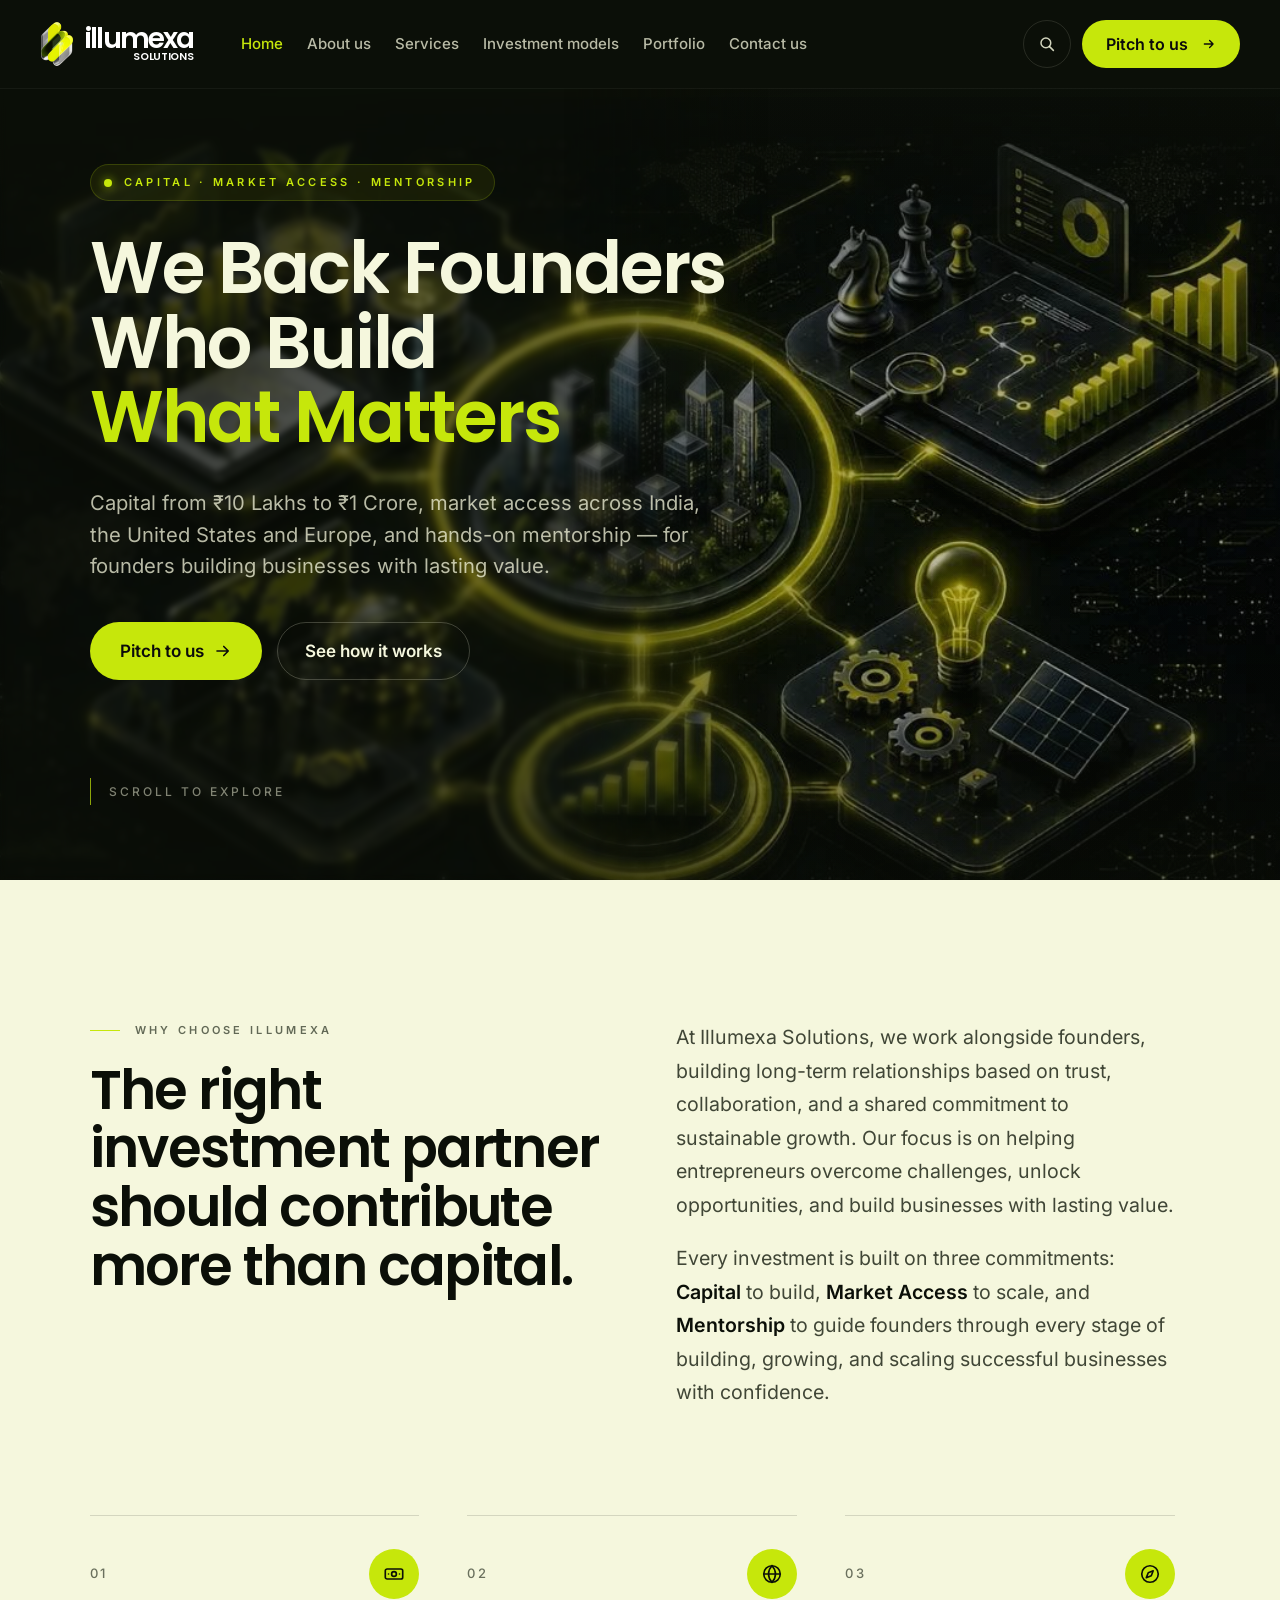
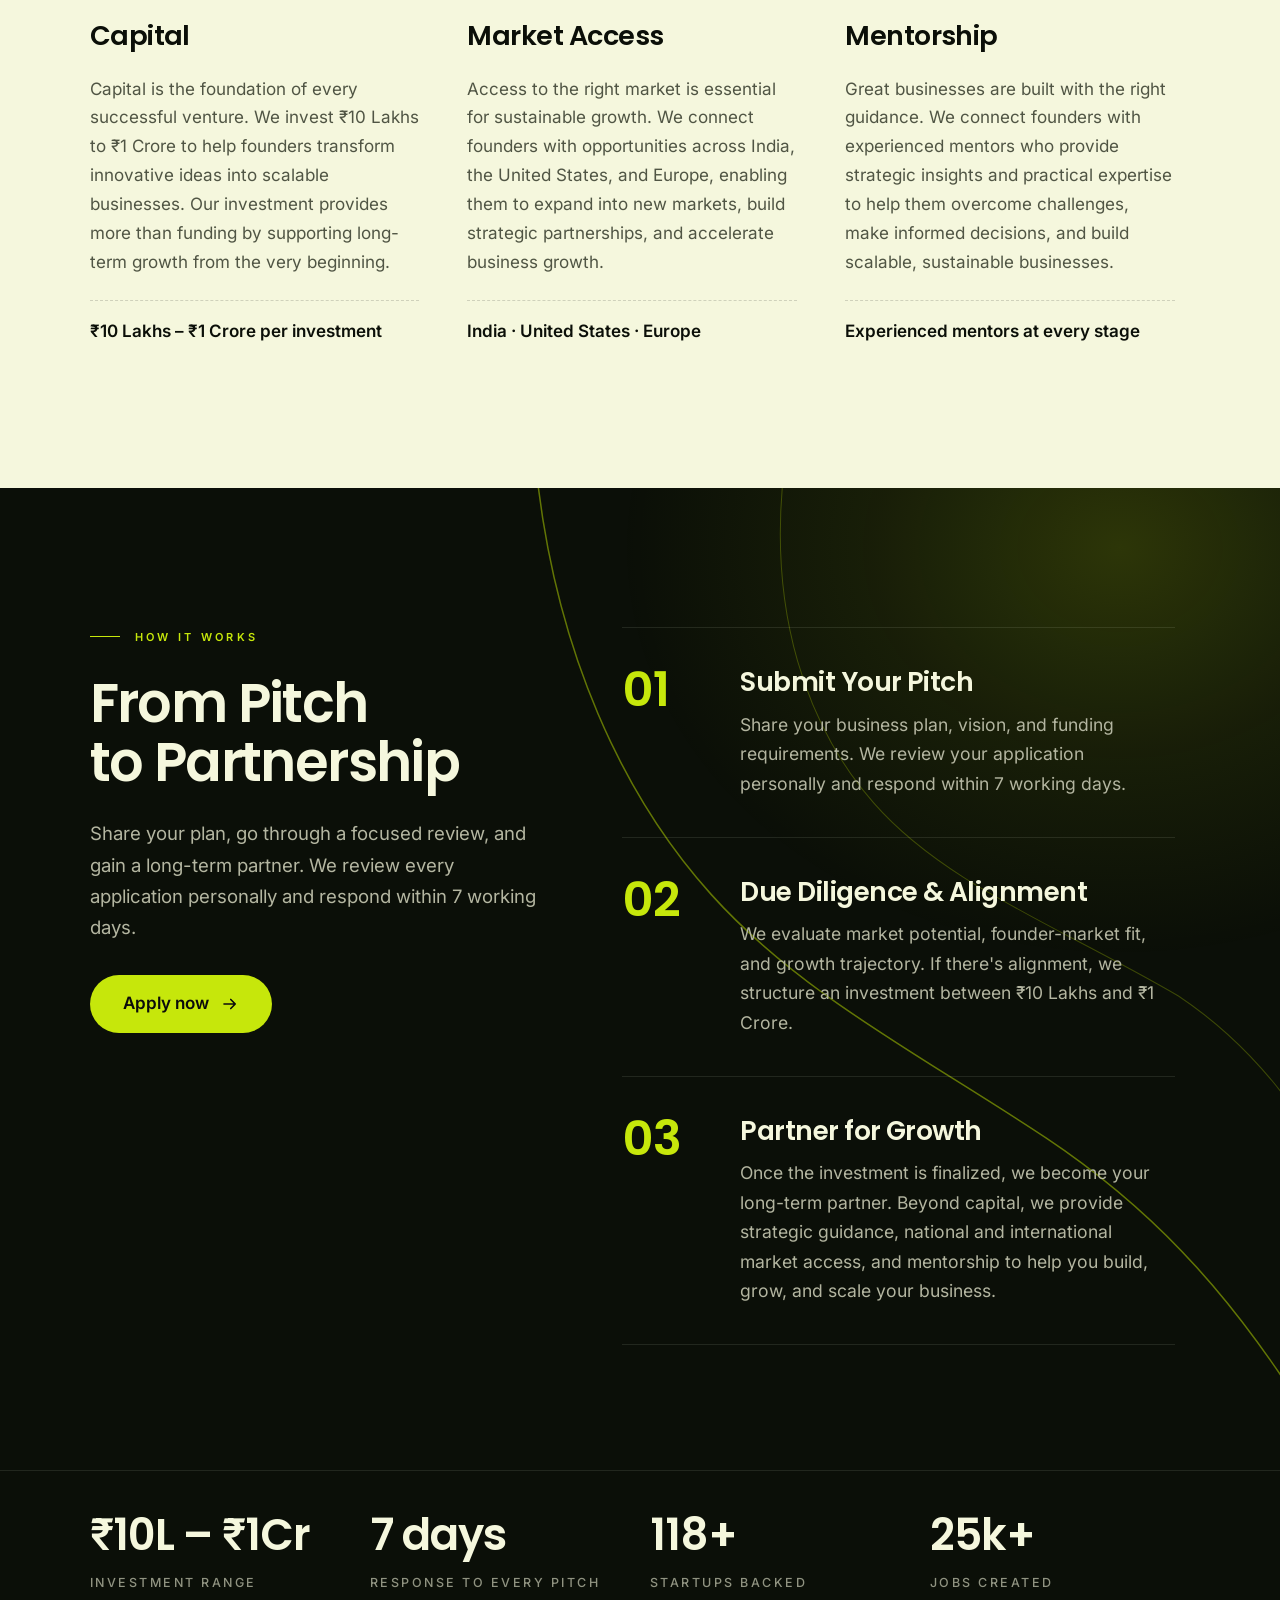
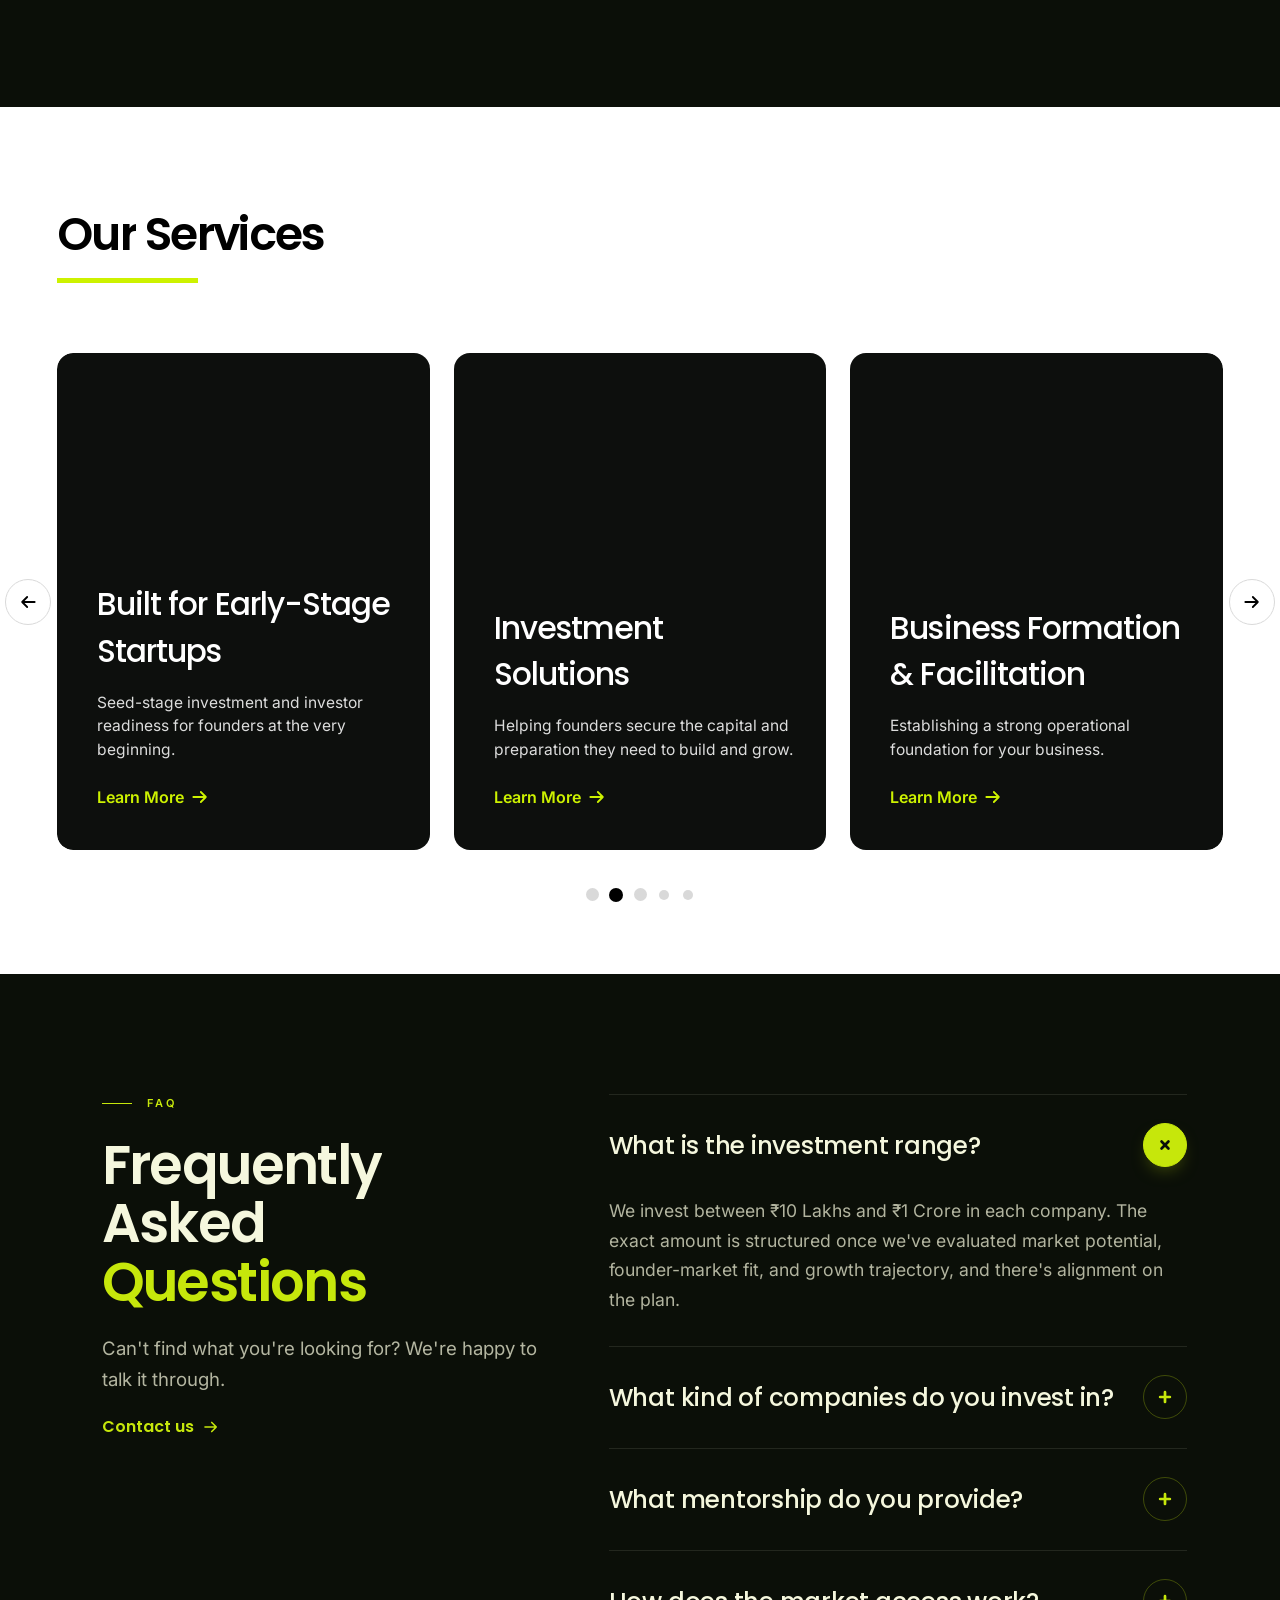
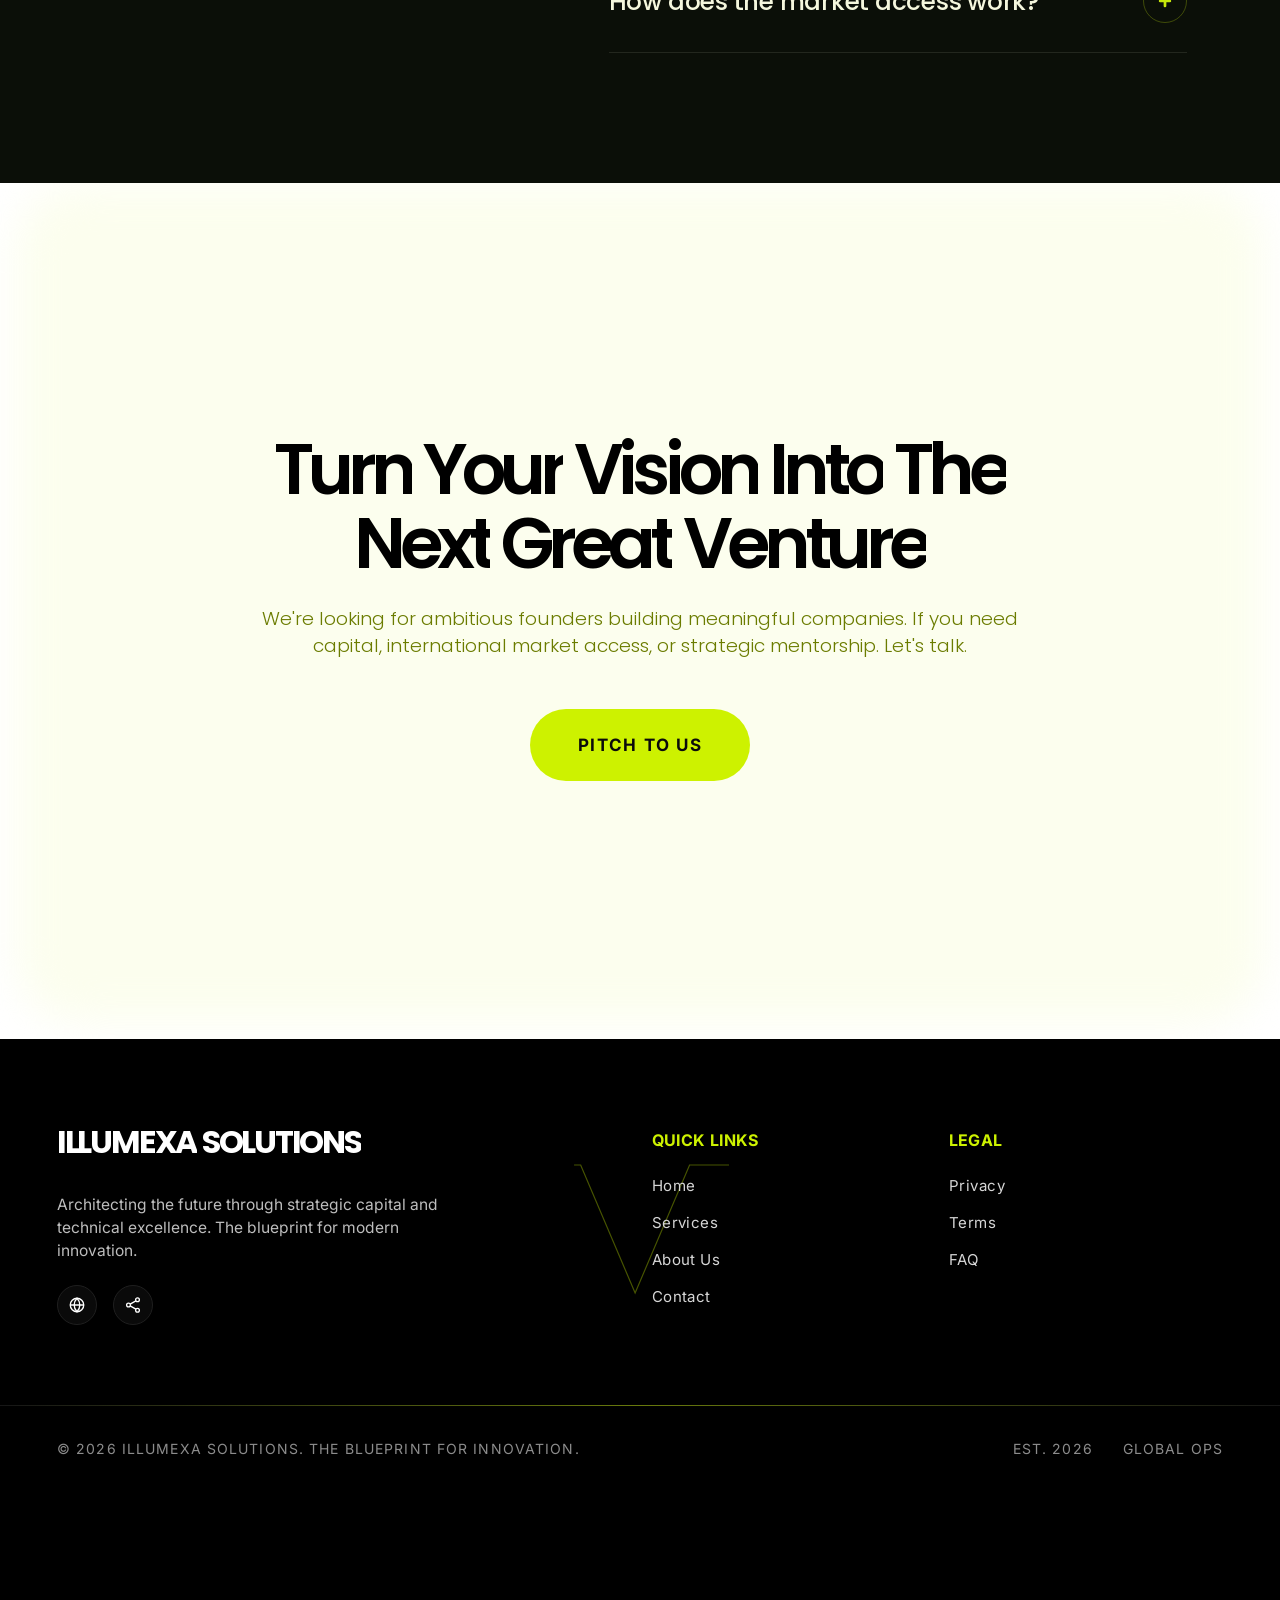
<file: src/index.html>
<!DOCTYPE html>
<html lang="en">
<head>
  <meta charset="utf-8">
  <meta name="viewport" content="width=device-width, initial-scale=1">
  <title>Illumexa Solutions | Capital, Market Access &amp; Mentorship</title>
  <meta name="description" content="Illumexa Solutions backs early-stage founders with ₹10 Lakhs to ₹1 Crore in capital, market access across India, the US and Europe, and hands-on mentorship.">
  <meta name="theme-color" content="#000000">
  <link rel="icon" href="data:image/svg+xml,%3Csvg xmlns='http://www.w3.org/2000/svg' viewBox='0 0 32 32'%3E%3Crect width='32' height='32' rx='7' fill='%23000'/%3E%3Cg transform='rotate(32 16 16)'%3E%3Crect x='12' y='4' width='8' height='12' rx='4' fill='%23cdf200'/%3E%3Crect x='14' y='16' width='8' height='12' rx='4' fill='%23cdf200'/%3E%3C/g%3E%3C/svg%3E">
  <meta property="og:type" content="website">
  <meta property="og:site_name" content="Illumexa Solutions">
  <meta property="og:title" content="Illumexa Solutions | We Back Founders Who Build What Matters">
  <meta property="og:description" content="Capital, market access and mentorship for ambitious founders building meaningful companies.">
  <meta property="og:image" content="assets/images/hero-poster.jpg">

  <link rel="preload" href="assets/fonts/poppins-latin-500-normal.woff2" as="font" type="font/woff2" crossorigin>
  <link rel="preload" href="assets/fonts/inter-latin-wght-normal.woff2" as="font" type="font/woff2" crossorigin>
  <link rel="preload" href="assets/images/hero-poster.jpg" as="image" fetchpriority="high">
  <link rel="preload" href="assets/images/logo/illumexa-mark.png" as="image" fetchpriority="high">

  <link rel="stylesheet" href="styles/base.css">
  <link rel="stylesheet" href="styles/home.css">

  <script>
    // Gate the reveal styles on JS (dropped again if the scripts never run), and open the
    // page with the intro on the first page of a visit, or a short veil after that.
    (function (root) {
      root.classList.add('js');
      try {
        if (!matchMedia('(prefers-reduced-motion: reduce)').matches) {
          root.classList.add(sessionStorage.getItem('illumexa-visited') ? 'is-arriving' : 'is-intro');
          sessionStorage.setItem('illumexa-visited', '1');
        }
      } catch (error) {}
      setTimeout(function () {
        if (!window.illumexaReady) root.classList.remove('js');
      }, 3000);
    })(document.documentElement);
  </script>
  <script src="scripts/main.js" defer></script>
  <script src="scripts/home.js" defer></script>
</head>
<body id="top">
  <a class="skip-link" href="#main">Skip to content</a>

  <!-- Icon sprite (kept renderable, not display:none, as the sprites that hold gradients need it) -->
  <svg class="sprite" aria-hidden="true" focusable="false">
    <symbol id="i-search" viewBox="0 0 24 24" fill="none" stroke="currentColor" stroke-width="2" stroke-linecap="round">
      <circle cx="10.5" cy="10.5" r="6.5"/><path d="m15.5 15.5 5 5"/>
    </symbol>
    <symbol id="i-arrow-right" viewBox="0 0 24 24" fill="none" stroke="currentColor" stroke-width="2.2" stroke-linecap="round" stroke-linejoin="round">
      <path d="M4 12h15M13 6l6 6-6 6"/>
    </symbol>
    <symbol id="i-plus" viewBox="0 0 24 24" fill="none" stroke="currentColor" stroke-width="3.6" stroke-linecap="round">
      <path d="M12 5.5v13M5.5 12h13"/>
    </symbol>
    <symbol id="i-globe" viewBox="0 0 24 24" fill="none" stroke="currentColor" stroke-width="1.8">
      <circle cx="12" cy="12" r="9"/><path d="M3 12h18M12 3c2.5 2.6 3.8 5.6 3.8 9s-1.3 6.4-3.8 9c-2.5-2.6-3.8-5.6-3.8-9S9.5 5.6 12 3Z"/>
    </symbol>
    <symbol id="i-share" viewBox="0 0 24 24" fill="none" stroke="currentColor" stroke-width="1.8">
      <circle cx="18" cy="5" r="2.5"/><circle cx="6" cy="12" r="2.5"/><circle cx="18" cy="19" r="2.5"/><path d="m8.2 10.8 7.6-4.4M8.2 13.2l7.6 4.4"/>
    </symbol>

    <symbol id="i-cash" viewBox="0 0 24 24" fill="none" stroke="currentColor" stroke-width="1.8" stroke-linecap="round" stroke-linejoin="round">
      <rect x="2.5" y="6.5" width="19" height="11" rx="2"/><circle cx="12" cy="12" r="2.6"/><path d="M6 12h.01M18 12h.01"/>
    </symbol>
    <symbol id="i-compass" viewBox="0 0 24 24" fill="none" stroke="currentColor" stroke-width="1.8" stroke-linecap="round" stroke-linejoin="round">
      <circle cx="12" cy="12" r="9"/><path d="m15.5 8.5-2.1 5.4-5.4 2.1 2.1-5.4z"/>
    </symbol>
  </svg>

  <!-- ============ HEADER ============ -->
  <header class="site-header" data-header data-motion>
    <nav class="site-nav" aria-label="Primary">
      <a class="brand" href="index.html" aria-label="Illumexa Solutions — home">
        <img class="brand__mark" src="assets/images/logo/illumexa-mark.png" alt="" width="127" height="176" decoding="async">
        <span class="brand__word" aria-hidden="true">
          <span class="brand__name">illumexa</span>
          <span class="brand__sub">SOLUTIONS</span>
        </span>
      </a>

      <div class="site-nav__menu" id="site-menu" data-menu>
        <ul class="nav-list">
          <li><a class="nav-link" href="index.html" aria-current="page">Home</a></li>
          <li><a class="nav-link" href="about-us.html">About us</a></li>
          <li><a class="nav-link" href="services.html">Services</a></li>
          <li><a class="nav-link" href="#" data-page="investment-models">Investment models</a></li>
          <li><a class="nav-link" href="#" data-page="portfolio">Portfolio</a></li>
          <li><a class="nav-link" href="contact.html">Contact us</a></li>
          <li class="nav-list__cta"><a class="btn btn--lime btn--sm" href="contact.html">Pitch to us <svg class="icon" aria-hidden="true" focusable="false"><use href="#i-arrow-right"/></svg></a></li>
        </ul>
      </div>

      <div class="site-nav__actions">
        <button class="nav-search" type="button" aria-label="Search" aria-haspopup="dialog" aria-controls="site-search" data-search-open>
          <svg class="icon" aria-hidden="true" focusable="false"><use href="#i-search"/></svg>
          <span class="nav-search__label" aria-hidden="true">Search</span>
        </button>
        <a class="btn btn--lime btn--sm site-nav__pitch" href="contact.html">Pitch to us <svg class="icon" aria-hidden="true" focusable="false"><use href="#i-arrow-right"/></svg></a>
        <button class="nav-toggle" type="button" aria-expanded="false" aria-controls="site-menu" aria-label="Open menu" data-menu-toggle>
          <span class="nav-toggle__bar" aria-hidden="true"></span>
        </button>
      </div>
    </nav>
  </header>

  <main id="main">
    <!-- ============ HERO ============ -->
    <section class="hero" aria-labelledby="hero-title" data-parallax-scope data-ambient>
      <!-- Autoplays from the markup alone (muted, looped, inline; the phone-sized file on
           narrow screens); home.js only keeps it running — see initHeroVideo. -->
      <video class="hero__video" poster="assets/images/hero-poster.jpg" autoplay muted loop playsinline preload="metadata" disablepictureinpicture aria-hidden="true" data-hero-video>
        <source src="assets/videos/spotlight-bg-480.mp4" type="video/mp4" media="(max-width: 767px)">
        <source src="assets/videos/spotlight-bg.mp4" type="video/mp4">
      </video>
      <div class="hero__overlay" aria-hidden="true"></div>
      <!-- Soft focus behind the copy only: blurs the film beneath the text column and fades
           out before the city, so the rest of the video stays sharp. -->
      <div class="hero__focus" aria-hidden="true"></div>

      <div class="hero__content hero-exit">
        <p class="badge hero__badge"><span class="badge__dot" aria-hidden="true"></span>Capital · Market Access · Mentorship</p>
        <h1 class="hero__title word-reveal" id="hero-title">
          <span class="hero__line"><span>We Back Founders</span></span>
          <span class="hero__line"><span>Who Build</span></span>
          <span class="hero__line"><span><em class="text-lime">What Matters</em></span></span>
        </h1>
        <p class="hero__text text-reveal">Capital from ₹10 Lakhs to ₹1 Crore, market access across India, the United States and Europe, and hands-on mentorship — for founders building businesses with lasting value.</p>
        <div class="hero__actions reveal-group" data-stagger>
          <a class="btn btn--lime btn--hero reveal-item" href="contact.html">Pitch to us <svg class="icon" aria-hidden="true" focusable="false"><use href="#i-arrow-right"/></svg></a>
          <a class="btn btn--ghost btn--hero reveal-item" href="#process">See how it works</a>
        </div>
      </div>

      <a class="hero__scroll" href="#why">Scroll to explore</a>
    </section>

    <!-- ============ WHY CHOOSE ============ -->
    <!-- The intro is a two-column statement; the three commitments follow as a flat,
         rule-topped grid (01 / 02 / 03) rather than cards. -->
    <section class="why" id="why" aria-labelledby="why-title" data-ambient data-parallax-scope data-observe data-seam>
      <div class="home-container why__intro" data-stagger>
        <div class="why__lead">
          <p class="eyebrow eyebrow--dash wipe-reveal">Why choose Illumexa</p>
          <h2 class="why__title word-reveal scroll-grow" id="why-title">The right investment partner should contribute more than capital.</h2>
        </div>
        <div class="why__text text-reveal">
          <p>At Illumexa Solutions, we work alongside founders, building long-term relationships based on trust, collaboration, and a shared commitment to sustainable growth. Our focus is on helping entrepreneurs overcome challenges, unlock opportunities, and build businesses with lasting value.</p>
          <p>Every investment is built on three commitments: <strong>Capital</strong> to build, <strong>Market Access</strong> to scale, and <strong>Mentorship</strong> to guide founders through every stage of building, growing, and scaling successful businesses with confidence.</p>
        </div>
      </div>

      <ul class="home-container why__features" role="list" data-stagger data-search-type="Why Illumexa">
        <li class="feature card-reveal">
          <div class="feature__head">
            <span class="feature__index" aria-hidden="true">01</span>
            <span class="feature__icon" aria-hidden="true"><svg class="icon fx-icon"><use href="#i-cash"/></svg></span>
          </div>
          <h3 class="feature__title">Capital</h3>
          <p class="feature__text">Capital is the foundation of every successful venture. We invest ₹10 Lakhs to ₹1 Crore to help founders transform innovative ideas into scalable businesses. Our investment provides more than funding by supporting long-term growth from the very beginning.</p>
          <p class="feature__note">₹10 Lakhs – ₹1 Crore per investment</p>
        </li>
        <li class="feature card-reveal">
          <div class="feature__head">
            <span class="feature__index" aria-hidden="true">02</span>
            <span class="feature__icon" aria-hidden="true"><svg class="icon fx-icon"><use href="#i-globe"/></svg></span>
          </div>
          <h3 class="feature__title">Market Access</h3>
          <p class="feature__text">Access to the right market is essential for sustainable growth. We connect founders with opportunities across India, the United States, and Europe, enabling them to expand into new markets, build strategic partnerships, and accelerate business growth.</p>
          <p class="feature__note">India · United States · Europe</p>
        </li>
        <li class="feature card-reveal">
          <div class="feature__head">
            <span class="feature__index" aria-hidden="true">03</span>
            <span class="feature__icon" aria-hidden="true"><svg class="icon fx-icon"><use href="#i-compass"/></svg></span>
          </div>
          <h3 class="feature__title">Mentorship</h3>
          <p class="feature__text">Great businesses are built with the right guidance. We connect founders with experienced mentors who provide strategic insights and practical expertise to help them overcome challenges, make informed decisions, and build scalable, sustainable businesses.</p>
          <p class="feature__note">Experienced mentors at every stage</p>
        </li>
      </ul>
    </section>

    <!-- ============ HOW IT WORKS + IMPACT ============ -->
    <!-- A lit corner behind the intro; the three steps are a rule-divided list with large
         lime numerals (each rule draws in as its step arrives, then a light runs down them);
         the four figures count up once under a rule. -->
    <section class="process" id="process" aria-labelledby="process-title" data-ambient data-parallax-scope data-observe data-seam>
      <div class="process__glow parallax" aria-hidden="true"></div>
      <svg class="process__trace parallax" viewBox="0 0 1440 1200" preserveAspectRatio="xMidYMid slice" aria-hidden="true" focusable="false" data-draw>
        <path d="M620 0C640 160 700 300 790 400 880 500 1000 560 1120 640 1240 720 1330 820 1440 1020" fill="none" stroke="#cdf200" stroke-width="1.5" stroke-dasharray="2 9" stroke-linecap="round" opacity=".45"/>
        <path d="M860 0C850 120 880 230 950 310 1020 390 1130 430 1250 500 1340 560 1400 650 1440 760" fill="none" stroke="#cdf200" stroke-width="1" stroke-dasharray="2 10" stroke-linecap="round" opacity=".25"/>
      </svg>

      <div class="home-container process__grid">
        <div class="process__intro" data-stagger>
          <p class="eyebrow eyebrow--dash wipe-reveal">How it works</p>
          <h2 class="process__title word-reveal" id="process-title">From Pitch <br>to Partnership</h2>
          <p class="process__text text-reveal">Share your plan, go through a focused review, and gain a long-term partner. We review every application personally and respond within 7 working days.</p>
          <a class="btn btn--lime btn--md process__cta" href="contact.html" data-reveal>Apply now <svg class="icon" aria-hidden="true" focusable="false"><use href="#i-arrow-right"/></svg></a>
        </div>

        <ol class="steps" role="list" data-observe data-search-type="How it works">
          <li class="step" data-reveal>
            <span class="step__num" aria-hidden="true">01</span>
            <div class="step__body">
              <h3 class="step__title">Submit Your Pitch</h3>
              <p class="step__text">Share your business plan, vision, and funding requirements. We review your application personally and respond within 7 working days.</p>
            </div>
          </li>
          <li class="step" data-reveal>
            <span class="step__num" aria-hidden="true">02</span>
            <div class="step__body">
              <h3 class="step__title">Due Diligence &amp; Alignment</h3>
              <p class="step__text">We evaluate market potential, founder-market fit, and growth trajectory. If there's alignment, we structure an investment between ₹10 Lakhs and ₹1 Crore.</p>
            </div>
          </li>
          <li class="step" data-reveal>
            <span class="step__num" aria-hidden="true">03</span>
            <div class="step__body">
              <h3 class="step__title">Partner for Growth</h3>
              <p class="step__text">Once the investment is finalized, we become your long-term partner. Beyond capital, we provide strategic guidance, national and international market access, and mentorship to help you build, grow, and scale your business.</p>
            </div>
          </li>
          <li class="steps__light" aria-hidden="true" role="presentation"></li>
        </ol>
      </div>

      <ul class="home-container stats" role="list" aria-label="Illumexa in numbers" data-stagger>
        <li class="stat" data-reveal><span class="stat__value">₹10L – ₹1Cr</span><span class="stat__label">Investment range</span></li>
        <li class="stat" data-reveal><span class="stat__value" data-count="7" data-suffix=" days">7 days</span><span class="stat__label">Response to every pitch</span></li>
        <li class="stat" data-reveal><span class="stat__value" data-count="120" data-suffix="+">120+</span><span class="stat__label">Startups backed</span></li>
        <li class="stat" data-reveal><span class="stat__value" data-count="25" data-suffix="k+">25k+</span><span class="stat__label">Jobs created</span></li>
      </ul>
    </section>

    <!-- ============ SERVICES ============ -->
    <section class="services" id="services" aria-labelledby="services-title" data-observe data-seam>
      <div class="container">
        <h2 class="section-title services__title word-reveal" id="services-title">Our Services</h2>

        <!-- Looping carousel: the first card listed sits just off-screen to the left, so the
             mock's opening view (Investment, Formation, Strategic) centres on the third dot. -->
        <div class="carousel" data-carousel data-carousel-start="1" aria-roledescription="carousel" aria-label="Our services" data-reveal>
          <div class="carousel__viewport">
            <button class="carousel__arrow carousel__arrow--prev" type="button" aria-label="Previous services" aria-controls="services-track" data-carousel-prev>
              <svg class="icon" aria-hidden="true" focusable="false"><use href="#i-arrow-right"/></svg>
            </button>
            <ul class="carousel__track" id="services-track" role="list" tabindex="0" data-carousel-track data-search-type="Service">
              <li class="carousel__slide" role="group" aria-roledescription="slide" aria-label="1 of 5">
                <article class="service-card">
                  <div class="service-card__media image-reveal" data-media>
                    <img src="assets/images/services/early-stage.jpg"
                         srcset="assets/images/services/early-stage-480.jpg 480w, assets/images/services/early-stage.jpg 842w"
                         sizes="(max-width: 767px) 86vw, (max-width: 1023px) 45vw, 421px"
                         alt="Startup team gathered around a “Start It Up!” presentation" width="842" height="1122" loading="lazy" decoding="async" data-fallback>
                  </div>
                  <div class="service-card__body">
                    <h3 class="service-card__title">Built for Early-Stage Startups</h3>
                    <p class="service-card__text">Seed-stage investment and investor readiness for founders at the very beginning.</p>
                    <a class="service-card__link" href="services/early-stage-startups.html">Learn More <svg class="icon" aria-hidden="true" focusable="false"><use href="#i-arrow-right"/></svg><span class="visually-hidden"> about support for early-stage startups</span></a>
                  </div>
                </article>
              </li>
              <li class="carousel__slide" role="group" aria-roledescription="slide" aria-label="2 of 5">
                <article class="service-card">
                  <div class="service-card__media image-reveal" data-media>
                    <img src="assets/images/services/investment.jpg"
                         srcset="assets/images/services/investment-480.jpg 480w, assets/images/services/investment.jpg 842w"
                         sizes="(max-width: 767px) 86vw, (max-width: 1023px) 45vw, 421px"
                         alt="Two business partners in suits shaking hands" width="842" height="1122" loading="lazy" decoding="async" data-fallback>
                  </div>
                  <div class="service-card__body">
                    <h3 class="service-card__title">Investment Solutions</h3>
                    <p class="service-card__text">Helping founders secure the capital and preparation they need to build and grow.</p>
                    <a class="service-card__link" href="services/investment-solutions.html">Learn More <svg class="icon" aria-hidden="true" focusable="false"><use href="#i-arrow-right"/></svg><span class="visually-hidden"> about Investment Solutions</span></a>
                  </div>
                </article>
              </li>
              <li class="carousel__slide" role="group" aria-roledescription="slide" aria-label="3 of 5">
                <article class="service-card">
                  <div class="service-card__media image-reveal" data-media>
                    <img src="assets/images/services/business-formation.jpg"
                         srcset="assets/images/services/business-formation-480.jpg 480w, assets/images/services/business-formation.jpg 842w"
                         sizes="(max-width: 767px) 86vw, (max-width: 1023px) 45vw, 421px"
                         alt="Hand signing a business registration document with a fountain pen" width="842" height="1122" loading="lazy" decoding="async" data-fallback>
                  </div>
                  <div class="service-card__body">
                    <h3 class="service-card__title">Business Formation &amp; Facilitation</h3>
                    <p class="service-card__text">Establishing a strong operational foundation for your business.</p>
                    <a class="service-card__link" href="services/business-formation-facilitation.html">Learn More <svg class="icon" aria-hidden="true" focusable="false"><use href="#i-arrow-right"/></svg><span class="visually-hidden"> about Business Formation &amp; Facilitation</span></a>
                  </div>
                </article>
              </li>
              <li class="carousel__slide" role="group" aria-roledescription="slide" aria-label="4 of 5">
                <article class="service-card">
                  <div class="service-card__media image-reveal" data-media>
                    <img src="assets/images/services/strategic-consulting.jpg"
                         srcset="assets/images/services/strategic-consulting-480.jpg 480w, assets/images/services/strategic-consulting.jpg 842w"
                         sizes="(max-width: 767px) 86vw, (max-width: 1023px) 45vw, 421px"
                         alt="Team fitting large puzzle pieces together on a table" width="842" height="1122" loading="lazy" decoding="async" data-fallback>
                  </div>
                  <div class="service-card__body">
                    <h3 class="service-card__title">Strategic Business Consulting</h3>
                    <p class="service-card__text">Expert guidance to help founders make confident business decisions.</p>
                    <a class="service-card__link" href="services/strategic-business-consulting.html">Learn More <svg class="icon" aria-hidden="true" focusable="false"><use href="#i-arrow-right"/></svg><span class="visually-hidden"> about Strategic Business Consulting</span></a>
                  </div>
                </article>
              </li>
              <li class="carousel__slide" role="group" aria-roledescription="slide" aria-label="5 of 5">
                <article class="service-card">
                  <div class="service-card__media image-reveal" data-media>
                    <img src="assets/images/services/marketing.jpg"
                         srcset="assets/images/services/marketing-480.jpg 480w, assets/images/services/marketing.jpg 842w"
                         sizes="(max-width: 767px) 86vw, (max-width: 1023px) 45vw, 421px"
                         alt="Two colleagues planning a growth strategy at a sticky-note board" width="842" height="1122" loading="lazy" decoding="async" data-fallback>
                  </div>
                  <div class="service-card__body">
                    <h3 class="service-card__title">Marketing &amp; Brand Growth</h3>
                    <p class="service-card__text">Positioning and growth support to take your brand into the right markets.</p>
                    <a class="service-card__link" href="services/marketing-brand-growth.html">Learn More <svg class="icon" aria-hidden="true" focusable="false"><use href="#i-arrow-right"/></svg><span class="visually-hidden"> about Marketing &amp; Brand Growth</span></a>
                  </div>
                </article>
              </li>
            </ul>
            <button class="carousel__arrow carousel__arrow--next" type="button" aria-label="Next services" aria-controls="services-track" data-carousel-next>
              <svg class="icon" aria-hidden="true" focusable="false"><use href="#i-arrow-right"/></svg>
            </button>
          </div>
          <div class="carousel__dots" data-carousel-dots></div>
        </div>
      </div>
    </section>

    <!-- ============ FAQ ============ -->
    <!-- Dark two-column FAQ: the title and a line to Contact on the left, the accordion on
         the right with the first answer open on arrival. -->
    <section class="faq" id="faq" aria-labelledby="faq-title" data-observe data-seam data-ambient>
      <div class="home-container faq__grid">
        <div class="faq__intro" data-stagger>
          <p class="eyebrow eyebrow--dash wipe-reveal">FAQ</p>
          <h2 class="faq__title word-reveal" id="faq-title">Frequently <br>Asked <br><span class="text-lime">Questions</span></h2>
          <p class="faq__text text-reveal">Can't find what you're looking for? We're happy to talk it through.</p>
          <a class="faq__link reveal-up" href="contact.html">Contact us <svg class="icon" aria-hidden="true" focusable="false"><use href="#i-arrow-right"/></svg></a>
        </div>

        <div class="faq-list" data-accordion data-stagger>
          <div class="faq-item" data-accordion-item data-reveal>
            <h3 class="faq-item__heading">
              <button class="faq-item__trigger" type="button" id="faq-q1" aria-expanded="true" aria-controls="faq-a1" data-accordion-trigger>
                <span class="faq-item__question">What is the investment range?</span>
                <span class="faq-item__icon" aria-hidden="true"><svg class="icon"><use href="#i-plus"/></svg></span>
              </button>
            </h3>
            <div class="faq-item__panel" id="faq-a1" role="region" aria-labelledby="faq-q1">
              <div class="faq-item__inner">
                <p>We invest between ₹10 Lakhs and ₹1 Crore in each company. The exact amount is structured once we've evaluated market potential, founder-market fit, and growth trajectory, and there's alignment on the plan.</p>
              </div>
            </div>
          </div>
          <div class="faq-item" data-accordion-item data-reveal>
            <h3 class="faq-item__heading">
              <button class="faq-item__trigger" type="button" id="faq-q2" aria-expanded="false" aria-controls="faq-a2" data-accordion-trigger>
                <span class="faq-item__question">What kind of companies do you invest in?</span>
                <span class="faq-item__icon" aria-hidden="true"><svg class="icon"><use href="#i-plus"/></svg></span>
              </button>
            </h3>
            <div class="faq-item__panel" id="faq-a2" role="region" aria-labelledby="faq-q2">
              <div class="faq-item__inner">
                <p>We back ambitious early-stage founders building meaningful companies. We look for strong founder-market fit, real market potential and a clear growth trajectory.</p>
              </div>
            </div>
          </div>
          <div class="faq-item" data-accordion-item data-reveal>
            <h3 class="faq-item__heading">
              <button class="faq-item__trigger" type="button" id="faq-q3" aria-expanded="false" aria-controls="faq-a3" data-accordion-trigger>
                <span class="faq-item__question">What mentorship do you provide?</span>
                <span class="faq-item__icon" aria-hidden="true"><svg class="icon"><use href="#i-plus"/></svg></span>
              </button>
            </h3>
            <div class="faq-item__panel" id="faq-a3" role="region" aria-labelledby="faq-q3">
              <div class="faq-item__inner">
                <p>Every founder is connected with experienced mentors who share strategic insight and practical expertise, helping you overcome challenges and make informed decisions as you scale.</p>
              </div>
            </div>
          </div>
          <div class="faq-item" data-accordion-item data-reveal>
            <h3 class="faq-item__heading">
              <button class="faq-item__trigger" type="button" id="faq-q4" aria-expanded="false" aria-controls="faq-a4" data-accordion-trigger>
                <span class="faq-item__question">How does the market access work?</span>
                <span class="faq-item__icon" aria-hidden="true"><svg class="icon"><use href="#i-plus"/></svg></span>
              </button>
            </h3>
            <div class="faq-item__panel" id="faq-a4" role="region" aria-labelledby="faq-q4">
              <div class="faq-item__inner">
                <p>We connect you with customers, partners and opportunities across India, the United States and Europe, so you can expand into new markets and build strategic partnerships.</p>
              </div>
            </div>
          </div>
        </div>
      </div>
    </section>

    <!-- ============ FINAL CTA ============ -->
    <section class="cta" id="pitch" aria-labelledby="cta-title" data-parallax-scope data-observe>
      <div class="container cta__inner" data-stagger>
        <h2 class="cta__title word-reveal scroll-grow" id="cta-title">
          <span class="cta__line">Turn Your Vision Into The</span>
          <span class="cta__line">Next Great Venture</span>
        </h2>
        <p class="cta__text text-reveal">We're looking for ambitious founders building meaningful companies. If you need capital, international market access, or strategic mentorship. Let's talk.</p>
        <a class="btn btn--lime btn--lg" href="contact.html" data-reveal>Pitch to us</a>
      </div>
    </section>
  </main>

  <!-- ============ FOOTER ============ -->
  <!-- data-motion: the ILLUMEXA outline draws itself as the footer scrolls in, a single light
       passes through it, and the columns, links and rule reveal in sequence. -->
  <footer class="site-footer" data-observe data-motion>
    <svg class="site-footer__outline" viewBox="0 0 4606 1000" aria-hidden="true" focusable="false">
      <defs>
        <linearGradient id="outline-sweep-fill" x1="0" x2="1" y1="0" y2="0">
          <stop offset="0" stop-color="#fff" stop-opacity="0"/>
          <stop offset=".5" stop-color="#fff"/>
          <stop offset="1" stop-color="#fff" stop-opacity="0"/>
        </linearGradient>
        <mask id="outline-sweep" maskUnits="userSpaceOnUse" x="0" y="0" width="4606" height="1000">
          <rect class="site-footer__sweep" x="-1400" y="0" width="1400" height="1000" fill="url(#outline-sweep-fill)"/>
        </mask>
      </defs>
      <text class="site-footer__outline-text" x="2303" y="849" text-anchor="middle">ILLUMEXA</text>
      <text class="site-footer__outline-text site-footer__outline-text--light" x="2303" y="849" text-anchor="middle" mask="url(#outline-sweep)">ILLUMEXA</text>
    </svg>

    <div class="container site-footer__grid">
      <div class="site-footer__brand">
        <p class="site-footer__name word-reveal">ILLUMEXA SOLUTIONS</p>
        <p class="site-footer__about text-reveal">Architecting the future through strategic capital and technical excellence. The blueprint for modern innovation.</p>
        <div class="site-footer__social reveal-group" data-stagger>
          <a class="icon-btn reveal-item" href="index.html" aria-label="Illumexa Solutions website">
            <svg class="icon" aria-hidden="true" focusable="false"><use href="#i-globe"/></svg>
          </a>
          <button class="icon-btn reveal-item" type="button" aria-label="Share this page" data-share>
            <svg class="icon" aria-hidden="true" focusable="false"><use href="#i-share"/></svg>
          </button>
          <span class="visually-hidden" aria-live="polite" data-share-status></span>
        </div>
      </div>

      <nav class="site-footer__col" aria-labelledby="footer-quick">
        <h2 class="site-footer__heading char-reveal" id="footer-quick">Quick Links</h2>
        <ul class="site-footer__links reveal-group" role="list" data-stagger>
          <li class="reveal-item"><a href="index.html">Home</a></li>
          <li class="reveal-item"><a href="services.html">Services</a></li>
          <li class="reveal-item"><a href="about-us.html">About Us</a></li>
          <li class="reveal-item"><a href="contact.html">Contact</a></li>
        </ul>
      </nav>

      <nav class="site-footer__col" aria-labelledby="footer-legal">
        <h2 class="site-footer__heading char-reveal" id="footer-legal">Legal</h2>
        <ul class="site-footer__links reveal-group" role="list" data-stagger>
          <li class="reveal-item"><a href="#" data-page="privacy">Privacy</a></li>
          <li class="reveal-item"><a href="#" data-page="terms">Terms</a></li>
          <li class="reveal-item"><a href="faq.html">FAQ</a></li>
        </ul>
      </nav>
    </div>

    <div class="site-footer__bottom">
      <span class="site-footer__rule line-reveal" aria-hidden="true"></span>
      <div class="container site-footer__bar reveal">
        <p>© 2026 Illumexa Solutions. The blueprint for innovation.</p>
        <p class="site-footer__meta"><span>Est. 2026</span><span>Global Ops</span></p>
      </div>
    </div>
  </footer>

  <!-- ============ SEARCH ============ -->
  <dialog class="search" id="site-search" aria-labelledby="search-title" data-search>
    <h2 class="visually-hidden" id="search-title">Search this page</h2>
    <form class="search__form" role="search" data-search-form>
      <img class="search__icon" src="assets/images/logo/illumexa-mark.png" alt="" width="127" height="176" decoding="async">
      <label class="visually-hidden" for="search-input">Search services, steps and questions</label>
      <input class="search__input" id="search-input" type="search" placeholder="Search services, steps, FAQs…" autocomplete="off" spellcheck="false" data-search-input>
      <button class="search__close" type="button" data-search-close>Esc<span class="visually-hidden"> — close search</span></button>
    </form>
    <ul class="search__results" role="list" data-search-results></ul>
    <p class="visually-hidden" aria-live="polite" data-search-status></p>
  </dialog>
</body>
</html>
</file>
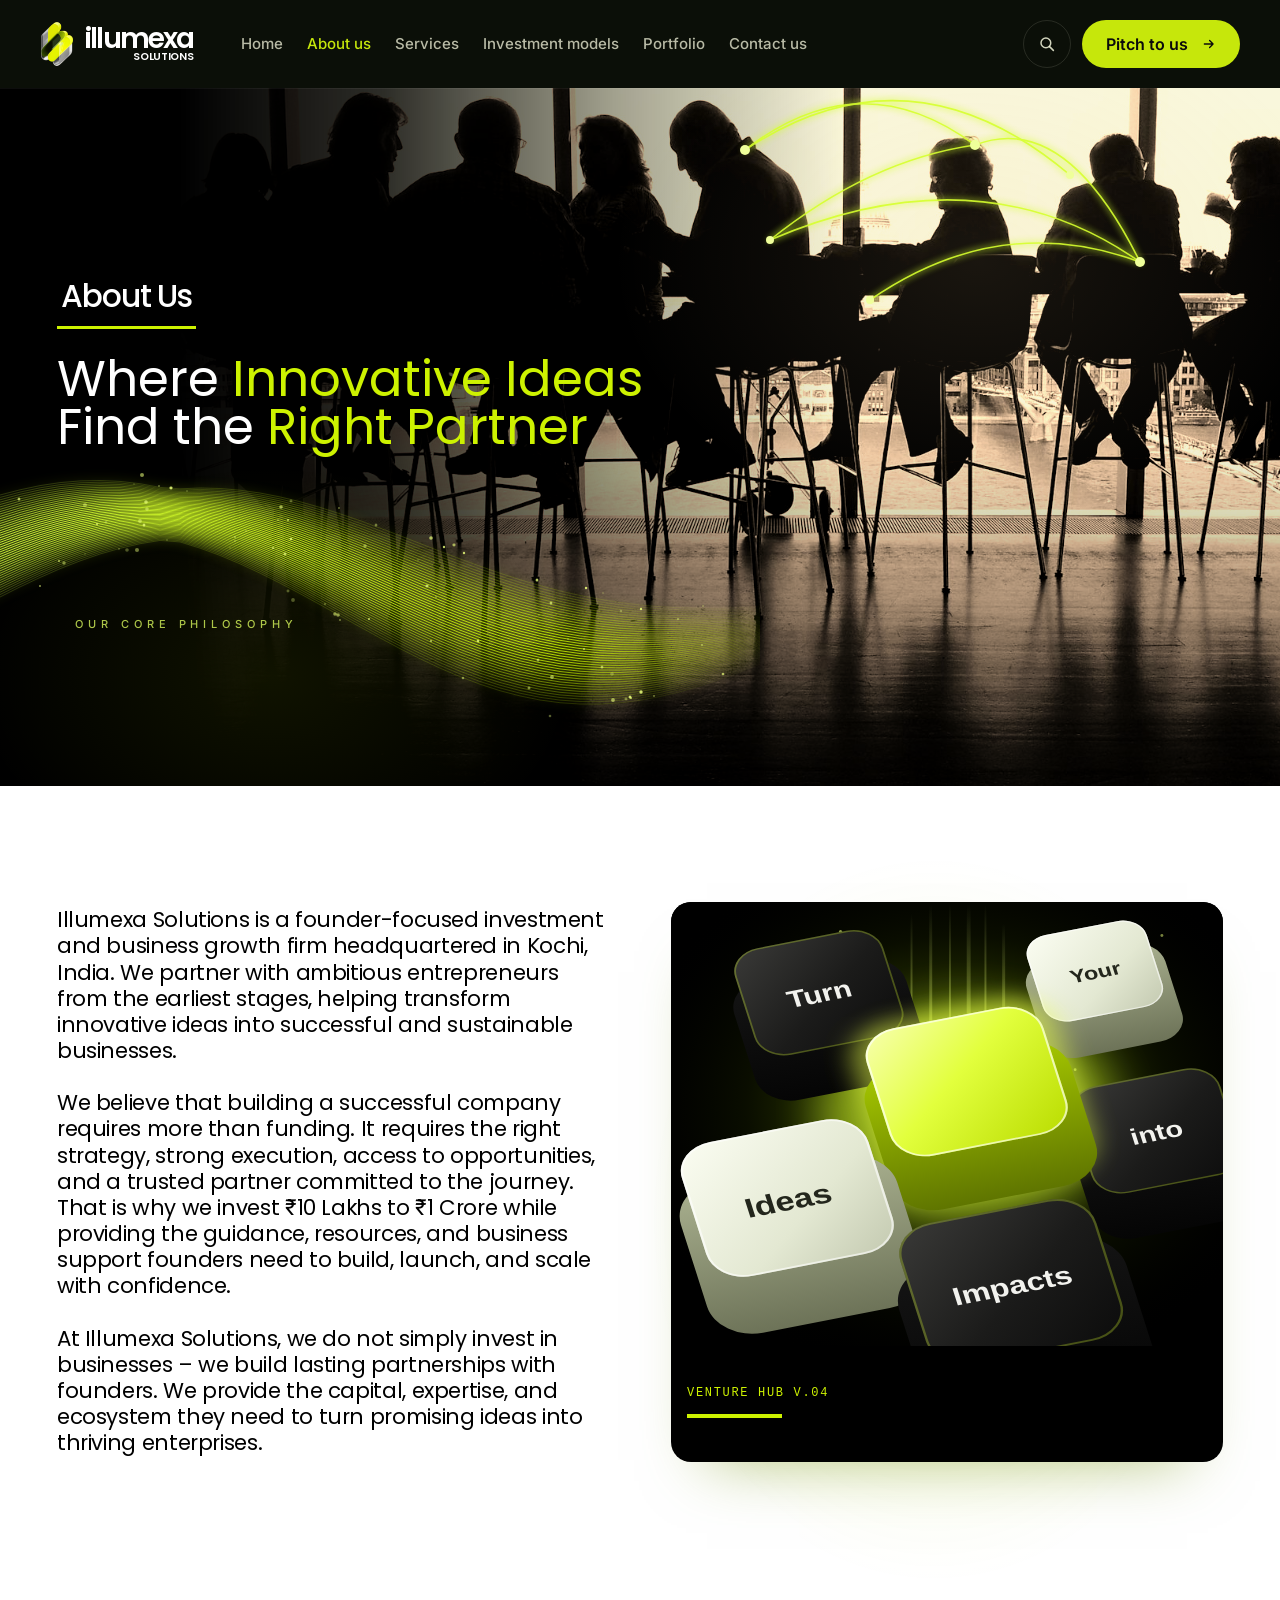
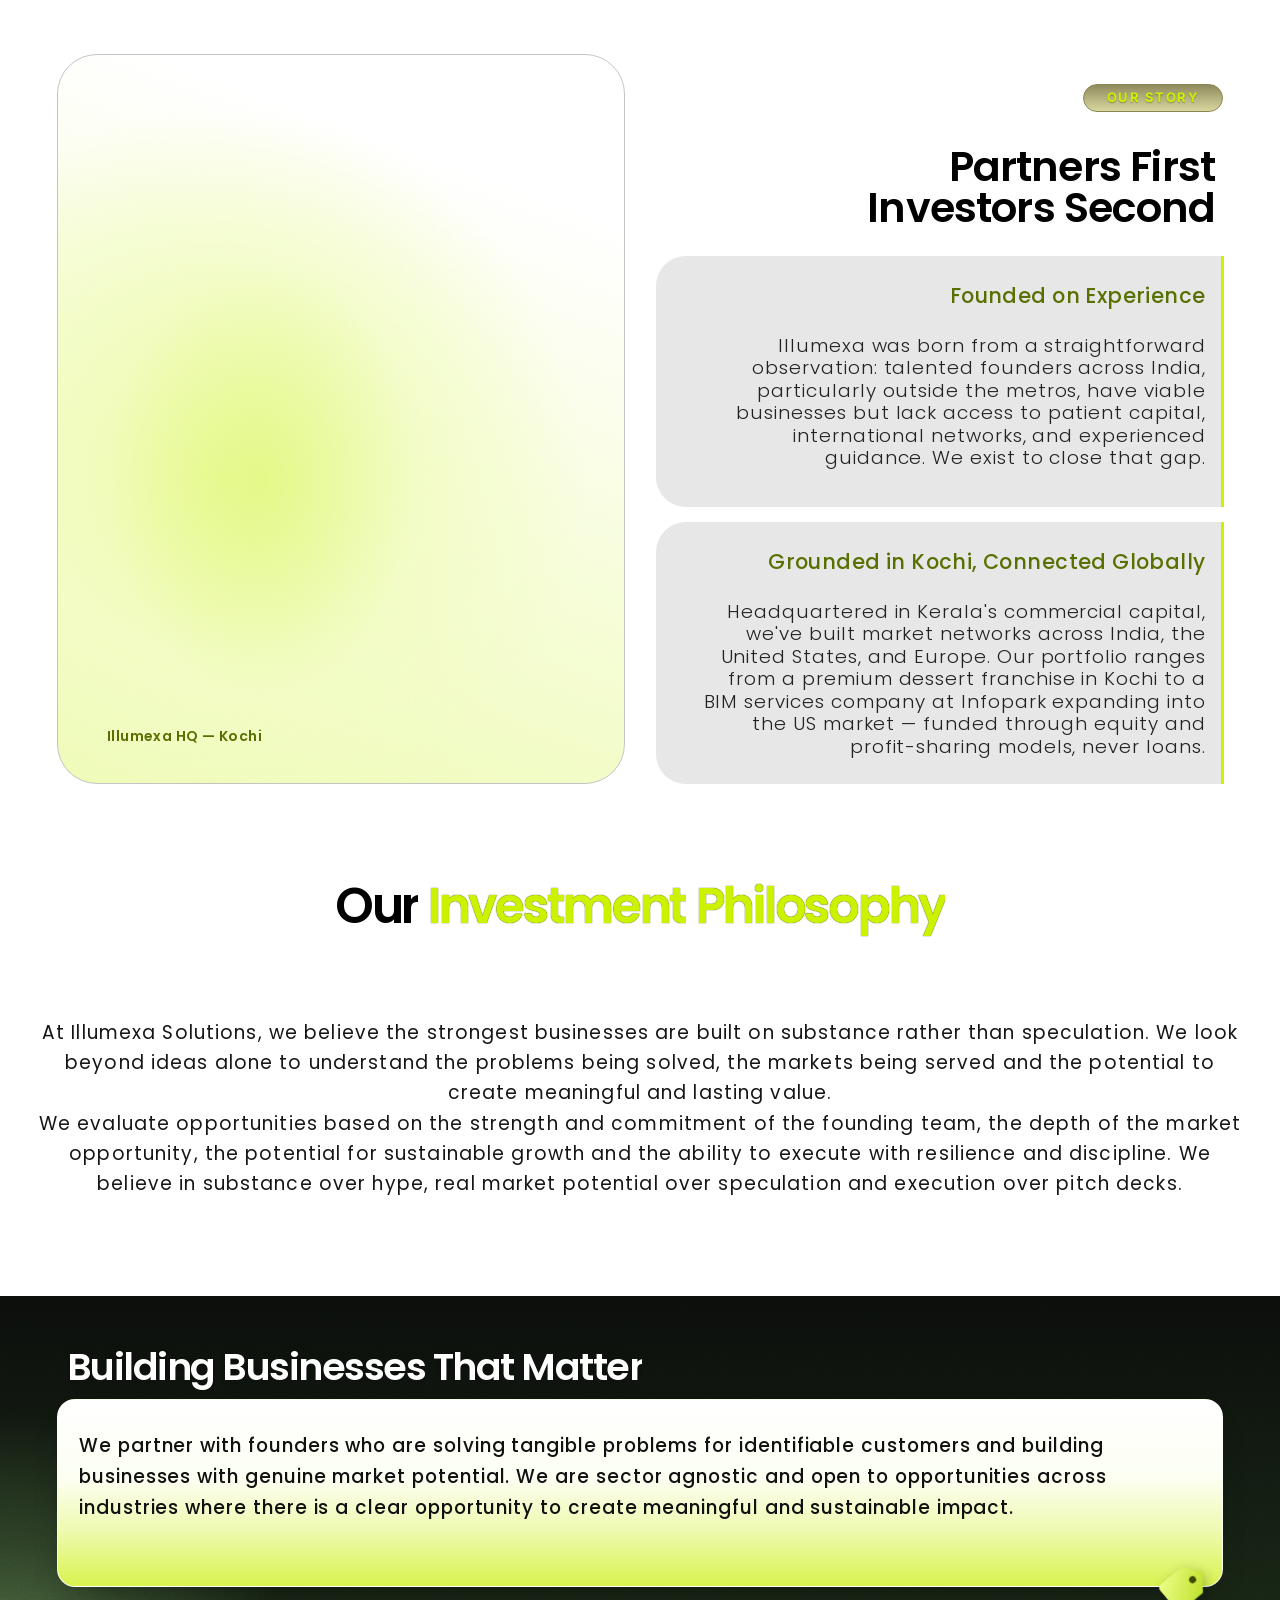
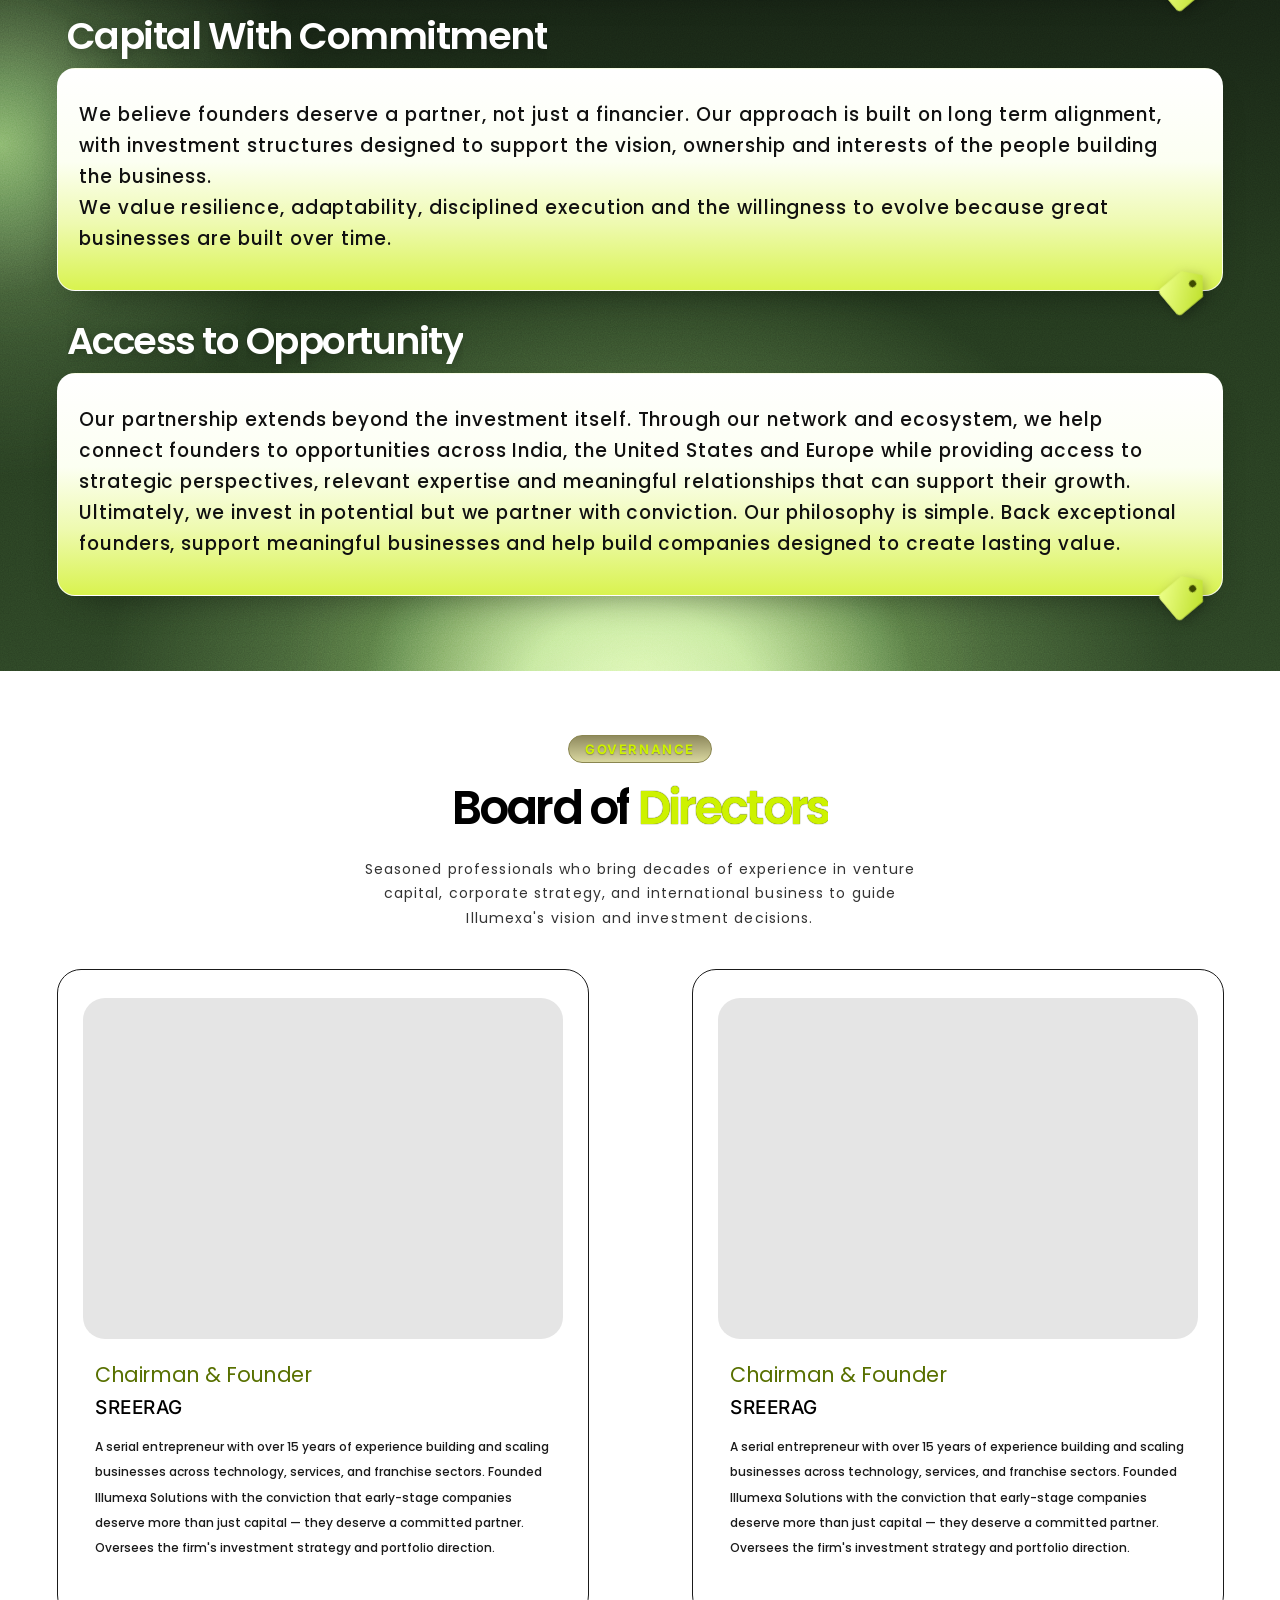
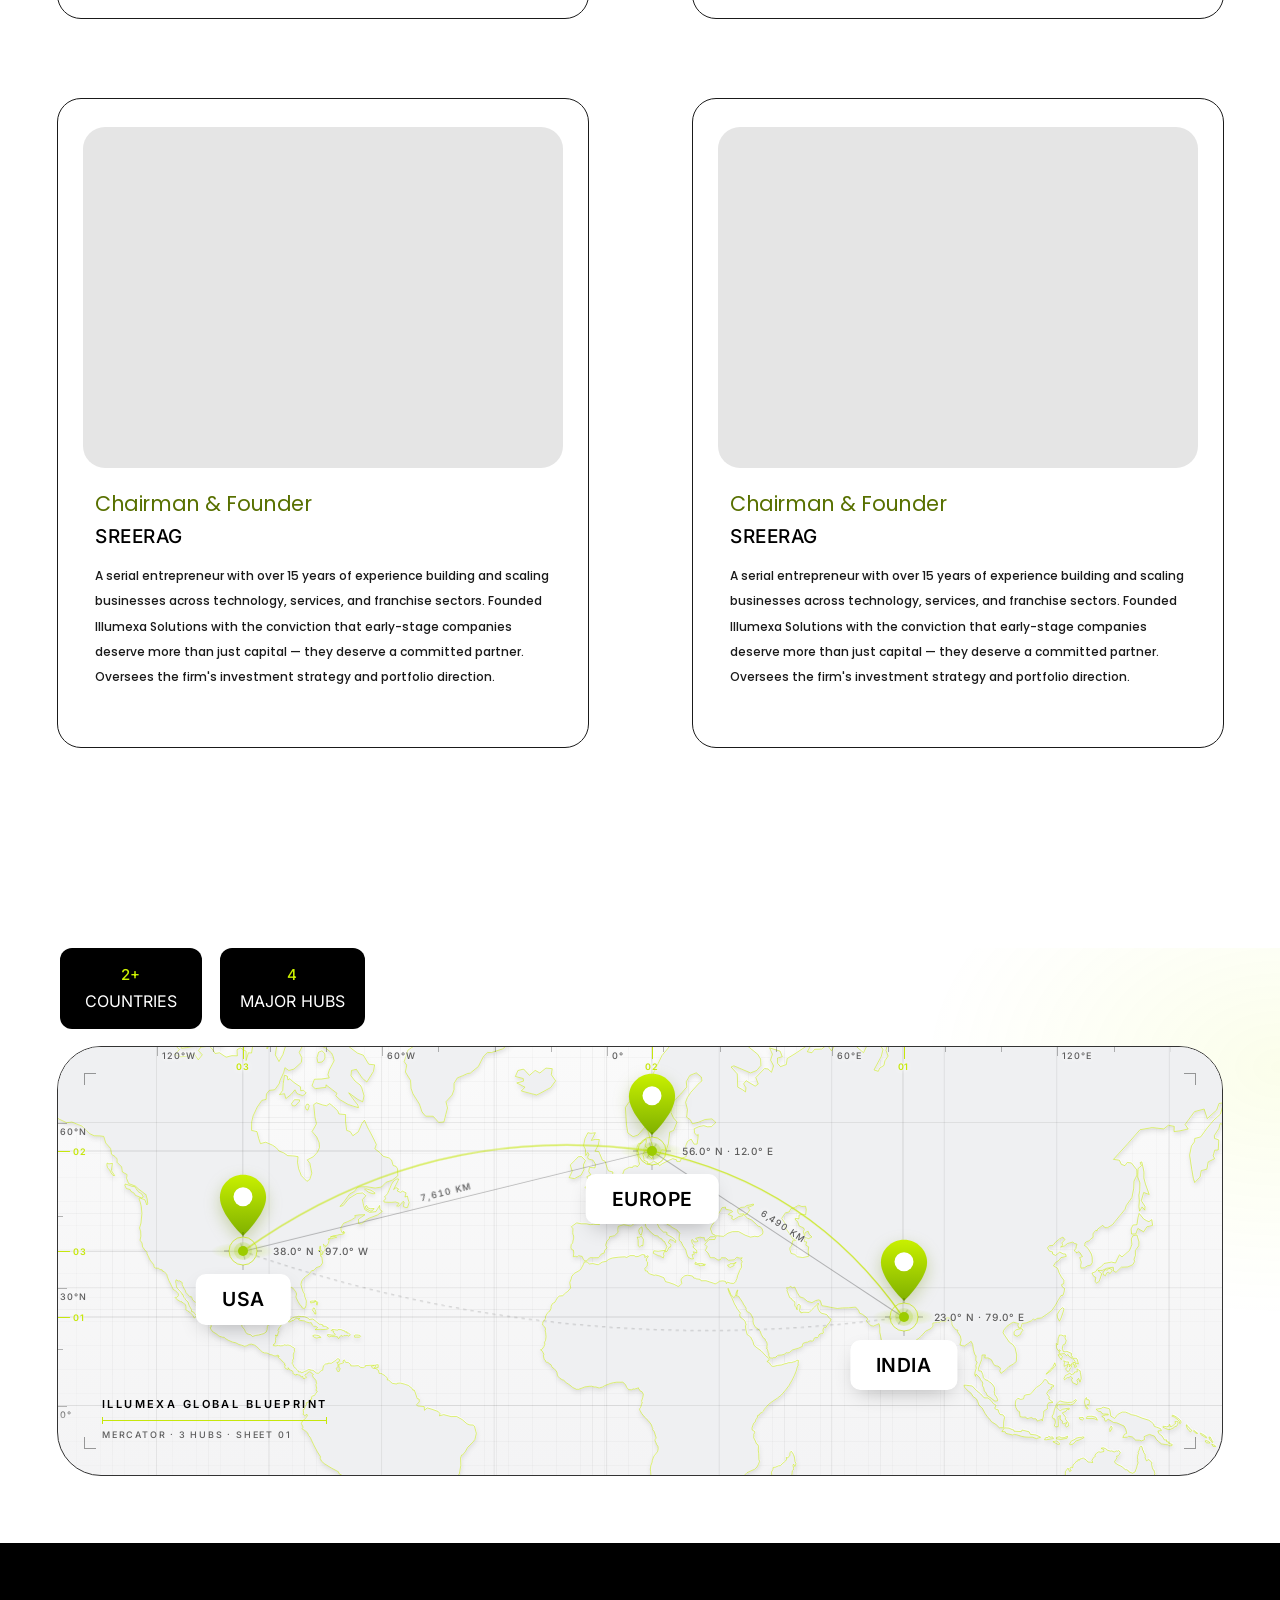
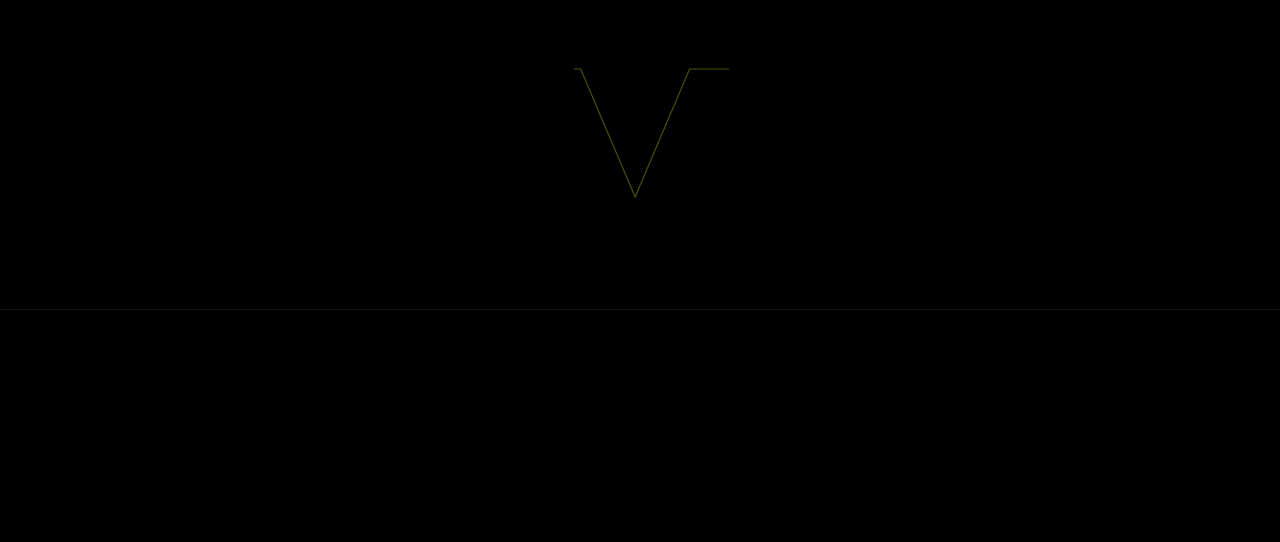
<file: src/about-us.html>
<!DOCTYPE html>
<html lang="en">
<head>
  <meta charset="utf-8">
  <meta name="viewport" content="width=device-width, initial-scale=1">
  <title>About Us | Illumexa Solutions</title>
  <meta name="description" content="Illumexa Solutions is a founder-focused investment and business growth firm headquartered in Kochi, India, backing entrepreneurs with capital, strategy and global market access.">
  <meta name="theme-color" content="#000000">
  <link rel="icon" href="data:image/svg+xml,%3Csvg xmlns='http://www.w3.org/2000/svg' viewBox='0 0 32 32'%3E%3Crect width='32' height='32' rx='7' fill='%23000'/%3E%3Cg transform='rotate(32 16 16)'%3E%3Crect x='12' y='4' width='8' height='12' rx='4' fill='%23cdf200'/%3E%3Crect x='14' y='16' width='8' height='12' rx='4' fill='%23cdf200'/%3E%3C/g%3E%3C/svg%3E">
  <meta property="og:type" content="website">
  <meta property="og:site_name" content="Illumexa Solutions">
  <meta property="og:title" content="About Us | Illumexa Solutions">
  <meta property="og:description" content="Where innovative ideas find the right partner.">
  <meta property="og:image" content="assets/images/about-hero.jpg">

  <link rel="preload" href="assets/images/about-hero.jpg" as="image" fetchpriority="high"
        imagesrcset="assets/images/about-hero-800.jpg 800w, assets/images/about-hero.jpg 1600w" imagesizes="(max-width: 767px) 100vw, 88vw">
  <link rel="preload" href="assets/fonts/poppins-latin-400-normal.woff2" as="font" type="font/woff2" crossorigin>
  <link rel="preload" href="assets/images/logo/illumexa-mark.png" as="image" fetchpriority="high">

  <link rel="stylesheet" href="styles/base.css">
  <link rel="stylesheet" href="styles/about.css">
  <link rel="stylesheet" href="styles/geo-blueprint.css">

  <script>
    // Gate the reveal styles on JS (dropped again if the scripts never run), and open the
    // page with the intro on the first page of a visit, or a short veil after that.
    (function (root) {
      root.classList.add('js');
      try {
        if (!matchMedia('(prefers-reduced-motion: reduce)').matches) {
          root.classList.add(sessionStorage.getItem('illumexa-visited') ? 'is-arriving' : 'is-intro');
          sessionStorage.setItem('illumexa-visited', '1');
        }
      } catch (error) {}
      setTimeout(function () {
        if (!window.illumexaReady) root.classList.remove('js');
      }, 3000);
    })(document.documentElement);
  </script>
  <script src="scripts/main.js" defer></script>
  <script src="scripts/geo-blueprint.js" defer></script>
</head>
<body id="top">
  <a class="skip-link" href="#main">Skip to content</a>

  <!-- Icon sprite (kept renderable, not display:none, so gradients resolve). -->
  <svg class="sprite" aria-hidden="true" focusable="false">
    <defs>
      <linearGradient id="grad-map-pin" x1="0" y1="0" x2="0" y2="1">
        <stop offset="0" stop-color="#C8F000"/>
        <stop offset="1" stop-color="#7FB000"/>
      </linearGradient>
      <linearGradient id="grad-tag" x1="0" y1="0" x2="1" y2="1">
        <stop offset="0" stop-color="#EDFF8A"/>
        <stop offset="1" stop-color="#B8DC1E"/>
      </linearGradient>
    </defs>

    <symbol id="i-search" viewBox="0 0 24 24" fill="none" stroke="currentColor" stroke-width="2" stroke-linecap="round">
      <circle cx="10.5" cy="10.5" r="6.5"/><path d="m15.5 15.5 5 5"/>
    </symbol>
    <symbol id="i-arrow-right" viewBox="0 0 24 24" fill="none" stroke="currentColor" stroke-width="2.2" stroke-linecap="round" stroke-linejoin="round">
      <path d="M4 12h15M13 6l6 6-6 6"/>
    </symbol>
    <symbol id="i-globe" viewBox="0 0 24 24" fill="none" stroke="currentColor" stroke-width="1.8">
      <circle cx="12" cy="12" r="9"/><path d="M3 12h18M12 3c2.5 2.6 3.8 5.6 3.8 9s-1.3 6.4-3.8 9c-2.5-2.6-3.8-5.6-3.8-9S9.5 5.6 12 3Z"/>
    </symbol>
    <symbol id="i-share" viewBox="0 0 24 24" fill="none" stroke="currentColor" stroke-width="1.8">
      <circle cx="18" cy="5" r="2.5"/><circle cx="6" cy="12" r="2.5"/><circle cx="18" cy="19" r="2.5"/><path d="m8.2 10.8 7.6-4.4M8.2 13.2l7.6 4.4"/>
    </symbol>
    <symbol id="i-tag" viewBox="0 0 48 34">
      <path d="M3 5a4 4 0 0 1 4-4h26l13 16-13 16H7a4 4 0 0 1-4-4Z" fill="url(#grad-tag)"/>
      <circle cx="33.5" cy="17" r="3.4" fill="#3d4a00"/>
    </symbol>
    <symbol id="map-pin" viewBox="0 0 40 52">
      <path d="M20 1.5C9.8 1.5 1.5 9.6 1.5 19.7 1.5 33.2 20 50.5 20 50.5S38.5 33.2 38.5 19.7C38.5 9.6 30.2 1.5 20 1.5Z" fill="url(#grad-map-pin)"/>
      <circle cx="20" cy="19" r="7.6" fill="#fff"/>
    </symbol>
  </svg>

  <!-- ============ HEADER ============ -->
  <header class="site-header" data-header data-motion>
    <nav class="site-nav" aria-label="Primary">
      <a class="brand" href="index.html" aria-label="Illumexa Solutions — home">
        <img class="brand__mark" src="assets/images/logo/illumexa-mark.png" alt="" width="127" height="176" decoding="async">
        <span class="brand__word" aria-hidden="true">
          <span class="brand__name">illumexa</span>
          <span class="brand__sub">SOLUTIONS</span>
        </span>
      </a>

      <div class="site-nav__menu" id="site-menu" data-menu>
        <ul class="nav-list">
          <li><a class="nav-link" href="index.html">Home</a></li>
          <li><a class="nav-link" href="about-us.html" aria-current="page">About us</a></li>
          <li><a class="nav-link" href="services.html">Services</a></li>
          <li><a class="nav-link" href="#" data-page="investment-models">Investment models</a></li>
          <li><a class="nav-link" href="#" data-page="portfolio">Portfolio</a></li>
          <li><a class="nav-link" href="contact.html">Contact us</a></li>
          <li class="nav-list__cta"><a class="btn btn--lime btn--sm" href="contact.html">Pitch to us <svg class="icon" aria-hidden="true" focusable="false"><use href="#i-arrow-right"/></svg></a></li>
        </ul>
      </div>

      <div class="site-nav__actions">
        <button class="nav-search" type="button" aria-label="Search" aria-haspopup="dialog" aria-controls="site-search" data-search-open>
          <svg class="icon" aria-hidden="true" focusable="false"><use href="#i-search"/></svg>
          <span class="nav-search__label" aria-hidden="true">Search</span>
        </button>
        <a class="btn btn--lime btn--sm site-nav__pitch" href="contact.html">Pitch to us <svg class="icon" aria-hidden="true" focusable="false"><use href="#i-arrow-right"/></svg></a>
        <button class="nav-toggle" type="button" aria-expanded="false" aria-controls="site-menu" aria-label="Open menu" data-menu-toggle>
          <span class="nav-toggle__bar" aria-hidden="true"></span>
        </button>
      </div>
    </nav>
  </header>

  <main id="main">
    <!-- ============ HERO ============ -->
    <section class="about-hero" aria-labelledby="about-title" data-parallax-scope data-ambient>
      <!-- The photo sits in its own layer so a slow camera drift and the scroll depth can combine. -->
      <div class="about-hero__media" aria-hidden="true">
        <img class="about-hero__photo" src="assets/images/about-hero.jpg"
             srcset="assets/images/about-hero-800.jpg 800w, assets/images/about-hero.jpg 1600w"
             sizes="(max-width: 767px) 100vw, 88vw" alt="" width="1600" height="997" fetchpriority="high">
      </div>
      <!-- Atmosphere: drifting light and a slow glint across the window glass. -->
      <div class="about-hero__atmos" aria-hidden="true"></div>
      <div class="about-hero__glint" aria-hidden="true"></div>
      <!-- Glowing network over the window: decorative. -->
      <svg class="about-hero__network" viewBox="0 0 1440 786" preserveAspectRatio="xMaxYMid slice" aria-hidden="true" focusable="false" data-draw>
        <defs>
          <filter id="net-glow" x="-20%" y="-20%" width="140%" height="140%"><feGaussianBlur stdDeviation="3"/></filter>
        </defs>
        <g fill="none" stroke="#d6ff2e" stroke-linecap="round">
          <g stroke-width="5" opacity=".45" filter="url(#net-glow)">
            <path d="M905 150Q1020 60 1135 145"/><path d="M905 150Q1070 40 1230 175"/><path d="M1135 145Q1225 110 1300 262"/>
            <path d="M930 240Q1030 160 1135 145"/><path d="M930 240Q1140 150 1300 262"/><path d="M1030 300Q1160 210 1300 262"/>
          </g>
          <g stroke-width="1.6" opacity=".9">
            <path d="M905 150Q1020 60 1135 145"/><path d="M905 150Q1070 40 1230 175"/><path d="M1135 145Q1225 110 1300 262"/>
            <path d="M930 240Q1030 160 1135 145"/><path d="M930 240Q1140 150 1300 262"/><path d="M1030 300Q1160 210 1300 262"/>
          </g>
        </g>
        <g fill="#efff9a">
          <circle cx="905" cy="150" r="5"/><circle cx="1135" cy="145" r="5"/><circle cx="1230" cy="175" r="4"/>
          <circle cx="1300" cy="262" r="5"/><circle cx="930" cy="240" r="4"/><circle cx="1030" cy="300" r="4"/>
        </g>
      </svg>
      <!-- Light pulses riding the network's arcs (kept apart from the glowing arcs so they
           repaint on their own). -->
      <svg class="about-hero__pulses" viewBox="0 0 1440 786" preserveAspectRatio="xMaxYMid slice" aria-hidden="true" focusable="false">
        <path d="M905 150Q1020 60 1135 145" pathLength="1"/><path d="M905 150Q1070 40 1230 175" pathLength="1"/><path d="M1135 145Q1225 110 1300 262" pathLength="1"/>
        <path d="M930 240Q1030 160 1135 145" pathLength="1"/><path d="M930 240Q1140 150 1300 262" pathLength="1"/><path d="M1030 300Q1160 210 1300 262" pathLength="1"/>
      </svg>
      <div class="about-hero__particles" aria-hidden="true">
        <span style="--x:62%;--y:30%;--d:11s;--delay:-2s;--dx:10px;--o:.7"></span>
        <span style="--x:70%;--y:55%;--s:3px;--d:13s;--delay:-6s;--dx:-8px;--o:.6"></span>
        <span style="--x:78%;--y:22%;--d:10s;--delay:-4s;--dx:6px;--o:.8"></span>
        <span style="--x:86%;--y:48%;--d:12s;--delay:-9s;--dx:-12px;--o:.6"></span>
        <span style="--x:28%;--y:72%;--d:12s;--delay:-2s;--dx:10px;--o:.6"></span>
        <span style="--x:46%;--y:60%;--d:10s;--delay:-4s;--dx:-9px;--o:.6"></span>
        <span style="--x:92%;--y:35%;--s:3px;--d:14s;--delay:-1s;--dx:8px;--o:.5"></span>
        <span style="--x:55%;--y:70%;--d:11s;--delay:-7s;--dx:12px;--o:.6"></span>
        <span style="--x:66%;--y:80%;--d:12s;--delay:-3s;--dx:-6px;--o:.5"></span>
        <span style="--x:74%;--y:64%;--d:10s;--delay:-8s;--dx:9px;--o:.7"></span>
        <span style="--x:82%;--y:75%;--s:3px;--d:15s;--delay:-5s;--dx:-10px;--o:.5"></span>
        <span style="--x:90%;--y:62%;--d:11s;--delay:-10s;--dx:7px;--o:.6"></span>
        <span style="--x:18%;--y:66%;--d:13s;--delay:-9s;--dx:-8px;--o:.5"></span>
        <span style="--x:38%;--y:82%;--s:3px;--d:14s;--delay:-6s;--dx:6px;--o:.5"></span>
      </div>
      <!-- The lime ribbon; a band of light flows along its own strands (the image is the mask). -->
      <div class="about-hero__wave" aria-hidden="true">
        <img src="assets/images/light-wave.svg" alt="" width="760" height="260">
        <span class="about-hero__trail"><span></span></span>
      </div>

      <div class="container about-hero__content hero-exit">
        <p class="about-hero__label char-reveal">About Us</p>
        <h1 class="about-hero__title word-reveal" id="about-title">Where <span class="text-lime">Innovative Ideas</span><br> Find the <span class="text-lime">Right Partner</span></h1>
        <p class="about-hero__caption wipe-reveal">Our core philosophy</p>
      </div>
    </section>

    <!-- ============ INTRO ============ -->
    <section class="about-intro" aria-label="Who we are" data-ambient data-seam>
      <div class="container about-intro__grid">
        <div class="about-intro__text" data-stagger>
          <p class="text-reveal">Illumexa Solutions is a founder-focused investment and business growth firm headquartered in Kochi, India. We partner with ambitious entrepreneurs from the earliest stages, helping transform innovative ideas into successful and sustainable businesses.</p>
          <p class="text-reveal">We believe that building a successful company requires more than funding. It requires the right strategy, strong execution, access to opportunities, and a trusted partner committed to the journey. That is why we invest ₹10 Lakhs to ₹1 Crore while providing the guidance, resources, and business support founders need to build, launch, and scale with confidence.</p>
          <p class="text-reveal">At Illumexa Solutions, we do not simply invest in businesses – we build lasting partnerships with founders. We provide the capital, expertise, and ecosystem they need to turn promising ideas into thriving enterprises.</p>
        </div>
        <figure class="about-intro__media image-reveal">
          <img src="assets/images/ideas-keys.svg" alt="Keyboard keys spelling “Turn your ideas into impacts” around a glowing lime key" width="560" height="450" loading="lazy" decoding="async">
          <figcaption class="about-intro__caption">Venture Hub V.04</figcaption>
        </figure>
      </div>
    </section>

    <!-- ============ OUR STORY ============ -->
    <section class="about-story" id="our-story" aria-labelledby="story-title" data-ambient data-seam>
      <div class="container about-story__grid">
        <figure class="about-story__visual image-reveal">
          <figcaption class="about-story__place">Illumexa HQ — Kochi</figcaption>
        </figure>
        <div class="about-story__content" data-stagger>
          <p class="pill" aria-hidden="true" data-reveal>Our Story</p>
          <h2 class="about-story__title word-reveal" id="story-title">Partners First<br> Investors Second</h2>
          <article class="story-card fx-card fx-sheen reveal-right">
            <h3 class="story-card__title">Founded on Experience</h3>
            <p>Illumexa was born from a straightforward observation: talented founders across India, particularly outside the metros, have viable businesses but lack access to patient capital, international networks, and experienced guidance. We exist to close that gap.</p>
          </article>
          <article class="story-card fx-card fx-sheen reveal-right">
            <h3 class="story-card__title">Grounded in Kochi, Connected Globally</h3>
            <p>Headquartered in Kerala's commercial capital, we've built market networks across India, the United States, and Europe. Our portfolio ranges from a premium dessert franchise in Kochi to a BIM services company at Infopark expanding into the US market — funded through equity and profit-sharing models, never loans.</p>
          </article>
        </div>
      </div>
    </section>

    <!-- ============ PHILOSOPHY ============ -->
    <section class="about-philosophy" id="philosophy" aria-labelledby="philosophy-title" data-parallax-scope data-seam>
      <div class="container container--wide" data-stagger>
        <h2 class="about-philosophy__title word-reveal scroll-grow" id="philosophy-title">Our <span class="text-lime text-lime--on-light">Investment Philosophy</span></h2>
        <div class="about-philosophy__text" data-stagger>
          <p class="text-reveal">At Illumexa Solutions, we believe the strongest businesses are built on substance rather than speculation. We look beyond ideas alone to understand the problems being solved, the markets being served and the potential to create meaningful and lasting value.</p>
          <p class="text-reveal">We evaluate opportunities based on the strength and commitment of the founding team, the depth of the market opportunity, the potential for sustainable growth and the ability to execute with resilience and discipline. We believe in substance over hype, real market potential over speculation and execution over pitch decks.</p>
        </div>
      </div>
    </section>

    <!-- ============ PILLARS ============ -->
    <section class="about-pillars" aria-label="What we stand for" data-search-type="Philosophy" data-ambient data-observe data-parallax-scope data-seam>
      <div class="about-pillars__glow" aria-hidden="true"></div>
      <div class="about-pillars__inner" data-stagger>
        <article class="pillar reveal-up">
          <h3 class="pillar__title word-reveal">Building Businesses That Matter</h3>
          <div class="pillar__card fx-card">
            <p>We partner with founders who are solving tangible problems for identifiable customers and building businesses with genuine market potential. We are sector agnostic and open to opportunities across industries where there is a clear opportunity to create meaningful and sustainable impact.</p>
            <svg class="pillar__tag" aria-hidden="true" focusable="false"><use href="#i-tag"/></svg>
          </div>
        </article>
        <article class="pillar reveal-up">
          <h3 class="pillar__title word-reveal">Capital With Commitment</h3>
          <div class="pillar__card fx-card">
            <p>We believe founders deserve a partner, not just a financier. Our approach is built on long term alignment, with investment structures designed to support the vision, ownership and interests of the people building the business.</p>
            <p>We value resilience, adaptability, disciplined execution and the willingness to evolve because great businesses are built over time.</p>
            <svg class="pillar__tag" aria-hidden="true" focusable="false"><use href="#i-tag"/></svg>
          </div>
        </article>
        <article class="pillar reveal-up">
          <h3 class="pillar__title word-reveal">Access to Opportunity</h3>
          <div class="pillar__card fx-card">
            <p>Our partnership extends beyond the investment itself. Through our network and ecosystem, we help connect founders to opportunities across India, the United States and Europe while providing access to strategic perspectives, relevant expertise and meaningful relationships that can support their growth. Ultimately, we invest in potential but we partner with conviction. Our philosophy is simple. Back exceptional founders, support meaningful businesses and help build companies designed to create lasting value.</p>
            <svg class="pillar__tag" aria-hidden="true" focusable="false"><use href="#i-tag"/></svg>
          </div>
        </article>
      </div>
    </section>

    <!-- ============ BOARD ============ -->
    <section class="about-board" id="board" aria-labelledby="board-title" data-parallax-scope data-seam>
      <div class="container" data-stagger>
        <p class="pill" aria-hidden="true" data-reveal>Governance</p>
        <h2 class="about-board__title word-reveal scroll-grow" id="board-title">Board of <span class="text-lime text-lime--on-light">Directors</span></h2>
        <p class="about-board__intro text-reveal">Seasoned professionals who bring decades of experience in venture capital, corporate strategy, and international business to guide Illumexa's vision and investment decisions.</p>
      </div>

      <!-- Board members. Cards 2–4 repeat the design's placeholder profile until real details are supplied. -->
      <ul class="board-grid" role="list" data-stagger data-search-type="Board">
        <li class="card-reveal">
          <article class="director fx-card fx-sheen reveal-group" data-tilt>
            <div class="director__photo image-reveal" aria-hidden="true"></div>
            <p class="director__role reveal-item">Chairman &amp; Founder</p>
            <h3 class="director__name reveal-item">SREERAG</h3>
            <p class="director__bio reveal-item">A serial entrepreneur with over 15 years of experience building and scaling businesses across technology, services, and franchise sectors. Founded Illumexa Solutions with the conviction that early-stage companies deserve more than just capital — they deserve a committed partner. Oversees the firm's investment strategy and portfolio direction.</p>
          </article>
        </li>
        <li class="card-reveal">
          <article class="director fx-card fx-sheen reveal-group" data-tilt>
            <div class="director__photo image-reveal" aria-hidden="true"></div>
            <p class="director__role reveal-item">Chairman &amp; Founder</p>
            <h3 class="director__name reveal-item">SREERAG</h3>
            <p class="director__bio reveal-item">A serial entrepreneur with over 15 years of experience building and scaling businesses across technology, services, and franchise sectors. Founded Illumexa Solutions with the conviction that early-stage companies deserve more than just capital — they deserve a committed partner. Oversees the firm's investment strategy and portfolio direction.</p>
          </article>
        </li>
        <li class="card-reveal">
          <article class="director fx-card fx-sheen reveal-group" data-tilt>
            <div class="director__photo image-reveal" aria-hidden="true"></div>
            <p class="director__role reveal-item">Chairman &amp; Founder</p>
            <h3 class="director__name reveal-item">SREERAG</h3>
            <p class="director__bio reveal-item">A serial entrepreneur with over 15 years of experience building and scaling businesses across technology, services, and franchise sectors. Founded Illumexa Solutions with the conviction that early-stage companies deserve more than just capital — they deserve a committed partner. Oversees the firm's investment strategy and portfolio direction.</p>
          </article>
        </li>
        <li class="card-reveal">
          <article class="director fx-card fx-sheen reveal-group" data-tilt>
            <div class="director__photo image-reveal" aria-hidden="true"></div>
            <p class="director__role reveal-item">Chairman &amp; Founder</p>
            <h3 class="director__name reveal-item">SREERAG</h3>
            <p class="director__bio reveal-item">A serial entrepreneur with over 15 years of experience building and scaling businesses across technology, services, and franchise sectors. Founded Illumexa Solutions with the conviction that early-stage companies deserve more than just capital — they deserve a committed partner. Oversees the firm's investment strategy and portfolio direction.</p>
          </article>
        </li>
      </ul>
    </section>

    <!-- ============ REACH ============ -->
    <section class="about-reach" aria-label="Global reach" data-ambient data-seam>
      <div class="about-reach__inner">
        <ul class="reach-stats" role="list" data-reveal>
          <li class="reach-stat"><span class="reach-stat__value" data-count="2" data-suffix="+">2+</span><span class="reach-stat__label">Countries</span></li>
          <li class="reach-stat"><span class="reach-stat__value" data-count="4">4</span><span class="reach-stat__label">Major hubs</span></li>
        </ul>
        <!-- The global blueprint (geo-blueprint.js / .css, shared with Contact) draws over this
             map: grid, coastline trace, arcs and measures between the pins, which drop in the
             order India, Europe, USA once a quarter of the card is in view. -->
        <div class="world-map about-reach__map scale-reveal geo-blueprint geo-blueprint--overlay" data-geo-blueprint data-ambient data-reveal-threshold="0.25">
          <div class="world-map__canvas">
            <img class="world-map__land" src="assets/images/world-map.svg" alt="World map marking Illumexa's hubs in the USA, Europe and India" width="1440" height="962" loading="lazy" decoding="async">
            <span class="map-pin map-pin--usa" data-hub="usa" aria-hidden="true"><svg class="map-pin__marker" viewBox="0 0 40 52"><use href="#map-pin"/></svg><span class="map-pin__label">USA</span></span>
            <span class="map-pin map-pin--europe" data-hub="europe" aria-hidden="true"><svg class="map-pin__marker" viewBox="0 0 40 52"><use href="#map-pin"/></svg><span class="map-pin__label">EUROPE</span></span>
            <span class="map-pin map-pin--india" data-hub="india" aria-hidden="true"><svg class="map-pin__marker" viewBox="0 0 40 52"><use href="#map-pin"/></svg><span class="map-pin__label">INDIA</span></span>
          </div>
          <div class="geo-blueprint__plate" aria-hidden="true">
            <p class="geo-blueprint__title">Illumexa Global Blueprint</p>
            <span class="geo-blueprint__rule"></span>
            <p class="geo-blueprint__meta">Mercator · 3 hubs · Sheet 01</p>
          </div>
        </div>
      </div>
    </section>
  </main>

  <!-- ============ FOOTER ============ -->
  <!-- data-motion: the ILLUMEXA outline draws itself as the footer scrolls in, a single light
       passes through it, and the columns, links and rule reveal in sequence. -->
  <footer class="site-footer" data-observe data-motion>
    <svg class="site-footer__outline" viewBox="0 0 4606 1000" aria-hidden="true" focusable="false">
      <defs>
        <linearGradient id="outline-sweep-fill" x1="0" x2="1" y1="0" y2="0">
          <stop offset="0" stop-color="#fff" stop-opacity="0"/>
          <stop offset=".5" stop-color="#fff"/>
          <stop offset="1" stop-color="#fff" stop-opacity="0"/>
        </linearGradient>
        <mask id="outline-sweep" maskUnits="userSpaceOnUse" x="0" y="0" width="4606" height="1000">
          <rect class="site-footer__sweep" x="-1400" y="0" width="1400" height="1000" fill="url(#outline-sweep-fill)"/>
        </mask>
      </defs>
      <text class="site-footer__outline-text" x="2303" y="849" text-anchor="middle">ILLUMEXA</text>
      <text class="site-footer__outline-text site-footer__outline-text--light" x="2303" y="849" text-anchor="middle" mask="url(#outline-sweep)">ILLUMEXA</text>
    </svg>

    <div class="container site-footer__grid">
      <div class="site-footer__brand">
        <p class="site-footer__name word-reveal">ILLUMEXA SOLUTIONS</p>
        <p class="site-footer__about text-reveal">Architecting the future through strategic capital and technical excellence. The blueprint for modern innovation.</p>
        <div class="site-footer__social reveal-group" data-stagger>
          <a class="icon-btn reveal-item" href="index.html" aria-label="Illumexa Solutions website">
            <svg class="icon" aria-hidden="true" focusable="false"><use href="#i-globe"/></svg>
          </a>
          <button class="icon-btn reveal-item" type="button" aria-label="Share this page" data-share>
            <svg class="icon" aria-hidden="true" focusable="false"><use href="#i-share"/></svg>
          </button>
          <span class="visually-hidden" aria-live="polite" data-share-status></span>
        </div>
      </div>

      <nav class="site-footer__col" aria-labelledby="footer-quick">
        <h2 class="site-footer__heading char-reveal" id="footer-quick">Quick Links</h2>
        <ul class="site-footer__links reveal-group" role="list" data-stagger>
          <li class="reveal-item"><a href="index.html">Home</a></li>
          <li class="reveal-item"><a href="services.html">Services</a></li>
          <li class="reveal-item"><a href="about-us.html" aria-current="page">About Us</a></li>
          <li class="reveal-item"><a href="contact.html">Contact</a></li>
        </ul>
      </nav>

      <nav class="site-footer__col" aria-labelledby="footer-legal">
        <h2 class="site-footer__heading char-reveal" id="footer-legal">Legal</h2>
        <ul class="site-footer__links reveal-group" role="list" data-stagger>
          <li class="reveal-item"><a href="#" data-page="privacy">Privacy</a></li>
          <li class="reveal-item"><a href="#" data-page="terms">Terms</a></li>
          <li class="reveal-item"><a href="faq.html">FAQ</a></li>
        </ul>
      </nav>
    </div>

    <div class="site-footer__bottom">
      <span class="site-footer__rule line-reveal" aria-hidden="true"></span>
      <div class="container site-footer__bar reveal">
        <p>© 2026 Illumexa Solutions. The blueprint for innovation.</p>
        <p class="site-footer__meta"><span>Est. 2026</span><span>Global Ops</span></p>
      </div>
    </div>
  </footer>

  <!-- ============ SEARCH ============ -->
  <dialog class="search" id="site-search" aria-labelledby="search-title" data-search>
    <h2 class="visually-hidden" id="search-title">Search the site</h2>
    <form class="search__form" role="search" data-search-form>
      <img class="search__icon" src="assets/images/logo/illumexa-mark.png" alt="" width="127" height="176" decoding="async">
      <label class="visually-hidden" for="search-input">Search services, steps and questions</label>
      <input class="search__input" id="search-input" type="search" placeholder="Search services, steps, FAQs…" autocomplete="off" spellcheck="false" data-search-input>
      <button class="search__close" type="button" data-search-close>Esc<span class="visually-hidden"> — close search</span></button>
    </form>
    <ul class="search__results" role="list" data-search-results></ul>
    <p class="visually-hidden" aria-live="polite" data-search-status></p>
  </dialog>
</body>
</html>
</file>
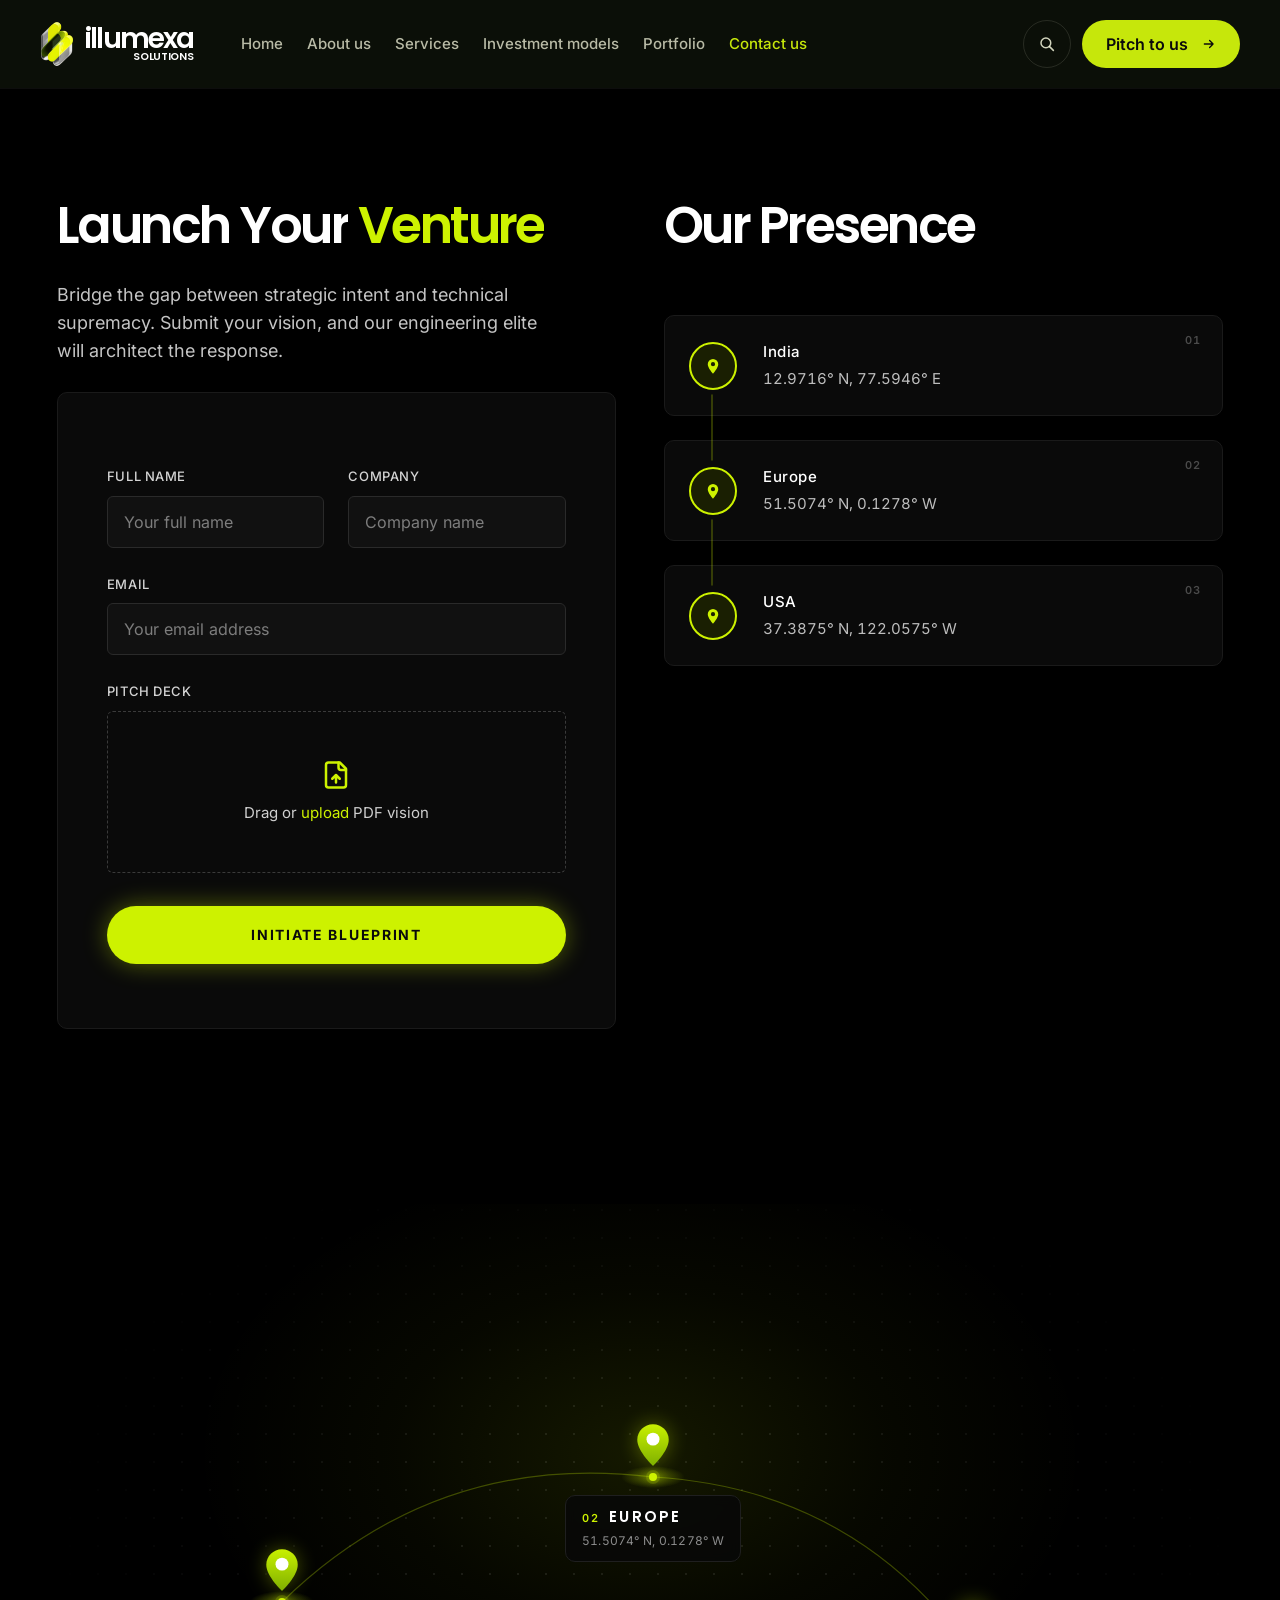
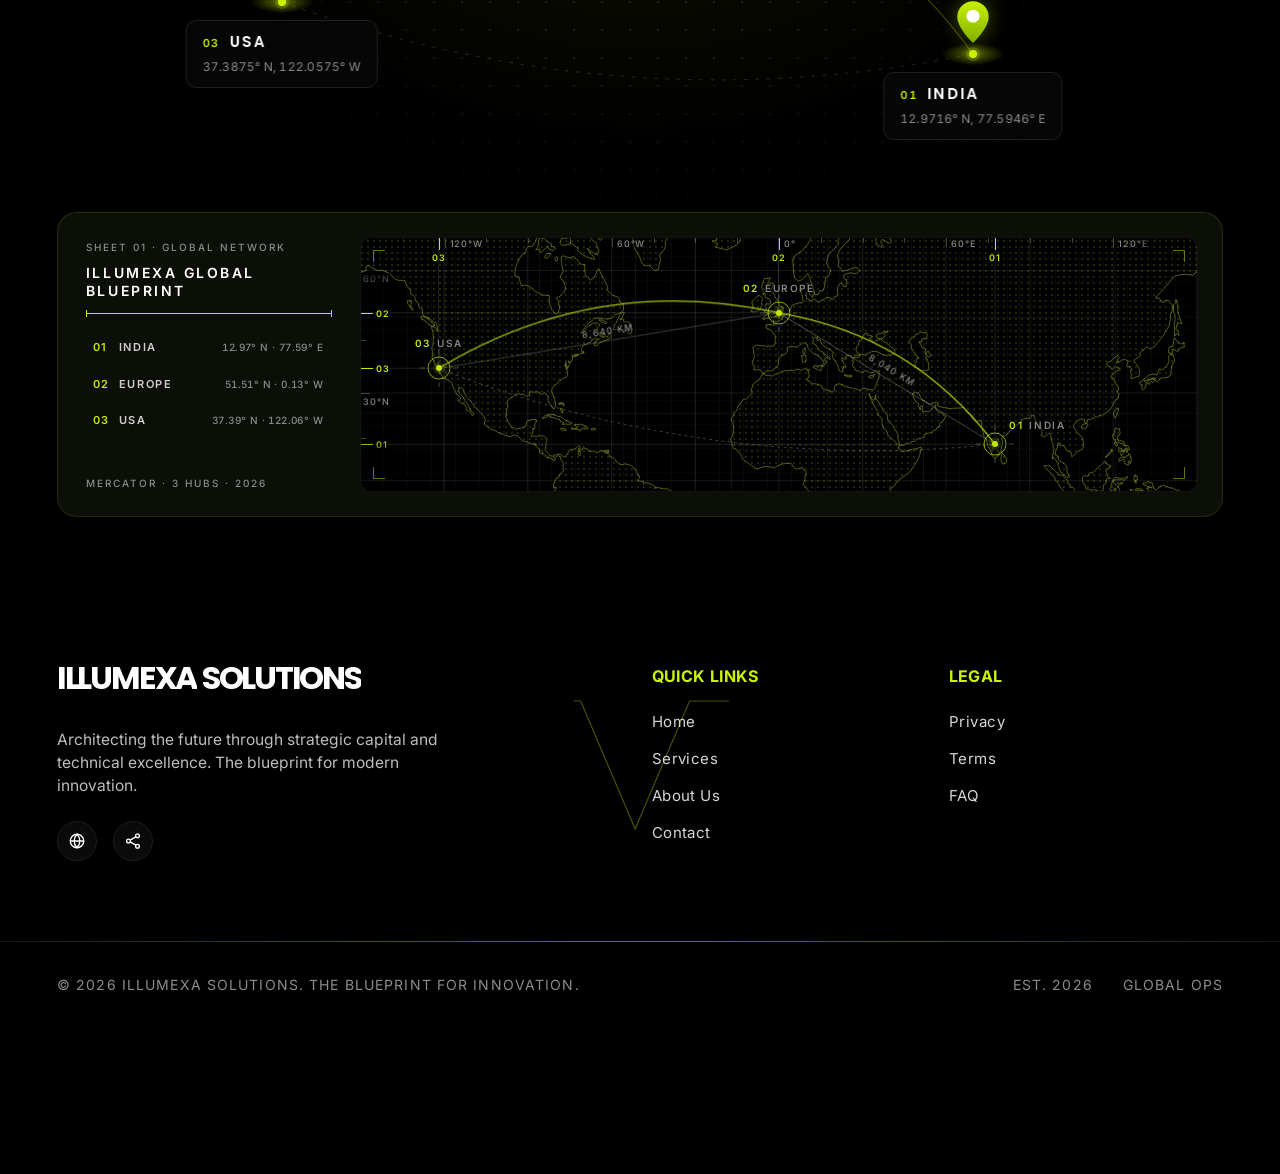
<file: src/contact.html>
<!DOCTYPE html>
<html lang="en">
<head>
  <meta charset="utf-8">
  <meta name="viewport" content="width=device-width, initial-scale=1">
  <title>Contact &amp; Pitch | Illumexa Solutions</title>
  <meta name="description" content="Pitch your venture to Illumexa Solutions. Share your pitch deck and email; we review every application personally. We work across India, Europe and the USA.">
  <meta name="theme-color" content="#000000">
  <link rel="icon" href="data:image/svg+xml,%3Csvg xmlns='http://www.w3.org/2000/svg' viewBox='0 0 32 32'%3E%3Crect width='32' height='32' rx='7' fill='%23000'/%3E%3Cg transform='rotate(32 16 16)'%3E%3Crect x='12' y='4' width='8' height='12' rx='4' fill='%23cdf200'/%3E%3Crect x='14' y='16' width='8' height='12' rx='4' fill='%23cdf200'/%3E%3C/g%3E%3C/svg%3E">
  <meta property="og:type" content="website">
  <meta property="og:site_name" content="Illumexa Solutions">
  <meta property="og:title" content="Launch Your Venture | Illumexa Solutions">
  <meta property="og:description" content="Submit your pitch deck to Illumexa Solutions.">

  <link rel="preload" href="assets/fonts/poppins-latin-600-normal.woff2" as="font" type="font/woff2" crossorigin>
  <link rel="preload" href="assets/fonts/inter-latin-wght-normal.woff2" as="font" type="font/woff2" crossorigin>
  <link rel="preload" href="assets/images/logo/illumexa-mark.png" as="image" fetchpriority="high">

  <link rel="stylesheet" href="styles/base.css">
  <link rel="stylesheet" href="styles/contact.css">
  <link rel="stylesheet" href="styles/geo-blueprint.css">

  <script>
    // Gate the reveal styles on JS (dropped again if the scripts never run), and open the
    // page with the intro on the first page of a visit, or a short veil after that.
    (function (root) {
      root.classList.add('js');
      try {
        if (!matchMedia('(prefers-reduced-motion: reduce)').matches) {
          root.classList.add(sessionStorage.getItem('illumexa-visited') ? 'is-arriving' : 'is-intro');
          sessionStorage.setItem('illumexa-visited', '1');
        }
      } catch (error) {}
      setTimeout(function () {
        if (!window.illumexaReady) root.classList.remove('js');
      }, 3000);
    })(document.documentElement);
  </script>
  <script src="scripts/main.js" defer></script>
  <script src="scripts/contact.js" defer></script>
  <script src="scripts/contact-locations.js" defer></script>
  <script src="scripts/geo-blueprint.js" defer></script>
</head>
<body id="top">
  <a class="skip-link" href="#main">Skip to content</a>

  <!-- Icon sprite (kept renderable, not display:none, so gradients resolve).
       Upload, check and alert icons are adapted from Lucide (ISC licence). -->
  <svg class="sprite" aria-hidden="true" focusable="false">
    <defs>
      <linearGradient id="grad-map-pin" x1="0" y1="0" x2="0" y2="1">
        <stop offset="0" stop-color="#C8F000"/>
        <stop offset="1" stop-color="#7FB000"/>
      </linearGradient>
    </defs>

    <symbol id="i-search" viewBox="0 0 24 24" fill="none" stroke="currentColor" stroke-width="2" stroke-linecap="round">
      <circle cx="10.5" cy="10.5" r="6.5"/><path d="m15.5 15.5 5 5"/>
    </symbol>
    <symbol id="i-arrow-right" viewBox="0 0 24 24" fill="none" stroke="currentColor" stroke-width="2.2" stroke-linecap="round" stroke-linejoin="round">
      <path d="M4 12h15M13 6l6 6-6 6"/>
    </symbol>
    <symbol id="i-globe" viewBox="0 0 24 24" fill="none" stroke="currentColor" stroke-width="1.8">
      <circle cx="12" cy="12" r="9"/><path d="M3 12h18M12 3c2.5 2.6 3.8 5.6 3.8 9s-1.3 6.4-3.8 9c-2.5-2.6-3.8-5.6-3.8-9S9.5 5.6 12 3Z"/>
    </symbol>
    <symbol id="i-share" viewBox="0 0 24 24" fill="none" stroke="currentColor" stroke-width="1.8">
      <circle cx="18" cy="5" r="2.5"/><circle cx="6" cy="12" r="2.5"/><circle cx="18" cy="19" r="2.5"/><path d="m8.2 10.8 7.6-4.4M8.2 13.2l7.6 4.4"/>
    </symbol>
    <symbol id="i-pin" viewBox="0 0 24 24" fill="currentColor">
      <path d="M12 2.5a7 7 0 0 0-7 7c0 5.1 7 12.5 7 12.5s7-7.4 7-12.5a7 7 0 0 0-7-7Zm0 9.8a2.8 2.8 0 1 1 0-5.6 2.8 2.8 0 0 1 0 5.6Z"/>
    </symbol>
    <symbol id="i-check" viewBox="0 0 24 24" fill="none" stroke="currentColor" stroke-width="2.4" stroke-linecap="round" stroke-linejoin="round">
      <path d="M20 6 9 17l-5-5"/>
    </symbol>
    <symbol id="i-alert" viewBox="0 0 24 24" fill="none" stroke="currentColor" stroke-width="2.2" stroke-linecap="round" stroke-linejoin="round">
      <circle cx="12" cy="12" r="9"/><path d="M12 7.5v5M12 16.5h.01"/>
    </symbol>
    <symbol id="map-pin" viewBox="0 0 40 52">
      <path d="M20 1.5C9.8 1.5 1.5 9.6 1.5 19.7 1.5 33.2 20 50.5 20 50.5S38.5 33.2 38.5 19.7C38.5 9.6 30.2 1.5 20 1.5Z" fill="url(#grad-map-pin)"/>
      <circle cx="20" cy="19" r="7.6" fill="#fff"/>
    </symbol>
  </svg>

  <!-- ============ HEADER ============ -->
  <!-- data-motion: staged entrance (brand, links, search, then Pitch) and richer hover states. -->
  <header class="site-header" data-header data-motion>
    <nav class="site-nav" aria-label="Primary">
      <a class="brand" href="index.html" aria-label="Illumexa Solutions — home">
        <img class="brand__mark" src="assets/images/logo/illumexa-mark.png" alt="" width="127" height="176" decoding="async">
        <span class="brand__word" aria-hidden="true">
          <span class="brand__name">illumexa</span>
          <span class="brand__sub">SOLUTIONS</span>
        </span>
      </a>

      <div class="site-nav__menu" id="site-menu" data-menu>
        <ul class="nav-list">
          <li><a class="nav-link" href="index.html">Home</a></li>
          <li><a class="nav-link" href="about-us.html">About us</a></li>
          <li><a class="nav-link" href="services.html">Services</a></li>
          <li><a class="nav-link" href="#" data-page="investment-models">Investment models</a></li>
          <li><a class="nav-link" href="#" data-page="portfolio">Portfolio</a></li>
          <li><a class="nav-link" href="contact.html" aria-current="page">Contact us</a></li>
          <li class="nav-list__cta"><a class="btn btn--lime btn--sm" href="#pitch-form">Pitch to us <svg class="icon" aria-hidden="true" focusable="false"><use href="#i-arrow-right"/></svg></a></li>
        </ul>
      </div>

      <div class="site-nav__actions">
        <button class="nav-search" type="button" aria-label="Search" aria-haspopup="dialog" aria-controls="site-search" data-search-open>
          <svg class="icon" aria-hidden="true" focusable="false"><use href="#i-search"/></svg>
          <span class="nav-search__label" aria-hidden="true">Search</span>
        </button>
        <a class="btn btn--lime btn--sm site-nav__pitch" href="#pitch-form">Pitch to us <svg class="icon" aria-hidden="true" focusable="false"><use href="#i-arrow-right"/></svg></a>
        <button class="nav-toggle" type="button" aria-expanded="false" aria-controls="site-menu" aria-label="Open menu" data-menu-toggle>
          <span class="nav-toggle__bar" aria-hidden="true"></span>
        </button>
      </div>
    </nav>
  </header>

  <main id="main">
    <section class="contact page-top" aria-labelledby="contact-title" data-ambient>
      <div class="container contact__grid">
        <!-- ============ PITCH FORM ============ -->
        <div class="contact__panel contact__panel--pitch" data-glow>
          <h1 class="contact__title word-reveal" id="contact-title">Launch Your <span class="text-lime">Venture</span></h1>
          <p class="contact__intro text-reveal">Bridge the gap between strategic intent and technical supremacy. Submit your vision, and our engineering elite will architect the response.</p>

          <!-- Submissions: set data-endpoint to a form backend URL that accepts multipart POSTs.
               reveal-group: the form rises, its border is traced once, then its fields follow in order. -->
          <form class="pitch-form reveal-up reveal-group" id="pitch-form" method="post" enctype="multipart/form-data" novalidate data-pitch-form data-endpoint="">
            <div class="pitch-form__row">
              <div class="field reveal-item" data-field="name">
                <label class="field__label" for="pf-name">Full name</label>
                <div class="field__box">
                  <input class="field__control" id="pf-name" name="name" type="text" autocomplete="name" placeholder="Your full name" required aria-describedby="pf-name-error">
                  <span class="field__line" aria-hidden="true"></span>
                </div>
                <p class="field__error" id="pf-name-error" data-error-for="name" hidden></p>
              </div>
              <div class="field reveal-item" data-field="company">
                <label class="field__label" for="pf-company">Company</label>
                <div class="field__box">
                  <input class="field__control" id="pf-company" name="company" type="text" autocomplete="organization" placeholder="Company name" required aria-describedby="pf-company-error">
                  <span class="field__line" aria-hidden="true"></span>
                </div>
                <p class="field__error" id="pf-company-error" data-error-for="company" hidden></p>
              </div>
            </div>

            <div class="field reveal-item" data-field="email">
              <label class="field__label" for="pf-email">Email</label>
              <div class="field__box">
                <input class="field__control" id="pf-email" name="email" type="email" autocomplete="email" inputmode="email" spellcheck="false" placeholder="Your email address" required aria-describedby="pf-email-error">
                <span class="field__line" aria-hidden="true"></span>
              </div>
              <p class="field__error" id="pf-email-error" data-error-for="email" hidden></p>
            </div>

            <div class="field reveal-item" data-field="deck">
              <span class="field__label" id="pf-deck-label">Pitch deck</span>
              <label class="dropzone" for="pf-deck" data-dropzone>
                <input class="dropzone__input" id="pf-deck" name="deck" type="file" accept="application/pdf,.pdf" required aria-labelledby="pf-deck-label pf-deck-hint" aria-describedby="pf-deck-file pf-deck-error">
                <span class="dropzone__glow" aria-hidden="true"></span>
                <svg class="dropzone__icon" viewBox="0 0 24 24" fill="none" stroke="currentColor" stroke-width="2" stroke-linecap="round" stroke-linejoin="round" aria-hidden="true" focusable="false">
                  <path d="M15 2H6a2 2 0 0 0-2 2v16a2 2 0 0 0 2 2h12a2 2 0 0 0 2-2V7Z"/><path d="M14 2v4a2 2 0 0 0 2 2h4"/>
                  <path class="dropzone__arrow" d="M12 18v-6M9 15l3-3 3 3"/>
                  <path class="dropzone__check" d="m9 15 2 2 4-4" pathLength="1"/>
                </svg>
                <span class="dropzone__hint" id="pf-deck-hint" data-dropzone-hint>Drag or <span class="text-lime">upload</span> PDF vision</span>
                <span class="dropzone__file" id="pf-deck-file" data-dropzone-file></span>
              </label>
              <p class="field__error" id="pf-deck-error" data-error-for="deck" hidden></p>
            </div>

            <div class="pitch-form__action reveal-item">
              <button class="btn btn--lime pitch-form__submit" type="submit" data-submit>
                <span class="pitch-form__state" aria-hidden="true">
                  <span class="pitch-form__spinner"></span>
                  <svg class="pitch-form__state-icon pitch-form__state-icon--success" focusable="false"><use href="#i-check"/></svg>
                  <svg class="pitch-form__state-icon pitch-form__state-icon--error" focusable="false"><use href="#i-alert"/></svg>
                </span>
                <span class="pitch-form__label" data-submit-label>Initiate Blueprint</span>
              </button>
              <p class="pitch-form__status" role="status" data-form-status></p>
            </div>
          </form>
        </div>

        <!-- ============ LOCATIONS ============ -->
        <!-- The regions Illumexa works across, not places to call on. The three cards enter in
             order (01 → 03); a rail joins their pins and carries a light between them. Hovering
             a card lights its rail segments and its region further down. -->
        <div class="contact__panel contact__panel--presence" data-glow>
          <h2 class="contact__title char-reveal" id="presence-title">Our Presence</h2>
          <div class="locations-wrap reveal-group" data-locations>
            <ul class="locations" role="list" aria-labelledby="presence-title" data-stagger>
              <li class="reveal-item" data-from="right">
                <div class="location" data-location="india" data-tilt>
                  <span class="location__pin" aria-hidden="true"><svg class="icon"><use href="#i-pin"/></svg></span>
                  <span class="location__text">
                    <span class="location__name char-reveal">India</span>
                    <span class="location__coords">12.9716° N, 77.5946° E</span>
                  </span>
                  <span class="location__index" aria-hidden="true">01</span>
                </div>
              </li>
              <li class="reveal-item" data-from="right">
                <div class="location" data-location="europe" data-tilt>
                  <span class="location__pin" aria-hidden="true"><svg class="icon"><use href="#i-pin"/></svg></span>
                  <span class="location__text">
                    <span class="location__name char-reveal">Europe</span>
                    <span class="location__coords">51.5074° N, 0.1278° W</span>
                  </span>
                  <span class="location__index" aria-hidden="true">02</span>
                </div>
              </li>
              <li class="reveal-item" data-from="right">
                <div class="location" data-location="usa" data-tilt>
                  <span class="location__pin" aria-hidden="true"><svg class="icon"><use href="#i-pin"/></svg></span>
                  <span class="location__text">
                    <span class="location__name char-reveal">USA</span>
                    <span class="location__coords">37.3875° N, 122.0575° W</span>
                  </span>
                  <span class="location__index" aria-hidden="true">03</span>
                </div>
              </li>
            </ul>
            <svg class="locations__rail" aria-hidden="true" focusable="false" data-rail></svg>
          </div>
        </div>
      </div>
    </section>

    <!-- ============ REGIONS ============ -->
    <!-- Where the design had a world map: the three service regions as a quiet network.
         Pins sit roughly where the regions lie (USA west, Europe north, India east); the arcs
         draw in as the section scrolls into view and carry light between the regions. -->
    <section class="regions" aria-labelledby="regions-title" data-ambient>
      <h2 class="visually-hidden" id="regions-title">Where we operate</h2>
      <div class="regions__stage scale-reveal" data-regions>
        <div class="regions__grid" aria-hidden="true"></div>
        <div class="regions__glow" aria-hidden="true"></div>
        <svg class="regions__links" aria-hidden="true" focusable="false" data-region-links></svg>
        <ol class="regions__list" role="list">
          <li class="region region--india" data-region="india">
            <span class="region__node" aria-hidden="true">
              <span class="region__halo"></span>
              <span class="region__ripple"></span>
              <span class="region__dot"></span>
              <svg class="region__pin" viewBox="0 0 40 52" focusable="false"><use href="#map-pin"/></svg>
            </span>
            <span class="region__label">
              <span class="region__index" aria-hidden="true">01</span>
              <span class="region__name char-reveal">India</span>
              <span class="region__coords">12.9716° N, 77.5946° E</span>
            </span>
          </li>
          <li class="region region--europe" data-region="europe">
            <span class="region__node" aria-hidden="true">
              <span class="region__halo"></span>
              <span class="region__ripple"></span>
              <span class="region__dot"></span>
              <svg class="region__pin" viewBox="0 0 40 52" focusable="false"><use href="#map-pin"/></svg>
            </span>
            <span class="region__label">
              <span class="region__index" aria-hidden="true">02</span>
              <span class="region__name char-reveal">Europe</span>
              <span class="region__coords">51.5074° N, 0.1278° W</span>
            </span>
          </li>
          <li class="region region--usa" data-region="usa">
            <span class="region__node" aria-hidden="true">
              <span class="region__halo"></span>
              <span class="region__ripple"></span>
              <span class="region__dot"></span>
              <svg class="region__pin" viewBox="0 0 40 52" focusable="false"><use href="#map-pin"/></svg>
            </span>
            <span class="region__label">
              <span class="region__index" aria-hidden="true">03</span>
              <span class="region__name char-reveal">USA</span>
              <span class="region__coords">37.3875° N, 122.0575° W</span>
            </span>
          </li>
        </ol>
      </div>
    </section>

    <!-- ============ GLOBAL BLUEPRINT ============ -->
    <!-- A small technical plate that closes the regions band: the three hubs plotted on the
         world map with their connections and distances (geo-blueprint.js / .css, shared with
         About). It draws itself in sequence once a quarter of it is in view. -->
    <section class="contact-blueprint" aria-labelledby="blueprint-title">
      <div class="geo-blueprint geo-blueprint--panel" data-geo-blueprint data-ambient data-reveal-threshold="0.25"
           data-land="assets/images/world-map.svg"
           data-hubs="india 12.9716 77.5946; europe 51.5074 -0.1278; usa 37.3875 -122.0575">
        <div class="geo-blueprint__plate">
          <p class="geo-blueprint__kicker">Sheet 01 · Global network</p>
          <h2 class="geo-blueprint__title" id="blueprint-title">Illumexa Global Blueprint</h2>
          <span class="geo-blueprint__rule" aria-hidden="true"></span>
          <ul class="geo-blueprint__keys" role="list">
            <li>
              <button class="geo-blueprint__key" type="button" data-hub="india" aria-pressed="false">
                <span class="geo-blueprint__key-index">01</span>
                <span class="geo-blueprint__key-name">India</span>
                <span class="geo-blueprint__key-coords">12.97° N · 77.59° E</span>
              </button>
            </li>
            <li>
              <button class="geo-blueprint__key" type="button" data-hub="europe" aria-pressed="false">
                <span class="geo-blueprint__key-index">02</span>
                <span class="geo-blueprint__key-name">Europe</span>
                <span class="geo-blueprint__key-coords">51.51° N · 0.13° W</span>
              </button>
            </li>
            <li>
              <button class="geo-blueprint__key" type="button" data-hub="usa" aria-pressed="false">
                <span class="geo-blueprint__key-index">03</span>
                <span class="geo-blueprint__key-name">USA</span>
                <span class="geo-blueprint__key-coords">37.39° N · 122.06° W</span>
              </button>
            </li>
          </ul>
          <p class="geo-blueprint__meta">Mercator · 3 hubs · 2026</p>
        </div>
        <div class="world-map geo-blueprint__stage">
          <div class="geo-blueprint__grid" aria-hidden="true"></div>
          <div class="world-map__canvas">
            <div class="geo-blueprint__land" aria-hidden="true"></div>
          </div>
        </div>
      </div>
    </section>
  </main>

  <!-- ============ FOOTER ============ -->
  <!-- data-motion: the ILLUMEXA outline draws itself as the footer scrolls in, a single light
       passes through it, and the columns, links and rule reveal in sequence. -->
  <footer class="site-footer" data-observe data-motion>
    <svg class="site-footer__outline" viewBox="0 0 4606 1000" aria-hidden="true" focusable="false">
      <defs>
        <linearGradient id="outline-sweep-fill" x1="0" x2="1" y1="0" y2="0">
          <stop offset="0" stop-color="#fff" stop-opacity="0"/>
          <stop offset=".5" stop-color="#fff"/>
          <stop offset="1" stop-color="#fff" stop-opacity="0"/>
        </linearGradient>
        <mask id="outline-sweep" maskUnits="userSpaceOnUse" x="0" y="0" width="4606" height="1000">
          <rect class="site-footer__sweep" x="-1400" y="0" width="1400" height="1000" fill="url(#outline-sweep-fill)"/>
        </mask>
      </defs>
      <text class="site-footer__outline-text" x="2303" y="849" text-anchor="middle">ILLUMEXA</text>
      <text class="site-footer__outline-text site-footer__outline-text--light" x="2303" y="849" text-anchor="middle" mask="url(#outline-sweep)">ILLUMEXA</text>
    </svg>

    <div class="container site-footer__grid">
      <div class="site-footer__brand">
        <p class="site-footer__name word-reveal">ILLUMEXA SOLUTIONS</p>
        <p class="site-footer__about text-reveal">Architecting the future through strategic capital and technical excellence. The blueprint for modern innovation.</p>
        <div class="site-footer__social reveal-group" data-stagger>
          <a class="icon-btn reveal-item" href="index.html" aria-label="Illumexa Solutions website">
            <svg class="icon" aria-hidden="true" focusable="false"><use href="#i-globe"/></svg>
          </a>
          <button class="icon-btn reveal-item" type="button" aria-label="Share this page" data-share>
            <svg class="icon" aria-hidden="true" focusable="false"><use href="#i-share"/></svg>
          </button>
          <span class="visually-hidden" aria-live="polite" data-share-status></span>
        </div>
      </div>

      <nav class="site-footer__col" aria-labelledby="footer-quick">
        <h2 class="site-footer__heading char-reveal" id="footer-quick">Quick Links</h2>
        <ul class="site-footer__links reveal-group" role="list" data-stagger>
          <li class="reveal-item"><a href="index.html">Home</a></li>
          <li class="reveal-item"><a href="services.html">Services</a></li>
          <li class="reveal-item"><a href="about-us.html">About Us</a></li>
          <li class="reveal-item"><a href="contact.html" aria-current="page">Contact</a></li>
        </ul>
      </nav>

      <nav class="site-footer__col" aria-labelledby="footer-legal">
        <h2 class="site-footer__heading char-reveal" id="footer-legal">Legal</h2>
        <ul class="site-footer__links reveal-group" role="list" data-stagger>
          <li class="reveal-item"><a href="#" data-page="privacy">Privacy</a></li>
          <li class="reveal-item"><a href="#" data-page="terms">Terms</a></li>
          <li class="reveal-item"><a href="faq.html">FAQ</a></li>
        </ul>
      </nav>
    </div>

    <div class="site-footer__bottom">
      <span class="site-footer__rule line-reveal" aria-hidden="true"></span>
      <div class="container site-footer__bar reveal">
        <p>© 2026 Illumexa Solutions. The blueprint for innovation.</p>
        <p class="site-footer__meta"><span>Est. 2026</span><span>Global Ops</span></p>
      </div>
    </div>
  </footer>

  <!-- ============ SEARCH ============ -->
  <dialog class="search" id="site-search" aria-labelledby="search-title" data-search>
    <h2 class="visually-hidden" id="search-title">Search the site</h2>
    <form class="search__form" role="search" data-search-form>
      <img class="search__icon" src="assets/images/logo/illumexa-mark.png" alt="" width="127" height="176" decoding="async">
      <label class="visually-hidden" for="search-input">Search services, steps and questions</label>
      <input class="search__input" id="search-input" type="search" placeholder="Search services, steps, FAQs…" autocomplete="off" spellcheck="false" data-search-input>
      <button class="search__close" type="button" data-search-close>Esc<span class="visually-hidden"> — close search</span></button>
    </form>
    <ul class="search__results" role="list" data-search-results></ul>
    <p class="visually-hidden" aria-live="polite" data-search-status></p>
  </dialog>
</body>
</html>
</file>
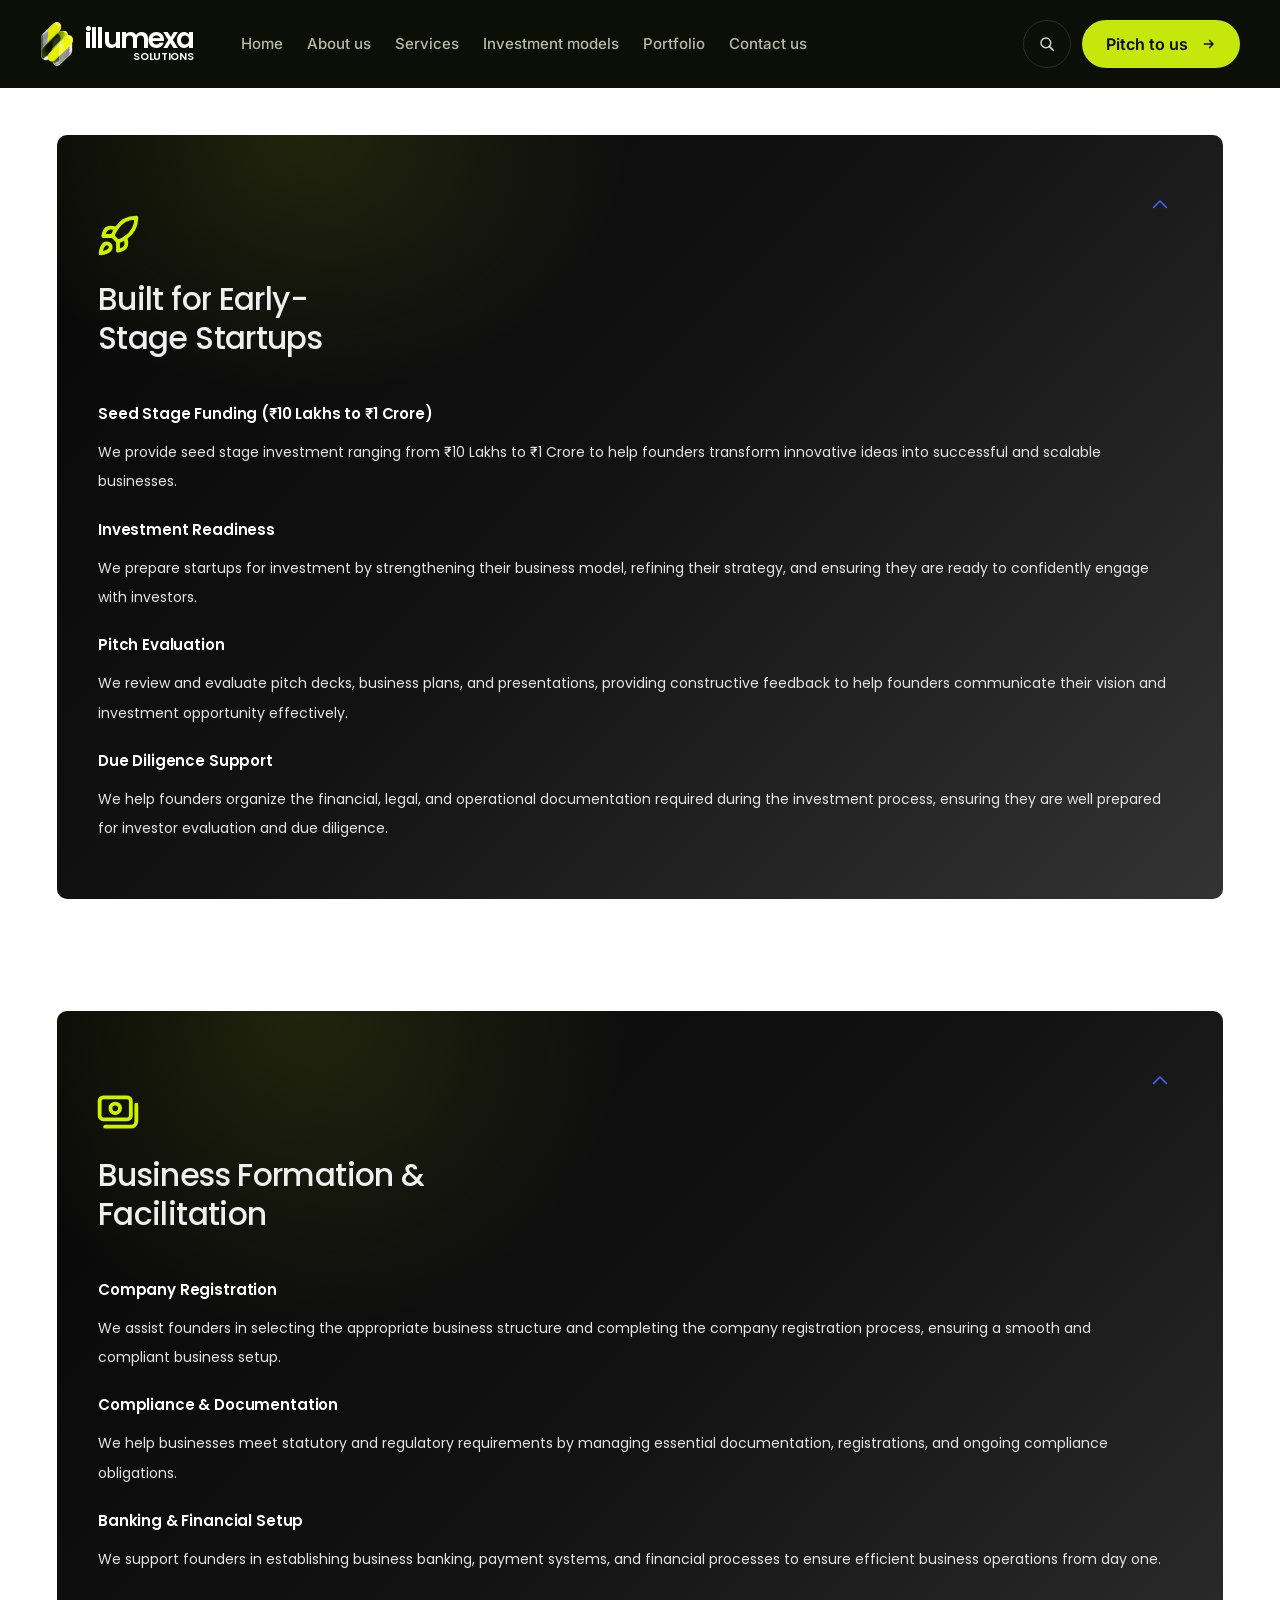
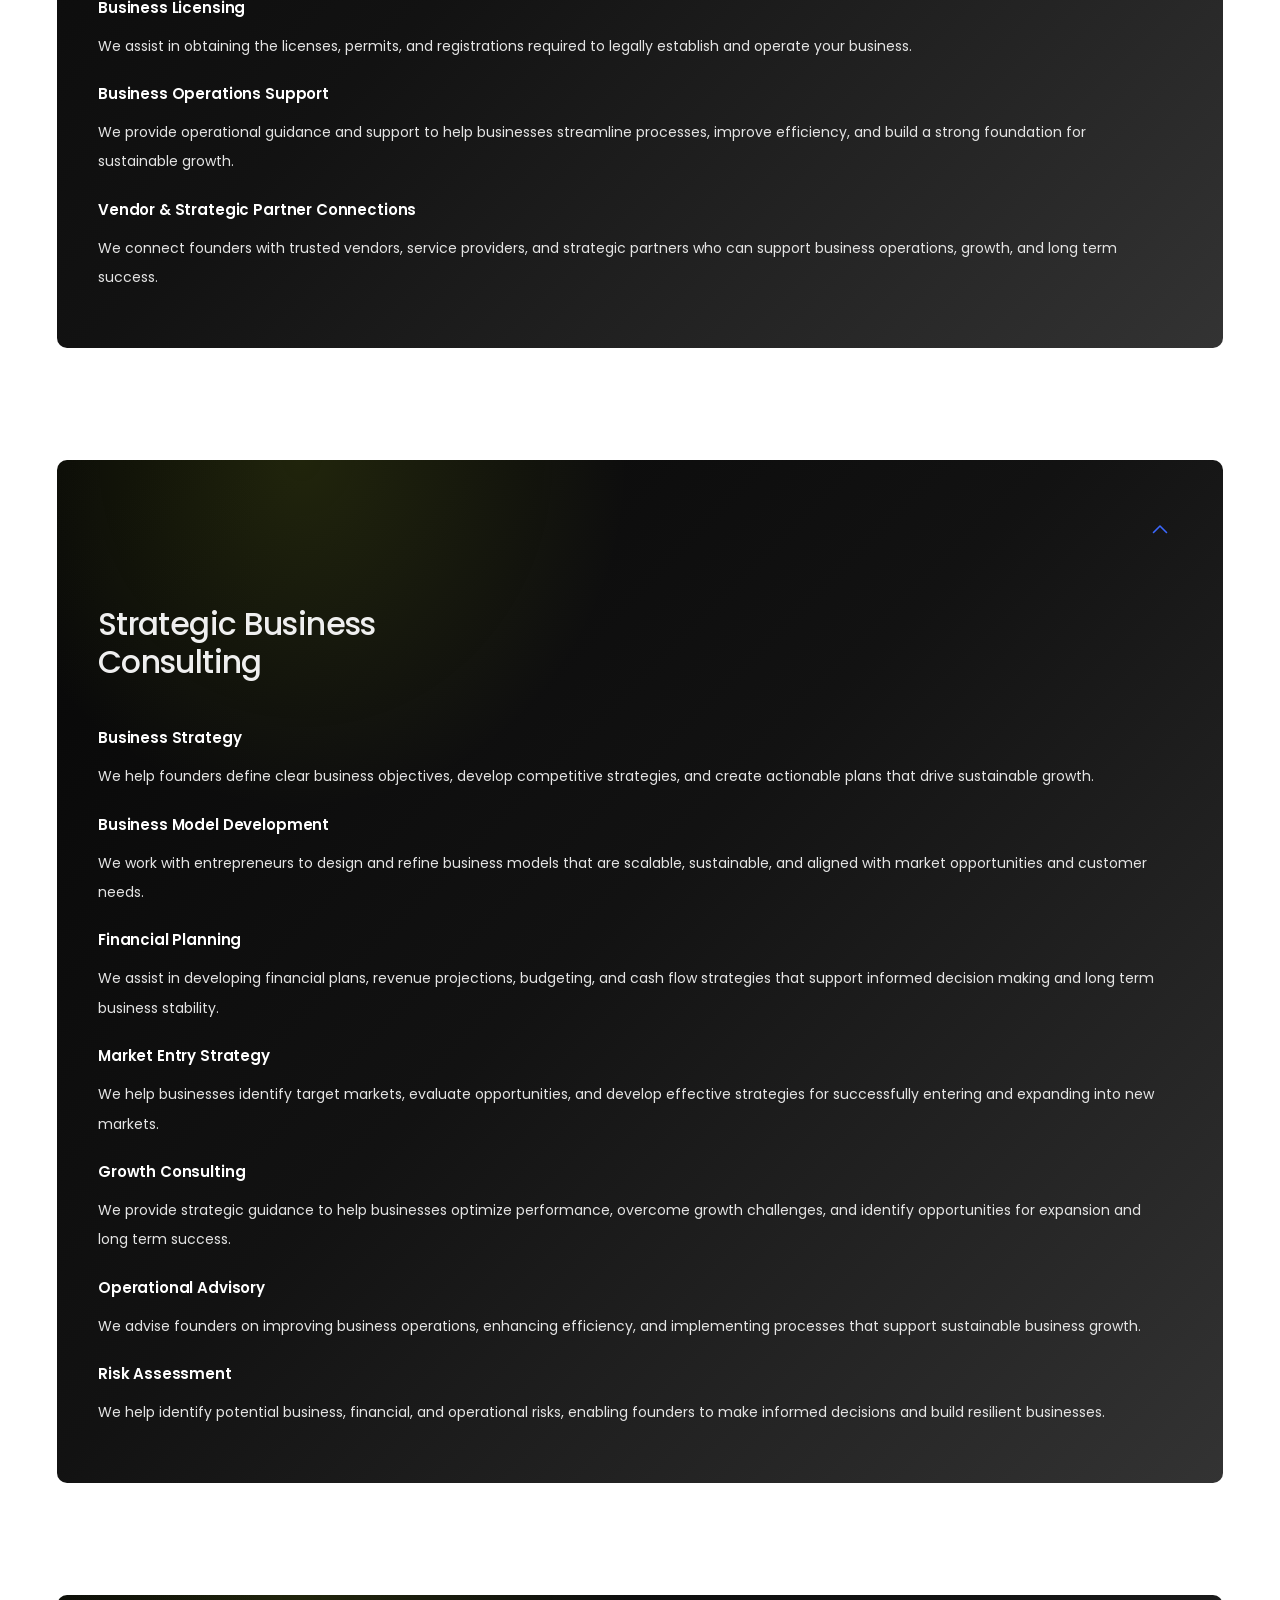
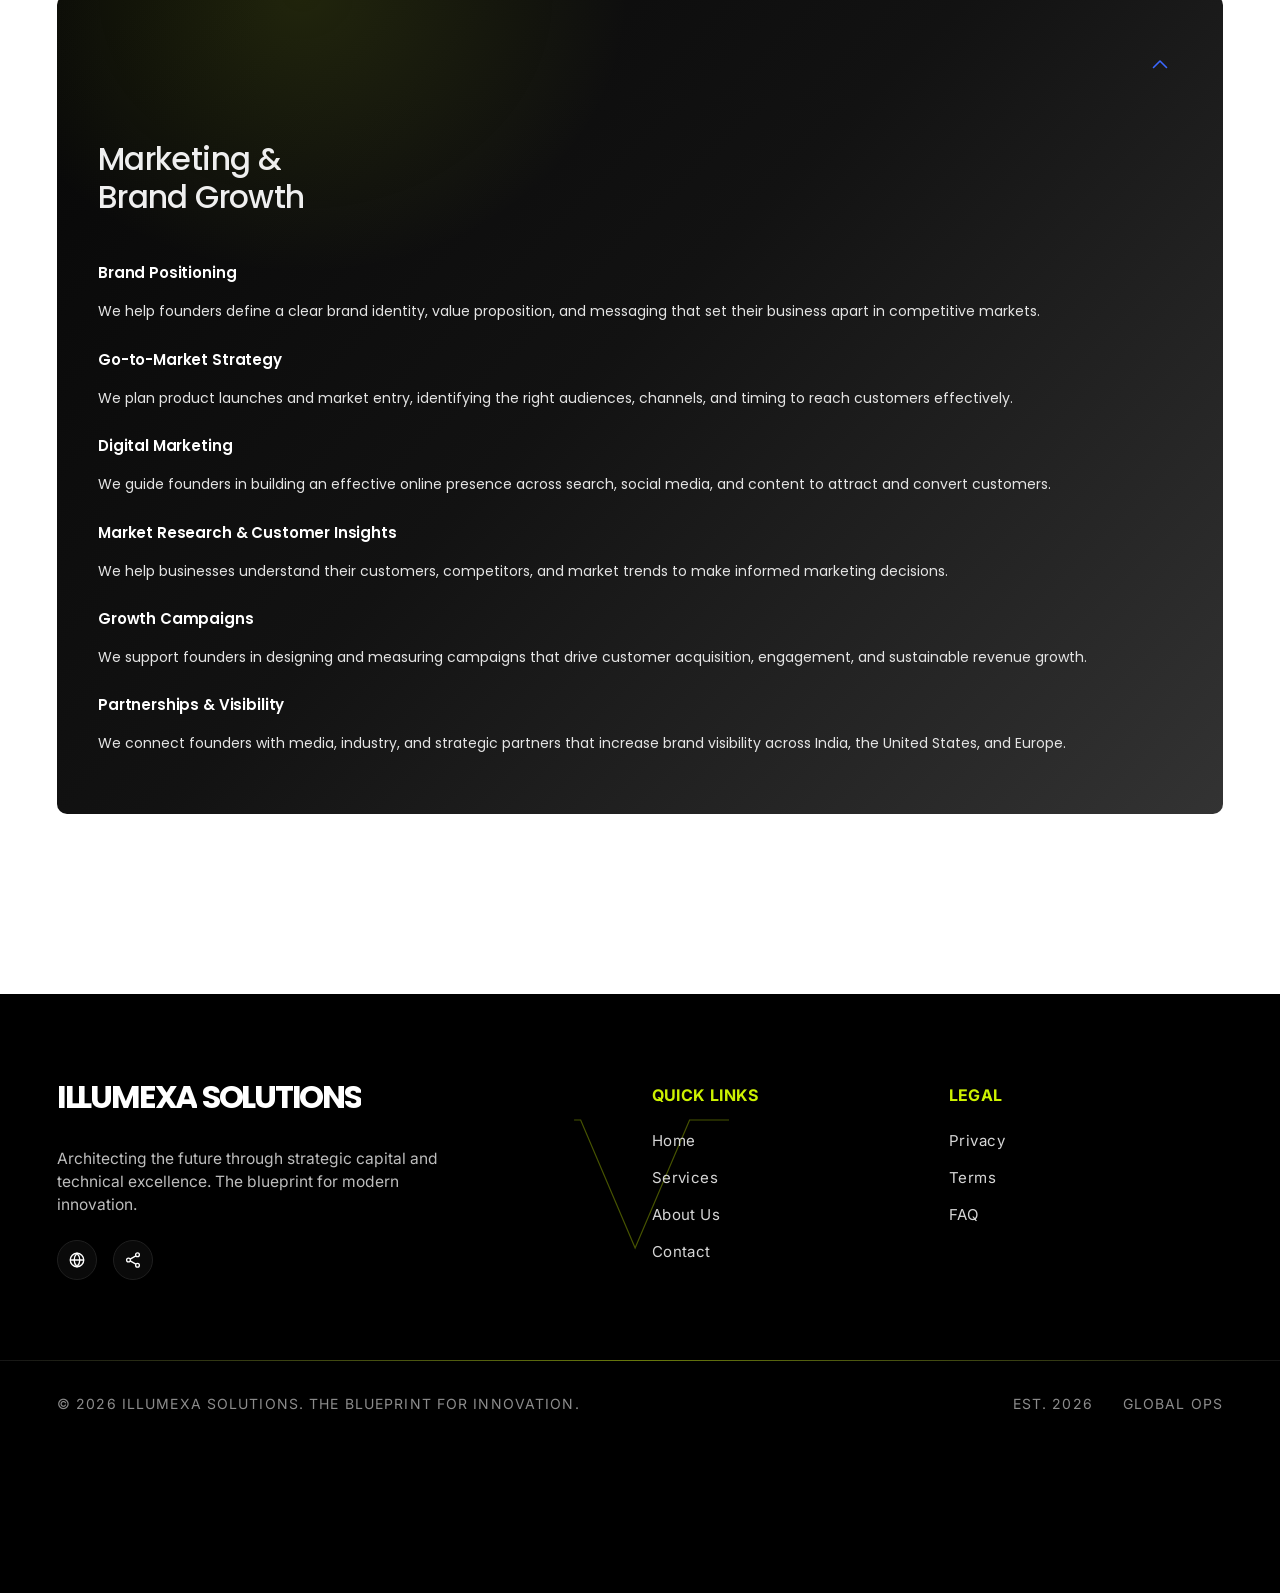
<file: src/faq.html>
<!DOCTYPE html>
<html lang="en">
<head>
  <meta charset="utf-8">
  <meta name="viewport" content="width=device-width, initial-scale=1">
  <title>Services in Detail &amp; FAQs | Illumexa Solutions</title>
  <meta name="description" content="What each Illumexa service includes: seed funding and investment readiness, business formation, strategic consulting, and marketing and brand growth.">
  <meta name="theme-color" content="#000000">
  <link rel="icon" href="data:image/svg+xml,%3Csvg xmlns='http://www.w3.org/2000/svg' viewBox='0 0 32 32'%3E%3Crect width='32' height='32' rx='7' fill='%23000'/%3E%3Cg transform='rotate(32 16 16)'%3E%3Crect x='12' y='4' width='8' height='12' rx='4' fill='%23cdf200'/%3E%3Crect x='14' y='16' width='8' height='12' rx='4' fill='%23cdf200'/%3E%3C/g%3E%3C/svg%3E">
  <meta property="og:type" content="website">
  <meta property="og:site_name" content="Illumexa Solutions">
  <meta property="og:title" content="Services in Detail | Illumexa Solutions">
  <meta property="og:description" content="Everything included in Illumexa's support for founders, from seed funding to brand growth.">

  <link rel="preload" href="assets/fonts/poppins-latin-500-normal.woff2" as="font" type="font/woff2" crossorigin>
  <link rel="preload" href="assets/fonts/poppins-latin-400-normal.woff2" as="font" type="font/woff2" crossorigin>
  <link rel="preload" href="assets/images/logo/illumexa-mark.png" as="image" fetchpriority="high">

  <link rel="stylesheet" href="styles/base.css">
  <link rel="stylesheet" href="styles/faq.css">

  <script>
    // Gate the reveal styles on JS (dropped again if the scripts never run), and open the
    // page with the intro on the first page of a visit, or a short veil after that.
    (function (root) {
      root.classList.add('js');
      try {
        if (!matchMedia('(prefers-reduced-motion: reduce)').matches) {
          root.classList.add(sessionStorage.getItem('illumexa-visited') ? 'is-arriving' : 'is-intro');
          sessionStorage.setItem('illumexa-visited', '1');
        }
      } catch (error) {}
      setTimeout(function () {
        if (!window.illumexaReady) root.classList.remove('js');
      }, 3000);
    })(document.documentElement);
  </script>
  <script src="scripts/main.js" defer></script>
</head>
<body id="top">
  <a class="skip-link" href="#main">Skip to content</a>

  <!-- Icon sprite (kept renderable, not display:none, as the sprites that hold gradients need it).
       Service icons are adapted from Lucide (ISC licence). -->
  <svg class="sprite" aria-hidden="true" focusable="false">
    <symbol id="i-search" viewBox="0 0 24 24" fill="none" stroke="currentColor" stroke-width="2" stroke-linecap="round">
      <circle cx="10.5" cy="10.5" r="6.5"/><path d="m15.5 15.5 5 5"/>
    </symbol>
    <symbol id="i-arrow-right" viewBox="0 0 24 24" fill="none" stroke="currentColor" stroke-width="2.2" stroke-linecap="round" stroke-linejoin="round">
      <path d="M4 12h15M13 6l6 6-6 6"/>
    </symbol>
    <symbol id="i-globe" viewBox="0 0 24 24" fill="none" stroke="currentColor" stroke-width="1.8">
      <circle cx="12" cy="12" r="9"/><path d="M3 12h18M12 3c2.5 2.6 3.8 5.6 3.8 9s-1.3 6.4-3.8 9c-2.5-2.6-3.8-5.6-3.8-9S9.5 5.6 12 3Z"/>
    </symbol>
    <symbol id="i-share" viewBox="0 0 24 24" fill="none" stroke="currentColor" stroke-width="1.8">
      <circle cx="18" cy="5" r="2.5"/><circle cx="6" cy="12" r="2.5"/><circle cx="18" cy="19" r="2.5"/><path d="m8.2 10.8 7.6-4.4M8.2 13.2l7.6 4.4"/>
    </symbol>
    <symbol id="i-chevron-up" viewBox="0 0 16 10" fill="none" stroke="currentColor" stroke-width="1.6" stroke-linecap="round" stroke-linejoin="round">
      <path d="M1.5 8.5 8 2l6.5 6.5"/>
    </symbol>

    <symbol id="i-rocket" viewBox="0 0 24 24" fill="none" stroke="currentColor" stroke-width="2.1" stroke-linecap="round" stroke-linejoin="round">
      <path d="M4.5 16.5c-1.5 1.26-2 5-2 5s3.74-.5 5-2c.71-.84.7-2.13-.09-2.91a2.18 2.18 0 0 0-2.91-.09z"/>
      <path d="m12 15-3-3a22 22 0 0 1 2-3.95A12.88 12.88 0 0 1 22 2c0 2.72-.78 7.5-6 11a22.35 22.35 0 0 1-4 2z"/>
      <path d="M9 12H4s.55-3.03 2-4c1.62-1.08 5 0 5 0M12 15v5s3.03-.55 4-2c1.08-1.62 0-5 0-5"/>
    </symbol>
    <symbol id="i-cash" viewBox="0 0 24 24" fill="none" stroke="currentColor" stroke-width="2.1" stroke-linecap="round" stroke-linejoin="round">
      <rect x="2" y="4" width="17" height="12" rx="2"/><circle cx="10.5" cy="10" r="2.6"/><path d="M22 8v9a3 3 0 0 1-3 3H5"/>
    </symbol>
  </svg>

  <!-- ============ HEADER ============ -->
  <header class="site-header" data-header data-motion>
    <nav class="site-nav" aria-label="Primary">
      <a class="brand" href="index.html" aria-label="Illumexa Solutions — home">
        <img class="brand__mark" src="assets/images/logo/illumexa-mark.png" alt="" width="127" height="176" decoding="async">
        <span class="brand__word" aria-hidden="true">
          <span class="brand__name">illumexa</span>
          <span class="brand__sub">SOLUTIONS</span>
        </span>
      </a>

      <div class="site-nav__menu" id="site-menu" data-menu>
        <ul class="nav-list">
          <li><a class="nav-link" href="index.html">Home</a></li>
          <li><a class="nav-link" href="about-us.html">About us</a></li>
          <li><a class="nav-link" href="services.html">Services</a></li>
          <li><a class="nav-link" href="#" data-page="investment-models">Investment models</a></li>
          <li><a class="nav-link" href="#" data-page="portfolio">Portfolio</a></li>
          <li><a class="nav-link" href="contact.html">Contact us</a></li>
          <li class="nav-list__cta"><a class="btn btn--lime btn--sm" href="contact.html">Pitch to us <svg class="icon" aria-hidden="true" focusable="false"><use href="#i-arrow-right"/></svg></a></li>
        </ul>
      </div>

      <div class="site-nav__actions">
        <button class="nav-search" type="button" aria-label="Search" aria-haspopup="dialog" aria-controls="site-search" data-search-open>
          <svg class="icon" aria-hidden="true" focusable="false"><use href="#i-search"/></svg>
          <span class="nav-search__label" aria-hidden="true">Search</span>
        </button>
        <a class="btn btn--lime btn--sm site-nav__pitch" href="contact.html">Pitch to us <svg class="icon" aria-hidden="true" focusable="false"><use href="#i-arrow-right"/></svg></a>
        <button class="nav-toggle" type="button" aria-expanded="false" aria-controls="site-menu" aria-label="Open menu" data-menu-toggle>
          <span class="nav-toggle__bar" aria-hidden="true"></span>
        </button>
      </div>
    </nav>
  </header>

  <main id="main">
    <section class="details page-top" aria-labelledby="details-title">
      <h1 class="visually-hidden" id="details-title">Our services in detail</h1>

      <div class="container detail-list" data-accordion="multiple" data-search-type="Service detail">
        <!-- Early-stage startups -->
        <article class="dark-card detail card-reveal is-open" id="early-stage" data-accordion-item data-glow>
          <h2 class="detail__heading">
            <button class="detail__trigger" type="button" id="early-stage-title" aria-expanded="true" aria-controls="early-stage-panel" data-accordion-trigger>
              <svg class="dark-card__icon fx-icon" aria-hidden="true" focusable="false"><use href="#i-rocket"/></svg>
              <span class="detail__title word-reveal">Built for Early-<br class="detail__br">Stage Startups</span>
              <svg class="detail__chevron" aria-hidden="true" focusable="false"><use href="#i-chevron-up"/></svg>
            </button>
          </h2>
          <div class="detail__panel" id="early-stage-panel" role="region" aria-labelledby="early-stage-title">
            <div class="detail__inner">
              <dl class="detail__list" data-stagger>
                <div class="detail__item reveal-up">
                  <dt>Seed Stage Funding (₹10 Lakhs to ₹1 Crore)</dt>
                  <dd>We provide seed stage investment ranging from ₹10 Lakhs to ₹1 Crore to help founders transform innovative ideas into successful and scalable businesses.</dd>
                </div>
                <div class="detail__item reveal-up">
                  <dt>Investment Readiness</dt>
                  <dd>We prepare startups for investment by strengthening their business model, refining their strategy, and ensuring they are ready to confidently engage with investors.</dd>
                </div>
                <div class="detail__item reveal-up">
                  <dt>Pitch Evaluation</dt>
                  <dd>We review and evaluate pitch decks, business plans, and presentations, providing constructive feedback to help founders communicate their vision and investment opportunity effectively.</dd>
                </div>
                <div class="detail__item reveal-up">
                  <dt>Due Diligence Support</dt>
                  <dd>We help founders organize the financial, legal, and operational documentation required during the investment process, ensuring they are well prepared for investor evaluation and due diligence.</dd>
                </div>
              </dl>
            </div>
          </div>
        </article>

        <!-- Business formation -->
        <article class="dark-card detail card-reveal is-open" id="business-formation" data-accordion-item data-glow>
          <h2 class="detail__heading">
            <button class="detail__trigger" type="button" id="business-formation-title" aria-expanded="true" aria-controls="business-formation-panel" data-accordion-trigger>
              <svg class="dark-card__icon fx-icon" aria-hidden="true" focusable="false"><use href="#i-cash"/></svg>
              <span class="detail__title word-reveal">Business Formation &amp;<br class="detail__br"> Facilitation</span>
              <svg class="detail__chevron" aria-hidden="true" focusable="false"><use href="#i-chevron-up"/></svg>
            </button>
          </h2>
          <div class="detail__panel" id="business-formation-panel" role="region" aria-labelledby="business-formation-title">
            <div class="detail__inner">
              <dl class="detail__list" data-stagger>
                <div class="detail__item reveal-up">
                  <dt>Company Registration</dt>
                  <dd>We assist founders in selecting the appropriate business structure and completing the company registration process, ensuring a smooth and compliant business setup.</dd>
                </div>
                <div class="detail__item reveal-up">
                  <dt>Compliance &amp; Documentation</dt>
                  <dd>We help businesses meet statutory and regulatory requirements by managing essential documentation, registrations, and ongoing compliance obligations.</dd>
                </div>
                <div class="detail__item reveal-up">
                  <dt>Banking &amp; Financial Setup</dt>
                  <dd>We support founders in establishing business banking, payment systems, and financial processes to ensure efficient business operations from day one.</dd>
                </div>
                <div class="detail__item reveal-up">
                  <dt>Business Licensing</dt>
                  <dd>We assist in obtaining the licenses, permits, and registrations required to legally establish and operate your business.</dd>
                </div>
                <div class="detail__item reveal-up">
                  <dt>Business Operations Support</dt>
                  <dd>We provide operational guidance and support to help businesses streamline processes, improve efficiency, and build a strong foundation for sustainable growth.</dd>
                </div>
                <div class="detail__item reveal-up">
                  <dt>Vendor &amp; Strategic Partner Connections</dt>
                  <dd>We connect founders with trusted vendors, service providers, and strategic partners who can support business operations, growth, and long term success.</dd>
                </div>
              </dl>
            </div>
          </div>
        </article>

        <!-- Strategic consulting -->
        <article class="dark-card detail card-reveal is-open" id="strategic-consulting" data-accordion-item data-glow>
          <h2 class="detail__heading">
            <button class="detail__trigger" type="button" id="strategic-consulting-title" aria-expanded="true" aria-controls="strategic-consulting-panel" data-accordion-trigger>
              <span class="dark-card__icon" aria-hidden="true"></span>
              <span class="detail__title word-reveal">Strategic Business<br class="detail__br"> Consulting</span>
              <svg class="detail__chevron" aria-hidden="true" focusable="false"><use href="#i-chevron-up"/></svg>
            </button>
          </h2>
          <div class="detail__panel" id="strategic-consulting-panel" role="region" aria-labelledby="strategic-consulting-title">
            <div class="detail__inner">
              <dl class="detail__list" data-stagger>
                <div class="detail__item reveal-up">
                  <dt>Business Strategy</dt>
                  <dd>We help founders define clear business objectives, develop competitive strategies, and create actionable plans that drive sustainable growth.</dd>
                </div>
                <div class="detail__item reveal-up">
                  <dt>Business Model Development</dt>
                  <dd>We work with entrepreneurs to design and refine business models that are scalable, sustainable, and aligned with market opportunities and customer needs.</dd>
                </div>
                <div class="detail__item reveal-up">
                  <dt>Financial Planning</dt>
                  <dd>We assist in developing financial plans, revenue projections, budgeting, and cash flow strategies that support informed decision making and long term business stability.</dd>
                </div>
                <div class="detail__item reveal-up">
                  <dt>Market Entry Strategy</dt>
                  <dd>We help businesses identify target markets, evaluate opportunities, and develop effective strategies for successfully entering and expanding into new markets.</dd>
                </div>
                <div class="detail__item reveal-up">
                  <dt>Growth Consulting</dt>
                  <dd>We provide strategic guidance to help businesses optimize performance, overcome growth challenges, and identify opportunities for expansion and long term success.</dd>
                </div>
                <div class="detail__item reveal-up">
                  <dt>Operational Advisory</dt>
                  <dd>We advise founders on improving business operations, enhancing efficiency, and implementing processes that support sustainable business growth.</dd>
                </div>
                <div class="detail__item reveal-up">
                  <dt>Risk Assessment</dt>
                  <dd>We help identify potential business, financial, and operational risks, enabling founders to make informed decisions and build resilient businesses.</dd>
                </div>
              </dl>
            </div>
          </div>
        </article>

        <!-- Marketing & brand growth -->
        <article class="dark-card detail card-reveal is-open" id="marketing" data-accordion-item data-glow>
          <h2 class="detail__heading">
            <button class="detail__trigger" type="button" id="marketing-title" aria-expanded="true" aria-controls="marketing-panel" data-accordion-trigger>
              <span class="dark-card__icon" aria-hidden="true"></span>
              <span class="detail__title word-reveal">Marketing &amp;<br class="detail__br"> Brand Growth</span>
              <svg class="detail__chevron" aria-hidden="true" focusable="false"><use href="#i-chevron-up"/></svg>
            </button>
          </h2>
          <div class="detail__panel" id="marketing-panel" role="region" aria-labelledby="marketing-title">
            <div class="detail__inner">
              <dl class="detail__list" data-stagger>
                <div class="detail__item reveal-up">
                  <dt>Brand Positioning</dt>
                  <dd>We help founders define a clear brand identity, value proposition, and messaging that set their business apart in competitive markets.</dd>
                </div>
                <div class="detail__item reveal-up">
                  <dt>Go-to-Market Strategy</dt>
                  <dd>We plan product launches and market entry, identifying the right audiences, channels, and timing to reach customers effectively.</dd>
                </div>
                <div class="detail__item reveal-up">
                  <dt>Digital Marketing</dt>
                  <dd>We guide founders in building an effective online presence across search, social media, and content to attract and convert customers.</dd>
                </div>
                <div class="detail__item reveal-up">
                  <dt>Market Research &amp; Customer Insights</dt>
                  <dd>We help businesses understand their customers, competitors, and market trends to make informed marketing decisions.</dd>
                </div>
                <div class="detail__item reveal-up">
                  <dt>Growth Campaigns</dt>
                  <dd>We support founders in designing and measuring campaigns that drive customer acquisition, engagement, and sustainable revenue growth.</dd>
                </div>
                <div class="detail__item reveal-up">
                  <dt>Partnerships &amp; Visibility</dt>
                  <dd>We connect founders with media, industry, and strategic partners that increase brand visibility across India, the United States, and Europe.</dd>
                </div>
              </dl>
            </div>
          </div>
        </article>
      </div>
    </section>
  </main>

  <!-- ============ FOOTER ============ -->
  <!-- data-motion: the ILLUMEXA outline draws itself as the footer scrolls in, a single light
       passes through it, and the columns, links and rule reveal in sequence. -->
  <footer class="site-footer" data-observe data-motion>
    <svg class="site-footer__outline" viewBox="0 0 4606 1000" aria-hidden="true" focusable="false">
      <defs>
        <linearGradient id="outline-sweep-fill" x1="0" x2="1" y1="0" y2="0">
          <stop offset="0" stop-color="#fff" stop-opacity="0"/>
          <stop offset=".5" stop-color="#fff"/>
          <stop offset="1" stop-color="#fff" stop-opacity="0"/>
        </linearGradient>
        <mask id="outline-sweep" maskUnits="userSpaceOnUse" x="0" y="0" width="4606" height="1000">
          <rect class="site-footer__sweep" x="-1400" y="0" width="1400" height="1000" fill="url(#outline-sweep-fill)"/>
        </mask>
      </defs>
      <text class="site-footer__outline-text" x="2303" y="849" text-anchor="middle">ILLUMEXA</text>
      <text class="site-footer__outline-text site-footer__outline-text--light" x="2303" y="849" text-anchor="middle" mask="url(#outline-sweep)">ILLUMEXA</text>
    </svg>

    <div class="container site-footer__grid">
      <div class="site-footer__brand">
        <p class="site-footer__name word-reveal">ILLUMEXA SOLUTIONS</p>
        <p class="site-footer__about text-reveal">Architecting the future through strategic capital and technical excellence. The blueprint for modern innovation.</p>
        <div class="site-footer__social reveal-group" data-stagger>
          <a class="icon-btn reveal-item" href="index.html" aria-label="Illumexa Solutions website">
            <svg class="icon" aria-hidden="true" focusable="false"><use href="#i-globe"/></svg>
          </a>
          <button class="icon-btn reveal-item" type="button" aria-label="Share this page" data-share>
            <svg class="icon" aria-hidden="true" focusable="false"><use href="#i-share"/></svg>
          </button>
          <span class="visually-hidden" aria-live="polite" data-share-status></span>
        </div>
      </div>

      <nav class="site-footer__col" aria-labelledby="footer-quick">
        <h2 class="site-footer__heading char-reveal" id="footer-quick">Quick Links</h2>
        <ul class="site-footer__links reveal-group" role="list" data-stagger>
          <li class="reveal-item"><a href="index.html">Home</a></li>
          <li class="reveal-item"><a href="services.html">Services</a></li>
          <li class="reveal-item"><a href="about-us.html">About Us</a></li>
          <li class="reveal-item"><a href="contact.html">Contact</a></li>
        </ul>
      </nav>

      <nav class="site-footer__col" aria-labelledby="footer-legal">
        <h2 class="site-footer__heading char-reveal" id="footer-legal">Legal</h2>
        <ul class="site-footer__links reveal-group" role="list" data-stagger>
          <li class="reveal-item"><a href="#" data-page="privacy">Privacy</a></li>
          <li class="reveal-item"><a href="#" data-page="terms">Terms</a></li>
          <li class="reveal-item"><a href="faq.html" aria-current="page">FAQ</a></li>
        </ul>
      </nav>
    </div>

    <div class="site-footer__bottom">
      <span class="site-footer__rule line-reveal" aria-hidden="true"></span>
      <div class="container site-footer__bar reveal">
        <p>© 2026 Illumexa Solutions. The blueprint for innovation.</p>
        <p class="site-footer__meta"><span>Est. 2026</span><span>Global Ops</span></p>
      </div>
    </div>
  </footer>

  <!-- ============ SEARCH ============ -->
  <dialog class="search" id="site-search" aria-labelledby="search-title" data-search>
    <h2 class="visually-hidden" id="search-title">Search the site</h2>
    <form class="search__form" role="search" data-search-form>
      <img class="search__icon" src="assets/images/logo/illumexa-mark.png" alt="" width="127" height="176" decoding="async">
      <label class="visually-hidden" for="search-input">Search services, steps and questions</label>
      <input class="search__input" id="search-input" type="search" placeholder="Search services, steps, FAQs…" autocomplete="off" spellcheck="false" data-search-input>
      <button class="search__close" type="button" data-search-close>Esc<span class="visually-hidden"> — close search</span></button>
    </form>
    <ul class="search__results" role="list" data-search-results></ul>
    <p class="visually-hidden" aria-live="polite" data-search-status></p>
  </dialog>
</body>
</html>
</file>
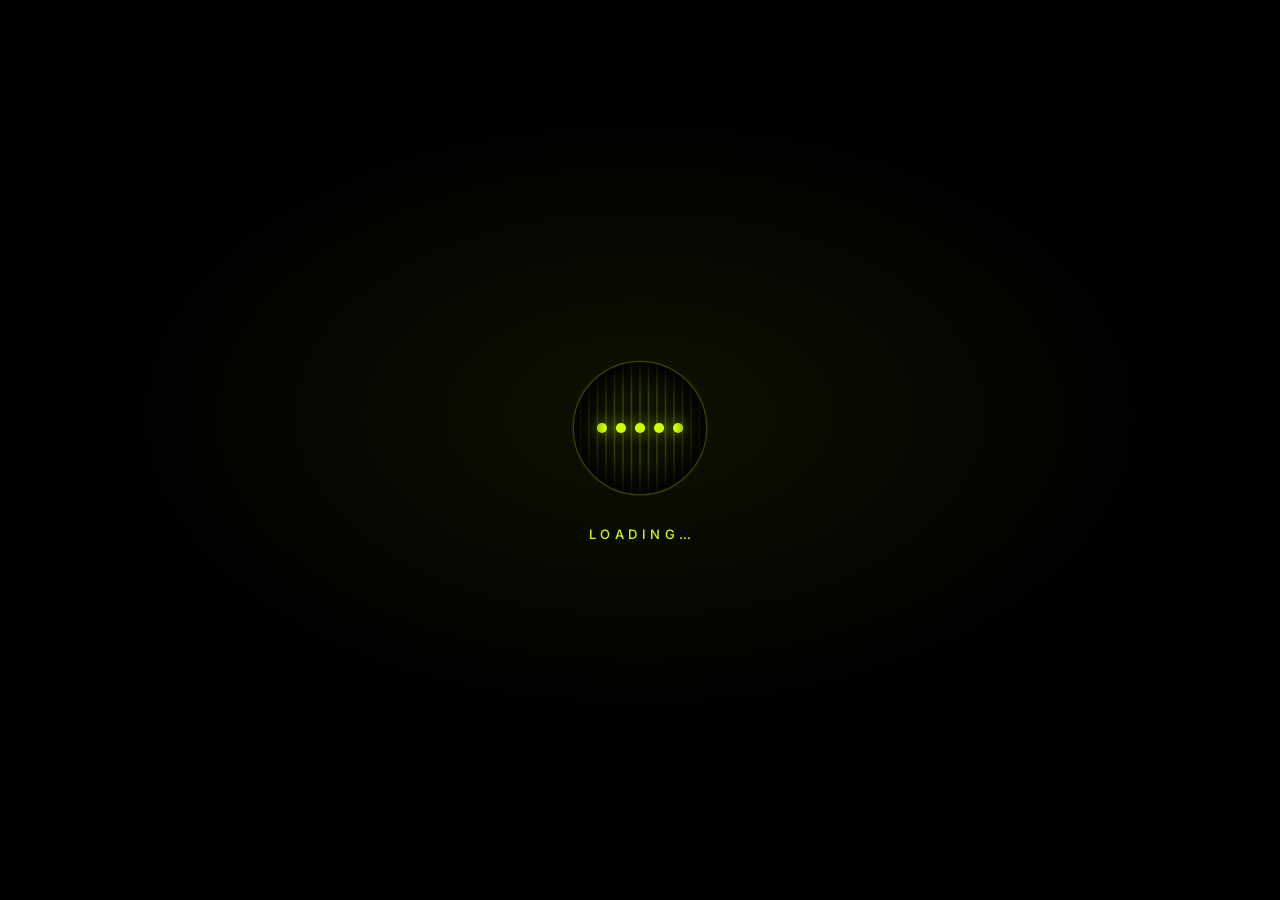
<file: src/loader-demo.html>
<!DOCTYPE html>
<html lang="en">
<head>
  <meta charset="utf-8">
  <meta name="viewport" content="width=device-width, initial-scale=1">
  <title>Neon Wave Loader | Illumexa Solutions</title>
  <meta name="robots" content="noindex">
  <meta name="theme-color" content="#000000">

  <link rel="preload" href="assets/fonts/inter-latin-wght-normal.woff2" as="font" type="font/woff2" crossorigin>
  <link rel="stylesheet" href="styles/base.css">
  <link rel="stylesheet" href="styles/loader.css">
  <style>
    /* Preview only: the page behind the screen is black too, so nothing flashes white. */
    body { background: #000; }
  </style>
</head>
<body>
  <!-- Preview page: the loading screen stays up so it can be looked at. On a real page it
       leaves as soon as the page has loaded — see the snippet at the bottom of this file. -->

  <!-- ============ LOADING SCREEN ============ -->
  <!-- Copy this block, styles/loader.css and (optionally) the script below into any page. -->
  <div class="loader" id="site-loader" role="status">
    <svg class="wav" viewBox="0 0 64 64" width="128" height="128" aria-hidden="true" focusable="false">
      <defs>
        <clipPath id="wav-disc">
          <circle cx="32" cy="32" r="31"/>
        </clipPath>

        <!-- One blur for all five halos, so the bead cores stay crisp. -->
        <filter id="wav-glow" x="-75%" y="-75%" width="250%" height="250%" color-interpolation-filters="sRGB">
          <feGaussianBlur stdDeviation="2.4"/>
        </filter>

        <!-- Fades the bars into the screen at the rim of the disc. -->
        <radialGradient id="wav-fade" cx="50%" cy="50%" r="50%">
          <stop class="wav-fade-in" offset="52%"/>
          <stop class="wav-fade-out" offset="100%"/>
        </radialGradient>
      </defs>

      <g clip-path="url(#wav-disc)">
        <g class="wav-bars">
          <line class="wav-bar" x1="4" y1="0" x2="4" y2="64" style="--i:0"/>
          <line class="wav-bar" x1="8" y1="0" x2="8" y2="64" style="--i:1"/>
          <line class="wav-bar" x1="12" y1="0" x2="12" y2="64" style="--i:2"/>
          <line class="wav-bar" x1="16" y1="0" x2="16" y2="64" style="--i:3"/>
          <line class="wav-bar" x1="20" y1="0" x2="20" y2="64" style="--i:4"/>
          <line class="wav-bar" x1="24" y1="0" x2="24" y2="64" style="--i:5"/>
          <line class="wav-bar" x1="28" y1="0" x2="28" y2="64" style="--i:6"/>
          <line class="wav-bar" x1="32" y1="0" x2="32" y2="64" style="--i:7"/>
          <line class="wav-bar" x1="36" y1="0" x2="36" y2="64" style="--i:8"/>
          <line class="wav-bar" x1="40" y1="0" x2="40" y2="64" style="--i:9"/>
          <line class="wav-bar" x1="44" y1="0" x2="44" y2="64" style="--i:10"/>
          <line class="wav-bar" x1="48" y1="0" x2="48" y2="64" style="--i:11"/>
          <line class="wav-bar" x1="52" y1="0" x2="52" y2="64" style="--i:12"/>
          <line class="wav-bar" x1="56" y1="0" x2="56" y2="64" style="--i:13"/>
          <line class="wav-bar" x1="60" y1="0" x2="60" y2="64" style="--i:14"/>
        </g>

        <g class="wav-halos" filter="url(#wav-glow)">
          <circle class="wav-halo" cx="14.08" cy="32" r="4.6" style="--i:0"/>
          <circle class="wav-halo" cx="23.04" cy="32" r="4.6" style="--i:1"/>
          <circle class="wav-halo" cx="32" cy="32" r="4.6" style="--i:2"/>
          <circle class="wav-halo" cx="40.96" cy="32" r="4.6" style="--i:3"/>
          <circle class="wav-halo" cx="49.92" cy="32" r="4.6" style="--i:4"/>
        </g>

        <g class="wav-beads">
          <circle class="wav-bead" cx="14.08" cy="32" r="2.4" style="--i:0"/>
          <circle class="wav-bead" cx="23.04" cy="32" r="2.4" style="--i:1"/>
          <circle class="wav-bead" cx="32" cy="32" r="2.4" style="--i:2"/>
          <circle class="wav-bead" cx="40.96" cy="32" r="2.4" style="--i:3"/>
          <circle class="wav-bead" cx="49.92" cy="32" r="2.4" style="--i:4"/>
        </g>

        <circle class="wav-vignette" cx="32" cy="32" r="32" fill="url(#wav-fade)"/>
      </g>

      <circle class="wav-ring" cx="32" cy="32" r="31.4"/>
    </svg>

    <p class="loader__text">Loading&#8230;</p>
  </div>

  <!-- On a real page, add this after the block above. Without it the screen never leaves.
  <script>
    (function () {
      var loader = document.getElementById('site-loader');
      if (!loader) return;
      var root = document.documentElement;
      root.classList.add('is-loading');
      var hide = function () {
        loader.classList.add('is-done');
        root.classList.remove('is-loading');
      };
      window.addEventListener('load', hide, { once: true });
      setTimeout(hide, 6000);
    })();
  </script>
  -->
</body>
</html>
</file>
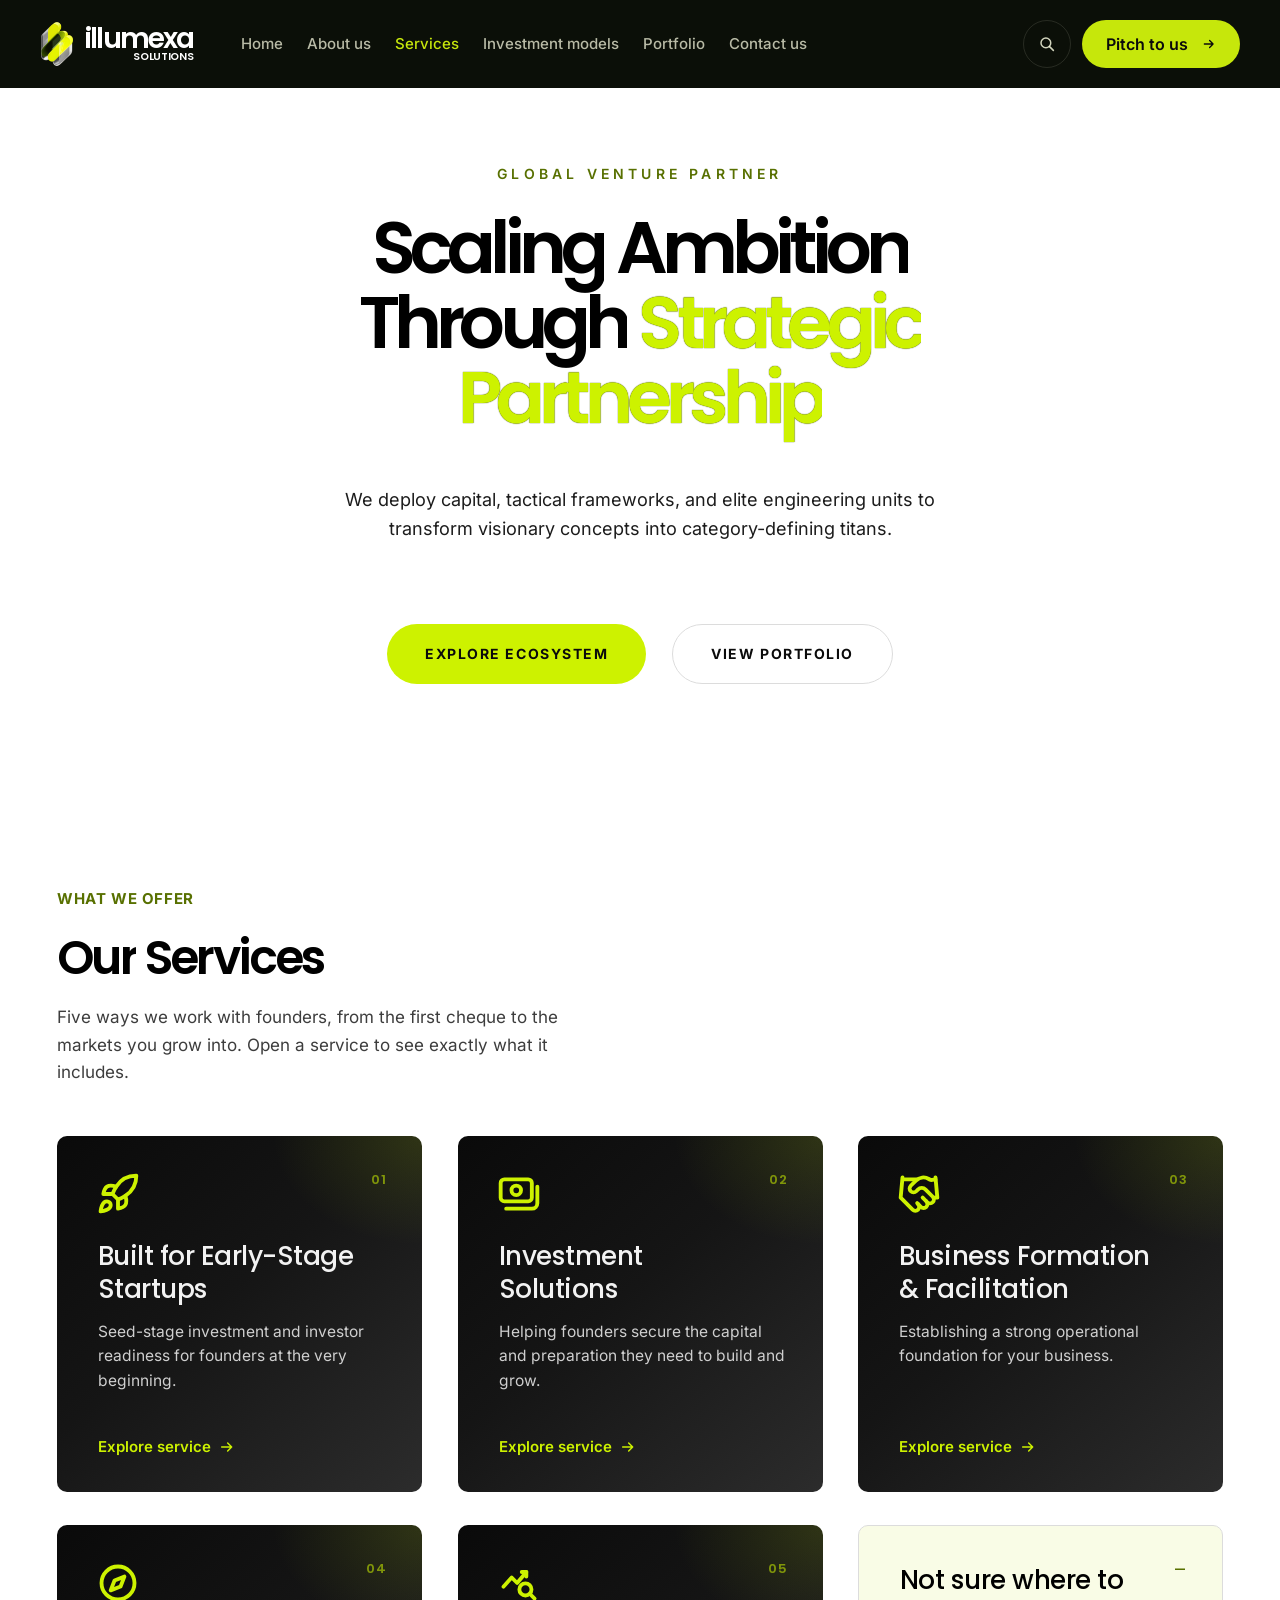
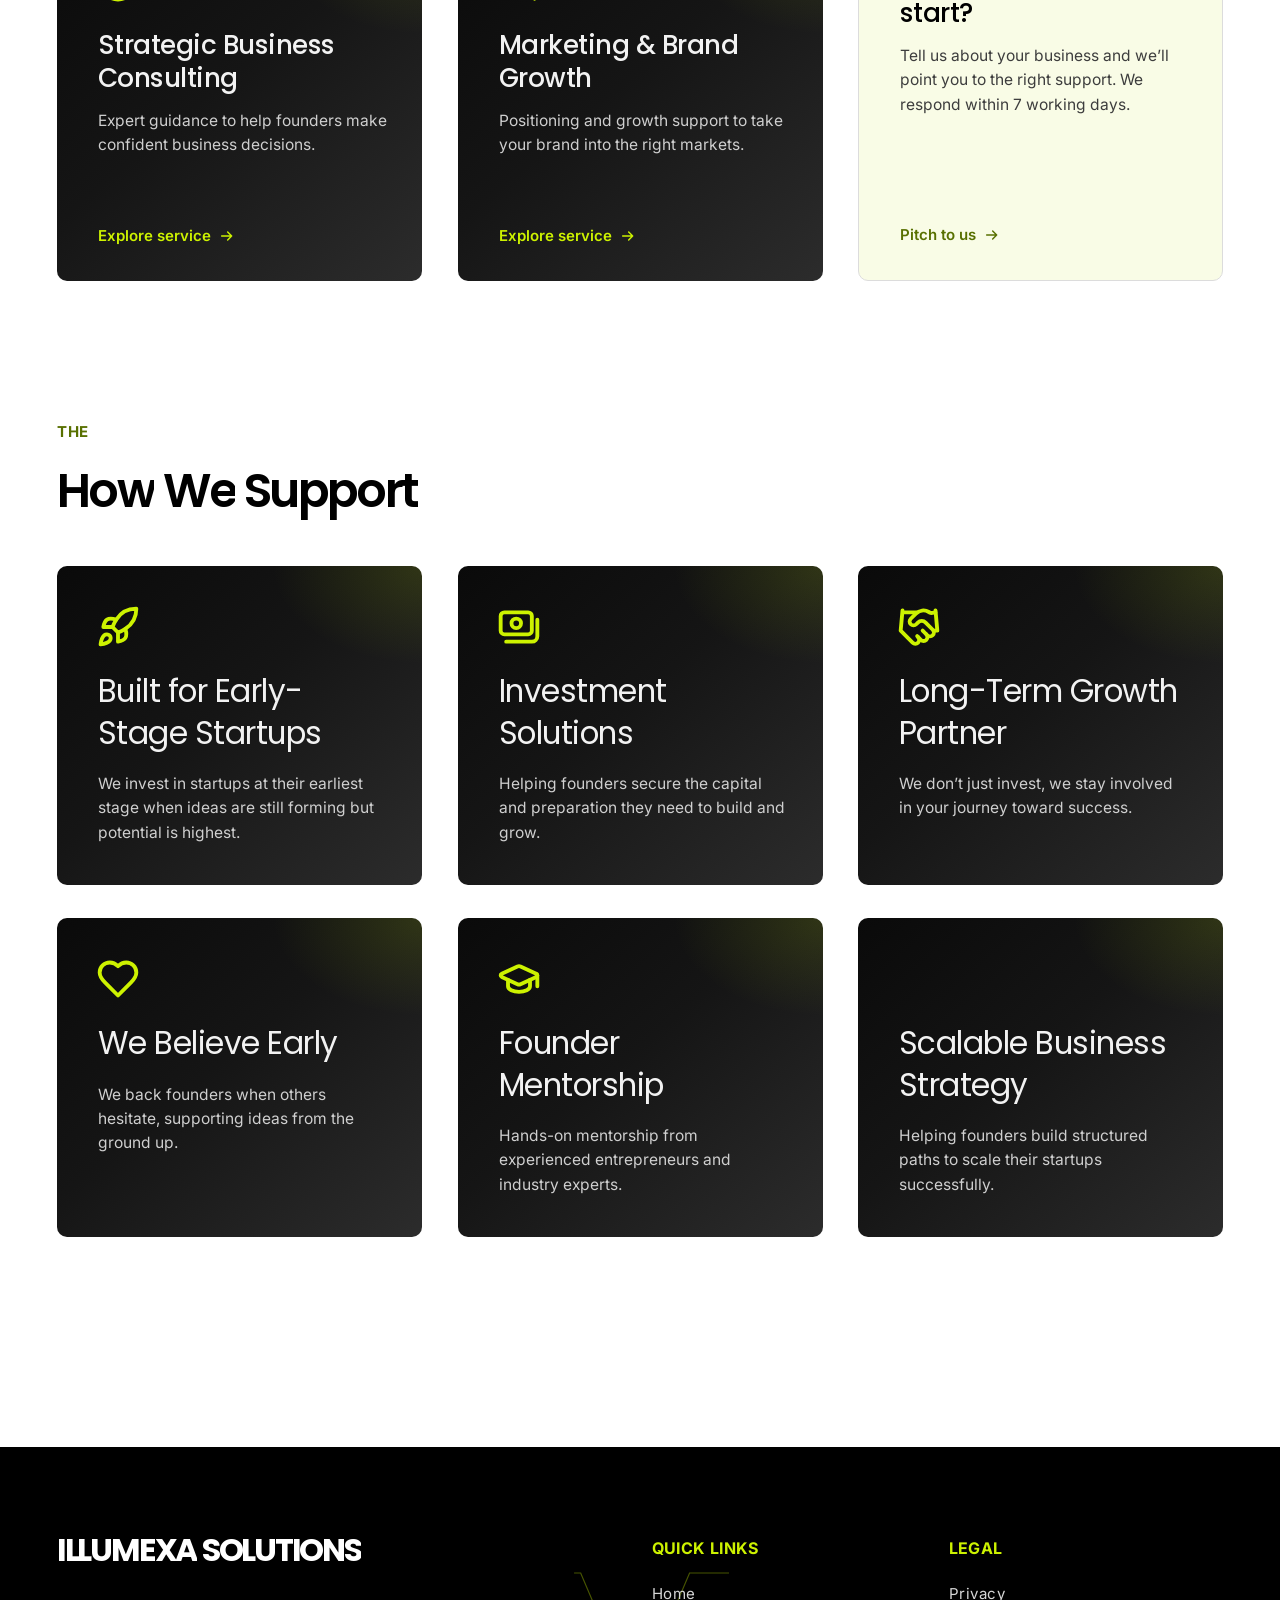
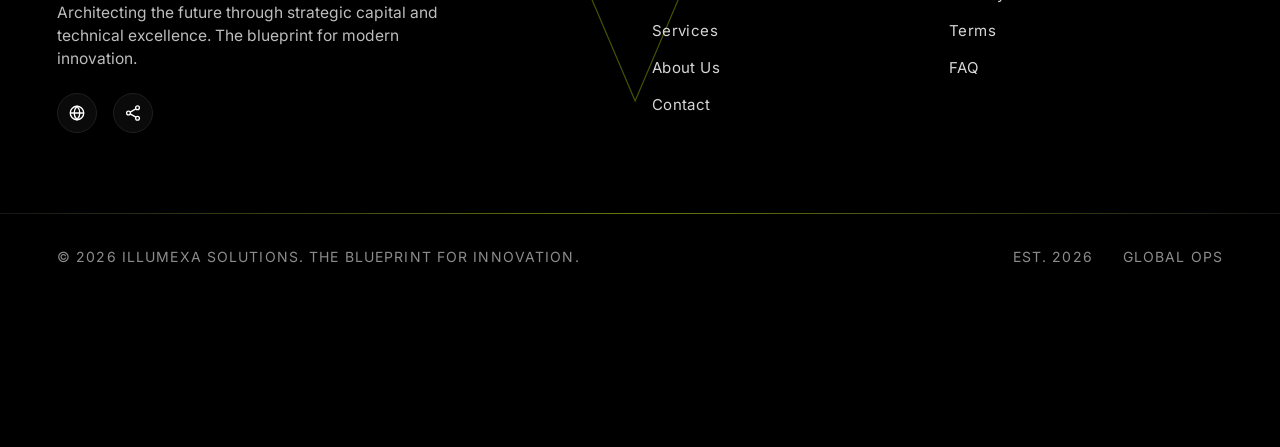
<file: src/services.html>
<!DOCTYPE html>
<html lang="en">
<head>
  <meta charset="utf-8">
  <meta name="viewport" content="width=device-width, initial-scale=1">
  <title>Services | Illumexa Solutions</title>
  <meta name="description" content="How Illumexa supports founders: early-stage investment, investment solutions, long-term growth partnership, mentorship and scalable business strategy.">
  <meta name="theme-color" content="#000000">
  <link rel="icon" href="data:image/svg+xml,%3Csvg xmlns='http://www.w3.org/2000/svg' viewBox='0 0 32 32'%3E%3Crect width='32' height='32' rx='7' fill='%23000'/%3E%3Cg transform='rotate(32 16 16)'%3E%3Crect x='12' y='4' width='8' height='12' rx='4' fill='%23cdf200'/%3E%3Crect x='14' y='16' width='8' height='12' rx='4' fill='%23cdf200'/%3E%3C/g%3E%3C/svg%3E">
  <meta property="og:type" content="website">
  <meta property="og:site_name" content="Illumexa Solutions">
  <meta property="og:title" content="Services | Illumexa Solutions">
  <meta property="og:description" content="Scaling ambition through strategic partnership: capital, frameworks and hands-on support for founders.">

  <link rel="preload" href="assets/fonts/poppins-latin-600-normal.woff2" as="font" type="font/woff2" crossorigin>
  <link rel="preload" href="assets/fonts/inter-latin-wght-normal.woff2" as="font" type="font/woff2" crossorigin>
  <link rel="preload" href="assets/images/logo/illumexa-mark.png" as="image" fetchpriority="high">

  <link rel="stylesheet" href="styles/base.css">
  <link rel="stylesheet" href="styles/services.css">

  <script>
    // Gate the reveal styles on JS (dropped again if the scripts never run), and open the
    // page with the intro on the first page of a visit, or a short veil after that.
    (function (root) {
      root.classList.add('js');
      try {
        if (!matchMedia('(prefers-reduced-motion: reduce)').matches) {
          root.classList.add(sessionStorage.getItem('illumexa-visited') ? 'is-arriving' : 'is-intro');
          sessionStorage.setItem('illumexa-visited', '1');
        }
      } catch (error) {}
      setTimeout(function () {
        if (!window.illumexaReady) root.classList.remove('js');
      }, 3000);
    })(document.documentElement);
  </script>
  <script src="scripts/main.js" defer></script>
</head>
<body id="top">
  <a class="skip-link" href="#main">Skip to content</a>

  <!-- Icon sprite (kept renderable, not display:none, as the sprites that hold gradients need it).
       Service icons are adapted from Lucide (ISC licence). -->
  <svg class="sprite" aria-hidden="true" focusable="false">
    <symbol id="i-search" viewBox="0 0 24 24" fill="none" stroke="currentColor" stroke-width="2" stroke-linecap="round">
      <circle cx="10.5" cy="10.5" r="6.5"/><path d="m15.5 15.5 5 5"/>
    </symbol>
    <symbol id="i-arrow-right" viewBox="0 0 24 24" fill="none" stroke="currentColor" stroke-width="2.2" stroke-linecap="round" stroke-linejoin="round">
      <path d="M4 12h15M13 6l6 6-6 6"/>
    </symbol>
    <symbol id="i-globe" viewBox="0 0 24 24" fill="none" stroke="currentColor" stroke-width="1.8">
      <circle cx="12" cy="12" r="9"/><path d="M3 12h18M12 3c2.5 2.6 3.8 5.6 3.8 9s-1.3 6.4-3.8 9c-2.5-2.6-3.8-5.6-3.8-9S9.5 5.6 12 3Z"/>
    </symbol>
    <symbol id="i-share" viewBox="0 0 24 24" fill="none" stroke="currentColor" stroke-width="1.8">
      <circle cx="18" cy="5" r="2.5"/><circle cx="6" cy="12" r="2.5"/><circle cx="18" cy="19" r="2.5"/><path d="m8.2 10.8 7.6-4.4M8.2 13.2l7.6 4.4"/>
    </symbol>

    <symbol id="i-rocket" viewBox="0 0 24 24" fill="none" stroke="currentColor" stroke-width="2.1" stroke-linecap="round" stroke-linejoin="round">
      <path d="M4.5 16.5c-1.5 1.26-2 5-2 5s3.74-.5 5-2c.71-.84.7-2.13-.09-2.91a2.18 2.18 0 0 0-2.91-.09z"/>
      <path d="m12 15-3-3a22 22 0 0 1 2-3.95A12.88 12.88 0 0 1 22 2c0 2.72-.78 7.5-6 11a22.35 22.35 0 0 1-4 2z"/>
      <path d="M9 12H4s.55-3.03 2-4c1.62-1.08 5 0 5 0M12 15v5s3.03-.55 4-2c1.08-1.62 0-5 0-5"/>
    </symbol>
    <symbol id="i-cash" viewBox="0 0 24 24" fill="none" stroke="currentColor" stroke-width="2.1" stroke-linecap="round" stroke-linejoin="round">
      <rect x="2" y="4" width="17" height="12" rx="2"/><circle cx="10.5" cy="10" r="2.6"/><path d="M22 8v9a3 3 0 0 1-3 3H5"/>
    </symbol>
    <symbol id="i-handshake" viewBox="0 0 24 24" fill="none" stroke="currentColor" stroke-width="2.1" stroke-linecap="round" stroke-linejoin="round">
      <path d="m11 17 2 2a1 1 0 1 0 3-3"/>
      <path d="m14 14 2.5 2.5a1 1 0 1 0 3-3l-3.88-3.88a3 3 0 0 0-4.24 0l-.88.88a1 1 0 1 1-3-3l2.81-2.81a5.79 5.79 0 0 1 7.06-.87l.47.28a2 2 0 0 0 1.42.25L21 4"/>
      <path d="m21 3 1 11h-2M3 3 2 14l6.5 6.5a1 1 0 1 0 3-3M3 4h8"/>
    </symbol>
    <symbol id="i-heart" viewBox="0 0 24 24" fill="none" stroke="currentColor" stroke-width="2.1" stroke-linecap="round" stroke-linejoin="round">
      <path d="M19 14c1.49-1.46 3-3.21 3-5.5A5.5 5.5 0 0 0 16.5 3c-1.76 0-3 .5-4.5 2-1.5-1.5-2.74-2-4.5-2A5.5 5.5 0 0 0 2 8.5c0 2.3 1.5 4.05 3 5.5l7 7Z"/>
    </symbol>
    <symbol id="i-cap" viewBox="0 0 24 24" fill="none" stroke="currentColor" stroke-width="2.1" stroke-linecap="round" stroke-linejoin="round">
      <path d="M21.42 10.92a1 1 0 0 0-.02-1.84L12.83 5.18a2 2 0 0 0-1.66 0L2.6 9.08a1 1 0 0 0 0 1.83l8.57 3.91a2 2 0 0 0 1.66 0z"/><path d="M22 10v6M6 12.5V16a6 3 0 0 0 12 0v-3.5"/>
    </symbol>
    <symbol id="i-compass" viewBox="0 0 24 24" fill="none" stroke="currentColor" stroke-width="2.1" stroke-linecap="round" stroke-linejoin="round">
      <circle cx="12" cy="12" r="9"/><path d="m15.5 8.5-2.1 5.4-5.4 2.1 2.1-5.4z"/>
    </symbol>
    <symbol id="i-market" viewBox="0 0 24 24" fill="none" stroke="currentColor" stroke-width="2.1" stroke-linecap="round" stroke-linejoin="round">
      <path d="M3.5 14 8 9l3 3 5-6"/><path d="M13.5 6H16v2.5"/><circle cx="15.5" cy="15.5" r="3.3"/><path d="m18 18 2.5 2.5"/>
    </symbol>
  </svg>

  <!-- ============ HEADER ============ -->
  <header class="site-header" data-header data-motion>
    <nav class="site-nav" aria-label="Primary">
      <a class="brand" href="index.html" aria-label="Illumexa Solutions — home">
        <img class="brand__mark" src="assets/images/logo/illumexa-mark.png" alt="" width="127" height="176" decoding="async">
        <span class="brand__word" aria-hidden="true">
          <span class="brand__name">illumexa</span>
          <span class="brand__sub">SOLUTIONS</span>
        </span>
      </a>

      <div class="site-nav__menu" id="site-menu" data-menu>
        <ul class="nav-list">
          <li><a class="nav-link" href="index.html">Home</a></li>
          <li><a class="nav-link" href="about-us.html">About us</a></li>
          <li><a class="nav-link" href="services.html" aria-current="page">Services</a></li>
          <li><a class="nav-link" href="#" data-page="investment-models">Investment models</a></li>
          <li><a class="nav-link" href="#" data-page="portfolio">Portfolio</a></li>
          <li><a class="nav-link" href="contact.html">Contact us</a></li>
          <li class="nav-list__cta"><a class="btn btn--lime btn--sm" href="contact.html">Pitch to us <svg class="icon" aria-hidden="true" focusable="false"><use href="#i-arrow-right"/></svg></a></li>
        </ul>
      </div>

      <div class="site-nav__actions">
        <button class="nav-search" type="button" aria-label="Search" aria-haspopup="dialog" aria-controls="site-search" data-search-open>
          <svg class="icon" aria-hidden="true" focusable="false"><use href="#i-search"/></svg>
          <span class="nav-search__label" aria-hidden="true">Search</span>
        </button>
        <a class="btn btn--lime btn--sm site-nav__pitch" href="contact.html">Pitch to us <svg class="icon" aria-hidden="true" focusable="false"><use href="#i-arrow-right"/></svg></a>
        <button class="nav-toggle" type="button" aria-expanded="false" aria-controls="site-menu" aria-label="Open menu" data-menu-toggle>
          <span class="nav-toggle__bar" aria-hidden="true"></span>
        </button>
      </div>
    </nav>
  </header>

  <main id="main">
    <!-- ============ HERO ============ -->
    <section class="svc-hero page-top" aria-labelledby="svc-title">
      <div class="container hero-exit" data-stagger>
        <p class="svc-hero__eyebrow" data-reveal>Global Venture Partner</p>
        <h1 class="svc-hero__title word-reveal" id="svc-title">Scaling Ambition Through <span class="text-lime text-lime--on-light">Strategic Partnership</span></h1>
        <p class="svc-hero__text text-reveal">We deploy capital, tactical frameworks, and elite engineering units to transform visionary concepts into category-defining titans.</p>
        <div class="svc-hero__actions" data-reveal>
          <a class="btn btn--lime btn--xl" href="#our-services">Explore Ecosystem</a>
          <a class="btn btn--outline btn--xl" href="#" data-page="portfolio">View Portfolio</a>
        </div>
      </div>
    </section>

    <!-- ============ OUR SERVICES ============ -->
    <!-- One linked card per service: the whole card is the link, so the title, description and
         "Explore service" all lead to that service's page in services/. -->
    <section class="offer" id="our-services" aria-labelledby="offer-title">
      <div class="container">
        <p class="support__eyebrow" data-reveal>What we offer</p>
        <h2 class="support__title word-reveal" id="offer-title">Our Services</h2>
        <p class="offer__text text-reveal">Five ways we work with founders, from the first cheque to the markets you grow into. Open a service to see exactly what it includes.</p>

        <ul class="offer-grid" role="list" data-stagger data-search-type="Service">
          <li class="card-reveal">
            <a class="dark-card offer-card fx-card" href="services/early-stage-startups.html" data-tilt data-glow>
              <span class="offer-card__index" aria-hidden="true">01</span>
              <svg class="dark-card__icon fx-icon" aria-hidden="true" focusable="false"><use href="#i-rocket"/></svg>
              <h3 class="offer-card__title">Built for Early-Stage Startups</h3>
              <p class="offer-card__text">Seed-stage investment and investor readiness for founders at the very beginning.</p>
              <span class="offer-card__cta">Explore service <svg class="icon" aria-hidden="true" focusable="false"><use href="#i-arrow-right"/></svg></span>
            </a>
          </li>
          <li class="card-reveal">
            <a class="dark-card offer-card fx-card" href="services/investment-solutions.html" data-tilt data-glow>
              <span class="offer-card__index" aria-hidden="true">02</span>
              <svg class="dark-card__icon fx-icon" aria-hidden="true" focusable="false"><use href="#i-cash"/></svg>
              <h3 class="offer-card__title">Investment Solutions</h3>
              <p class="offer-card__text">Helping founders secure the capital and preparation they need to build and grow.</p>
              <span class="offer-card__cta">Explore service <svg class="icon" aria-hidden="true" focusable="false"><use href="#i-arrow-right"/></svg></span>
            </a>
          </li>
          <li class="card-reveal">
            <a class="dark-card offer-card fx-card" href="services/business-formation-facilitation.html" data-tilt data-glow>
              <span class="offer-card__index" aria-hidden="true">03</span>
              <svg class="dark-card__icon fx-icon" aria-hidden="true" focusable="false"><use href="#i-handshake"/></svg>
              <h3 class="offer-card__title">Business Formation &amp; Facilitation</h3>
              <p class="offer-card__text">Establishing a strong operational foundation for your business.</p>
              <span class="offer-card__cta">Explore service <svg class="icon" aria-hidden="true" focusable="false"><use href="#i-arrow-right"/></svg></span>
            </a>
          </li>
          <li class="card-reveal">
            <a class="dark-card offer-card fx-card" href="services/strategic-business-consulting.html" data-tilt data-glow>
              <span class="offer-card__index" aria-hidden="true">04</span>
              <svg class="dark-card__icon fx-icon" aria-hidden="true" focusable="false"><use href="#i-compass"/></svg>
              <h3 class="offer-card__title">Strategic Business Consulting</h3>
              <p class="offer-card__text">Expert guidance to help founders make confident business decisions.</p>
              <span class="offer-card__cta">Explore service <svg class="icon" aria-hidden="true" focusable="false"><use href="#i-arrow-right"/></svg></span>
            </a>
          </li>
          <li class="card-reveal">
            <a class="dark-card offer-card fx-card" href="services/marketing-brand-growth.html" data-tilt data-glow>
              <span class="offer-card__index" aria-hidden="true">05</span>
              <svg class="dark-card__icon fx-icon" aria-hidden="true" focusable="false"><use href="#i-market"/></svg>
              <h3 class="offer-card__title">Marketing &amp; Brand Growth</h3>
              <p class="offer-card__text">Positioning and growth support to take your brand into the right markets.</p>
              <span class="offer-card__cta">Explore service <svg class="icon" aria-hidden="true" focusable="false"><use href="#i-arrow-right"/></svg></span>
            </a>
          </li>
          <li class="card-reveal">
            <a class="offer-card offer-card--light fx-card" href="contact.html">
              <span class="offer-card__index" aria-hidden="true">—</span>
              <h3 class="offer-card__title">Not sure where to start?</h3>
              <p class="offer-card__text">Tell us about your business and we’ll point you to the right support. We respond within 7 working days.</p>
              <span class="offer-card__cta">Pitch to us <svg class="icon" aria-hidden="true" focusable="false"><use href="#i-arrow-right"/></svg></span>
            </a>
          </li>
        </ul>
      </div>
    </section>

    <!-- ============ HOW WE SUPPORT ============ -->
    <section class="support" id="support" aria-labelledby="support-title">
      <div class="container">
        <p class="support__eyebrow" data-reveal>The</p>
        <h2 class="support__title word-reveal" id="support-title">How We Support</h2>

        <ul class="support-grid" role="list" data-stagger data-search-type="Support">
          <li class="card-reveal">
            <article class="dark-card support-card fx-card" data-tilt data-glow>
              <svg class="dark-card__icon fx-icon" aria-hidden="true" focusable="false"><use href="#i-rocket"/></svg>
              <h3 class="support-card__title">Built for Early-Stage Startups</h3>
              <p class="support-card__text">We invest in startups at their earliest stage when ideas are still forming but potential is highest.</p>
            </article>
          </li>
          <li class="card-reveal">
            <article class="dark-card support-card fx-card" data-tilt data-glow>
              <svg class="dark-card__icon fx-icon" aria-hidden="true" focusable="false"><use href="#i-cash"/></svg>
              <h3 class="support-card__title">Investment Solutions</h3>
              <p class="support-card__text">Helping founders secure the capital and preparation they need to build and grow.</p>
            </article>
          </li>
          <li class="card-reveal">
            <article class="dark-card support-card fx-card" data-tilt data-glow>
              <svg class="dark-card__icon fx-icon" aria-hidden="true" focusable="false"><use href="#i-handshake"/></svg>
              <h3 class="support-card__title">Long-Term Growth Partner</h3>
              <p class="support-card__text">We don’t just invest, we stay involved in your journey toward success.</p>
            </article>
          </li>
          <li class="card-reveal">
            <article class="dark-card support-card fx-card" data-tilt data-glow>
              <svg class="dark-card__icon fx-icon" aria-hidden="true" focusable="false"><use href="#i-heart"/></svg>
              <h3 class="support-card__title">We Believe Early</h3>
              <p class="support-card__text">We back founders when others hesitate, supporting ideas from the ground up.</p>
            </article>
          </li>
          <li class="card-reveal">
            <article class="dark-card support-card fx-card" data-tilt data-glow>
              <svg class="dark-card__icon fx-icon" aria-hidden="true" focusable="false"><use href="#i-cap"/></svg>
              <h3 class="support-card__title">Founder Mentorship</h3>
              <p class="support-card__text">Hands-on mentorship from experienced entrepreneurs and industry experts.</p>
            </article>
          </li>
          <li class="card-reveal">
            <article class="dark-card support-card fx-card" data-tilt data-glow>
              <span class="dark-card__icon" aria-hidden="true"></span>
              <h3 class="support-card__title">Scalable Business Strategy</h3>
              <p class="support-card__text">Helping founders build structured paths to scale their startups successfully.</p>
            </article>
          </li>
        </ul>
      </div>
    </section>
  </main>

  <!-- ============ FOOTER ============ -->
  <!-- data-motion: the ILLUMEXA outline draws itself as the footer scrolls in, a single light
       passes through it, and the columns, links and rule reveal in sequence. -->
  <footer class="site-footer" data-observe data-motion>
    <svg class="site-footer__outline" viewBox="0 0 4606 1000" aria-hidden="true" focusable="false">
      <defs>
        <linearGradient id="outline-sweep-fill" x1="0" x2="1" y1="0" y2="0">
          <stop offset="0" stop-color="#fff" stop-opacity="0"/>
          <stop offset=".5" stop-color="#fff"/>
          <stop offset="1" stop-color="#fff" stop-opacity="0"/>
        </linearGradient>
        <mask id="outline-sweep" maskUnits="userSpaceOnUse" x="0" y="0" width="4606" height="1000">
          <rect class="site-footer__sweep" x="-1400" y="0" width="1400" height="1000" fill="url(#outline-sweep-fill)"/>
        </mask>
      </defs>
      <text class="site-footer__outline-text" x="2303" y="849" text-anchor="middle">ILLUMEXA</text>
      <text class="site-footer__outline-text site-footer__outline-text--light" x="2303" y="849" text-anchor="middle" mask="url(#outline-sweep)">ILLUMEXA</text>
    </svg>

    <div class="container site-footer__grid">
      <div class="site-footer__brand">
        <p class="site-footer__name word-reveal">ILLUMEXA SOLUTIONS</p>
        <p class="site-footer__about text-reveal">Architecting the future through strategic capital and technical excellence. The blueprint for modern innovation.</p>
        <div class="site-footer__social reveal-group" data-stagger>
          <a class="icon-btn reveal-item" href="index.html" aria-label="Illumexa Solutions website">
            <svg class="icon" aria-hidden="true" focusable="false"><use href="#i-globe"/></svg>
          </a>
          <button class="icon-btn reveal-item" type="button" aria-label="Share this page" data-share>
            <svg class="icon" aria-hidden="true" focusable="false"><use href="#i-share"/></svg>
          </button>
          <span class="visually-hidden" aria-live="polite" data-share-status></span>
        </div>
      </div>

      <nav class="site-footer__col" aria-labelledby="footer-quick">
        <h2 class="site-footer__heading char-reveal" id="footer-quick">Quick Links</h2>
        <ul class="site-footer__links reveal-group" role="list" data-stagger>
          <li class="reveal-item"><a href="index.html">Home</a></li>
          <li class="reveal-item"><a href="services.html">Services</a></li>
          <li class="reveal-item"><a href="about-us.html">About Us</a></li>
          <li class="reveal-item"><a href="contact.html">Contact</a></li>
        </ul>
      </nav>

      <nav class="site-footer__col" aria-labelledby="footer-legal">
        <h2 class="site-footer__heading char-reveal" id="footer-legal">Legal</h2>
        <ul class="site-footer__links reveal-group" role="list" data-stagger>
          <li class="reveal-item"><a href="#" data-page="privacy">Privacy</a></li>
          <li class="reveal-item"><a href="#" data-page="terms">Terms</a></li>
          <li class="reveal-item"><a href="faq.html">FAQ</a></li>
        </ul>
      </nav>
    </div>

    <div class="site-footer__bottom">
      <span class="site-footer__rule line-reveal" aria-hidden="true"></span>
      <div class="container site-footer__bar reveal">
        <p>© 2026 Illumexa Solutions. The blueprint for innovation.</p>
        <p class="site-footer__meta"><span>Est. 2026</span><span>Global Ops</span></p>
      </div>
    </div>
  </footer>

  <!-- ============ SEARCH ============ -->
  <dialog class="search" id="site-search" aria-labelledby="search-title" data-search>
    <h2 class="visually-hidden" id="search-title">Search the site</h2>
    <form class="search__form" role="search" data-search-form>
      <img class="search__icon" src="assets/images/logo/illumexa-mark.png" alt="" width="127" height="176" decoding="async">
      <label class="visually-hidden" for="search-input">Search services, steps and questions</label>
      <input class="search__input" id="search-input" type="search" placeholder="Search services, steps, FAQs…" autocomplete="off" spellcheck="false" data-search-input>
      <button class="search__close" type="button" data-search-close>Esc<span class="visually-hidden"> — close search</span></button>
    </form>
    <ul class="search__results" role="list" data-search-results></ul>
    <p class="visually-hidden" aria-live="polite" data-search-status></p>
  </dialog>
</body>
</html>
</file>
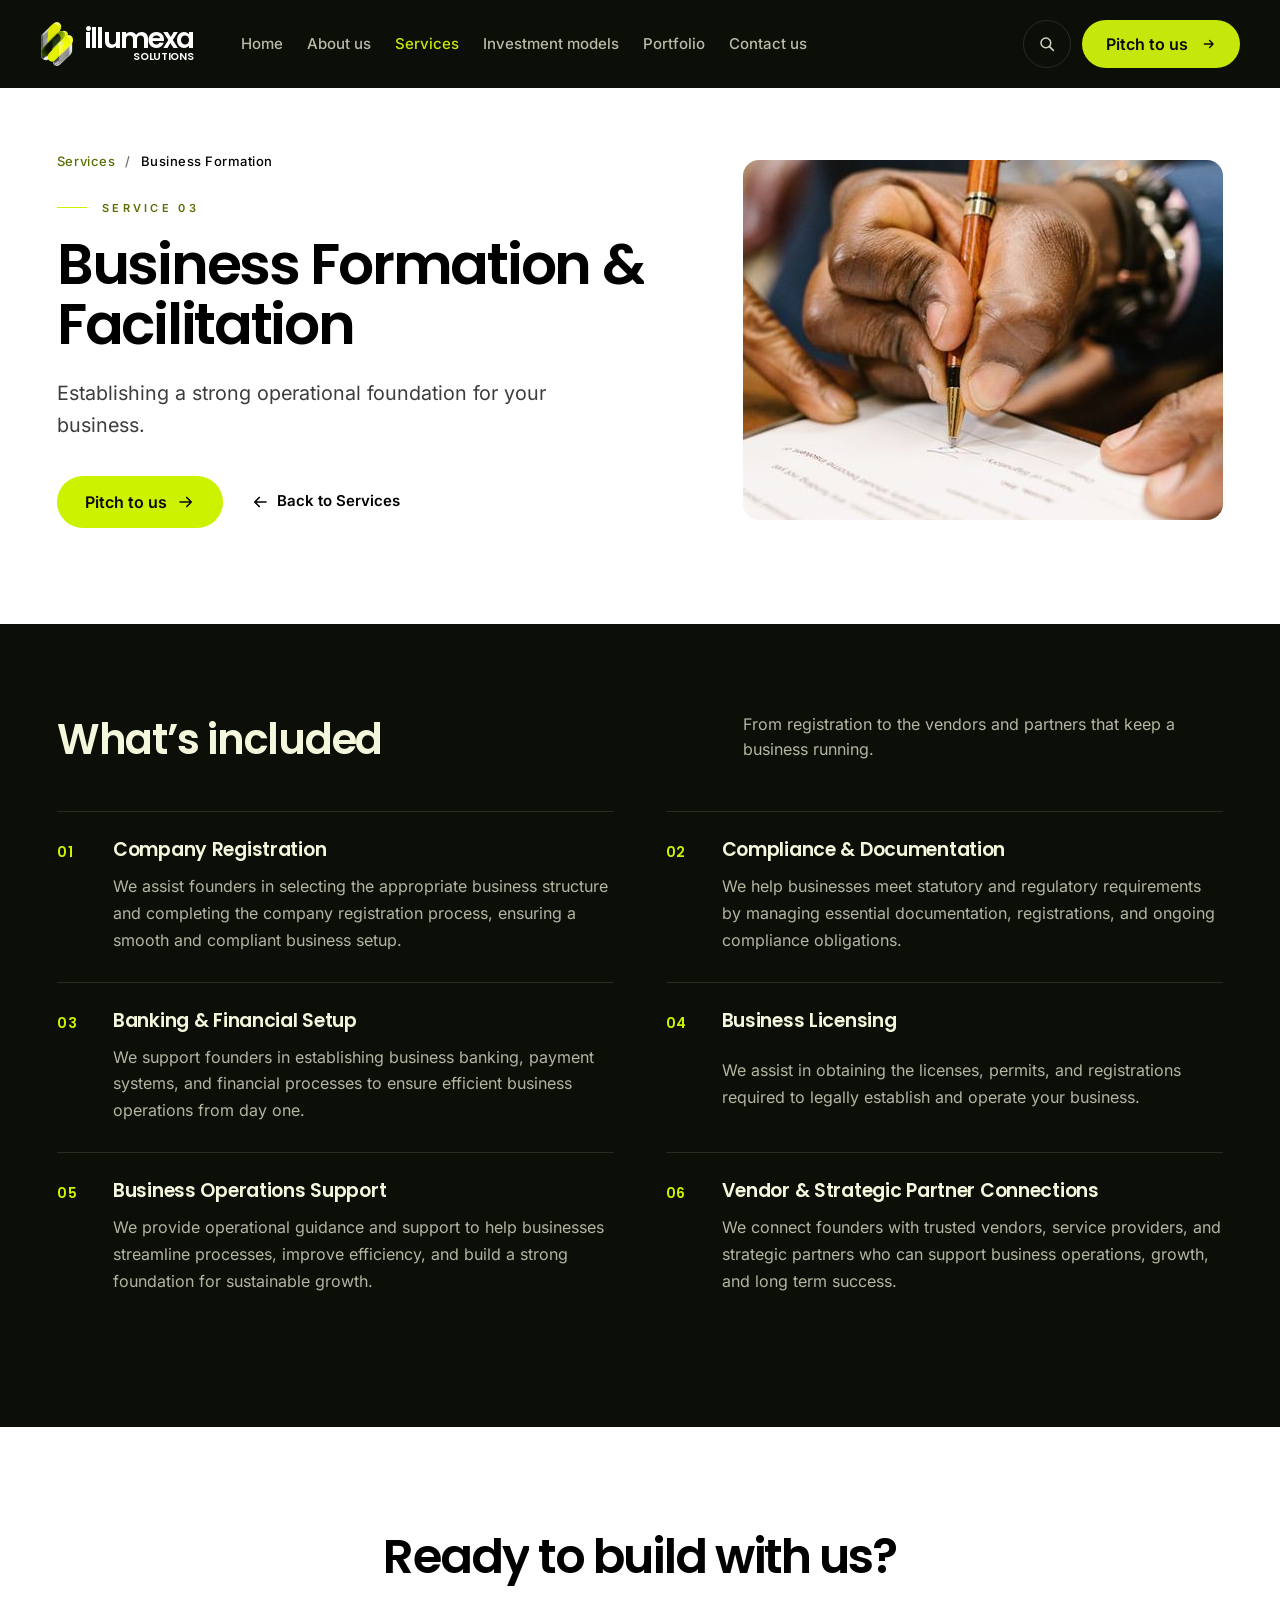
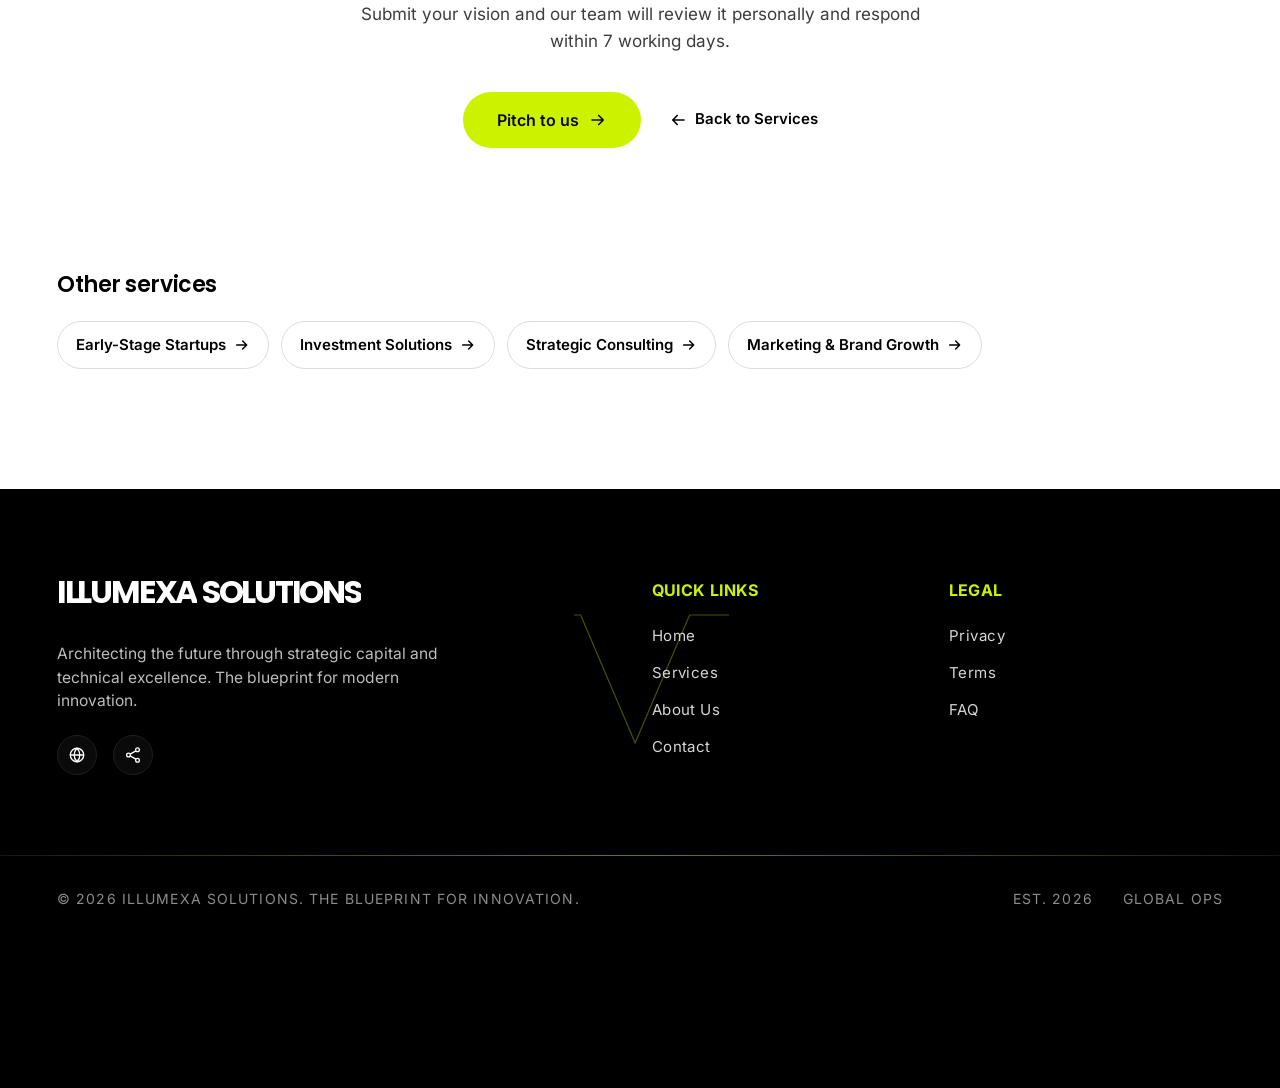
<file: src/services/business-formation-facilitation.html>
<!DOCTYPE html>
<html lang="en">
<head>
  <meta charset="utf-8">
  <meta name="viewport" content="width=device-width, initial-scale=1">
  <title>Business Formation &amp; Facilitation | Services | Illumexa Solutions</title>
  <meta name="description" content="Establishing a strong operational foundation for your business.">
  <meta name="theme-color" content="#000000">
  <link rel="icon" href="data:image/svg+xml,%3Csvg xmlns='http://www.w3.org/2000/svg' viewBox='0 0 32 32'%3E%3Crect width='32' height='32' rx='7' fill='%23000'/%3E%3Cg transform='rotate(32 16 16)'%3E%3Crect x='12' y='4' width='8' height='12' rx='4' fill='%23cdf200'/%3E%3Crect x='14' y='16' width='8' height='12' rx='4' fill='%23cdf200'/%3E%3C/g%3E%3C/svg%3E">
  <meta property="og:type" content="website">
  <meta property="og:site_name" content="Illumexa Solutions">
  <meta property="og:title" content="Business Formation &amp; Facilitation | Illumexa Solutions">
  <meta property="og:description" content="Establishing a strong operational foundation for your business.">
  <meta property="og:image" content="../assets/images/services/business-formation.jpg">

  <link rel="preload" href="../assets/fonts/poppins-latin-600-normal.woff2" as="font" type="font/woff2" crossorigin>
  <link rel="preload" href="../assets/fonts/inter-latin-wght-normal.woff2" as="font" type="font/woff2" crossorigin>
  <link rel="preload" href="../assets/images/logo/illumexa-mark.png" as="image" fetchpriority="high">

  <link rel="stylesheet" href="../styles/base.css">
  <link rel="stylesheet" href="../styles/service.css">

  <script>
    // Gate the reveal styles on JS (dropped again if the scripts never run), and open the
    // page with the intro on the first page of a visit, or a short veil after that.
    (function (root) {
      root.classList.add('js');
      try {
        if (!matchMedia('(prefers-reduced-motion: reduce)').matches) {
          root.classList.add(sessionStorage.getItem('illumexa-visited') ? 'is-arriving' : 'is-intro');
          sessionStorage.setItem('illumexa-visited', '1');
        }
      } catch (error) {}
      setTimeout(function () {
        if (!window.illumexaReady) root.classList.remove('js');
      }, 3000);
    })(document.documentElement);
  </script>
  <script src="../scripts/main.js" defer></script>
</head>
<body id="top">
  <a class="skip-link" href="#main">Skip to content</a>

  <!-- Generated by tools/build-service-pages.ps1 from tools/services.json — edit those, not this file. -->

  <!-- Icon sprite (kept renderable, not display:none, as the sprites that hold gradients need it). -->
  <svg class="sprite" aria-hidden="true" focusable="false">
    <symbol id="i-search" viewBox="0 0 24 24" fill="none" stroke="currentColor" stroke-width="2" stroke-linecap="round">
      <circle cx="10.5" cy="10.5" r="6.5"/><path d="m15.5 15.5 5 5"/>
    </symbol>
    <symbol id="i-arrow-right" viewBox="0 0 24 24" fill="none" stroke="currentColor" stroke-width="2.2" stroke-linecap="round" stroke-linejoin="round">
      <path d="M4 12h15M13 6l6 6-6 6"/>
    </symbol>
    <symbol id="i-globe" viewBox="0 0 24 24" fill="none" stroke="currentColor" stroke-width="1.8">
      <circle cx="12" cy="12" r="9"/><path d="M3 12h18M12 3c2.5 2.6 3.8 5.6 3.8 9s-1.3 6.4-3.8 9c-2.5-2.6-3.8-5.6-3.8-9S9.5 5.6 12 3Z"/>
    </symbol>
    <symbol id="i-share" viewBox="0 0 24 24" fill="none" stroke="currentColor" stroke-width="1.8">
      <circle cx="18" cy="5" r="2.5"/><circle cx="6" cy="12" r="2.5"/><circle cx="18" cy="19" r="2.5"/><path d="m8.2 10.8 7.6-4.4M8.2 13.2l7.6 4.4"/>
    </symbol>
    <symbol id="i-handshake" viewBox="0 0 24 24" fill="none" stroke="currentColor" stroke-width="2.1" stroke-linecap="round" stroke-linejoin="round"><path d="m11 17 2 2a1 1 0 1 0 3-3"/><path d="m14 14 2.5 2.5a1 1 0 1 0 3-3l-3.88-3.88a3 3 0 0 0-4.24 0l-.88.88a1 1 0 1 1-3-3l2.81-2.81a5.79 5.79 0 0 1 7.06-.87l.47.28a2 2 0 0 0 1.42.25L21 4"/><path d="m21 3 1 11h-2M3 3 2 14l6.5 6.5a1 1 0 1 0 3-3M3 4h8"/></symbol>
  </svg>

  <!-- ============ HEADER ============ -->
  <header class="site-header" data-header data-motion>
    <nav class="site-nav" aria-label="Primary">
      <a class="brand" href="../index.html" aria-label="Illumexa Solutions — home">
        <img class="brand__mark" src="../assets/images/logo/illumexa-mark.png" alt="" width="127" height="176" decoding="async">
        <span class="brand__word" aria-hidden="true">
          <span class="brand__name">illumexa</span>
          <span class="brand__sub">SOLUTIONS</span>
        </span>
      </a>

      <div class="site-nav__menu" id="site-menu" data-menu>
        <ul class="nav-list">
          <li><a class="nav-link" href="../index.html">Home</a></li>
          <li><a class="nav-link" href="../about-us.html">About us</a></li>
          <li><a class="nav-link" href="../services.html" aria-current="page">Services</a></li>
          <li><a class="nav-link" href="#" data-page="investment-models">Investment models</a></li>
          <li><a class="nav-link" href="#" data-page="portfolio">Portfolio</a></li>
          <li><a class="nav-link" href="../contact.html">Contact us</a></li>
          <li class="nav-list__cta"><a class="btn btn--lime btn--sm" href="../contact.html">Pitch to us <svg class="icon" aria-hidden="true" focusable="false"><use href="#i-arrow-right"/></svg></a></li>
        </ul>
      </div>

      <div class="site-nav__actions">
        <button class="nav-search" type="button" aria-label="Search" aria-haspopup="dialog" aria-controls="site-search" data-search-open>
          <svg class="icon" aria-hidden="true" focusable="false"><use href="#i-search"/></svg>
          <span class="nav-search__label" aria-hidden="true">Search</span>
        </button>
        <a class="btn btn--lime btn--sm site-nav__pitch" href="../contact.html">Pitch to us <svg class="icon" aria-hidden="true" focusable="false"><use href="#i-arrow-right"/></svg></a>
        <button class="nav-toggle" type="button" aria-expanded="false" aria-controls="site-menu" aria-label="Open menu" data-menu-toggle>
          <span class="nav-toggle__bar" aria-hidden="true"></span>
        </button>
      </div>
    </nav>
  </header>

  <main id="main">
    <!-- ============ SERVICE ============ -->
    <section class="svc page-top" aria-labelledby="svc-title">
      <div class="container svc__grid">
        <div class="svc__intro" data-stagger>
          <nav class="svc__crumbs reveal" aria-label="Breadcrumb">
            <a href="../services.html">Services</a>
            <span aria-hidden="true">/</span>
            <span aria-current="page">Business Formation</span>
          </nav>
          <p class="eyebrow eyebrow--dash wipe-reveal">Service 03</p>
          <h1 class="svc__title word-reveal" id="svc-title">Business Formation &amp; Facilitation</h1>
        <p class="svc__lead text-reveal">Establishing a strong operational foundation for your business.</p>
          <div class="svc__actions reveal-group" data-stagger>
            <a class="btn btn--lime reveal-item" href="../contact.html">Pitch to us <svg class="icon" aria-hidden="true" focusable="false"><use href="#i-arrow-right"/></svg></a>
            <a class="svc__back reveal-item" href="../services.html"><svg class="icon" aria-hidden="true" focusable="false"><use href="#i-arrow-right"/></svg> Back to Services</a>
          </div>
        </div>
        <figure class="svc__media image-reveal" data-reveal-threshold="0.2">
          <img src="../assets/images/services/business-formation.jpg"
               srcset="../assets/images/services/business-formation-480.jpg 480w, ../assets/images/services/business-formation.jpg 842w"
               sizes="(max-width: 1023px) 92vw, 480px"
               alt="Hand signing a business registration document with a fountain pen" width="842" height="1122" decoding="async">
        </figure>
      </div>
    </section>

    <!-- ============ WHAT'S INCLUDED ============ -->
    <section class="svc-detail" aria-labelledby="svc-detail-title" data-observe data-seam>
      <div class="container">
        <div class="svc-detail__head" data-stagger>
          <h2 class="svc-detail__title word-reveal" id="svc-detail-title">What’s included</h2>
          <p class="svc-detail__note text-reveal">From registration to the vendors and partners that keep a business running.</p>
        </div>
        <dl class="svc-detail__list" data-stagger data-search-type="Business Formation &amp; Facilitation">
          <div class="svc-detail__item reveal-up">
            <span class="svc-detail__index" aria-hidden="true">01</span>
            <dt>Company Registration</dt>
            <dd>We assist founders in selecting the appropriate business structure and completing the company registration process, ensuring a smooth and compliant business setup.</dd>
          </div>
          <div class="svc-detail__item reveal-up">
            <span class="svc-detail__index" aria-hidden="true">02</span>
            <dt>Compliance &amp; Documentation</dt>
            <dd>We help businesses meet statutory and regulatory requirements by managing essential documentation, registrations, and ongoing compliance obligations.</dd>
          </div>
          <div class="svc-detail__item reveal-up">
            <span class="svc-detail__index" aria-hidden="true">03</span>
            <dt>Banking &amp; Financial Setup</dt>
            <dd>We support founders in establishing business banking, payment systems, and financial processes to ensure efficient business operations from day one.</dd>
          </div>
          <div class="svc-detail__item reveal-up">
            <span class="svc-detail__index" aria-hidden="true">04</span>
            <dt>Business Licensing</dt>
            <dd>We assist in obtaining the licenses, permits, and registrations required to legally establish and operate your business.</dd>
          </div>
          <div class="svc-detail__item reveal-up">
            <span class="svc-detail__index" aria-hidden="true">05</span>
            <dt>Business Operations Support</dt>
            <dd>We provide operational guidance and support to help businesses streamline processes, improve efficiency, and build a strong foundation for sustainable growth.</dd>
          </div>
          <div class="svc-detail__item reveal-up">
            <span class="svc-detail__index" aria-hidden="true">06</span>
            <dt>Vendor &amp; Strategic Partner Connections</dt>
            <dd>We connect founders with trusted vendors, service providers, and strategic partners who can support business operations, growth, and long term success.</dd>
          </div>
        </dl>
      </div>
    </section>

    <!-- ============ CLOSING CALL ============ -->
    <section class="svc-close" aria-labelledby="svc-close-title" data-observe>
      <div class="container svc-close__inner" data-stagger>
        <h2 class="svc-close__title word-reveal" id="svc-close-title">Ready to build with us?</h2>
        <p class="svc-close__text text-reveal">Submit your vision and our team will review it personally and respond within 7 working days.</p>
        <div class="svc-close__actions reveal-group" data-stagger>
          <a class="btn btn--lime reveal-item" href="../contact.html">Pitch to us <svg class="icon" aria-hidden="true" focusable="false"><use href="#i-arrow-right"/></svg></a>
          <a class="svc__back reveal-item" href="../services.html"><svg class="icon" aria-hidden="true" focusable="false"><use href="#i-arrow-right"/></svg> Back to Services</a>
        </div>
      </div>
    </section>

    <!-- ============ OTHER SERVICES ============ -->
    <section class="svc-more" aria-labelledby="svc-more-title">
      <div class="container" data-reveal>
        <h2 class="svc-more__title" id="svc-more-title">Other services</h2>
        <ul class="svc-more__list" role="list">
          <li><a href="early-stage-startups.html">Early-Stage Startups <svg class="icon" aria-hidden="true" focusable="false"><use href="#i-arrow-right"/></svg></a></li>
          <li><a href="investment-solutions.html">Investment Solutions <svg class="icon" aria-hidden="true" focusable="false"><use href="#i-arrow-right"/></svg></a></li>
          <li><a href="strategic-business-consulting.html">Strategic Consulting <svg class="icon" aria-hidden="true" focusable="false"><use href="#i-arrow-right"/></svg></a></li>
          <li><a href="marketing-brand-growth.html">Marketing &amp; Brand Growth <svg class="icon" aria-hidden="true" focusable="false"><use href="#i-arrow-right"/></svg></a></li>
        </ul>
      </div>
    </section>
  </main>

  <!-- ============ FOOTER ============ -->
  <!-- data-motion: the ILLUMEXA outline draws itself as the footer scrolls in, a single light
       passes through it, and the columns, links and rule reveal in sequence. -->
  <footer class="site-footer" data-observe data-motion>
    <svg class="site-footer__outline" viewBox="0 0 4606 1000" aria-hidden="true" focusable="false">
      <defs>
        <linearGradient id="outline-sweep-fill" x1="0" x2="1" y1="0" y2="0">
          <stop offset="0" stop-color="#fff" stop-opacity="0"/>
          <stop offset=".5" stop-color="#fff"/>
          <stop offset="1" stop-color="#fff" stop-opacity="0"/>
        </linearGradient>
        <mask id="outline-sweep" maskUnits="userSpaceOnUse" x="0" y="0" width="4606" height="1000">
          <rect class="site-footer__sweep" x="-1400" y="0" width="1400" height="1000" fill="url(#outline-sweep-fill)"/>
        </mask>
      </defs>
      <text class="site-footer__outline-text" x="2303" y="849" text-anchor="middle">ILLUMEXA</text>
      <text class="site-footer__outline-text site-footer__outline-text--light" x="2303" y="849" text-anchor="middle" mask="url(#outline-sweep)">ILLUMEXA</text>
    </svg>

    <div class="container site-footer__grid">
      <div class="site-footer__brand">
        <p class="site-footer__name word-reveal">ILLUMEXA SOLUTIONS</p>
        <p class="site-footer__about text-reveal">Architecting the future through strategic capital and technical excellence. The blueprint for modern innovation.</p>
        <div class="site-footer__social reveal-group" data-stagger>
          <a class="icon-btn reveal-item" href="../index.html" aria-label="Illumexa Solutions website">
            <svg class="icon" aria-hidden="true" focusable="false"><use href="#i-globe"/></svg>
          </a>
          <button class="icon-btn reveal-item" type="button" aria-label="Share this page" data-share>
            <svg class="icon" aria-hidden="true" focusable="false"><use href="#i-share"/></svg>
          </button>
          <span class="visually-hidden" aria-live="polite" data-share-status></span>
        </div>
      </div>

      <nav class="site-footer__col" aria-labelledby="footer-quick">
        <h2 class="site-footer__heading char-reveal" id="footer-quick">Quick Links</h2>
        <ul class="site-footer__links reveal-group" role="list" data-stagger>
          <li class="reveal-item"><a href="../index.html">Home</a></li>
          <li class="reveal-item"><a href="../services.html">Services</a></li>
          <li class="reveal-item"><a href="../about-us.html">About Us</a></li>
          <li class="reveal-item"><a href="../contact.html">Contact</a></li>
        </ul>
      </nav>

      <nav class="site-footer__col" aria-labelledby="footer-legal">
        <h2 class="site-footer__heading char-reveal" id="footer-legal">Legal</h2>
        <ul class="site-footer__links reveal-group" role="list" data-stagger>
          <li class="reveal-item"><a href="#" data-page="privacy">Privacy</a></li>
          <li class="reveal-item"><a href="#" data-page="terms">Terms</a></li>
          <li class="reveal-item"><a href="../faq.html">FAQ</a></li>
        </ul>
      </nav>
    </div>

    <div class="site-footer__bottom">
      <span class="site-footer__rule line-reveal" aria-hidden="true"></span>
      <div class="container site-footer__bar reveal">
        <p>© 2026 Illumexa Solutions. The blueprint for innovation.</p>
        <p class="site-footer__meta"><span>Est. 2026</span><span>Global Ops</span></p>
      </div>
    </div>
  </footer>

  <!-- ============ SEARCH ============ -->
  <dialog class="search" id="site-search" aria-labelledby="search-title" data-search>
    <h2 class="visually-hidden" id="search-title">Search the site</h2>
    <form class="search__form" role="search" data-search-form>
      <img class="search__icon" src="../assets/images/logo/illumexa-mark.png" alt="" width="127" height="176" decoding="async">
      <label class="visually-hidden" for="search-input">Search services, steps and questions</label>
      <input class="search__input" id="search-input" type="search" placeholder="Search services, steps, FAQs…" autocomplete="off" spellcheck="false" data-search-input>
      <button class="search__close" type="button" data-search-close>Esc<span class="visually-hidden"> — close search</span></button>
    </form>
    <ul class="search__results" role="list" data-search-results></ul>
    <p class="visually-hidden" aria-live="polite" data-search-status></p>
  </dialog>
</body>
</html>
</file>
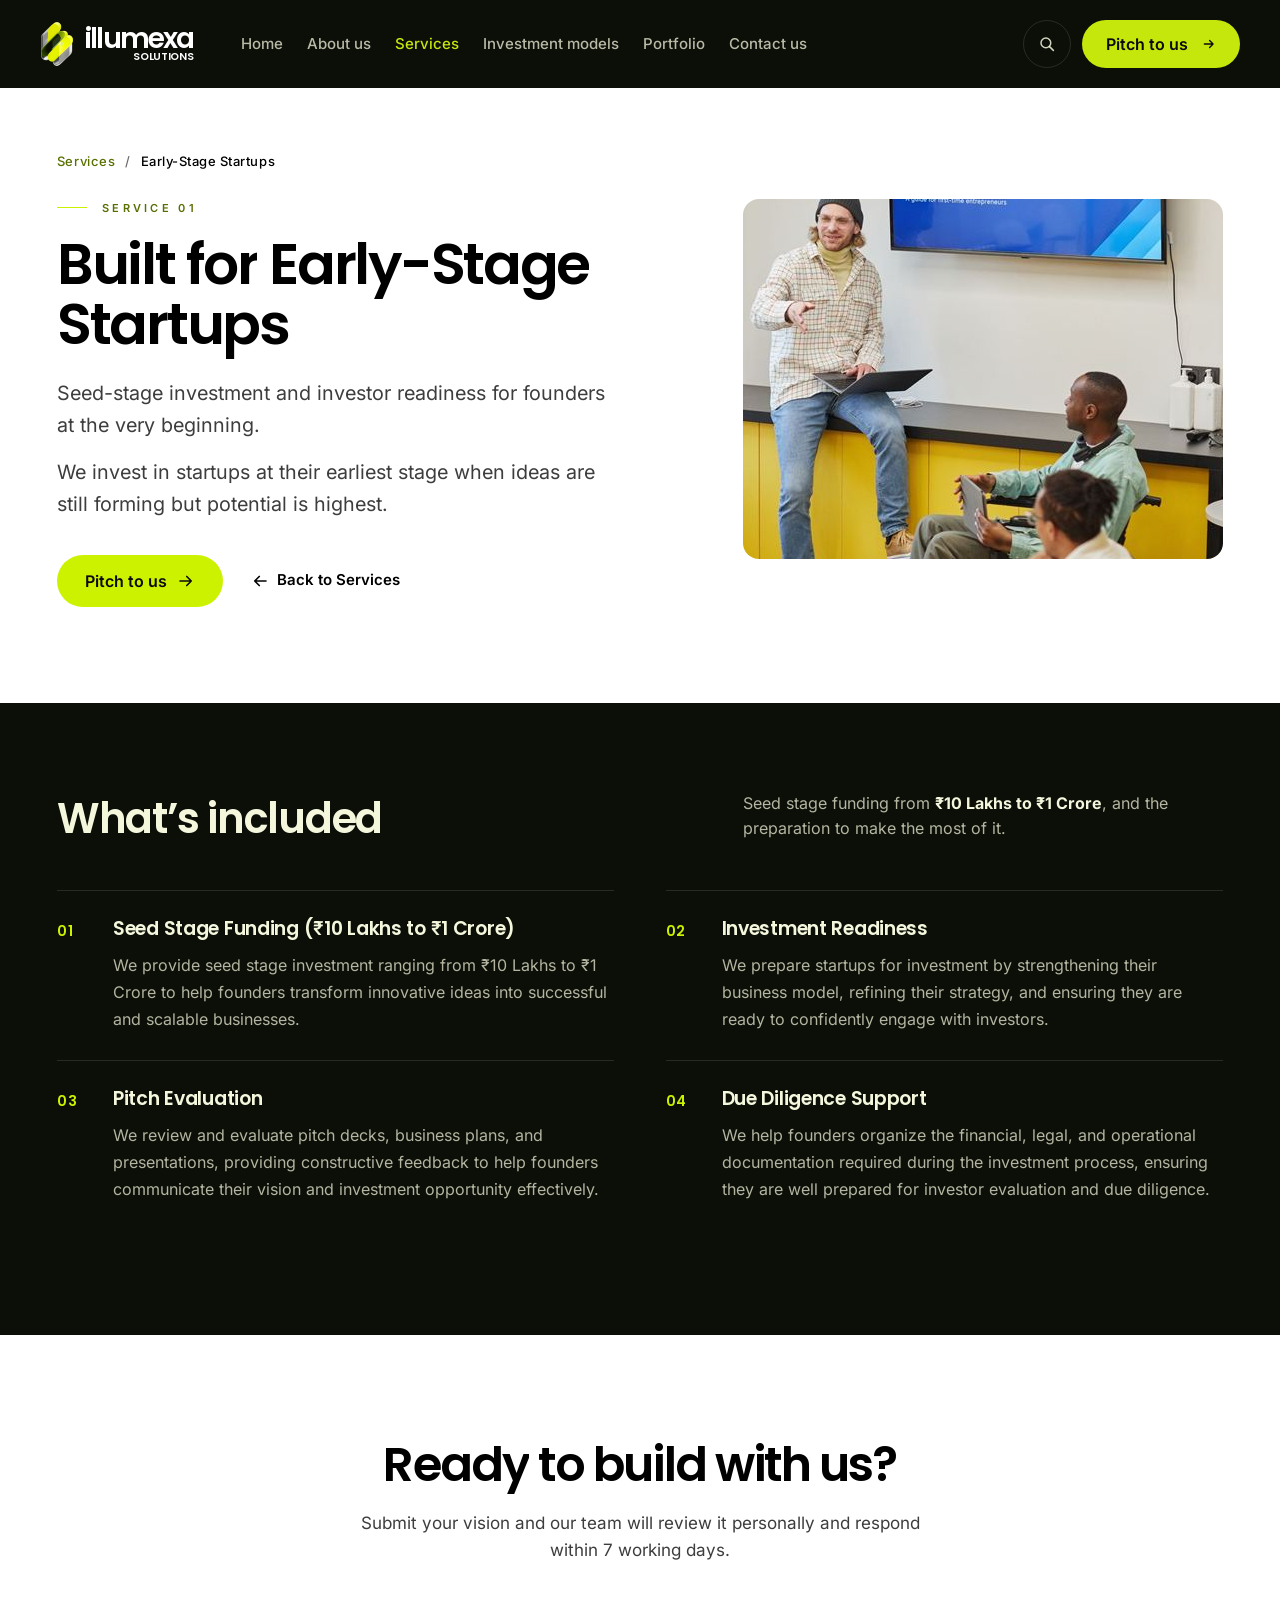
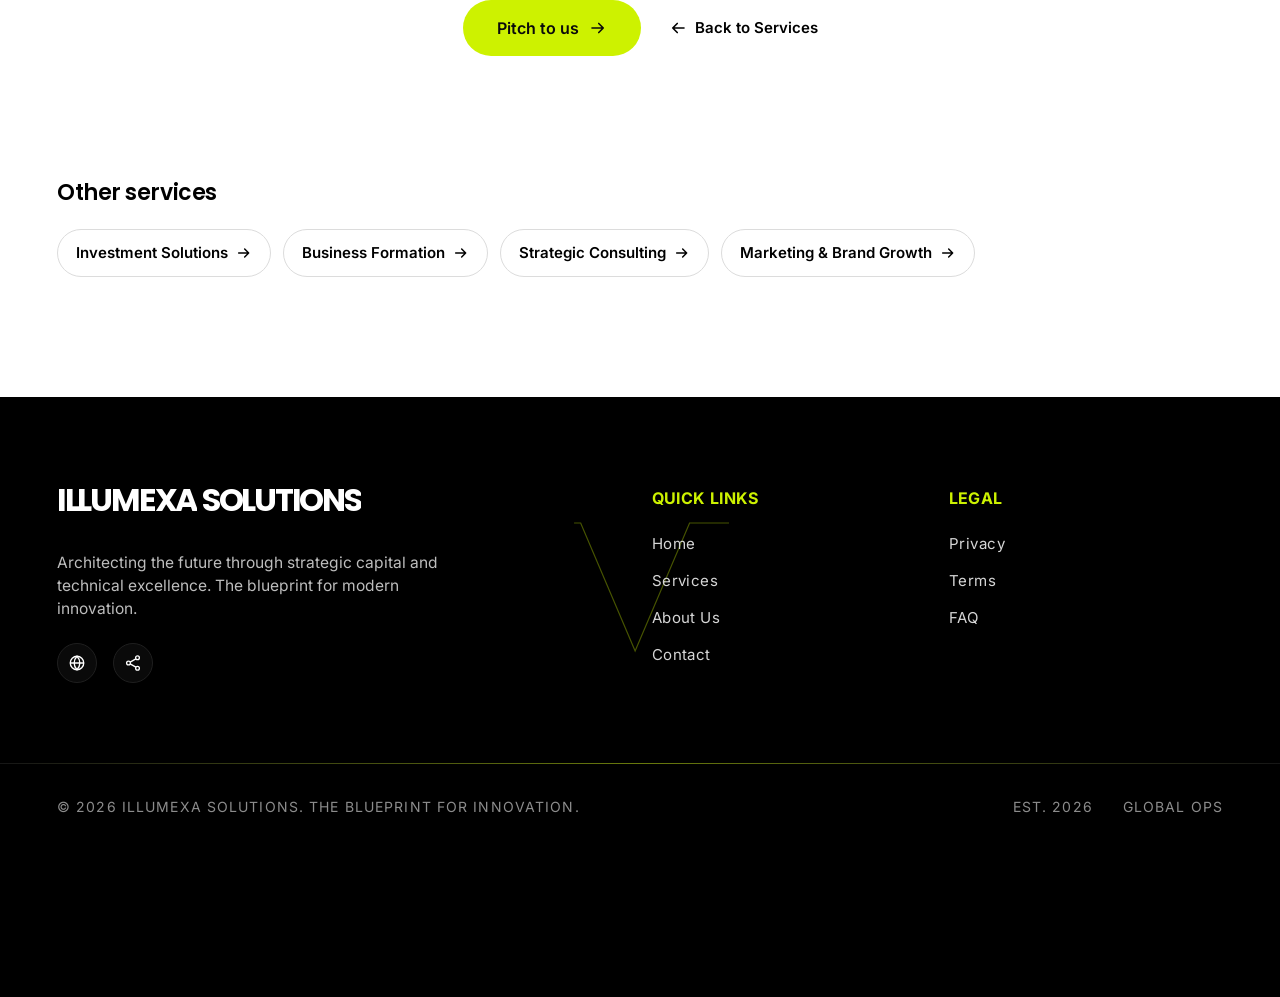
<file: src/services/early-stage-startups.html>
<!DOCTYPE html>
<html lang="en">
<head>
  <meta charset="utf-8">
  <meta name="viewport" content="width=device-width, initial-scale=1">
  <title>Built for Early-Stage Startups | Services | Illumexa Solutions</title>
  <meta name="description" content="Seed-stage investment and investor readiness for founders at the very beginning.">
  <meta name="theme-color" content="#000000">
  <link rel="icon" href="data:image/svg+xml,%3Csvg xmlns='http://www.w3.org/2000/svg' viewBox='0 0 32 32'%3E%3Crect width='32' height='32' rx='7' fill='%23000'/%3E%3Cg transform='rotate(32 16 16)'%3E%3Crect x='12' y='4' width='8' height='12' rx='4' fill='%23cdf200'/%3E%3Crect x='14' y='16' width='8' height='12' rx='4' fill='%23cdf200'/%3E%3C/g%3E%3C/svg%3E">
  <meta property="og:type" content="website">
  <meta property="og:site_name" content="Illumexa Solutions">
  <meta property="og:title" content="Built for Early-Stage Startups | Illumexa Solutions">
  <meta property="og:description" content="Seed-stage investment and investor readiness for founders at the very beginning.">
  <meta property="og:image" content="../assets/images/services/early-stage.jpg">

  <link rel="preload" href="../assets/fonts/poppins-latin-600-normal.woff2" as="font" type="font/woff2" crossorigin>
  <link rel="preload" href="../assets/fonts/inter-latin-wght-normal.woff2" as="font" type="font/woff2" crossorigin>
  <link rel="preload" href="../assets/images/logo/illumexa-mark.png" as="image" fetchpriority="high">

  <link rel="stylesheet" href="../styles/base.css">
  <link rel="stylesheet" href="../styles/service.css">

  <script>
    // Gate the reveal styles on JS (dropped again if the scripts never run), and open the
    // page with the intro on the first page of a visit, or a short veil after that.
    (function (root) {
      root.classList.add('js');
      try {
        if (!matchMedia('(prefers-reduced-motion: reduce)').matches) {
          root.classList.add(sessionStorage.getItem('illumexa-visited') ? 'is-arriving' : 'is-intro');
          sessionStorage.setItem('illumexa-visited', '1');
        }
      } catch (error) {}
      setTimeout(function () {
        if (!window.illumexaReady) root.classList.remove('js');
      }, 3000);
    })(document.documentElement);
  </script>
  <script src="../scripts/main.js" defer></script>
</head>
<body id="top">
  <a class="skip-link" href="#main">Skip to content</a>

  <!-- Generated by tools/build-service-pages.ps1 from tools/services.json — edit those, not this file. -->

  <!-- Icon sprite (kept renderable, not display:none, as the sprites that hold gradients need it). -->
  <svg class="sprite" aria-hidden="true" focusable="false">
    <symbol id="i-search" viewBox="0 0 24 24" fill="none" stroke="currentColor" stroke-width="2" stroke-linecap="round">
      <circle cx="10.5" cy="10.5" r="6.5"/><path d="m15.5 15.5 5 5"/>
    </symbol>
    <symbol id="i-arrow-right" viewBox="0 0 24 24" fill="none" stroke="currentColor" stroke-width="2.2" stroke-linecap="round" stroke-linejoin="round">
      <path d="M4 12h15M13 6l6 6-6 6"/>
    </symbol>
    <symbol id="i-globe" viewBox="0 0 24 24" fill="none" stroke="currentColor" stroke-width="1.8">
      <circle cx="12" cy="12" r="9"/><path d="M3 12h18M12 3c2.5 2.6 3.8 5.6 3.8 9s-1.3 6.4-3.8 9c-2.5-2.6-3.8-5.6-3.8-9S9.5 5.6 12 3Z"/>
    </symbol>
    <symbol id="i-share" viewBox="0 0 24 24" fill="none" stroke="currentColor" stroke-width="1.8">
      <circle cx="18" cy="5" r="2.5"/><circle cx="6" cy="12" r="2.5"/><circle cx="18" cy="19" r="2.5"/><path d="m8.2 10.8 7.6-4.4M8.2 13.2l7.6 4.4"/>
    </symbol>
    <symbol id="i-rocket" viewBox="0 0 24 24" fill="none" stroke="currentColor" stroke-width="2.1" stroke-linecap="round" stroke-linejoin="round"><path d="M4.5 16.5c-1.5 1.26-2 5-2 5s3.74-.5 5-2c.71-.84.7-2.13-.09-2.91a2.18 2.18 0 0 0-2.91-.09z"/><path d="m12 15-3-3a22 22 0 0 1 2-3.95A12.88 12.88 0 0 1 22 2c0 2.72-.78 7.5-6 11a22.35 22.35 0 0 1-4 2z"/><path d="M9 12H4s.55-3.03 2-4c1.62-1.08 5 0 5 0M12 15v5s3.03-.55 4-2c1.08-1.62 0-5 0-5"/></symbol>
  </svg>

  <!-- ============ HEADER ============ -->
  <header class="site-header" data-header data-motion>
    <nav class="site-nav" aria-label="Primary">
      <a class="brand" href="../index.html" aria-label="Illumexa Solutions — home">
        <img class="brand__mark" src="../assets/images/logo/illumexa-mark.png" alt="" width="127" height="176" decoding="async">
        <span class="brand__word" aria-hidden="true">
          <span class="brand__name">illumexa</span>
          <span class="brand__sub">SOLUTIONS</span>
        </span>
      </a>

      <div class="site-nav__menu" id="site-menu" data-menu>
        <ul class="nav-list">
          <li><a class="nav-link" href="../index.html">Home</a></li>
          <li><a class="nav-link" href="../about-us.html">About us</a></li>
          <li><a class="nav-link" href="../services.html" aria-current="page">Services</a></li>
          <li><a class="nav-link" href="#" data-page="investment-models">Investment models</a></li>
          <li><a class="nav-link" href="#" data-page="portfolio">Portfolio</a></li>
          <li><a class="nav-link" href="../contact.html">Contact us</a></li>
          <li class="nav-list__cta"><a class="btn btn--lime btn--sm" href="../contact.html">Pitch to us <svg class="icon" aria-hidden="true" focusable="false"><use href="#i-arrow-right"/></svg></a></li>
        </ul>
      </div>

      <div class="site-nav__actions">
        <button class="nav-search" type="button" aria-label="Search" aria-haspopup="dialog" aria-controls="site-search" data-search-open>
          <svg class="icon" aria-hidden="true" focusable="false"><use href="#i-search"/></svg>
          <span class="nav-search__label" aria-hidden="true">Search</span>
        </button>
        <a class="btn btn--lime btn--sm site-nav__pitch" href="../contact.html">Pitch to us <svg class="icon" aria-hidden="true" focusable="false"><use href="#i-arrow-right"/></svg></a>
        <button class="nav-toggle" type="button" aria-expanded="false" aria-controls="site-menu" aria-label="Open menu" data-menu-toggle>
          <span class="nav-toggle__bar" aria-hidden="true"></span>
        </button>
      </div>
    </nav>
  </header>

  <main id="main">
    <!-- ============ SERVICE ============ -->
    <section class="svc page-top" aria-labelledby="svc-title">
      <div class="container svc__grid">
        <div class="svc__intro" data-stagger>
          <nav class="svc__crumbs reveal" aria-label="Breadcrumb">
            <a href="../services.html">Services</a>
            <span aria-hidden="true">/</span>
            <span aria-current="page">Early-Stage Startups</span>
          </nav>
          <p class="eyebrow eyebrow--dash wipe-reveal">Service 01</p>
          <h1 class="svc__title word-reveal" id="svc-title">Built for Early-Stage Startups</h1>
        <p class="svc__lead text-reveal">Seed-stage investment and investor readiness for founders at the very beginning.</p>
        <p class="svc__lead text-reveal">We invest in startups at their earliest stage when ideas are still forming but potential is highest.</p>
          <div class="svc__actions reveal-group" data-stagger>
            <a class="btn btn--lime reveal-item" href="../contact.html">Pitch to us <svg class="icon" aria-hidden="true" focusable="false"><use href="#i-arrow-right"/></svg></a>
            <a class="svc__back reveal-item" href="../services.html"><svg class="icon" aria-hidden="true" focusable="false"><use href="#i-arrow-right"/></svg> Back to Services</a>
          </div>
        </div>
        <figure class="svc__media image-reveal" data-reveal-threshold="0.2">
          <img src="../assets/images/services/early-stage.jpg"
               srcset="../assets/images/services/early-stage-480.jpg 480w, ../assets/images/services/early-stage.jpg 842w"
               sizes="(max-width: 1023px) 92vw, 480px"
               alt="Startup team gathered around a “Start It Up!” presentation" width="842" height="1122" decoding="async">
        </figure>
      </div>
    </section>

    <!-- ============ WHAT'S INCLUDED ============ -->
    <section class="svc-detail" aria-labelledby="svc-detail-title" data-observe data-seam>
      <div class="container">
        <div class="svc-detail__head" data-stagger>
          <h2 class="svc-detail__title word-reveal" id="svc-detail-title">What’s included</h2>
          <p class="svc-detail__note text-reveal">Seed stage funding from <strong>₹10 Lakhs to ₹1 Crore</strong>, and the preparation to make the most of it.</p>
        </div>
        <dl class="svc-detail__list" data-stagger data-search-type="Built for Early-Stage Startups">
          <div class="svc-detail__item reveal-up">
            <span class="svc-detail__index" aria-hidden="true">01</span>
            <dt>Seed Stage Funding (₹10 Lakhs to ₹1 Crore)</dt>
            <dd>We provide seed stage investment ranging from ₹10 Lakhs to ₹1 Crore to help founders transform innovative ideas into successful and scalable businesses.</dd>
          </div>
          <div class="svc-detail__item reveal-up">
            <span class="svc-detail__index" aria-hidden="true">02</span>
            <dt>Investment Readiness</dt>
            <dd>We prepare startups for investment by strengthening their business model, refining their strategy, and ensuring they are ready to confidently engage with investors.</dd>
          </div>
          <div class="svc-detail__item reveal-up">
            <span class="svc-detail__index" aria-hidden="true">03</span>
            <dt>Pitch Evaluation</dt>
            <dd>We review and evaluate pitch decks, business plans, and presentations, providing constructive feedback to help founders communicate their vision and investment opportunity effectively.</dd>
          </div>
          <div class="svc-detail__item reveal-up">
            <span class="svc-detail__index" aria-hidden="true">04</span>
            <dt>Due Diligence Support</dt>
            <dd>We help founders organize the financial, legal, and operational documentation required during the investment process, ensuring they are well prepared for investor evaluation and due diligence.</dd>
          </div>
        </dl>
      </div>
    </section>

    <!-- ============ CLOSING CALL ============ -->
    <section class="svc-close" aria-labelledby="svc-close-title" data-observe>
      <div class="container svc-close__inner" data-stagger>
        <h2 class="svc-close__title word-reveal" id="svc-close-title">Ready to build with us?</h2>
        <p class="svc-close__text text-reveal">Submit your vision and our team will review it personally and respond within 7 working days.</p>
        <div class="svc-close__actions reveal-group" data-stagger>
          <a class="btn btn--lime reveal-item" href="../contact.html">Pitch to us <svg class="icon" aria-hidden="true" focusable="false"><use href="#i-arrow-right"/></svg></a>
          <a class="svc__back reveal-item" href="../services.html"><svg class="icon" aria-hidden="true" focusable="false"><use href="#i-arrow-right"/></svg> Back to Services</a>
        </div>
      </div>
    </section>

    <!-- ============ OTHER SERVICES ============ -->
    <section class="svc-more" aria-labelledby="svc-more-title">
      <div class="container" data-reveal>
        <h2 class="svc-more__title" id="svc-more-title">Other services</h2>
        <ul class="svc-more__list" role="list">
          <li><a href="investment-solutions.html">Investment Solutions <svg class="icon" aria-hidden="true" focusable="false"><use href="#i-arrow-right"/></svg></a></li>
          <li><a href="business-formation-facilitation.html">Business Formation <svg class="icon" aria-hidden="true" focusable="false"><use href="#i-arrow-right"/></svg></a></li>
          <li><a href="strategic-business-consulting.html">Strategic Consulting <svg class="icon" aria-hidden="true" focusable="false"><use href="#i-arrow-right"/></svg></a></li>
          <li><a href="marketing-brand-growth.html">Marketing &amp; Brand Growth <svg class="icon" aria-hidden="true" focusable="false"><use href="#i-arrow-right"/></svg></a></li>
        </ul>
      </div>
    </section>
  </main>

  <!-- ============ FOOTER ============ -->
  <!-- data-motion: the ILLUMEXA outline draws itself as the footer scrolls in, a single light
       passes through it, and the columns, links and rule reveal in sequence. -->
  <footer class="site-footer" data-observe data-motion>
    <svg class="site-footer__outline" viewBox="0 0 4606 1000" aria-hidden="true" focusable="false">
      <defs>
        <linearGradient id="outline-sweep-fill" x1="0" x2="1" y1="0" y2="0">
          <stop offset="0" stop-color="#fff" stop-opacity="0"/>
          <stop offset=".5" stop-color="#fff"/>
          <stop offset="1" stop-color="#fff" stop-opacity="0"/>
        </linearGradient>
        <mask id="outline-sweep" maskUnits="userSpaceOnUse" x="0" y="0" width="4606" height="1000">
          <rect class="site-footer__sweep" x="-1400" y="0" width="1400" height="1000" fill="url(#outline-sweep-fill)"/>
        </mask>
      </defs>
      <text class="site-footer__outline-text" x="2303" y="849" text-anchor="middle">ILLUMEXA</text>
      <text class="site-footer__outline-text site-footer__outline-text--light" x="2303" y="849" text-anchor="middle" mask="url(#outline-sweep)">ILLUMEXA</text>
    </svg>

    <div class="container site-footer__grid">
      <div class="site-footer__brand">
        <p class="site-footer__name word-reveal">ILLUMEXA SOLUTIONS</p>
        <p class="site-footer__about text-reveal">Architecting the future through strategic capital and technical excellence. The blueprint for modern innovation.</p>
        <div class="site-footer__social reveal-group" data-stagger>
          <a class="icon-btn reveal-item" href="../index.html" aria-label="Illumexa Solutions website">
            <svg class="icon" aria-hidden="true" focusable="false"><use href="#i-globe"/></svg>
          </a>
          <button class="icon-btn reveal-item" type="button" aria-label="Share this page" data-share>
            <svg class="icon" aria-hidden="true" focusable="false"><use href="#i-share"/></svg>
          </button>
          <span class="visually-hidden" aria-live="polite" data-share-status></span>
        </div>
      </div>

      <nav class="site-footer__col" aria-labelledby="footer-quick">
        <h2 class="site-footer__heading char-reveal" id="footer-quick">Quick Links</h2>
        <ul class="site-footer__links reveal-group" role="list" data-stagger>
          <li class="reveal-item"><a href="../index.html">Home</a></li>
          <li class="reveal-item"><a href="../services.html">Services</a></li>
          <li class="reveal-item"><a href="../about-us.html">About Us</a></li>
          <li class="reveal-item"><a href="../contact.html">Contact</a></li>
        </ul>
      </nav>

      <nav class="site-footer__col" aria-labelledby="footer-legal">
        <h2 class="site-footer__heading char-reveal" id="footer-legal">Legal</h2>
        <ul class="site-footer__links reveal-group" role="list" data-stagger>
          <li class="reveal-item"><a href="#" data-page="privacy">Privacy</a></li>
          <li class="reveal-item"><a href="#" data-page="terms">Terms</a></li>
          <li class="reveal-item"><a href="../faq.html">FAQ</a></li>
        </ul>
      </nav>
    </div>

    <div class="site-footer__bottom">
      <span class="site-footer__rule line-reveal" aria-hidden="true"></span>
      <div class="container site-footer__bar reveal">
        <p>© 2026 Illumexa Solutions. The blueprint for innovation.</p>
        <p class="site-footer__meta"><span>Est. 2026</span><span>Global Ops</span></p>
      </div>
    </div>
  </footer>

  <!-- ============ SEARCH ============ -->
  <dialog class="search" id="site-search" aria-labelledby="search-title" data-search>
    <h2 class="visually-hidden" id="search-title">Search the site</h2>
    <form class="search__form" role="search" data-search-form>
      <img class="search__icon" src="../assets/images/logo/illumexa-mark.png" alt="" width="127" height="176" decoding="async">
      <label class="visually-hidden" for="search-input">Search services, steps and questions</label>
      <input class="search__input" id="search-input" type="search" placeholder="Search services, steps, FAQs…" autocomplete="off" spellcheck="false" data-search-input>
      <button class="search__close" type="button" data-search-close>Esc<span class="visually-hidden"> — close search</span></button>
    </form>
    <ul class="search__results" role="list" data-search-results></ul>
    <p class="visually-hidden" aria-live="polite" data-search-status></p>
  </dialog>
</body>
</html>
</file>
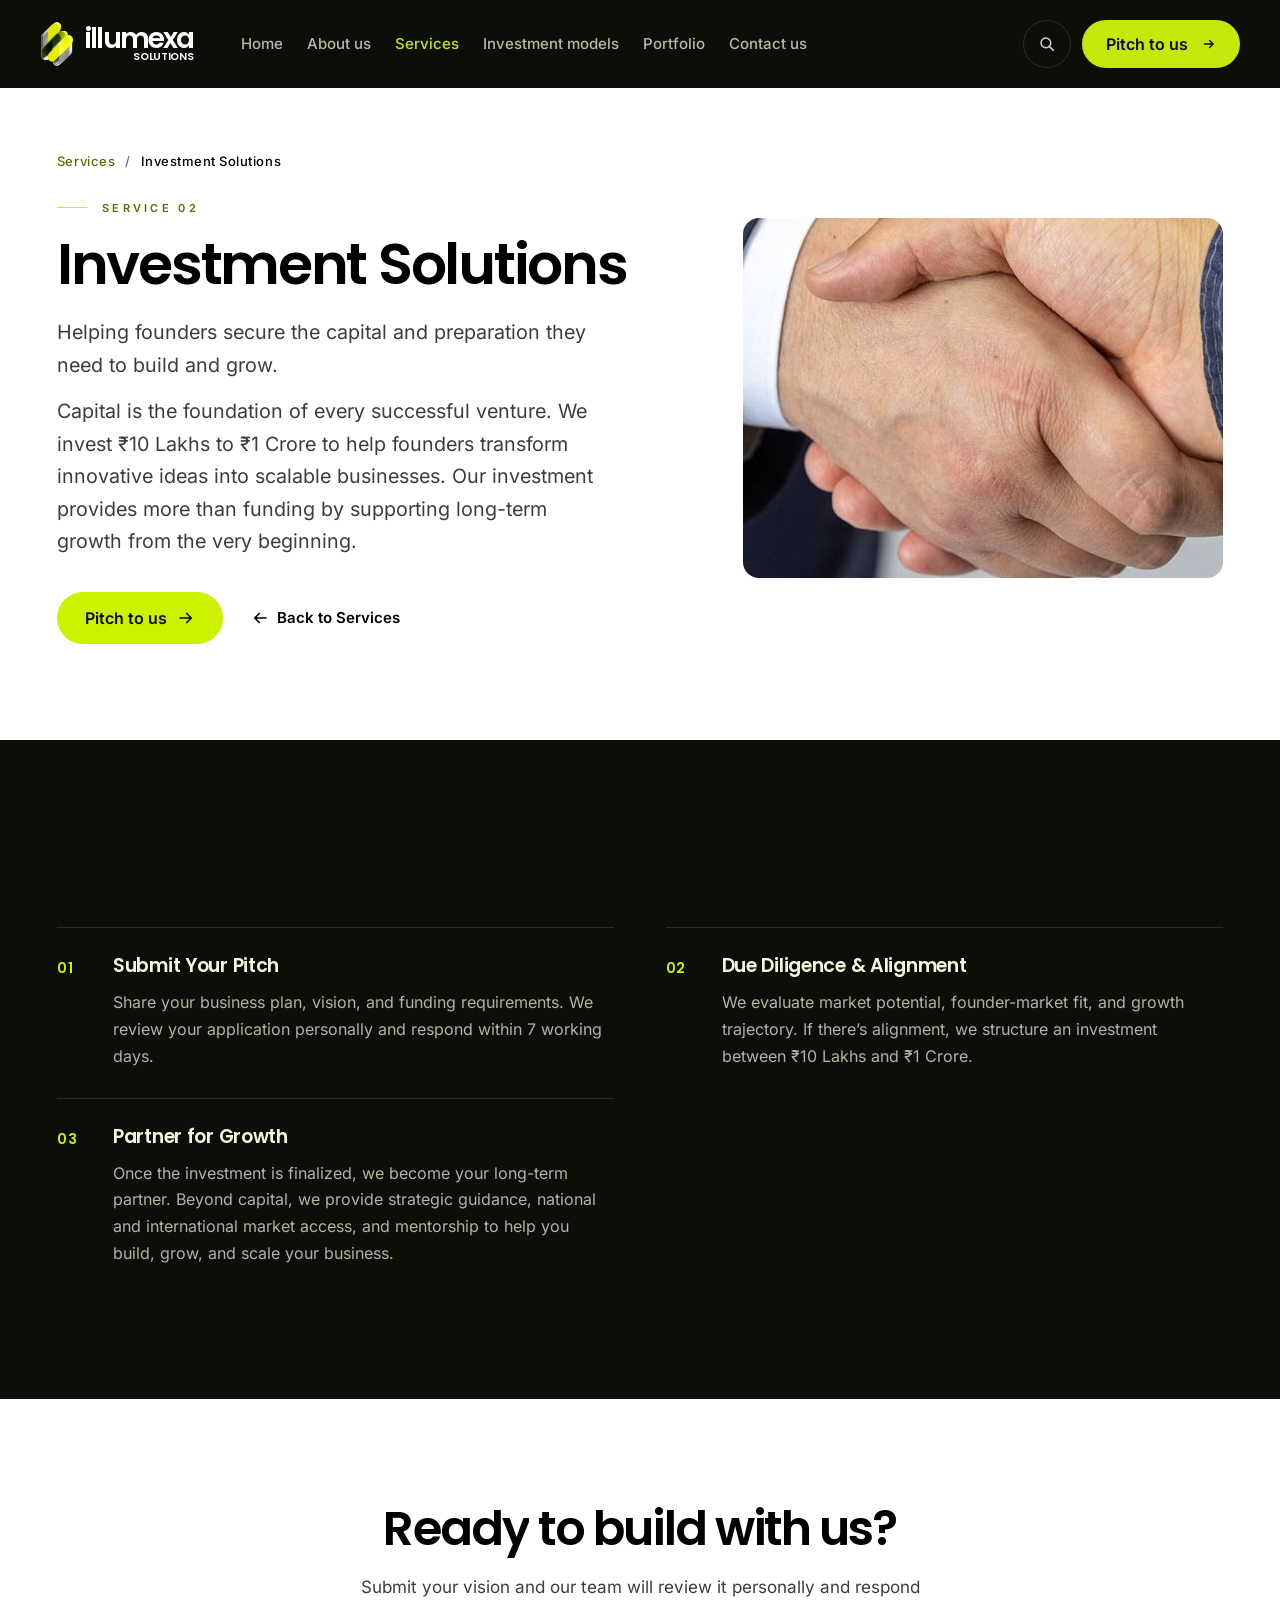
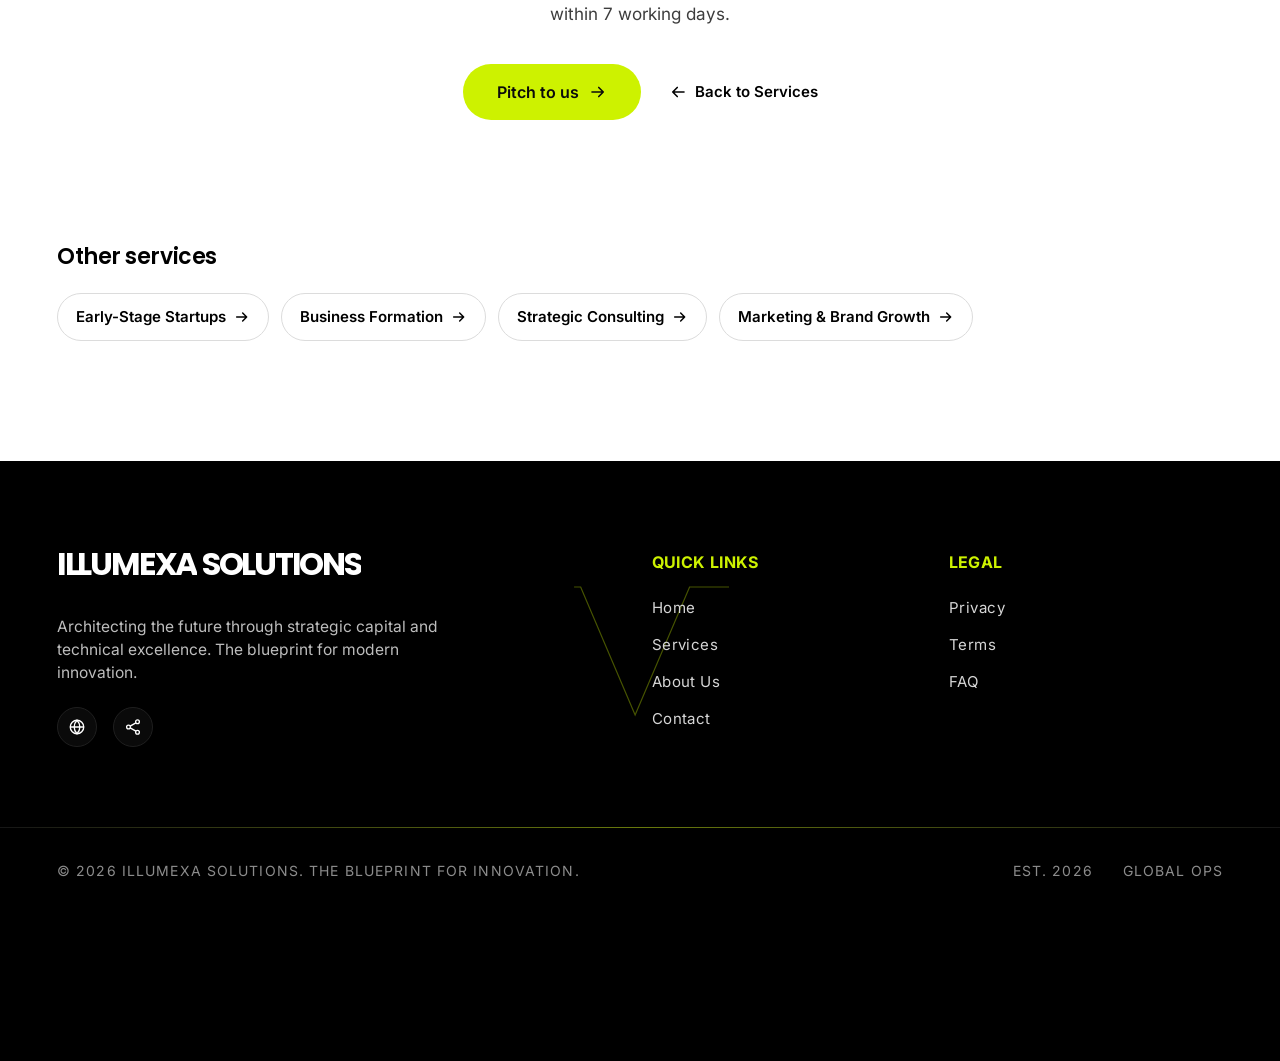
<file: src/services/investment-solutions.html>
<!DOCTYPE html>
<html lang="en">
<head>
  <meta charset="utf-8">
  <meta name="viewport" content="width=device-width, initial-scale=1">
  <title>Investment Solutions | Services | Illumexa Solutions</title>
  <meta name="description" content="Helping founders secure the capital and preparation they need to build and grow.">
  <meta name="theme-color" content="#000000">
  <link rel="icon" href="data:image/svg+xml,%3Csvg xmlns='http://www.w3.org/2000/svg' viewBox='0 0 32 32'%3E%3Crect width='32' height='32' rx='7' fill='%23000'/%3E%3Cg transform='rotate(32 16 16)'%3E%3Crect x='12' y='4' width='8' height='12' rx='4' fill='%23cdf200'/%3E%3Crect x='14' y='16' width='8' height='12' rx='4' fill='%23cdf200'/%3E%3C/g%3E%3C/svg%3E">
  <meta property="og:type" content="website">
  <meta property="og:site_name" content="Illumexa Solutions">
  <meta property="og:title" content="Investment Solutions | Illumexa Solutions">
  <meta property="og:description" content="Helping founders secure the capital and preparation they need to build and grow.">
  <meta property="og:image" content="../assets/images/services/investment.jpg">

  <link rel="preload" href="../assets/fonts/poppins-latin-600-normal.woff2" as="font" type="font/woff2" crossorigin>
  <link rel="preload" href="../assets/fonts/inter-latin-wght-normal.woff2" as="font" type="font/woff2" crossorigin>
  <link rel="preload" href="../assets/images/logo/illumexa-mark.png" as="image" fetchpriority="high">

  <link rel="stylesheet" href="../styles/base.css">
  <link rel="stylesheet" href="../styles/service.css">

  <script>
    // Gate the reveal styles on JS (dropped again if the scripts never run), and open the
    // page with the intro on the first page of a visit, or a short veil after that.
    (function (root) {
      root.classList.add('js');
      try {
        if (!matchMedia('(prefers-reduced-motion: reduce)').matches) {
          root.classList.add(sessionStorage.getItem('illumexa-visited') ? 'is-arriving' : 'is-intro');
          sessionStorage.setItem('illumexa-visited', '1');
        }
      } catch (error) {}
      setTimeout(function () {
        if (!window.illumexaReady) root.classList.remove('js');
      }, 3000);
    })(document.documentElement);
  </script>
  <script src="../scripts/main.js" defer></script>
</head>
<body id="top">
  <a class="skip-link" href="#main">Skip to content</a>

  <!-- Generated by tools/build-service-pages.ps1 from tools/services.json — edit those, not this file. -->

  <!-- Icon sprite (kept renderable, not display:none, as the sprites that hold gradients need it). -->
  <svg class="sprite" aria-hidden="true" focusable="false">
    <symbol id="i-search" viewBox="0 0 24 24" fill="none" stroke="currentColor" stroke-width="2" stroke-linecap="round">
      <circle cx="10.5" cy="10.5" r="6.5"/><path d="m15.5 15.5 5 5"/>
    </symbol>
    <symbol id="i-arrow-right" viewBox="0 0 24 24" fill="none" stroke="currentColor" stroke-width="2.2" stroke-linecap="round" stroke-linejoin="round">
      <path d="M4 12h15M13 6l6 6-6 6"/>
    </symbol>
    <symbol id="i-globe" viewBox="0 0 24 24" fill="none" stroke="currentColor" stroke-width="1.8">
      <circle cx="12" cy="12" r="9"/><path d="M3 12h18M12 3c2.5 2.6 3.8 5.6 3.8 9s-1.3 6.4-3.8 9c-2.5-2.6-3.8-5.6-3.8-9S9.5 5.6 12 3Z"/>
    </symbol>
    <symbol id="i-share" viewBox="0 0 24 24" fill="none" stroke="currentColor" stroke-width="1.8">
      <circle cx="18" cy="5" r="2.5"/><circle cx="6" cy="12" r="2.5"/><circle cx="18" cy="19" r="2.5"/><path d="m8.2 10.8 7.6-4.4M8.2 13.2l7.6 4.4"/>
    </symbol>
    <symbol id="i-cash" viewBox="0 0 24 24" fill="none" stroke="currentColor" stroke-width="2.1" stroke-linecap="round" stroke-linejoin="round"><rect x="2" y="4" width="17" height="12" rx="2"/><circle cx="10.5" cy="10" r="2.6"/><path d="M22 8v9a3 3 0 0 1-3 3H5"/></symbol>
  </svg>

  <!-- ============ HEADER ============ -->
  <header class="site-header" data-header data-motion>
    <nav class="site-nav" aria-label="Primary">
      <a class="brand" href="../index.html" aria-label="Illumexa Solutions — home">
        <img class="brand__mark" src="../assets/images/logo/illumexa-mark.png" alt="" width="127" height="176" decoding="async">
        <span class="brand__word" aria-hidden="true">
          <span class="brand__name">illumexa</span>
          <span class="brand__sub">SOLUTIONS</span>
        </span>
      </a>

      <div class="site-nav__menu" id="site-menu" data-menu>
        <ul class="nav-list">
          <li><a class="nav-link" href="../index.html">Home</a></li>
          <li><a class="nav-link" href="../about-us.html">About us</a></li>
          <li><a class="nav-link" href="../services.html" aria-current="page">Services</a></li>
          <li><a class="nav-link" href="#" data-page="investment-models">Investment models</a></li>
          <li><a class="nav-link" href="#" data-page="portfolio">Portfolio</a></li>
          <li><a class="nav-link" href="../contact.html">Contact us</a></li>
          <li class="nav-list__cta"><a class="btn btn--lime btn--sm" href="../contact.html">Pitch to us <svg class="icon" aria-hidden="true" focusable="false"><use href="#i-arrow-right"/></svg></a></li>
        </ul>
      </div>

      <div class="site-nav__actions">
        <button class="nav-search" type="button" aria-label="Search" aria-haspopup="dialog" aria-controls="site-search" data-search-open>
          <svg class="icon" aria-hidden="true" focusable="false"><use href="#i-search"/></svg>
          <span class="nav-search__label" aria-hidden="true">Search</span>
        </button>
        <a class="btn btn--lime btn--sm site-nav__pitch" href="../contact.html">Pitch to us <svg class="icon" aria-hidden="true" focusable="false"><use href="#i-arrow-right"/></svg></a>
        <button class="nav-toggle" type="button" aria-expanded="false" aria-controls="site-menu" aria-label="Open menu" data-menu-toggle>
          <span class="nav-toggle__bar" aria-hidden="true"></span>
        </button>
      </div>
    </nav>
  </header>

  <main id="main">
    <!-- ============ SERVICE ============ -->
    <section class="svc page-top" aria-labelledby="svc-title">
      <div class="container svc__grid">
        <div class="svc__intro" data-stagger>
          <nav class="svc__crumbs reveal" aria-label="Breadcrumb">
            <a href="../services.html">Services</a>
            <span aria-hidden="true">/</span>
            <span aria-current="page">Investment Solutions</span>
          </nav>
          <p class="eyebrow eyebrow--dash wipe-reveal">Service 02</p>
          <h1 class="svc__title word-reveal" id="svc-title">Investment Solutions</h1>
        <p class="svc__lead text-reveal">Helping founders secure the capital and preparation they need to build and grow.</p>
        <p class="svc__lead text-reveal">Capital is the foundation of every successful venture. We invest ₹10 Lakhs to ₹1 Crore to help founders transform innovative ideas into scalable businesses. Our investment provides more than funding by supporting long-term growth from the very beginning.</p>
          <div class="svc__actions reveal-group" data-stagger>
            <a class="btn btn--lime reveal-item" href="../contact.html">Pitch to us <svg class="icon" aria-hidden="true" focusable="false"><use href="#i-arrow-right"/></svg></a>
            <a class="svc__back reveal-item" href="../services.html"><svg class="icon" aria-hidden="true" focusable="false"><use href="#i-arrow-right"/></svg> Back to Services</a>
          </div>
        </div>
        <figure class="svc__media image-reveal" data-reveal-threshold="0.2">
          <img src="../assets/images/services/investment.jpg"
               srcset="../assets/images/services/investment-480.jpg 480w, ../assets/images/services/investment.jpg 842w"
               sizes="(max-width: 1023px) 92vw, 480px"
               alt="Two business partners in suits shaking hands" width="842" height="1122" decoding="async">
        </figure>
      </div>
    </section>

    <!-- ============ WHAT'S INCLUDED ============ -->
    <section class="svc-detail" aria-labelledby="svc-detail-title" data-observe data-seam>
      <div class="container">
        <div class="svc-detail__head" data-stagger>
          <h2 class="svc-detail__title word-reveal" id="svc-detail-title">How it works</h2>
          <p class="svc-detail__note text-reveal"><strong>₹10 Lakhs – ₹1 Crore per investment.</strong> We review every application personally and respond within 7 working days.</p>
        </div>
        <dl class="svc-detail__list" data-stagger data-search-type="Investment Solutions">
          <div class="svc-detail__item reveal-up">
            <span class="svc-detail__index" aria-hidden="true">01</span>
            <dt>Submit Your Pitch</dt>
            <dd>Share your business plan, vision, and funding requirements. We review your application personally and respond within 7 working days.</dd>
          </div>
          <div class="svc-detail__item reveal-up">
            <span class="svc-detail__index" aria-hidden="true">02</span>
            <dt>Due Diligence &amp; Alignment</dt>
            <dd>We evaluate market potential, founder-market fit, and growth trajectory. If there’s alignment, we structure an investment between ₹10 Lakhs and ₹1 Crore.</dd>
          </div>
          <div class="svc-detail__item reveal-up">
            <span class="svc-detail__index" aria-hidden="true">03</span>
            <dt>Partner for Growth</dt>
            <dd>Once the investment is finalized, we become your long-term partner. Beyond capital, we provide strategic guidance, national and international market access, and mentorship to help you build, grow, and scale your business.</dd>
          </div>
        </dl>
      </div>
    </section>

    <!-- ============ CLOSING CALL ============ -->
    <section class="svc-close" aria-labelledby="svc-close-title" data-observe>
      <div class="container svc-close__inner" data-stagger>
        <h2 class="svc-close__title word-reveal" id="svc-close-title">Ready to build with us?</h2>
        <p class="svc-close__text text-reveal">Submit your vision and our team will review it personally and respond within 7 working days.</p>
        <div class="svc-close__actions reveal-group" data-stagger>
          <a class="btn btn--lime reveal-item" href="../contact.html">Pitch to us <svg class="icon" aria-hidden="true" focusable="false"><use href="#i-arrow-right"/></svg></a>
          <a class="svc__back reveal-item" href="../services.html"><svg class="icon" aria-hidden="true" focusable="false"><use href="#i-arrow-right"/></svg> Back to Services</a>
        </div>
      </div>
    </section>

    <!-- ============ OTHER SERVICES ============ -->
    <section class="svc-more" aria-labelledby="svc-more-title">
      <div class="container" data-reveal>
        <h2 class="svc-more__title" id="svc-more-title">Other services</h2>
        <ul class="svc-more__list" role="list">
          <li><a href="early-stage-startups.html">Early-Stage Startups <svg class="icon" aria-hidden="true" focusable="false"><use href="#i-arrow-right"/></svg></a></li>
          <li><a href="business-formation-facilitation.html">Business Formation <svg class="icon" aria-hidden="true" focusable="false"><use href="#i-arrow-right"/></svg></a></li>
          <li><a href="strategic-business-consulting.html">Strategic Consulting <svg class="icon" aria-hidden="true" focusable="false"><use href="#i-arrow-right"/></svg></a></li>
          <li><a href="marketing-brand-growth.html">Marketing &amp; Brand Growth <svg class="icon" aria-hidden="true" focusable="false"><use href="#i-arrow-right"/></svg></a></li>
        </ul>
      </div>
    </section>
  </main>

  <!-- ============ FOOTER ============ -->
  <!-- data-motion: the ILLUMEXA outline draws itself as the footer scrolls in, a single light
       passes through it, and the columns, links and rule reveal in sequence. -->
  <footer class="site-footer" data-observe data-motion>
    <svg class="site-footer__outline" viewBox="0 0 4606 1000" aria-hidden="true" focusable="false">
      <defs>
        <linearGradient id="outline-sweep-fill" x1="0" x2="1" y1="0" y2="0">
          <stop offset="0" stop-color="#fff" stop-opacity="0"/>
          <stop offset=".5" stop-color="#fff"/>
          <stop offset="1" stop-color="#fff" stop-opacity="0"/>
        </linearGradient>
        <mask id="outline-sweep" maskUnits="userSpaceOnUse" x="0" y="0" width="4606" height="1000">
          <rect class="site-footer__sweep" x="-1400" y="0" width="1400" height="1000" fill="url(#outline-sweep-fill)"/>
        </mask>
      </defs>
      <text class="site-footer__outline-text" x="2303" y="849" text-anchor="middle">ILLUMEXA</text>
      <text class="site-footer__outline-text site-footer__outline-text--light" x="2303" y="849" text-anchor="middle" mask="url(#outline-sweep)">ILLUMEXA</text>
    </svg>

    <div class="container site-footer__grid">
      <div class="site-footer__brand">
        <p class="site-footer__name word-reveal">ILLUMEXA SOLUTIONS</p>
        <p class="site-footer__about text-reveal">Architecting the future through strategic capital and technical excellence. The blueprint for modern innovation.</p>
        <div class="site-footer__social reveal-group" data-stagger>
          <a class="icon-btn reveal-item" href="../index.html" aria-label="Illumexa Solutions website">
            <svg class="icon" aria-hidden="true" focusable="false"><use href="#i-globe"/></svg>
          </a>
          <button class="icon-btn reveal-item" type="button" aria-label="Share this page" data-share>
            <svg class="icon" aria-hidden="true" focusable="false"><use href="#i-share"/></svg>
          </button>
          <span class="visually-hidden" aria-live="polite" data-share-status></span>
        </div>
      </div>

      <nav class="site-footer__col" aria-labelledby="footer-quick">
        <h2 class="site-footer__heading char-reveal" id="footer-quick">Quick Links</h2>
        <ul class="site-footer__links reveal-group" role="list" data-stagger>
          <li class="reveal-item"><a href="../index.html">Home</a></li>
          <li class="reveal-item"><a href="../services.html">Services</a></li>
          <li class="reveal-item"><a href="../about-us.html">About Us</a></li>
          <li class="reveal-item"><a href="../contact.html">Contact</a></li>
        </ul>
      </nav>

      <nav class="site-footer__col" aria-labelledby="footer-legal">
        <h2 class="site-footer__heading char-reveal" id="footer-legal">Legal</h2>
        <ul class="site-footer__links reveal-group" role="list" data-stagger>
          <li class="reveal-item"><a href="#" data-page="privacy">Privacy</a></li>
          <li class="reveal-item"><a href="#" data-page="terms">Terms</a></li>
          <li class="reveal-item"><a href="../faq.html">FAQ</a></li>
        </ul>
      </nav>
    </div>

    <div class="site-footer__bottom">
      <span class="site-footer__rule line-reveal" aria-hidden="true"></span>
      <div class="container site-footer__bar reveal">
        <p>© 2026 Illumexa Solutions. The blueprint for innovation.</p>
        <p class="site-footer__meta"><span>Est. 2026</span><span>Global Ops</span></p>
      </div>
    </div>
  </footer>

  <!-- ============ SEARCH ============ -->
  <dialog class="search" id="site-search" aria-labelledby="search-title" data-search>
    <h2 class="visually-hidden" id="search-title">Search the site</h2>
    <form class="search__form" role="search" data-search-form>
      <img class="search__icon" src="../assets/images/logo/illumexa-mark.png" alt="" width="127" height="176" decoding="async">
      <label class="visually-hidden" for="search-input">Search services, steps and questions</label>
      <input class="search__input" id="search-input" type="search" placeholder="Search services, steps, FAQs…" autocomplete="off" spellcheck="false" data-search-input>
      <button class="search__close" type="button" data-search-close>Esc<span class="visually-hidden"> — close search</span></button>
    </form>
    <ul class="search__results" role="list" data-search-results></ul>
    <p class="visually-hidden" aria-live="polite" data-search-status></p>
  </dialog>
</body>
</html>
</file>
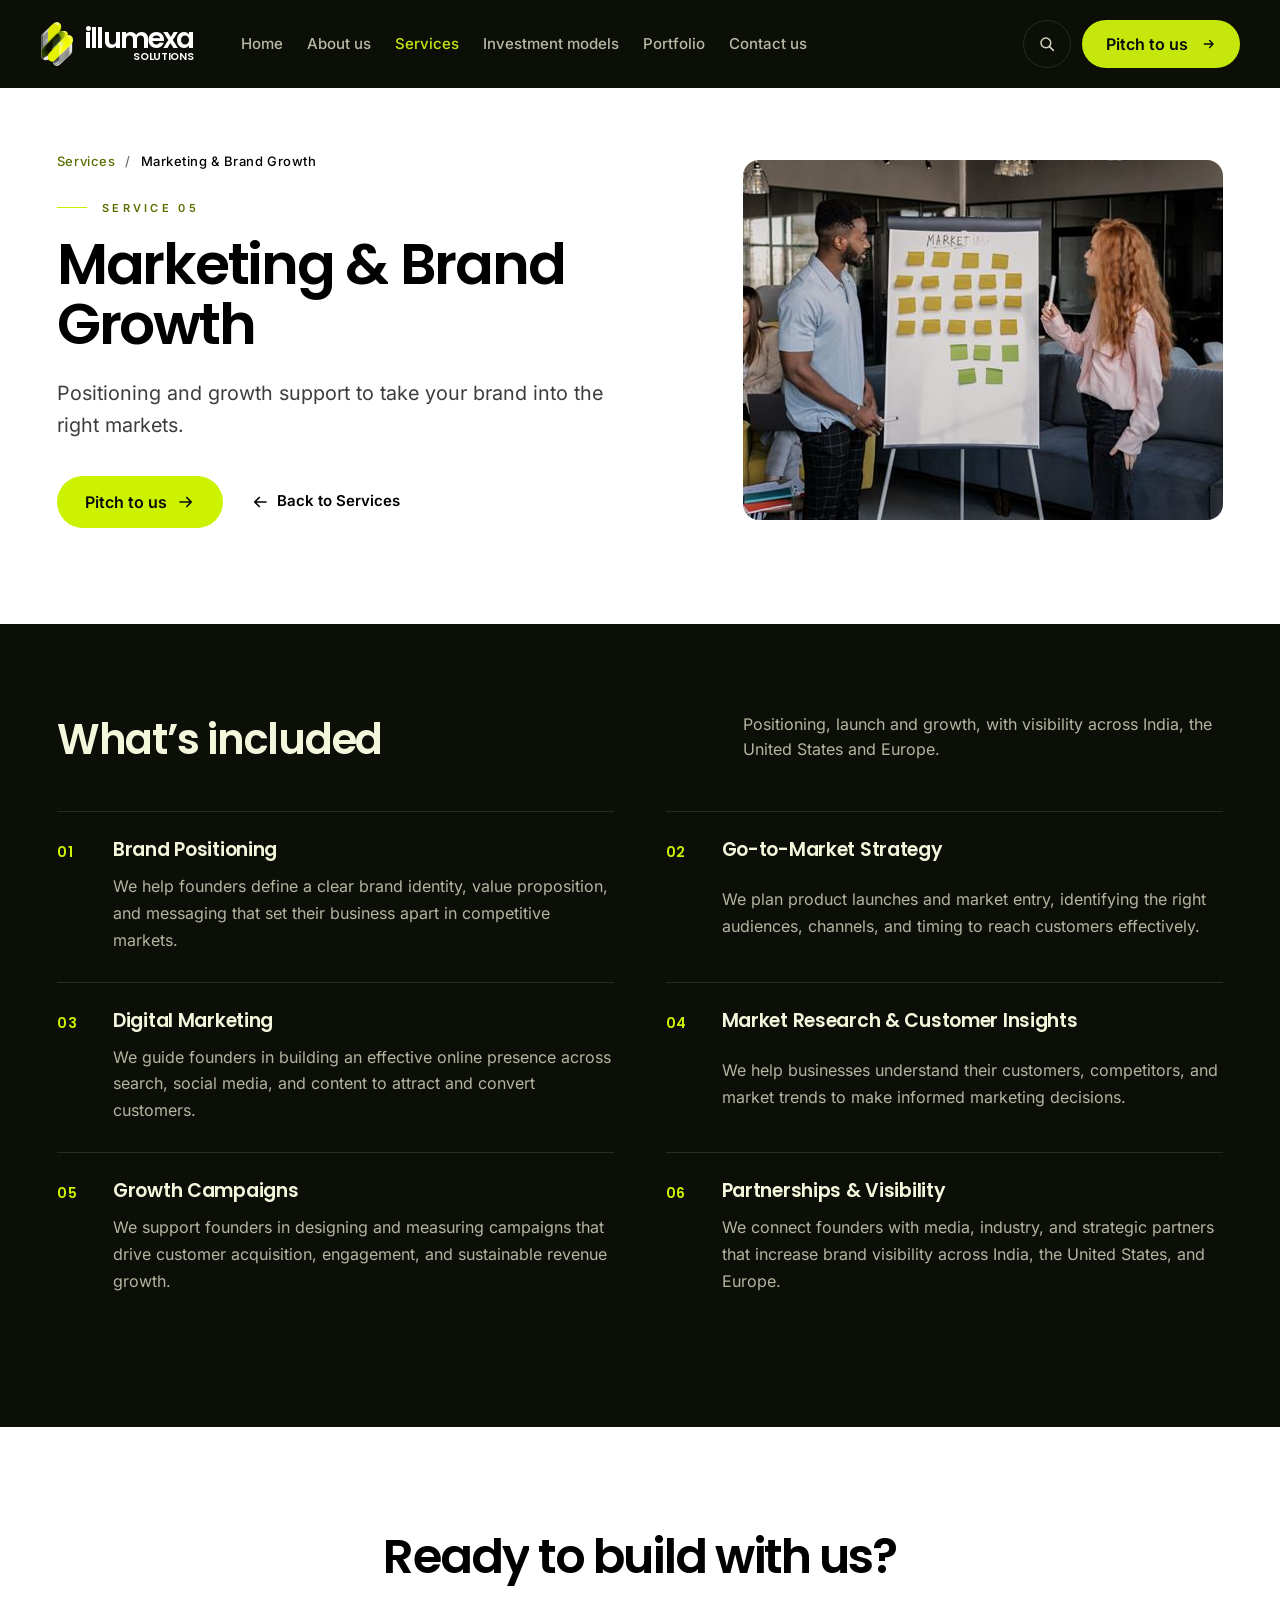
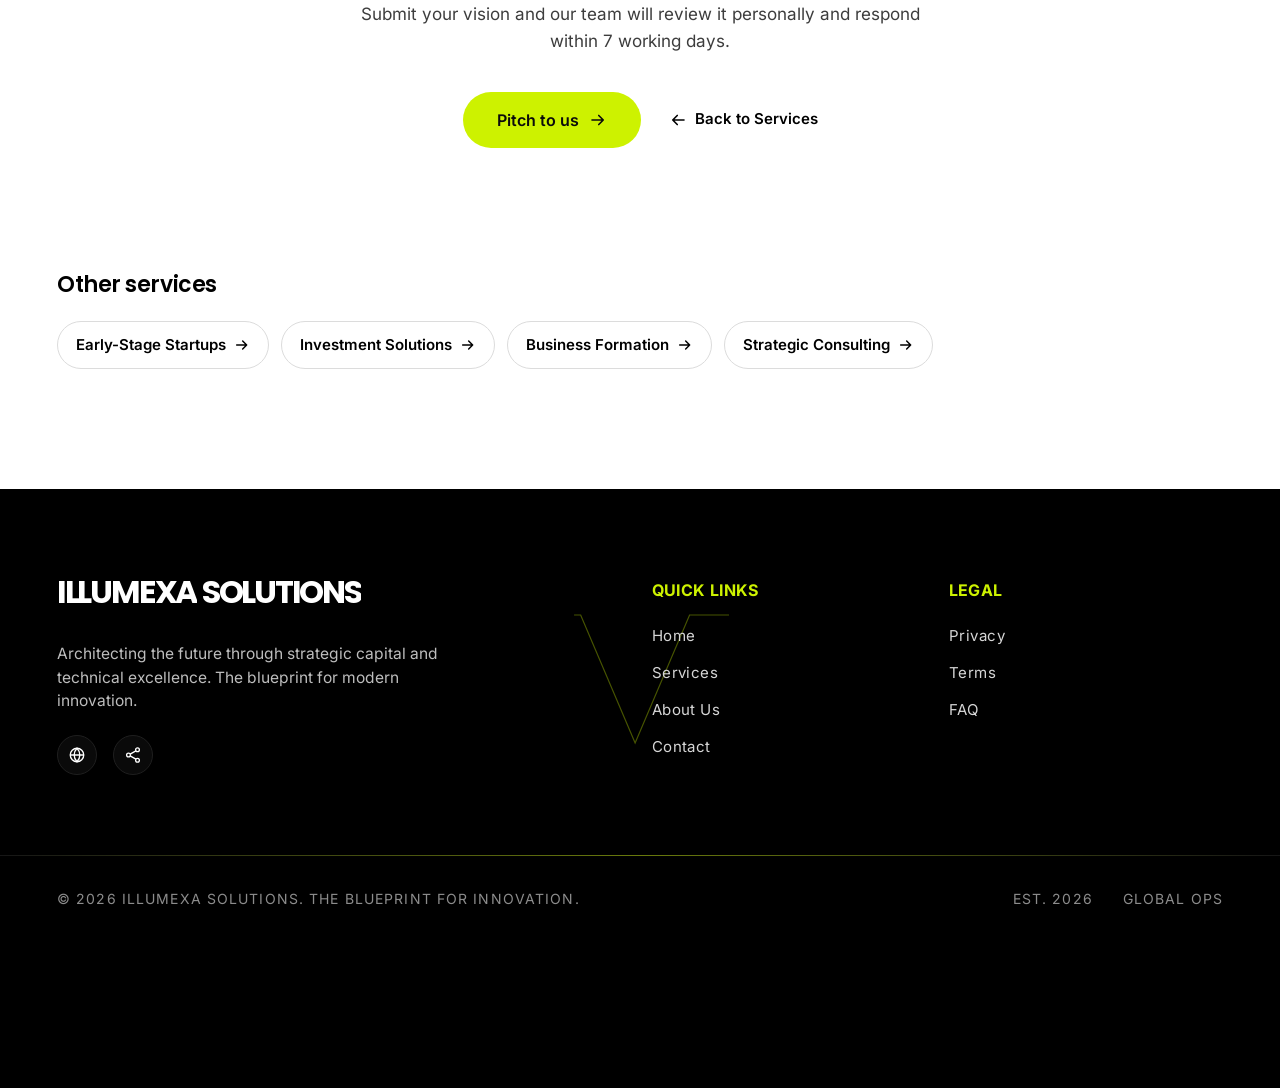
<file: src/services/marketing-brand-growth.html>
<!DOCTYPE html>
<html lang="en">
<head>
  <meta charset="utf-8">
  <meta name="viewport" content="width=device-width, initial-scale=1">
  <title>Marketing &amp; Brand Growth | Services | Illumexa Solutions</title>
  <meta name="description" content="Positioning and growth support to take your brand into the right markets.">
  <meta name="theme-color" content="#000000">
  <link rel="icon" href="data:image/svg+xml,%3Csvg xmlns='http://www.w3.org/2000/svg' viewBox='0 0 32 32'%3E%3Crect width='32' height='32' rx='7' fill='%23000'/%3E%3Cg transform='rotate(32 16 16)'%3E%3Crect x='12' y='4' width='8' height='12' rx='4' fill='%23cdf200'/%3E%3Crect x='14' y='16' width='8' height='12' rx='4' fill='%23cdf200'/%3E%3C/g%3E%3C/svg%3E">
  <meta property="og:type" content="website">
  <meta property="og:site_name" content="Illumexa Solutions">
  <meta property="og:title" content="Marketing &amp; Brand Growth | Illumexa Solutions">
  <meta property="og:description" content="Positioning and growth support to take your brand into the right markets.">
  <meta property="og:image" content="../assets/images/services/marketing.jpg">

  <link rel="preload" href="../assets/fonts/poppins-latin-600-normal.woff2" as="font" type="font/woff2" crossorigin>
  <link rel="preload" href="../assets/fonts/inter-latin-wght-normal.woff2" as="font" type="font/woff2" crossorigin>
  <link rel="preload" href="../assets/images/logo/illumexa-mark.png" as="image" fetchpriority="high">

  <link rel="stylesheet" href="../styles/base.css">
  <link rel="stylesheet" href="../styles/service.css">

  <script>
    // Gate the reveal styles on JS (dropped again if the scripts never run), and open the
    // page with the intro on the first page of a visit, or a short veil after that.
    (function (root) {
      root.classList.add('js');
      try {
        if (!matchMedia('(prefers-reduced-motion: reduce)').matches) {
          root.classList.add(sessionStorage.getItem('illumexa-visited') ? 'is-arriving' : 'is-intro');
          sessionStorage.setItem('illumexa-visited', '1');
        }
      } catch (error) {}
      setTimeout(function () {
        if (!window.illumexaReady) root.classList.remove('js');
      }, 3000);
    })(document.documentElement);
  </script>
  <script src="../scripts/main.js" defer></script>
</head>
<body id="top">
  <a class="skip-link" href="#main">Skip to content</a>

  <!-- Generated by tools/build-service-pages.ps1 from tools/services.json — edit those, not this file. -->

  <!-- Icon sprite (kept renderable, not display:none, as the sprites that hold gradients need it). -->
  <svg class="sprite" aria-hidden="true" focusable="false">
    <symbol id="i-search" viewBox="0 0 24 24" fill="none" stroke="currentColor" stroke-width="2" stroke-linecap="round">
      <circle cx="10.5" cy="10.5" r="6.5"/><path d="m15.5 15.5 5 5"/>
    </symbol>
    <symbol id="i-arrow-right" viewBox="0 0 24 24" fill="none" stroke="currentColor" stroke-width="2.2" stroke-linecap="round" stroke-linejoin="round">
      <path d="M4 12h15M13 6l6 6-6 6"/>
    </symbol>
    <symbol id="i-globe" viewBox="0 0 24 24" fill="none" stroke="currentColor" stroke-width="1.8">
      <circle cx="12" cy="12" r="9"/><path d="M3 12h18M12 3c2.5 2.6 3.8 5.6 3.8 9s-1.3 6.4-3.8 9c-2.5-2.6-3.8-5.6-3.8-9S9.5 5.6 12 3Z"/>
    </symbol>
    <symbol id="i-share" viewBox="0 0 24 24" fill="none" stroke="currentColor" stroke-width="1.8">
      <circle cx="18" cy="5" r="2.5"/><circle cx="6" cy="12" r="2.5"/><circle cx="18" cy="19" r="2.5"/><path d="m8.2 10.8 7.6-4.4M8.2 13.2l7.6 4.4"/>
    </symbol>
    <symbol id="i-market" viewBox="0 0 24 24" fill="none" stroke="currentColor" stroke-width="2.1" stroke-linecap="round" stroke-linejoin="round"><path d="M3.5 14 8 9l3 3 5-6"/><path d="M13.5 6H16v2.5"/><circle cx="15.5" cy="15.5" r="3.3"/><path d="m18 18 2.5 2.5"/></symbol>
  </svg>

  <!-- ============ HEADER ============ -->
  <header class="site-header" data-header data-motion>
    <nav class="site-nav" aria-label="Primary">
      <a class="brand" href="../index.html" aria-label="Illumexa Solutions — home">
        <img class="brand__mark" src="../assets/images/logo/illumexa-mark.png" alt="" width="127" height="176" decoding="async">
        <span class="brand__word" aria-hidden="true">
          <span class="brand__name">illumexa</span>
          <span class="brand__sub">SOLUTIONS</span>
        </span>
      </a>

      <div class="site-nav__menu" id="site-menu" data-menu>
        <ul class="nav-list">
          <li><a class="nav-link" href="../index.html">Home</a></li>
          <li><a class="nav-link" href="../about-us.html">About us</a></li>
          <li><a class="nav-link" href="../services.html" aria-current="page">Services</a></li>
          <li><a class="nav-link" href="#" data-page="investment-models">Investment models</a></li>
          <li><a class="nav-link" href="#" data-page="portfolio">Portfolio</a></li>
          <li><a class="nav-link" href="../contact.html">Contact us</a></li>
          <li class="nav-list__cta"><a class="btn btn--lime btn--sm" href="../contact.html">Pitch to us <svg class="icon" aria-hidden="true" focusable="false"><use href="#i-arrow-right"/></svg></a></li>
        </ul>
      </div>

      <div class="site-nav__actions">
        <button class="nav-search" type="button" aria-label="Search" aria-haspopup="dialog" aria-controls="site-search" data-search-open>
          <svg class="icon" aria-hidden="true" focusable="false"><use href="#i-search"/></svg>
          <span class="nav-search__label" aria-hidden="true">Search</span>
        </button>
        <a class="btn btn--lime btn--sm site-nav__pitch" href="../contact.html">Pitch to us <svg class="icon" aria-hidden="true" focusable="false"><use href="#i-arrow-right"/></svg></a>
        <button class="nav-toggle" type="button" aria-expanded="false" aria-controls="site-menu" aria-label="Open menu" data-menu-toggle>
          <span class="nav-toggle__bar" aria-hidden="true"></span>
        </button>
      </div>
    </nav>
  </header>

  <main id="main">
    <!-- ============ SERVICE ============ -->
    <section class="svc page-top" aria-labelledby="svc-title">
      <div class="container svc__grid">
        <div class="svc__intro" data-stagger>
          <nav class="svc__crumbs reveal" aria-label="Breadcrumb">
            <a href="../services.html">Services</a>
            <span aria-hidden="true">/</span>
            <span aria-current="page">Marketing &amp; Brand Growth</span>
          </nav>
          <p class="eyebrow eyebrow--dash wipe-reveal">Service 05</p>
          <h1 class="svc__title word-reveal" id="svc-title">Marketing &amp; Brand Growth</h1>
        <p class="svc__lead text-reveal">Positioning and growth support to take your brand into the right markets.</p>
          <div class="svc__actions reveal-group" data-stagger>
            <a class="btn btn--lime reveal-item" href="../contact.html">Pitch to us <svg class="icon" aria-hidden="true" focusable="false"><use href="#i-arrow-right"/></svg></a>
            <a class="svc__back reveal-item" href="../services.html"><svg class="icon" aria-hidden="true" focusable="false"><use href="#i-arrow-right"/></svg> Back to Services</a>
          </div>
        </div>
        <figure class="svc__media image-reveal" data-reveal-threshold="0.2">
          <img src="../assets/images/services/marketing.jpg"
               srcset="../assets/images/services/marketing-480.jpg 480w, ../assets/images/services/marketing.jpg 842w"
               sizes="(max-width: 1023px) 92vw, 480px"
               alt="Two colleagues planning a growth strategy at a sticky-note board" width="842" height="1122" decoding="async">
        </figure>
      </div>
    </section>

    <!-- ============ WHAT'S INCLUDED ============ -->
    <section class="svc-detail" aria-labelledby="svc-detail-title" data-observe data-seam>
      <div class="container">
        <div class="svc-detail__head" data-stagger>
          <h2 class="svc-detail__title word-reveal" id="svc-detail-title">What’s included</h2>
          <p class="svc-detail__note text-reveal">Positioning, launch and growth, with visibility across India, the United States and Europe.</p>
        </div>
        <dl class="svc-detail__list" data-stagger data-search-type="Marketing &amp; Brand Growth">
          <div class="svc-detail__item reveal-up">
            <span class="svc-detail__index" aria-hidden="true">01</span>
            <dt>Brand Positioning</dt>
            <dd>We help founders define a clear brand identity, value proposition, and messaging that set their business apart in competitive markets.</dd>
          </div>
          <div class="svc-detail__item reveal-up">
            <span class="svc-detail__index" aria-hidden="true">02</span>
            <dt>Go-to-Market Strategy</dt>
            <dd>We plan product launches and market entry, identifying the right audiences, channels, and timing to reach customers effectively.</dd>
          </div>
          <div class="svc-detail__item reveal-up">
            <span class="svc-detail__index" aria-hidden="true">03</span>
            <dt>Digital Marketing</dt>
            <dd>We guide founders in building an effective online presence across search, social media, and content to attract and convert customers.</dd>
          </div>
          <div class="svc-detail__item reveal-up">
            <span class="svc-detail__index" aria-hidden="true">04</span>
            <dt>Market Research &amp; Customer Insights</dt>
            <dd>We help businesses understand their customers, competitors, and market trends to make informed marketing decisions.</dd>
          </div>
          <div class="svc-detail__item reveal-up">
            <span class="svc-detail__index" aria-hidden="true">05</span>
            <dt>Growth Campaigns</dt>
            <dd>We support founders in designing and measuring campaigns that drive customer acquisition, engagement, and sustainable revenue growth.</dd>
          </div>
          <div class="svc-detail__item reveal-up">
            <span class="svc-detail__index" aria-hidden="true">06</span>
            <dt>Partnerships &amp; Visibility</dt>
            <dd>We connect founders with media, industry, and strategic partners that increase brand visibility across India, the United States, and Europe.</dd>
          </div>
        </dl>
      </div>
    </section>

    <!-- ============ CLOSING CALL ============ -->
    <section class="svc-close" aria-labelledby="svc-close-title" data-observe>
      <div class="container svc-close__inner" data-stagger>
        <h2 class="svc-close__title word-reveal" id="svc-close-title">Ready to build with us?</h2>
        <p class="svc-close__text text-reveal">Submit your vision and our team will review it personally and respond within 7 working days.</p>
        <div class="svc-close__actions reveal-group" data-stagger>
          <a class="btn btn--lime reveal-item" href="../contact.html">Pitch to us <svg class="icon" aria-hidden="true" focusable="false"><use href="#i-arrow-right"/></svg></a>
          <a class="svc__back reveal-item" href="../services.html"><svg class="icon" aria-hidden="true" focusable="false"><use href="#i-arrow-right"/></svg> Back to Services</a>
        </div>
      </div>
    </section>

    <!-- ============ OTHER SERVICES ============ -->
    <section class="svc-more" aria-labelledby="svc-more-title">
      <div class="container" data-reveal>
        <h2 class="svc-more__title" id="svc-more-title">Other services</h2>
        <ul class="svc-more__list" role="list">
          <li><a href="early-stage-startups.html">Early-Stage Startups <svg class="icon" aria-hidden="true" focusable="false"><use href="#i-arrow-right"/></svg></a></li>
          <li><a href="investment-solutions.html">Investment Solutions <svg class="icon" aria-hidden="true" focusable="false"><use href="#i-arrow-right"/></svg></a></li>
          <li><a href="business-formation-facilitation.html">Business Formation <svg class="icon" aria-hidden="true" focusable="false"><use href="#i-arrow-right"/></svg></a></li>
          <li><a href="strategic-business-consulting.html">Strategic Consulting <svg class="icon" aria-hidden="true" focusable="false"><use href="#i-arrow-right"/></svg></a></li>
        </ul>
      </div>
    </section>
  </main>

  <!-- ============ FOOTER ============ -->
  <!-- data-motion: the ILLUMEXA outline draws itself as the footer scrolls in, a single light
       passes through it, and the columns, links and rule reveal in sequence. -->
  <footer class="site-footer" data-observe data-motion>
    <svg class="site-footer__outline" viewBox="0 0 4606 1000" aria-hidden="true" focusable="false">
      <defs>
        <linearGradient id="outline-sweep-fill" x1="0" x2="1" y1="0" y2="0">
          <stop offset="0" stop-color="#fff" stop-opacity="0"/>
          <stop offset=".5" stop-color="#fff"/>
          <stop offset="1" stop-color="#fff" stop-opacity="0"/>
        </linearGradient>
        <mask id="outline-sweep" maskUnits="userSpaceOnUse" x="0" y="0" width="4606" height="1000">
          <rect class="site-footer__sweep" x="-1400" y="0" width="1400" height="1000" fill="url(#outline-sweep-fill)"/>
        </mask>
      </defs>
      <text class="site-footer__outline-text" x="2303" y="849" text-anchor="middle">ILLUMEXA</text>
      <text class="site-footer__outline-text site-footer__outline-text--light" x="2303" y="849" text-anchor="middle" mask="url(#outline-sweep)">ILLUMEXA</text>
    </svg>

    <div class="container site-footer__grid">
      <div class="site-footer__brand">
        <p class="site-footer__name word-reveal">ILLUMEXA SOLUTIONS</p>
        <p class="site-footer__about text-reveal">Architecting the future through strategic capital and technical excellence. The blueprint for modern innovation.</p>
        <div class="site-footer__social reveal-group" data-stagger>
          <a class="icon-btn reveal-item" href="../index.html" aria-label="Illumexa Solutions website">
            <svg class="icon" aria-hidden="true" focusable="false"><use href="#i-globe"/></svg>
          </a>
          <button class="icon-btn reveal-item" type="button" aria-label="Share this page" data-share>
            <svg class="icon" aria-hidden="true" focusable="false"><use href="#i-share"/></svg>
          </button>
          <span class="visually-hidden" aria-live="polite" data-share-status></span>
        </div>
      </div>

      <nav class="site-footer__col" aria-labelledby="footer-quick">
        <h2 class="site-footer__heading char-reveal" id="footer-quick">Quick Links</h2>
        <ul class="site-footer__links reveal-group" role="list" data-stagger>
          <li class="reveal-item"><a href="../index.html">Home</a></li>
          <li class="reveal-item"><a href="../services.html">Services</a></li>
          <li class="reveal-item"><a href="../about-us.html">About Us</a></li>
          <li class="reveal-item"><a href="../contact.html">Contact</a></li>
        </ul>
      </nav>

      <nav class="site-footer__col" aria-labelledby="footer-legal">
        <h2 class="site-footer__heading char-reveal" id="footer-legal">Legal</h2>
        <ul class="site-footer__links reveal-group" role="list" data-stagger>
          <li class="reveal-item"><a href="#" data-page="privacy">Privacy</a></li>
          <li class="reveal-item"><a href="#" data-page="terms">Terms</a></li>
          <li class="reveal-item"><a href="../faq.html">FAQ</a></li>
        </ul>
      </nav>
    </div>

    <div class="site-footer__bottom">
      <span class="site-footer__rule line-reveal" aria-hidden="true"></span>
      <div class="container site-footer__bar reveal">
        <p>© 2026 Illumexa Solutions. The blueprint for innovation.</p>
        <p class="site-footer__meta"><span>Est. 2026</span><span>Global Ops</span></p>
      </div>
    </div>
  </footer>

  <!-- ============ SEARCH ============ -->
  <dialog class="search" id="site-search" aria-labelledby="search-title" data-search>
    <h2 class="visually-hidden" id="search-title">Search the site</h2>
    <form class="search__form" role="search" data-search-form>
      <img class="search__icon" src="../assets/images/logo/illumexa-mark.png" alt="" width="127" height="176" decoding="async">
      <label class="visually-hidden" for="search-input">Search services, steps and questions</label>
      <input class="search__input" id="search-input" type="search" placeholder="Search services, steps, FAQs…" autocomplete="off" spellcheck="false" data-search-input>
      <button class="search__close" type="button" data-search-close>Esc<span class="visually-hidden"> — close search</span></button>
    </form>
    <ul class="search__results" role="list" data-search-results></ul>
    <p class="visually-hidden" aria-live="polite" data-search-status></p>
  </dialog>
</body>
</html>
</file>
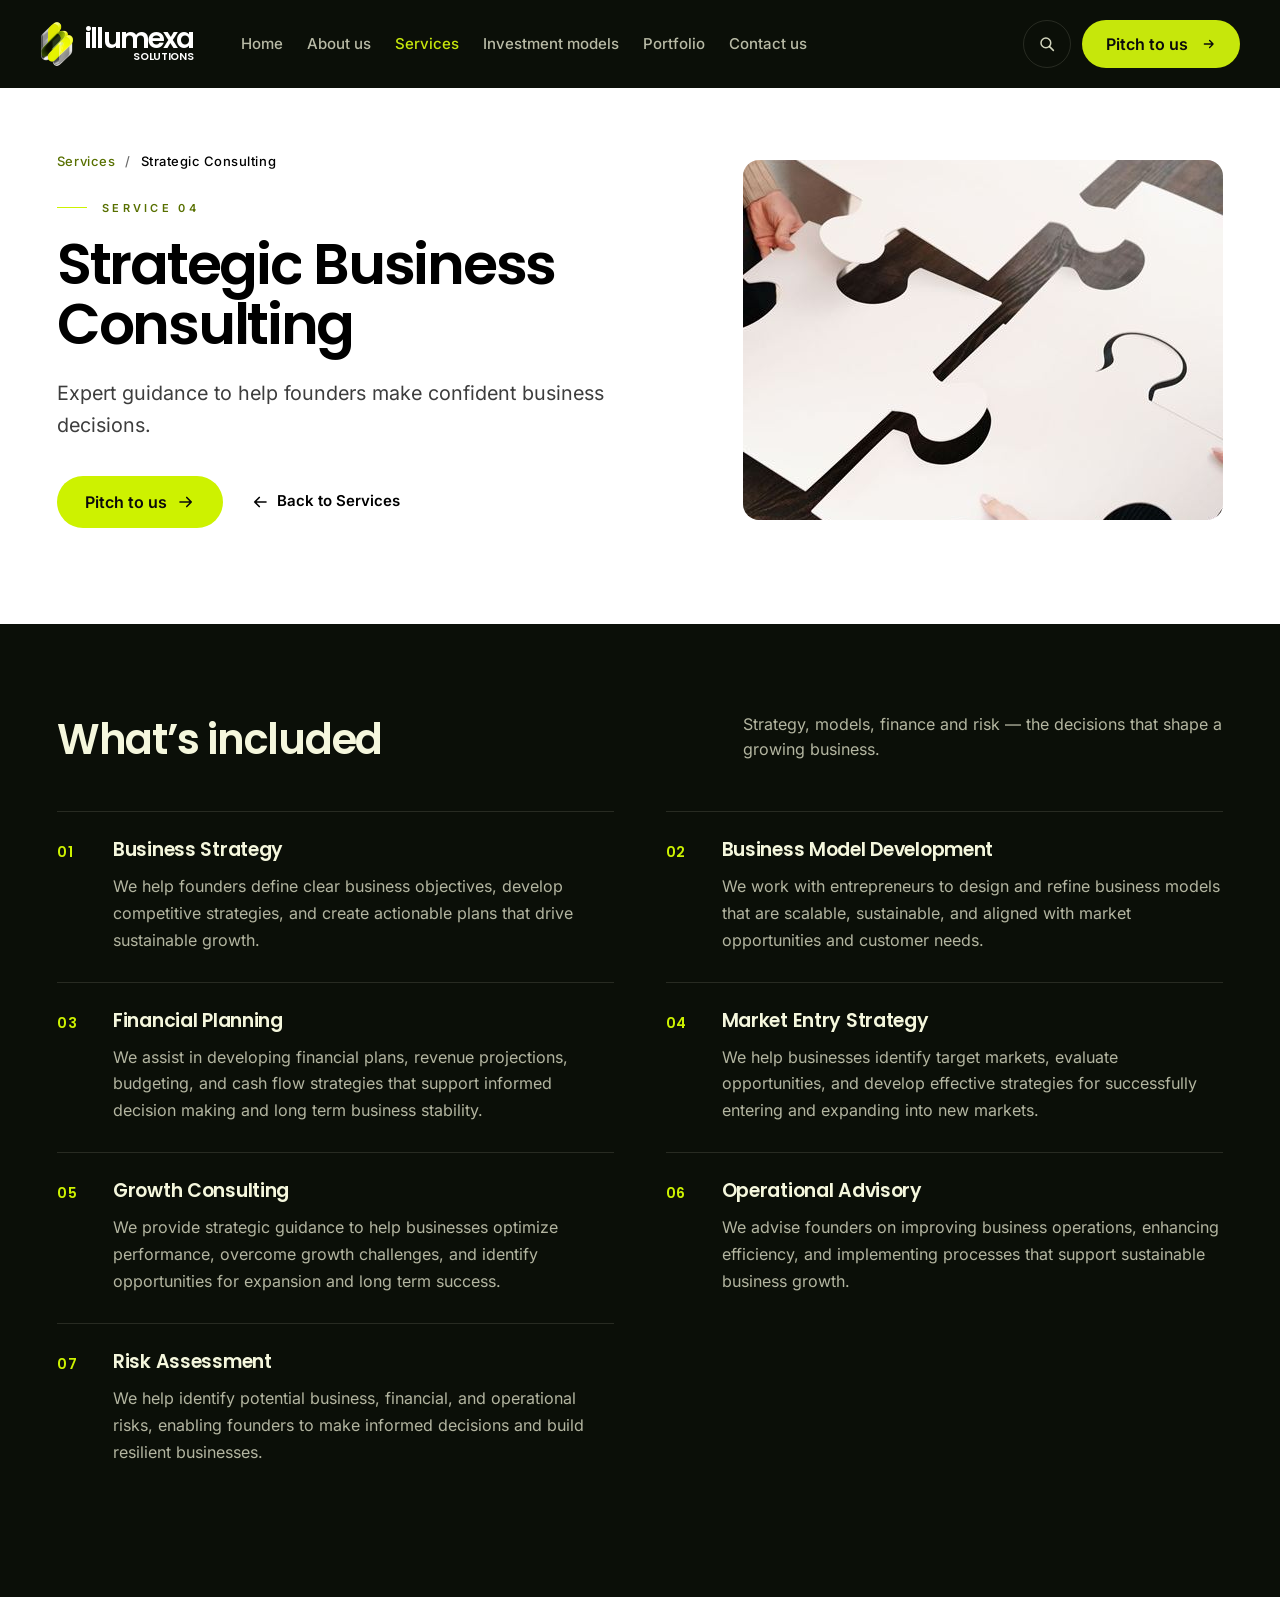
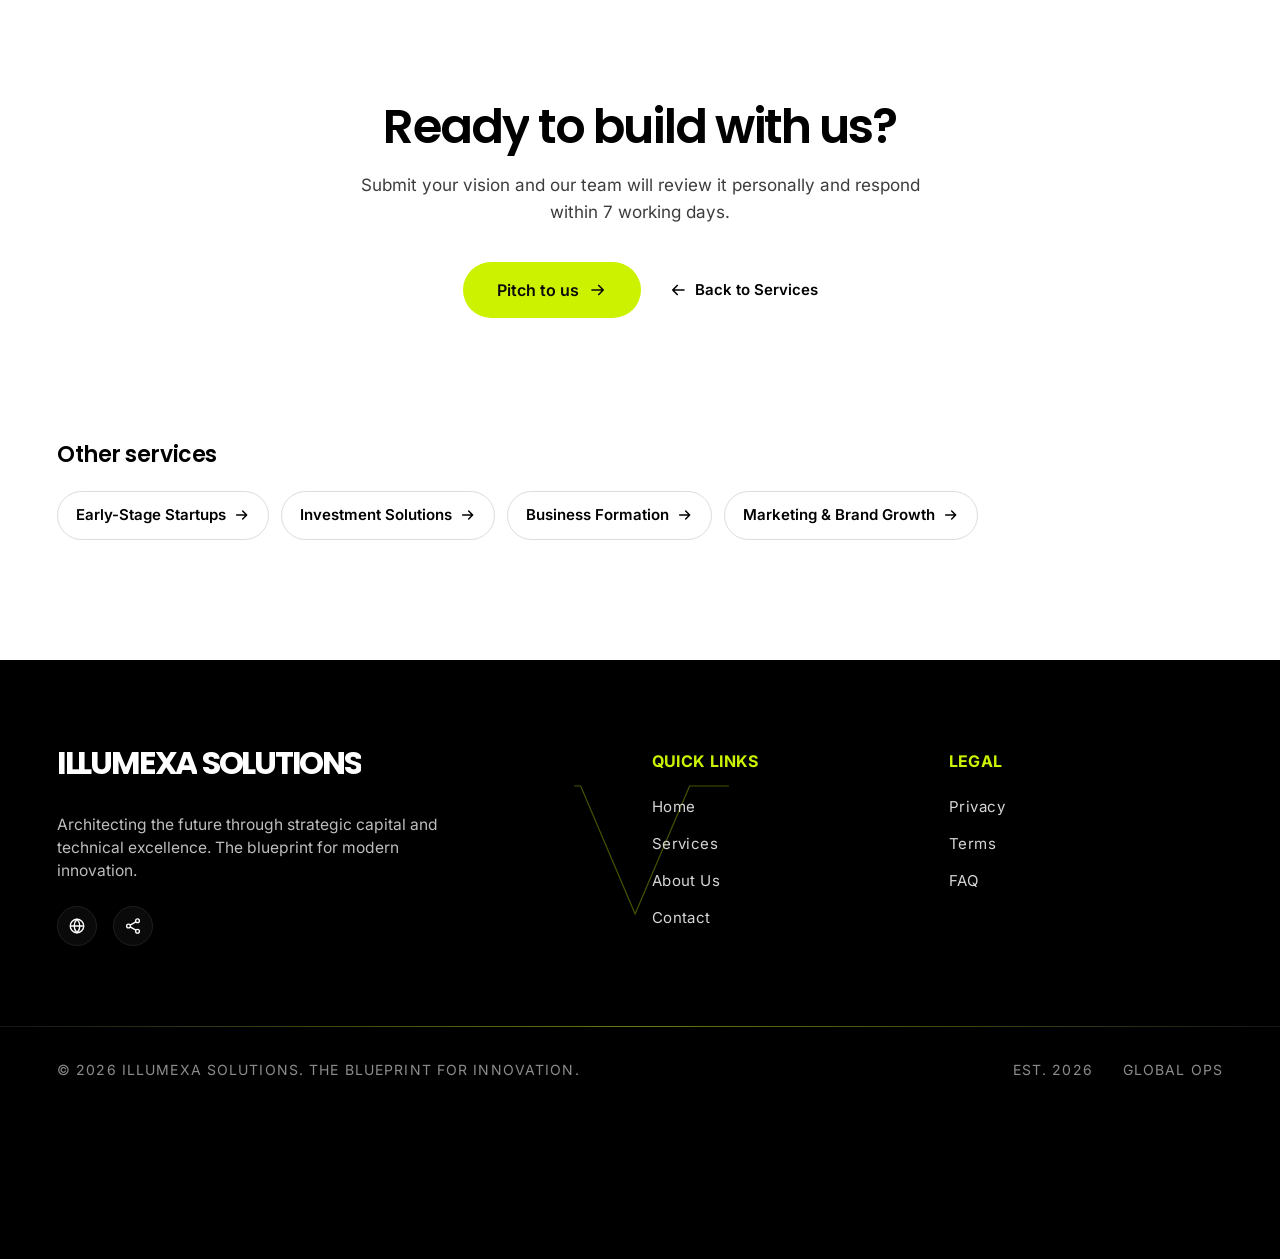
<file: src/services/strategic-business-consulting.html>
<!DOCTYPE html>
<html lang="en">
<head>
  <meta charset="utf-8">
  <meta name="viewport" content="width=device-width, initial-scale=1">
  <title>Strategic Business Consulting | Services | Illumexa Solutions</title>
  <meta name="description" content="Expert guidance to help founders make confident business decisions.">
  <meta name="theme-color" content="#000000">
  <link rel="icon" href="data:image/svg+xml,%3Csvg xmlns='http://www.w3.org/2000/svg' viewBox='0 0 32 32'%3E%3Crect width='32' height='32' rx='7' fill='%23000'/%3E%3Cg transform='rotate(32 16 16)'%3E%3Crect x='12' y='4' width='8' height='12' rx='4' fill='%23cdf200'/%3E%3Crect x='14' y='16' width='8' height='12' rx='4' fill='%23cdf200'/%3E%3C/g%3E%3C/svg%3E">
  <meta property="og:type" content="website">
  <meta property="og:site_name" content="Illumexa Solutions">
  <meta property="og:title" content="Strategic Business Consulting | Illumexa Solutions">
  <meta property="og:description" content="Expert guidance to help founders make confident business decisions.">
  <meta property="og:image" content="../assets/images/services/strategic-consulting.jpg">

  <link rel="preload" href="../assets/fonts/poppins-latin-600-normal.woff2" as="font" type="font/woff2" crossorigin>
  <link rel="preload" href="../assets/fonts/inter-latin-wght-normal.woff2" as="font" type="font/woff2" crossorigin>
  <link rel="preload" href="../assets/images/logo/illumexa-mark.png" as="image" fetchpriority="high">

  <link rel="stylesheet" href="../styles/base.css">
  <link rel="stylesheet" href="../styles/service.css">

  <script>
    // Gate the reveal styles on JS (dropped again if the scripts never run), and open the
    // page with the intro on the first page of a visit, or a short veil after that.
    (function (root) {
      root.classList.add('js');
      try {
        if (!matchMedia('(prefers-reduced-motion: reduce)').matches) {
          root.classList.add(sessionStorage.getItem('illumexa-visited') ? 'is-arriving' : 'is-intro');
          sessionStorage.setItem('illumexa-visited', '1');
        }
      } catch (error) {}
      setTimeout(function () {
        if (!window.illumexaReady) root.classList.remove('js');
      }, 3000);
    })(document.documentElement);
  </script>
  <script src="../scripts/main.js" defer></script>
</head>
<body id="top">
  <a class="skip-link" href="#main">Skip to content</a>

  <!-- Generated by tools/build-service-pages.ps1 from tools/services.json — edit those, not this file. -->

  <!-- Icon sprite (kept renderable, not display:none, as the sprites that hold gradients need it). -->
  <svg class="sprite" aria-hidden="true" focusable="false">
    <symbol id="i-search" viewBox="0 0 24 24" fill="none" stroke="currentColor" stroke-width="2" stroke-linecap="round">
      <circle cx="10.5" cy="10.5" r="6.5"/><path d="m15.5 15.5 5 5"/>
    </symbol>
    <symbol id="i-arrow-right" viewBox="0 0 24 24" fill="none" stroke="currentColor" stroke-width="2.2" stroke-linecap="round" stroke-linejoin="round">
      <path d="M4 12h15M13 6l6 6-6 6"/>
    </symbol>
    <symbol id="i-globe" viewBox="0 0 24 24" fill="none" stroke="currentColor" stroke-width="1.8">
      <circle cx="12" cy="12" r="9"/><path d="M3 12h18M12 3c2.5 2.6 3.8 5.6 3.8 9s-1.3 6.4-3.8 9c-2.5-2.6-3.8-5.6-3.8-9S9.5 5.6 12 3Z"/>
    </symbol>
    <symbol id="i-share" viewBox="0 0 24 24" fill="none" stroke="currentColor" stroke-width="1.8">
      <circle cx="18" cy="5" r="2.5"/><circle cx="6" cy="12" r="2.5"/><circle cx="18" cy="19" r="2.5"/><path d="m8.2 10.8 7.6-4.4M8.2 13.2l7.6 4.4"/>
    </symbol>
    <symbol id="i-compass" viewBox="0 0 24 24" fill="none" stroke="currentColor" stroke-width="2.1" stroke-linecap="round" stroke-linejoin="round"><circle cx="12" cy="12" r="9"/><path d="m15.5 8.5-2.1 5.4-5.4 2.1 2.1-5.4z"/></symbol>
  </svg>

  <!-- ============ HEADER ============ -->
  <header class="site-header" data-header data-motion>
    <nav class="site-nav" aria-label="Primary">
      <a class="brand" href="../index.html" aria-label="Illumexa Solutions — home">
        <img class="brand__mark" src="../assets/images/logo/illumexa-mark.png" alt="" width="127" height="176" decoding="async">
        <span class="brand__word" aria-hidden="true">
          <span class="brand__name">illumexa</span>
          <span class="brand__sub">SOLUTIONS</span>
        </span>
      </a>

      <div class="site-nav__menu" id="site-menu" data-menu>
        <ul class="nav-list">
          <li><a class="nav-link" href="../index.html">Home</a></li>
          <li><a class="nav-link" href="../about-us.html">About us</a></li>
          <li><a class="nav-link" href="../services.html" aria-current="page">Services</a></li>
          <li><a class="nav-link" href="#" data-page="investment-models">Investment models</a></li>
          <li><a class="nav-link" href="#" data-page="portfolio">Portfolio</a></li>
          <li><a class="nav-link" href="../contact.html">Contact us</a></li>
          <li class="nav-list__cta"><a class="btn btn--lime btn--sm" href="../contact.html">Pitch to us <svg class="icon" aria-hidden="true" focusable="false"><use href="#i-arrow-right"/></svg></a></li>
        </ul>
      </div>

      <div class="site-nav__actions">
        <button class="nav-search" type="button" aria-label="Search" aria-haspopup="dialog" aria-controls="site-search" data-search-open>
          <svg class="icon" aria-hidden="true" focusable="false"><use href="#i-search"/></svg>
          <span class="nav-search__label" aria-hidden="true">Search</span>
        </button>
        <a class="btn btn--lime btn--sm site-nav__pitch" href="../contact.html">Pitch to us <svg class="icon" aria-hidden="true" focusable="false"><use href="#i-arrow-right"/></svg></a>
        <button class="nav-toggle" type="button" aria-expanded="false" aria-controls="site-menu" aria-label="Open menu" data-menu-toggle>
          <span class="nav-toggle__bar" aria-hidden="true"></span>
        </button>
      </div>
    </nav>
  </header>

  <main id="main">
    <!-- ============ SERVICE ============ -->
    <section class="svc page-top" aria-labelledby="svc-title">
      <div class="container svc__grid">
        <div class="svc__intro" data-stagger>
          <nav class="svc__crumbs reveal" aria-label="Breadcrumb">
            <a href="../services.html">Services</a>
            <span aria-hidden="true">/</span>
            <span aria-current="page">Strategic Consulting</span>
          </nav>
          <p class="eyebrow eyebrow--dash wipe-reveal">Service 04</p>
          <h1 class="svc__title word-reveal" id="svc-title">Strategic Business Consulting</h1>
        <p class="svc__lead text-reveal">Expert guidance to help founders make confident business decisions.</p>
          <div class="svc__actions reveal-group" data-stagger>
            <a class="btn btn--lime reveal-item" href="../contact.html">Pitch to us <svg class="icon" aria-hidden="true" focusable="false"><use href="#i-arrow-right"/></svg></a>
            <a class="svc__back reveal-item" href="../services.html"><svg class="icon" aria-hidden="true" focusable="false"><use href="#i-arrow-right"/></svg> Back to Services</a>
          </div>
        </div>
        <figure class="svc__media image-reveal" data-reveal-threshold="0.2">
          <img src="../assets/images/services/strategic-consulting.jpg"
               srcset="../assets/images/services/strategic-consulting-480.jpg 480w, ../assets/images/services/strategic-consulting.jpg 842w"
               sizes="(max-width: 1023px) 92vw, 480px"
               alt="Team fitting large puzzle pieces together on a table" width="842" height="1122" decoding="async">
        </figure>
      </div>
    </section>

    <!-- ============ WHAT'S INCLUDED ============ -->
    <section class="svc-detail" aria-labelledby="svc-detail-title" data-observe data-seam>
      <div class="container">
        <div class="svc-detail__head" data-stagger>
          <h2 class="svc-detail__title word-reveal" id="svc-detail-title">What’s included</h2>
          <p class="svc-detail__note text-reveal">Strategy, models, finance and risk — the decisions that shape a growing business.</p>
        </div>
        <dl class="svc-detail__list" data-stagger data-search-type="Strategic Business Consulting">
          <div class="svc-detail__item reveal-up">
            <span class="svc-detail__index" aria-hidden="true">01</span>
            <dt>Business Strategy</dt>
            <dd>We help founders define clear business objectives, develop competitive strategies, and create actionable plans that drive sustainable growth.</dd>
          </div>
          <div class="svc-detail__item reveal-up">
            <span class="svc-detail__index" aria-hidden="true">02</span>
            <dt>Business Model Development</dt>
            <dd>We work with entrepreneurs to design and refine business models that are scalable, sustainable, and aligned with market opportunities and customer needs.</dd>
          </div>
          <div class="svc-detail__item reveal-up">
            <span class="svc-detail__index" aria-hidden="true">03</span>
            <dt>Financial Planning</dt>
            <dd>We assist in developing financial plans, revenue projections, budgeting, and cash flow strategies that support informed decision making and long term business stability.</dd>
          </div>
          <div class="svc-detail__item reveal-up">
            <span class="svc-detail__index" aria-hidden="true">04</span>
            <dt>Market Entry Strategy</dt>
            <dd>We help businesses identify target markets, evaluate opportunities, and develop effective strategies for successfully entering and expanding into new markets.</dd>
          </div>
          <div class="svc-detail__item reveal-up">
            <span class="svc-detail__index" aria-hidden="true">05</span>
            <dt>Growth Consulting</dt>
            <dd>We provide strategic guidance to help businesses optimize performance, overcome growth challenges, and identify opportunities for expansion and long term success.</dd>
          </div>
          <div class="svc-detail__item reveal-up">
            <span class="svc-detail__index" aria-hidden="true">06</span>
            <dt>Operational Advisory</dt>
            <dd>We advise founders on improving business operations, enhancing efficiency, and implementing processes that support sustainable business growth.</dd>
          </div>
          <div class="svc-detail__item reveal-up">
            <span class="svc-detail__index" aria-hidden="true">07</span>
            <dt>Risk Assessment</dt>
            <dd>We help identify potential business, financial, and operational risks, enabling founders to make informed decisions and build resilient businesses.</dd>
          </div>
        </dl>
      </div>
    </section>

    <!-- ============ CLOSING CALL ============ -->
    <section class="svc-close" aria-labelledby="svc-close-title" data-observe>
      <div class="container svc-close__inner" data-stagger>
        <h2 class="svc-close__title word-reveal" id="svc-close-title">Ready to build with us?</h2>
        <p class="svc-close__text text-reveal">Submit your vision and our team will review it personally and respond within 7 working days.</p>
        <div class="svc-close__actions reveal-group" data-stagger>
          <a class="btn btn--lime reveal-item" href="../contact.html">Pitch to us <svg class="icon" aria-hidden="true" focusable="false"><use href="#i-arrow-right"/></svg></a>
          <a class="svc__back reveal-item" href="../services.html"><svg class="icon" aria-hidden="true" focusable="false"><use href="#i-arrow-right"/></svg> Back to Services</a>
        </div>
      </div>
    </section>

    <!-- ============ OTHER SERVICES ============ -->
    <section class="svc-more" aria-labelledby="svc-more-title">
      <div class="container" data-reveal>
        <h2 class="svc-more__title" id="svc-more-title">Other services</h2>
        <ul class="svc-more__list" role="list">
          <li><a href="early-stage-startups.html">Early-Stage Startups <svg class="icon" aria-hidden="true" focusable="false"><use href="#i-arrow-right"/></svg></a></li>
          <li><a href="investment-solutions.html">Investment Solutions <svg class="icon" aria-hidden="true" focusable="false"><use href="#i-arrow-right"/></svg></a></li>
          <li><a href="business-formation-facilitation.html">Business Formation <svg class="icon" aria-hidden="true" focusable="false"><use href="#i-arrow-right"/></svg></a></li>
          <li><a href="marketing-brand-growth.html">Marketing &amp; Brand Growth <svg class="icon" aria-hidden="true" focusable="false"><use href="#i-arrow-right"/></svg></a></li>
        </ul>
      </div>
    </section>
  </main>

  <!-- ============ FOOTER ============ -->
  <!-- data-motion: the ILLUMEXA outline draws itself as the footer scrolls in, a single light
       passes through it, and the columns, links and rule reveal in sequence. -->
  <footer class="site-footer" data-observe data-motion>
    <svg class="site-footer__outline" viewBox="0 0 4606 1000" aria-hidden="true" focusable="false">
      <defs>
        <linearGradient id="outline-sweep-fill" x1="0" x2="1" y1="0" y2="0">
          <stop offset="0" stop-color="#fff" stop-opacity="0"/>
          <stop offset=".5" stop-color="#fff"/>
          <stop offset="1" stop-color="#fff" stop-opacity="0"/>
        </linearGradient>
        <mask id="outline-sweep" maskUnits="userSpaceOnUse" x="0" y="0" width="4606" height="1000">
          <rect class="site-footer__sweep" x="-1400" y="0" width="1400" height="1000" fill="url(#outline-sweep-fill)"/>
        </mask>
      </defs>
      <text class="site-footer__outline-text" x="2303" y="849" text-anchor="middle">ILLUMEXA</text>
      <text class="site-footer__outline-text site-footer__outline-text--light" x="2303" y="849" text-anchor="middle" mask="url(#outline-sweep)">ILLUMEXA</text>
    </svg>

    <div class="container site-footer__grid">
      <div class="site-footer__brand">
        <p class="site-footer__name word-reveal">ILLUMEXA SOLUTIONS</p>
        <p class="site-footer__about text-reveal">Architecting the future through strategic capital and technical excellence. The blueprint for modern innovation.</p>
        <div class="site-footer__social reveal-group" data-stagger>
          <a class="icon-btn reveal-item" href="../index.html" aria-label="Illumexa Solutions website">
            <svg class="icon" aria-hidden="true" focusable="false"><use href="#i-globe"/></svg>
          </a>
          <button class="icon-btn reveal-item" type="button" aria-label="Share this page" data-share>
            <svg class="icon" aria-hidden="true" focusable="false"><use href="#i-share"/></svg>
          </button>
          <span class="visually-hidden" aria-live="polite" data-share-status></span>
        </div>
      </div>

      <nav class="site-footer__col" aria-labelledby="footer-quick">
        <h2 class="site-footer__heading char-reveal" id="footer-quick">Quick Links</h2>
        <ul class="site-footer__links reveal-group" role="list" data-stagger>
          <li class="reveal-item"><a href="../index.html">Home</a></li>
          <li class="reveal-item"><a href="../services.html">Services</a></li>
          <li class="reveal-item"><a href="../about-us.html">About Us</a></li>
          <li class="reveal-item"><a href="../contact.html">Contact</a></li>
        </ul>
      </nav>

      <nav class="site-footer__col" aria-labelledby="footer-legal">
        <h2 class="site-footer__heading char-reveal" id="footer-legal">Legal</h2>
        <ul class="site-footer__links reveal-group" role="list" data-stagger>
          <li class="reveal-item"><a href="#" data-page="privacy">Privacy</a></li>
          <li class="reveal-item"><a href="#" data-page="terms">Terms</a></li>
          <li class="reveal-item"><a href="../faq.html">FAQ</a></li>
        </ul>
      </nav>
    </div>

    <div class="site-footer__bottom">
      <span class="site-footer__rule line-reveal" aria-hidden="true"></span>
      <div class="container site-footer__bar reveal">
        <p>© 2026 Illumexa Solutions. The blueprint for innovation.</p>
        <p class="site-footer__meta"><span>Est. 2026</span><span>Global Ops</span></p>
      </div>
    </div>
  </footer>

  <!-- ============ SEARCH ============ -->
  <dialog class="search" id="site-search" aria-labelledby="search-title" data-search>
    <h2 class="visually-hidden" id="search-title">Search the site</h2>
    <form class="search__form" role="search" data-search-form>
      <img class="search__icon" src="../assets/images/logo/illumexa-mark.png" alt="" width="127" height="176" decoding="async">
      <label class="visually-hidden" for="search-input">Search services, steps and questions</label>
      <input class="search__input" id="search-input" type="search" placeholder="Search services, steps, FAQs…" autocomplete="off" spellcheck="false" data-search-input>
      <button class="search__close" type="button" data-search-close>Esc<span class="visually-hidden"> — close search</span></button>
    </form>
    <ul class="search__results" role="list" data-search-results></ul>
    <p class="visually-hidden" aria-live="polite" data-search-status></p>
  </dialog>
</body>
</html>
</file>
<file: src/styles/base.css>
/* ==========================================================================
   Illumexa — Base styles (shared by every page)
   1. Fonts  2. Variables  3. Reset  4. Typography  5. Layout
   6. Buttons & UI  7. Header  8. Footer  9. Search  10. Motion  11. Responsive
   ========================================================================== */

/* 1. Fonts ---------------------------------------------------------------- */
@font-face {
  font-family: "Poppins";
  font-style: normal;
  font-weight: 300;
  font-display: swap;
  src: url("../assets/fonts/poppins-latin-300-normal.woff2") format("woff2");
}
@font-face {
  font-family: "Poppins";
  font-style: normal;
  font-weight: 400;
  font-display: swap;
  src: url("../assets/fonts/poppins-latin-400-normal.woff2") format("woff2");
}
@font-face {
  font-family: "Poppins";
  font-style: normal;
  font-weight: 500;
  font-display: swap;
  src: url("../assets/fonts/poppins-latin-500-normal.woff2") format("woff2");
}
@font-face {
  font-family: "Poppins";
  font-style: normal;
  font-weight: 600;
  font-display: swap;
  src: url("../assets/fonts/poppins-latin-600-normal.woff2") format("woff2");
}
@font-face {
  font-family: "Poppins";
  font-style: normal;
  font-weight: 700;
  font-display: swap;
  src: url("../assets/fonts/poppins-latin-700-normal.woff2") format("woff2");
}
@font-face {
  font-family: "Inter";
  font-style: normal;
  font-weight: 100 900;
  font-display: swap;
  src: url("../assets/fonts/inter-latin-wght-normal.woff2") format("woff2");
  unicode-range: U+0000-00FF, U+0131, U+0152-0153, U+02BB-02BC, U+02C6, U+02DA, U+02DC, U+0304, U+0308, U+0329, U+2000-206F, U+20AC, U+2122, U+2191, U+2193, U+2212, U+2215, U+FEFF, U+FFFD;
}
@font-face {
  font-family: "Inter";
  font-style: normal;
  font-weight: 100 900;
  font-display: swap;
  src: url("../assets/fonts/inter-latin-ext-wght-normal.woff2") format("woff2");
  unicode-range: U+0100-02BA, U+02BD-02C5, U+02C7-02CC, U+02CE-02D7, U+02DD-02FF, U+1D00-1DBF, U+1E00-1E9F, U+1EF2-1EFF, U+2020, U+20A0-20AB, U+20AD-20C0, U+2113, U+2C60-2C7F, U+A720-A7FF;
}

/* 2. Variables ------------------------------------------------------------ */
:root {
  /* Colour */
  --c-lime: #cdf200;
  --c-lime-bright: #d4ff00;
  --c-lime-soft: #f5fec6;
  --c-lime-wash: #f9fce6;
  --c-lime-ink: #587000; /* small lime text on white/grey: 5.6:1 on white, 4.5:1 on #e7e7e7 */
  --c-cream: #fcfeee;
  --c-olive: #5a5622;
  --c-olive-ink: #6b7c00;
  --c-black: #000;
  --c-ink: #0b0b0b;
  --c-night: #0b0f08; /* the dark ground of the header and the dark homepage sections */
  --c-mist: #f5f7dd; /* their light text, and the pale ground of "Why choose" */
  --c-text: #141414;
  --c-text-soft: #3d3d3d;
  --c-white: #fff;
  --c-grey-100: #f2f2f2;
  --c-grey-300: #d9d9d9;
  --c-grey-500: #8c8c8c;
  --c-blue: #3b68ff;
  --c-blue-soft: #dce3fc;
  --c-blue-line: #cbd5fb;

  /* Type */
  --font-display: "Poppins", "Inter", system-ui, -apple-system, "Segoe UI", Roboto, sans-serif;
  --font-body: "Inter", system-ui, -apple-system, "Segoe UI", Roboto, "Helvetica Neue", Arial, sans-serif;

  /* Layout */
  --container: 1312px;
  --gutter: clamp(20px, 4.45vw, 64px);
  --header-inset: 0px;
  --header-h: 72px;
  --header-h-full: 88px; /* the bar at the top of the page; it eases down to --header-h once scrolled.
                            .page-top and scroll-padding-top stay on --header-h on purpose. */

  /* Shape */
  --radius-xs: 4px;
  --radius-sm: 10px;
  --radius-md: 16px;
  --radius-lg: 22px;
  --radius-xl: 24px;
  --radius-pill: 999px;

  /* Motion: quick to respond, long soft landing. */
  --ease-out: cubic-bezier(0.22, 1, 0.36, 1);
  --ease-expo: cubic-bezier(0.16, 1, 0.3, 1);
  --ease-in-out: cubic-bezier(0.65, 0, 0.35, 1);
  --dur-fast: 200ms;
  --dur: 350ms;
  --dur-slow: 800ms;
  --stagger: 90ms;
}

/* 3. Reset / base --------------------------------------------------------- */
*,
*::before,
*::after {
  box-sizing: border-box;
}

html {
  -webkit-text-size-adjust: 100%;
  text-size-adjust: 100%;
  scroll-behavior: smooth;
  scroll-padding-top: calc(var(--header-h) + var(--header-inset) * 2);
}

body {
  margin: 0;
  min-height: 100vh;
  background: var(--c-white);
  color: var(--c-text);
  font-family: var(--font-body);
  font-size: 1rem;
  line-height: 1.5;
  -webkit-font-smoothing: antialiased;
  -moz-osx-font-smoothing: grayscale;
  text-rendering: optimizeLegibility;
  overflow-x: hidden;
}

h1, h2, h3, h4, p, ul, ol, figure {
  margin: 0;
}

/* Zero specificity so component classes can still set their own padding. */
:where(ul[role="list"], ol[role="list"]),
.nav-list {
  list-style: none;
  padding: 0;
}

img,
svg,
video {
  display: block;
  max-width: 100%;
}

img {
  height: auto;
}

a {
  color: inherit;
  text-decoration: none;
}

button {
  font: inherit;
  color: inherit;
  background: none;
  border: 0;
  padding: 0;
  cursor: pointer;
}

em {
  font-style: normal;
}

:focus-visible {
  outline: 2px solid var(--c-lime);
  outline-offset: 3px;
  border-radius: 4px;
}

.why :focus-visible,
.services :focus-visible,
.faq :focus-visible,
.cta :focus-visible {
  outline-color: var(--c-ink);
}

.sprite {
  position: absolute;
  width: 0;
  height: 0;
  overflow: hidden;
}

.icon {
  width: 1em;
  height: 1em;
  flex-shrink: 0;
}

.visually-hidden {
  position: absolute !important; /* utility must always win */
  width: 1px;
  height: 1px;
  margin: -1px;
  padding: 0;
  overflow: hidden;
  clip: rect(0 0 0 0);
  white-space: nowrap;
  border: 0;
}

.skip-link {
  position: fixed;
  top: 12px;
  left: 12px;
  z-index: 1000;
  padding: 10px 18px;
  border-radius: var(--radius-pill);
  background: var(--c-lime);
  color: var(--c-ink);
  font-weight: 600;
  transform: translateY(-160%);
  transition: transform var(--dur) var(--ease-out);
}

.skip-link:focus-visible {
  transform: none;
  outline-color: var(--c-ink);
}

/* 4. Typography ----------------------------------------------------------- */
.text-lime {
  color: var(--c-lime);
}

/* Brand lime on white is very light; a 1px olive edge keeps large lime words
   legible without changing their flat neon look. */
.text-lime--on-light {
  text-shadow:
    0 0 1px rgba(86, 104, 0, 0.9),
    0 0 1px rgba(86, 104, 0, 0.9);
}

.eyebrow {
  font-family: var(--font-body);
  font-size: 0.8125rem;
  font-weight: 600;
  letter-spacing: 0.1em;
  text-transform: uppercase;
  color: var(--c-lime);
}

/* A short lime dash leads the label ("— HOW IT WORKS"). */
.eyebrow--dash {
  display: inline-flex;
  align-items: center;
  gap: 15px;
  font-size: 0.6875rem;
  letter-spacing: 0.3em;
}

.eyebrow--dash::before {
  content: "";
  flex-shrink: 0;
  width: 30px;
  height: 1px;
  background: var(--c-lime);
}

.section-title {
  font-family: var(--font-display);
  font-size: clamp(1.875rem, 1.1rem + 2.2vw, 3rem);
  font-weight: 600;
  line-height: 1.2;
  letter-spacing: -0.037em;
  color: var(--c-black);
}

/* 5. Layout --------------------------------------------------------------- */
/* Content sliding in from the side must never widen the page, even for a frame.
   (clip, unlike hidden, doesn't make main a scroll container.) */
main {
  overflow-x: clip;
}

.container {
  width: 100%;
  max-width: calc(var(--container) + var(--gutter) * 2);
  margin-inline: auto;
  padding-inline: var(--gutter);
}

.container--wide {
  --container: 1360px;
  --gutter: clamp(20px, 2.8vw, 40px);
}

/* Inner pages that open on white: clear the bar at its resting (full) height. */
.page-top {
  padding-top: calc(var(--header-h-full) + var(--page-top-gap, 78px));
}

/* 6. Buttons & UI --------------------------------------------------------- */
.btn {
  display: inline-flex;
  align-items: center;
  justify-content: center;
  gap: 0.5em;
  border-radius: var(--radius-pill);
  font-family: var(--font-body);
  font-weight: 600;
  line-height: 1;
  text-transform: uppercase;
  white-space: nowrap;
  transition:
    transform var(--dur) var(--ease-out),
    box-shadow var(--dur) var(--ease-out),
    background-color var(--dur-fast) linear;
}

.btn--lime {
  background: var(--c-lime);
  color: var(--c-ink);
}

.btn--lime:hover {
  background: var(--c-lime-bright);
  transform: translateY(-2px);
  box-shadow: 0 10px 24px -10px rgba(190, 230, 0, 0.75);
}

.btn--lime:active {
  transform: translateY(0);
  box-shadow: none;
}

.btn--sm {
  height: 36px;
  padding-inline: 24px;
  font-size: 0.875rem;
  letter-spacing: 0.06em;
}

.btn--md {
  height: 44px;
  padding-inline: 33px;
  font-size: 0.875rem;
  font-weight: 700;
  letter-spacing: 0.04em;
  text-transform: none;
}

.btn--lg {
  height: 72px;
  padding-inline: 48px;
  font-size: 1.0625rem;
  font-weight: 700;
  letter-spacing: 0.1em;
}

.btn--xl {
  height: 60px;
  padding-inline: 38px;
  font-size: 0.875rem;
  font-weight: 700;
  letter-spacing: 0.11em;
}

.btn--outline {
  border: 1px solid #dcdcdc;
  background: var(--c-white);
  color: var(--c-ink);
}

.btn--outline:hover {
  border-color: var(--c-ink);
  transform: translateY(-2px);
  box-shadow: 0 10px 24px -14px rgba(0, 0, 0, 0.35);
}

/* Olive gradient label ("FAQ", "Our Story", "Governance"). */
.pill {
  display: inline-grid;
  place-items: center;
  min-width: 140px;
  height: 28px;
  padding-inline: 16px;
  border: 1px solid #8a8650;
  border-radius: var(--radius-pill);
  background: linear-gradient(180deg, #8f8a5e 0%, #d9d7a0 100%);
  color: var(--c-lime);
  font-family: var(--font-body);
  font-size: 0.8125rem;
  font-weight: 700;
  letter-spacing: 0.12em;
  text-transform: uppercase;
  text-shadow: 0 1px 1px rgba(40, 40, 0, 0.35);
}

.badge {
  display: inline-flex;
  align-items: center;
  min-height: 28px;
  padding: 5px 12px;
  border: 1px solid rgba(205, 242, 0, 0.55);
  border-radius: var(--radius-pill);
  background: rgba(88, 88, 90, 0.6);
  color: var(--c-lime);
  font-family: var(--font-body);
  font-size: 0.8125rem;
  font-weight: 600;
  line-height: 1.2;
  letter-spacing: 0.06em;
  text-transform: uppercase;
  -webkit-backdrop-filter: blur(6px);
  backdrop-filter: blur(6px);
}

.icon-btn {
  display: inline-grid;
  place-items: center;
  width: 40px;
  height: 40px;
  border: 1px solid #1f1f1f;
  border-radius: 50%;
  background: #0a0a0a;
  color: var(--c-white);
  font-size: 18px;
  transition:
    border-color var(--dur) var(--ease-out),
    color var(--dur) var(--ease-out),
    transform var(--dur) var(--ease-out);
}

.icon-btn:hover {
  border-color: var(--c-lime);
  color: var(--c-lime);
  transform: translateY(-2px);
}

/* Dark gradient card with a faint lime glow (Services grid, service details). */
.dark-card {
  position: relative;
  overflow: hidden;
  isolation: isolate;
  border-radius: var(--radius-sm);
  background:
    radial-gradient(120% 90% at 100% 0%, rgba(150, 175, 20, 0.2) 0%, rgba(150, 175, 20, 0) 34%),
    linear-gradient(140deg, #0a0a0a 0%, #151515 45%, #2c2c2c 100%);
  color: var(--c-white);
}

.dark-card__icon {
  display: block;
  width: 44px;
  height: 44px;
  margin: -2px 0 0 -2px;
  color: var(--c-lime);
}

/* World map with pins (About, Contact). The canvas is sized and offset per use so the
   visible crop matches the design; pins sit at their geographic positions on the map. */
.world-map {
  position: relative;
  overflow: hidden;
}

.world-map__canvas {
  position: relative;
  width: var(--map-width, 100%);
  margin-left: var(--map-left, 0%);
  margin-top: var(--map-top, 0%);
}

.world-map__land {
  width: 100%;
  height: auto;
}

.map-pin {
  position: absolute;
  left: var(--x);
  top: var(--y);
  width: 0;
  height: 0;
}

/* Positions on world-map.svg (Mercator, 170°W–190°E, 84°N–58°S). */
.map-pin--usa { --x: 20.28%; --y: 53.14%; }
.map-pin--europe { --x: 50.56%; --y: 42.02%; }
.map-pin--india { --x: 69.17%; --y: 60.42%; }

.map-pin__marker {
  position: absolute;
  left: 0;
  bottom: 14px;
  width: clamp(30px, 3.9vw, 56px);
  max-width: none; /* the pin's anchor is zero-width, so the global 100% cap would hide it */
  height: auto;
  translate: -50% 0;
  filter: drop-shadow(0 6px 8px rgba(110, 140, 0, 0.3));
}

.map-pin::before {
  content: "";
  position: absolute;
  left: 0;
  top: 0;
  width: clamp(40px, 5vw, 72px);
  height: clamp(12px, 1.4vw, 20px);
  border-radius: 50%;
  background: radial-gradient(closest-side, rgba(170, 215, 0, 0.35), rgba(170, 215, 0, 0));
  translate: -50% -50%;
}

.map-pin::after {
  content: "";
  position: absolute;
  left: 0;
  top: 0;
  width: 10px;
  height: 10px;
  border-radius: 50%;
  background: #9ccc00;
  box-shadow: 0 0 0 4px rgba(156, 204, 0, 0.18);
  translate: -50% -50%;
}

.map-pin__label {
  position: absolute;
  left: 0;
  top: clamp(16px, 1.8vw, 26px);
  translate: -50% 0;
  padding: 0.55em 1.35em;
  border-radius: 10px;
  background: var(--c-white);
  box-shadow: 0 8px 22px -8px rgba(0, 0, 0, 0.3);
  color: var(--c-black);
  font-family: var(--font-body);
  font-size: clamp(0.6875rem, 0.45rem + 0.95vw, 1.3125rem);
  font-weight: 600;
  letter-spacing: 0.02em;
  white-space: nowrap;
}

/* 7. Header --------------------------------------------------------------- */
/* At the top of the page the header is a transparent stage over the whole viewport with the
   bar resting, a little taller, at its top edge; once the page has moved (.is-scrolled, set by
   main.js) the stage collapses onto the bar and the bar eases down to --header-h. The stage
   never takes clicks: only the bar does, so the hero beneath stays usable. */
.site-header {
  position: fixed;
  inset: var(--header-inset);
  z-index: 100;
  pointer-events: none;
  animation: header-in 700ms var(--ease-out) both;
}

.site-header.is-scrolled {
  bottom: auto;
}

/* A flat near-black band the full width of the page, as in the homepage design: the
   content sits 106px in from the left and 118px from the right at 1440. */
.site-nav {
  --c-lime: #c6e70b;
  --c-lime-bright: #d7f23e;
  position: relative;
  display: flex;
  align-items: center;
  height: var(--header-h-full);
  padding: 0 118px 0 106px;
  background: var(--c-night);
  box-shadow: 0 1px 0 rgba(255, 255, 255, 0.05);
  color: var(--c-mist);
  pointer-events: auto;
  transition:
    height 520ms var(--ease-expo),
    background-color var(--dur) var(--ease-out),
    box-shadow var(--dur) var(--ease-out);
}

/* Scrolled: the bar eases down to --header-h and turns translucent. */
.site-header.is-scrolled .site-nav {
  height: var(--header-h);
  background: rgba(10, 15, 7, 0.86);
  box-shadow:
    0 14px 40px -18px rgba(0, 0, 0, 0.7),
    0 1px 0 rgba(245, 247, 221, 0.06);
  -webkit-backdrop-filter: blur(14px) saturate(140%);
  backdrop-filter: blur(14px) saturate(140%);
}

.brand {
  display: flex;
  align-items: center;
  gap: 10px;
  flex-shrink: 0;
  border-radius: 8px;
}

/* The supplied mark is a little narrower than its slot; it sits centred in it, so the
   wordmark and everything after it keep their positions. */
.brand__mark {
  width: 34px;
  height: 44px;
  object-fit: contain;
}

.brand__word {
  display: flex;
  flex-direction: column;
  align-items: flex-end;
  font-family: var(--font-display);
  color: var(--c-white);
  line-height: 1;
}

.brand__name {
  font-size: 28px;
  font-weight: 600;
  letter-spacing: -0.065em;
  line-height: 0.9;
}

.brand__sub {
  margin-top: 1px;
  font-size: 10.5px;
  font-weight: 600;
  letter-spacing: -0.03em;
}

.site-nav__menu {
  flex: 1;
  display: flex;
  align-items: center;
  margin-left: 98px;
}

.nav-list {
  display: flex;
  align-items: center;
  gap: 32px;
  margin: 0;
}

.nav-link {
  position: relative;
  display: inline-block;
  padding-block: 8px;
  font-size: 1.0625rem;
  font-weight: 500;
  white-space: nowrap;
  color: rgba(245, 247, 221, 0.74);
  transition: color var(--dur-fast) linear;
}

.nav-link::after {
  content: "";
  position: absolute;
  left: 0;
  right: 0.12em;
  bottom: 2px;
  height: 1px;
  background: currentColor;
  transform: scaleX(0);
  transform-origin: left;
  transition: transform var(--dur) var(--ease-out);
}

.nav-link:hover {
  color: var(--c-mist);
}

.nav-link:hover::after {
  transform: scaleX(1);
}

.nav-link[aria-current="page"] {
  color: var(--c-lime);
}

.nav-list__cta {
  display: none;
}

.site-nav__actions {
  display: flex;
  align-items: center;
  gap: 11px;
  margin-left: auto;
}

/* Search is a round outlined button with a lime lens; its old text label is gone. */
.nav-search {
  display: inline-grid;
  place-items: center;
  width: 48px;
  height: 48px;
  border: 1px solid rgba(245, 247, 221, 0.12);
  border-radius: 50%;
  color: rgba(245, 247, 221, 0.85);
  transition:
    color var(--dur-fast) linear,
    border-color var(--dur) var(--ease-out),
    background-color var(--dur) var(--ease-out);
}

.nav-search .icon {
  width: 18px;
  height: 18px;
}

.nav-search__label {
  display: none;
}

.nav-search:hover {
  border-color: rgba(198, 231, 11, 0.6);
  background: rgba(198, 231, 11, 0.08);
  color: var(--c-lime);
}

/* "Pitch to us →": a 48px lime pill in sentence case. */
.site-nav__pitch {
  height: 48px;
  padding-inline: 24px;
  gap: 14px;
  font-size: 1rem;
  font-weight: 600;
  letter-spacing: 0;
  text-transform: none;
}

.site-nav__pitch .icon {
  width: 14px;
  height: 14px;
  transition: transform var(--dur) var(--ease-out);
}

.site-nav__pitch:hover .icon {
  transform: translateX(3px);
}

.nav-toggle {
  display: none;
  position: relative;
  width: 44px;
  height: 44px;
  border-radius: 12px;
}

.nav-toggle__bar,
.nav-toggle__bar::before,
.nav-toggle__bar::after {
  position: absolute;
  left: 11px;
  width: 22px;
  height: 2px;
  border-radius: 2px;
  background: var(--c-white);
  transition: transform var(--dur) var(--ease-out), opacity var(--dur-fast) linear;
}

.nav-toggle__bar {
  top: 21px;
}

.nav-toggle__bar::before,
.nav-toggle__bar::after {
  content: "";
  left: 0;
}

.nav-toggle__bar::before {
  transform: translateY(-7px);
}

.nav-toggle__bar::after {
  transform: translateY(7px);
}

.nav-toggle[aria-expanded="true"] .nav-toggle__bar {
  background: transparent;
}

.nav-toggle[aria-expanded="true"] .nav-toggle__bar::before {
  transform: rotate(45deg);
}

.nav-toggle[aria-expanded="true"] .nav-toggle__bar::after {
  transform: rotate(-45deg);
}

/* 8. Footer --------------------------------------------------------------- */
.site-footer {
  position: relative;
  overflow: hidden;
  isolation: isolate;
  padding-top: 85px;
  padding-bottom: clamp(48px, 14vw, 200px);
  background: var(--c-black);
  color: var(--c-white);
}

.site-footer__outline {
  position: absolute;
  top: 88px;
  left: 50%;
  z-index: -1;
  transform: translateX(-50%);
  font-family: var(--font-display);
  font-size: clamp(64px, 19.3vw, 278px);
  font-weight: 600;
  line-height: 1;
  letter-spacing: -0.015em;
  white-space: nowrap;
  color: transparent;
  -webkit-text-stroke: 1.2px rgba(170, 200, 0, 0.42);
  pointer-events: none;
  user-select: none;
}

.site-footer__grid {
  display: grid;
  grid-template-columns: 51% 25.5% 1fr;
}

.site-footer__name {
  font-family: var(--font-display);
  font-size: 2rem;
  font-weight: 700;
  line-height: 1.1;
  letter-spacing: -0.07em;
}

.site-footer__about {
  max-width: 390px;
  margin-top: 33px;
  color: #bdbdbd;
  font-size: 0.97rem;
  line-height: 1.5;
}

.site-footer__social {
  display: flex;
  gap: 16px;
  margin-top: 23px;
}

.site-footer__heading {
  padding-top: 4px;
  font-family: var(--font-body);
  font-size: 1rem;
  font-weight: 700;
  line-height: 1.5;
  letter-spacing: 0.01em;
  text-transform: uppercase;
  color: var(--c-lime);
}

.site-footer__links {
  display: grid;
  gap: 12px;
  margin-top: 21px;
}

.site-footer__links a {
  display: inline-block;
  font-size: 0.9375rem;
  line-height: 1.6;
  letter-spacing: 0.03em;
  color: #d6d6d6;
  transition: color var(--dur-fast) linear, transform var(--dur) var(--ease-out);
}

.site-footer__links a:hover {
  color: var(--c-lime);
  transform: translateX(3px);
}

.site-footer__bottom {
  margin-top: 80px;
  border-top: 1px solid #161616;
}

.site-footer__bar {
  display: flex;
  flex-wrap: wrap;
  justify-content: space-between;
  gap: 12px 32px;
  padding-top: 32px;
  font-size: 0.875rem;
  letter-spacing: 0.08em;
  text-transform: uppercase;
  color: var(--c-grey-500);
}

.site-footer__meta {
  display: flex;
  gap: 30px;
}

/* 9. Search dialog -------------------------------------------------------- */
.search {
  width: min(640px, calc(100% - 32px));
  max-height: calc(100svh - 120px);
  margin: 96px auto auto;
  padding: 0;
  overflow: hidden;
  border: 1px solid rgba(205, 242, 0, 0.25);
  border-radius: var(--radius-xl);
  background: rgba(36, 35, 14, 0.97);
  color: var(--c-white);
  box-shadow: 0 30px 80px -30px rgba(0, 0, 0, 0.75);
}

.search[open] {
  display: flex;
  flex-direction: column;
  animation: search-in 320ms var(--ease-out);
}

.search::backdrop {
  background: rgba(0, 0, 0, 0.55);
  -webkit-backdrop-filter: blur(6px);
  backdrop-filter: blur(6px);
}

.search__form {
  display: flex;
  align-items: center;
  gap: 12px;
  padding: 12px 14px 12px 20px;
  border-bottom: 1px solid rgba(255, 255, 255, 0.08);
  transition: box-shadow var(--dur) var(--ease-out);
}

.search__form:focus-within {
  box-shadow: inset 0 -2px 0 var(--c-lime);
}

/* The brand mark heads the field. It keeps the 20px slot the lens had, so the field and
   the Esc key stay exactly where they were. */
.search__icon {
  flex-shrink: 0;
  width: 20px;
  height: 26px;
  object-fit: contain;
}

.search__input {
  flex: 1;
  min-width: 0;
  height: 48px;
  border: 0;
  background: transparent;
  color: var(--c-white);
  font-family: var(--font-body);
  font-size: 1.0625rem;
  font-weight: 500;
  outline: none;
}

.search__input::placeholder {
  color: rgba(255, 255, 255, 0.55);
}

.search__input::-webkit-search-cancel-button {
  display: none;
}

.search__close {
  padding: 6px 10px;
  border: 1px solid rgba(255, 255, 255, 0.2);
  border-radius: 8px;
  color: rgba(255, 255, 255, 0.8);
  font-size: 0.75rem;
  font-weight: 600;
  letter-spacing: 0.08em;
  text-transform: uppercase;
  transition: border-color var(--dur-fast) linear, color var(--dur-fast) linear;
}

.search__close:hover {
  border-color: var(--c-lime);
  color: var(--c-lime);
}

.search__results {
  margin: 0;
  padding: 8px;
  overflow-y: auto;
}

.search__result {
  display: grid;
  gap: 2px;
  padding: 12px 14px;
  border-radius: 14px;
  transition: background-color var(--dur-fast) linear;
}

.search__result:hover,
.search__result:focus-visible {
  background: rgba(255, 255, 255, 0.08);
}

.search__type {
  font-size: 0.6875rem;
  font-weight: 600;
  letter-spacing: 0.1em;
  text-transform: uppercase;
  color: var(--c-lime);
}

.search__label {
  font-family: var(--font-display);
  font-size: 1rem;
  font-weight: 500;
}

.search__empty {
  padding: 18px 14px;
  color: rgba(255, 255, 255, 0.65);
}

@keyframes search-in {
  from {
    opacity: 0;
    transform: translateY(-10px) scale(0.98);
  }
}

/* 10. Motion -------------------------------------------------------------- */
@keyframes header-in {
  from {
    opacity: 0;
    transform: translateY(-16px);
  }
}

/* Reveal system ------------------------------------------------------------
   One motion language for every page. Content starts hidden (only once JS runs) and
   settles into place the first time it enters the viewport; main.js adds .is-visible once
   and never removes it, so nothing replays.

   Self-triggered   .reveal (fade) · .reveal-up · .reveal-down · .reveal-left · .reveal-right
                    · .scale-reveal (large media) · .card-reveal (cards: rise + settle in scale)
                    · .image-reveal (a wipe up over the image while it settles from 1.12×)
                    · .line-reveal (a rule that draws out from its centre)
                    · [data-reveal] = .reveal-up, [data-reveal="fade"|"scale"] likewise
   Group-triggered  .reveal-item inside a .reveal-group; data-from="left|right" sets the
                    direction and [data-stagger] numbers siblings
   Text             .word-reveal (words rise out of a mask) · .char-reveal (letters rise,
                    sharpen and close their spacing) — both split by main.js
                    · .text-reveal (a soft wipe down the paragraph, blur to sharp)
   Line art         svg[data-draw]: every stroke draws itself, fills fade in after
   Timing           --reveal-delay offsets an element or a whole group (inherited),
                    --i × --stagger staggers siblings, --reveal-shift sets the travel.

   Reveals run as one-shot CSS animations (backwards fill only), so once an element has
   arrived its own hover transitions are untouched. */
.js :is([data-reveal], .reveal, .reveal-up, .reveal-down, .reveal-left, .reveal-right, .scale-reveal, .card-reveal, .text-reveal):not(.is-visible),
.js .reveal-group:not(.is-visible) .reveal-item,
.js :is(.word-reveal, .char-reveal):not(.is-split):not(.is-visible) {
  opacity: 0;
}

/* Hidden with opacity, not clip-path: a fully clipped element has no visible area, so the
   observer would never report it arriving. The wipe itself starts fully clipped. */
.js .image-reveal:not(.is-visible) {
  opacity: 0;
}

.js :is([data-reveal], .reveal, .reveal-up, .reveal-down, .reveal-left, .reveal-right, .scale-reveal, .card-reveal).is-visible,
.js .reveal-group.is-visible .reveal-item,
.js :is(.word-reveal, .char-reveal):not(.is-split).is-visible {
  animation-name: reveal-up;
  animation-duration: 1000ms;
  animation-timing-function: var(--ease-expo);
  animation-fill-mode: backwards;
  animation-delay: calc(var(--reveal-delay, 0ms) + var(--i, 0) * var(--stagger));
}

.js :is(.reveal, [data-reveal="fade"]).is-visible,
.js :is(.word-reveal, .char-reveal):not(.is-split).is-visible {
  animation-name: reveal-fade;
}

.js .reveal-down.is-visible {
  animation-name: reveal-down;
}

.js .reveal-left.is-visible,
.js .reveal-group.is-visible .reveal-item[data-from="left"] {
  animation-name: reveal-left;
}

.js .reveal-right.is-visible,
.js .reveal-group.is-visible .reveal-item[data-from="right"] {
  animation-name: reveal-right;
}

.js :is(.scale-reveal, [data-reveal="scale"]).is-visible {
  animation-name: reveal-scale;
  animation-duration: 1400ms;
}

.js .card-reveal.is-visible {
  animation-name: reveal-card;
  animation-duration: 1100ms;
}

.js .image-reveal.is-visible {
  animation: reveal-image 1400ms var(--ease-expo) backwards;
  animation-delay: calc(var(--reveal-delay, 0ms) + var(--i, 0) * var(--stagger));
}

.js .image-reveal.is-visible > img {
  animation: image-settle 1800ms var(--ease-expo) backwards;
  animation-delay: calc(var(--reveal-delay, 0ms) + var(--i, 0) * var(--stagger));
}

/* Used to show a link target instantly, so its reveal can't offset the jump. */
.js :is([data-reveal], .reveal, .reveal-up, .reveal-down, .reveal-left, .reveal-right, .scale-reveal, .card-reveal, .image-reveal).is-instant {
  animation: none;
}

.js .line-reveal:not(.is-visible) {
  transform: scaleX(0);
}

.js .line-reveal.is-visible {
  animation: reveal-line 1600ms var(--ease-expo) backwards;
  animation-delay: var(--reveal-delay, 0ms);
}

/* Labels (eyebrows, pills): wiped in from the left behind a mask, travelling a little. */
.js .wipe-reveal:not(.is-visible) {
  opacity: 0;
}

.js .wipe-reveal.is-visible {
  animation: reveal-wipe-x 1100ms var(--ease-expo) backwards;
  animation-delay: calc(var(--reveal-delay, 0ms) + var(--i, 0) * var(--stagger));
}

@keyframes reveal-wipe-x {
  from { opacity: 1; clip-path: inset(0 100% 0 0); transform: translate3d(-10px, 0, 0); }
  to { opacity: 1; clip-path: inset(0 0 0 0); transform: none; }
}

.js .text-reveal.is-visible {
  animation: reveal-wipe 1500ms var(--ease-out) backwards;
  animation-delay: calc(var(--reveal-delay, 0ms) + var(--i, 0) * var(--stagger));
}

/* Split text. Words sit in a clipping box so each rises out of its own line. */
.split-word {
  display: inline-block;
  vertical-align: top;
}

.split-word__inner,
.split-char {
  display: inline-block;
}

.word-reveal .split-word {
  overflow: clip;
  padding-bottom: 0.14em; /* room for descenders inside the clip */
  margin-bottom: -0.14em;
}

.js .word-reveal:not(.is-visible) .split-word__inner,
.js .char-reveal:not(.is-visible) .split-char {
  opacity: 0;
}

.js .word-reveal.is-visible .split-word__inner {
  animation: word-rise 1200ms var(--ease-expo) backwards;
  animation-delay: calc(var(--reveal-delay, 0ms) + var(--i, 0) * var(--stagger) + var(--wi, 0) * var(--word-step, 90ms));
}

/* On light backgrounds a glow can't be seen, so a lime highlight passes over the word instead. */
.text-lime--on-light .split-word__inner {
  background: linear-gradient(100deg, rgba(205, 242, 0, 0), rgba(205, 242, 0, 0.45) 50%, rgba(205, 242, 0, 0)) -160% 0 / 60% 100% no-repeat;
}

.js .word-reveal.is-visible .text-lime.text-lime--on-light .split-word__inner {
  animation:
    word-rise 1200ms var(--ease-expo) backwards,
    highlight-pass 1400ms var(--ease-in-out) both;
  animation-delay:
    calc(var(--reveal-delay, 0ms) + var(--i, 0) * var(--stagger) + var(--wi, 0) * var(--word-step, 90ms)),
    calc(var(--reveal-delay, 0ms) + var(--i, 0) * var(--stagger) + var(--wi, 0) * var(--word-step, 90ms) + 500ms);
}

@keyframes highlight-pass {
  from { background-position: -160% 0; }
  to { background-position: 260% 0; }
}

/* A lime word lands, then briefly lights up. */
.js .word-reveal.is-visible .text-lime .split-word__inner {
  animation:
    word-rise 1200ms var(--ease-expo) backwards,
    accent-glow 1800ms var(--ease-out) backwards;
  animation-delay:
    calc(var(--reveal-delay, 0ms) + var(--i, 0) * var(--stagger) + var(--wi, 0) * var(--word-step, 90ms)),
    calc(var(--reveal-delay, 0ms) + var(--i, 0) * var(--stagger) + var(--wi, 0) * var(--word-step, 90ms) + 450ms);
}

.js .char-reveal.is-visible .split-char {
  animation: char-settle 1000ms var(--ease-expo) backwards;
  animation-delay: calc(var(--reveal-delay, 0ms) + var(--i, 0) * var(--stagger) + var(--ci, 0) * var(--char-step, 24ms));
}

@keyframes reveal-fade {
  from { opacity: 0; }
}

@keyframes reveal-up {
  from { opacity: 0; transform: translate3d(0, var(--reveal-shift, 28px), 0); }
}

@keyframes reveal-left {
  from { opacity: 0; transform: translate3d(calc(var(--reveal-shift, 28px) * -1.5), 0, 0); }
}

@keyframes reveal-right {
  from { opacity: 0; transform: translate3d(calc(var(--reveal-shift, 28px) * 1.5), 0, 0); }
}

@keyframes reveal-scale {
  from { opacity: 0; transform: translate3d(0, var(--reveal-shift, 24px), 0) scale(0.965); }
}

@keyframes reveal-line {
  from { transform: scaleX(0); }
}

@keyframes reveal-down {
  from { opacity: 0; transform: translate3d(0, calc(var(--reveal-shift, 28px) * -1), 0); }
}

@keyframes reveal-card {
  from { opacity: 0; transform: translate3d(0, calc(var(--reveal-shift, 28px) * 1.3), 0) scale(0.96); }
}

@keyframes reveal-image {
  from { opacity: 1; clip-path: inset(100% 0 0 0 round var(--image-radius, 0px)); }
  to { opacity: 1; clip-path: inset(0 0 0 0 round var(--image-radius, 0px)); }
}

@keyframes image-settle {
  from { transform: scale(var(--image-zoom, 1.12)); }
}

@keyframes reveal-wipe {
  from {
    opacity: 0;
    transform: translate3d(0, 14px, 0);
    filter: blur(var(--reveal-blur, 6px));
    -webkit-mask-image: linear-gradient(#000 40%, transparent 60%);
    mask-image: linear-gradient(#000 40%, transparent 60%);
    -webkit-mask-size: 100% 250%;
    mask-size: 100% 250%;
    -webkit-mask-position: 0 100%;
    mask-position: 0 100%;
  }
  to {
    -webkit-mask-image: linear-gradient(#000 40%, transparent 60%);
    mask-image: linear-gradient(#000 40%, transparent 60%);
    -webkit-mask-size: 100% 250%;
    mask-size: 100% 250%;
    -webkit-mask-position: 0 0;
    mask-position: 0 0;
  }
}

@keyframes word-rise {
  from { opacity: 0; transform: translate3d(0, 105%, 0); filter: blur(var(--word-blur, 4px)); }
  40% { opacity: 1; }
  70% { filter: blur(0); }
}

/* Letters start a touch apart and blurred, then close to the set spacing as they land. */
@keyframes char-settle {
  from {
    opacity: 0;
    transform: translate3d(calc(var(--spread, 0) * 1em), 0.45em, 0);
    filter: blur(var(--reveal-blur, 6px));
  }
}

@keyframes accent-glow {
  0% { text-shadow: 0 0 0 rgba(205, 242, 0, 0); }
  35% { text-shadow: 0 0 26px rgba(205, 242, 0, 0.55); }
  100% { text-shadow: 0 0 0 rgba(205, 242, 0, 0); }
}

/* A band of light that crosses a button (used on hover and while working). */
@keyframes shine-pass {
  from { transform: translateX(-160%) skewX(-18deg); }
  to { transform: translateX(360%) skewX(-18deg); }
}

/* Siblings inside a [data-stagger] group reveal one after another. */
[data-stagger] > :nth-child(2) { --i: 1; }
[data-stagger] > :nth-child(3) { --i: 2; }
[data-stagger] > :nth-child(4) { --i: 3; }
[data-stagger] > :nth-child(5) { --i: 4; }
[data-stagger] > :nth-child(6) { --i: 5; }
[data-stagger] > :nth-child(7) { --i: 6; }
[data-stagger] > :nth-child(8) { --i: 7; }

/* Lighter travel and blur as screens get smaller. */
@media (max-width: 1023px) {
  main,
  .site-footer {
    --reveal-shift: 22px;
  }
}

@media (max-width: 767px) {
  main,
  .site-footer {
    --reveal-shift: 16px;
    --reveal-blur: 2px;
  }
}

/* Pointer light for [data-glow] panels (added by main.js on fine pointers only).
   The light is moved with transform, so following the cursor never triggers layout.
   It isn't clipped to the panel, so on a dark page it fades out past the panel's edge
   instead of stopping at a hard line. */
[data-glow] {
  position: relative;
  isolation: isolate;
}

.pointer-glow {
  position: absolute;
  inset: 0;
  z-index: -1;
  pointer-events: none;
}

.pointer-glow__light {
  position: absolute;
  top: -260px;
  left: -260px;
  width: 520px;
  height: 520px;
  border-radius: 50%;
  background: radial-gradient(closest-side, rgba(205, 242, 0, 0.1), rgba(205, 242, 0, 0.035) 55%, rgba(205, 242, 0, 0));
  opacity: 0;
  transition: opacity 600ms var(--ease-out);
  will-change: transform;
}

.is-lit > .pointer-glow .pointer-glow__light {
  opacity: 1;
}

/* Header motion (every page's header carries data-motion) -------------------
   After the page veil lifts (--page-delay) the bar settles, then the brand, the links one
   by one, search, and Pitch to us last. Entrance only (backwards fill), so hover and
   scroll states keep full control afterwards. */
.site-header[data-motion] {
  animation: none;
}

.site-header[data-motion] .site-nav {
  animation: intro-bar 1000ms var(--ease-expo) var(--page-delay, 0ms) backwards;
}

.site-header[data-motion] .brand {
  animation: intro-left 1000ms var(--ease-expo) calc(var(--page-delay, 0ms) + 180ms) backwards;
}

.site-header[data-motion] .nav-search,
.site-header[data-motion] .nav-toggle {
  animation: intro-fade 900ms var(--ease-out) calc(var(--page-delay, 0ms) + 640ms) backwards;
}

.site-header[data-motion] .site-nav__pitch {
  animation: intro-pop 1000ms var(--ease-expo) calc(var(--page-delay, 0ms) + 780ms) backwards;
}

@media (min-width: 1024px) {
  .site-header[data-motion] .nav-list > li {
    animation: intro-drop 900ms var(--ease-expo) backwards;
    animation-delay: calc(var(--page-delay, 0ms) + 280ms + var(--n, 0) * 55ms);
  }

  .site-header[data-motion] .nav-list > li:nth-child(2) { --n: 1; }
  .site-header[data-motion] .nav-list > li:nth-child(3) { --n: 2; }
  .site-header[data-motion] .nav-list > li:nth-child(4) { --n: 3; }
  .site-header[data-motion] .nav-list > li:nth-child(5) { --n: 4; }
  .site-header[data-motion] .nav-list > li:nth-child(6) { --n: 5; }
}

/* Scrolled: the bar thins its fill and picks up a hairline edge. */
.site-header[data-motion].is-scrolled .site-nav {
  background: rgba(10, 15, 7, 0.84);
  box-shadow:
    0 14px 40px -18px rgba(0, 0, 0, 0.7),
    0 1px 0 rgba(245, 247, 221, 0.06);
}

/* Links underline in lime from their centre; search tilts its lens. */
.site-header[data-motion] .nav-link::after {
  right: 0;
  height: 1.5px;
  background: var(--c-lime);
  transform-origin: center;
}

.site-header[data-motion] .nav-search .icon {
  transition: transform var(--dur) var(--ease-expo);
}

.site-header[data-motion] .nav-search:hover {
  color: var(--c-lime);
}

.site-header[data-motion] .nav-search:hover .icon {
  transform: rotate(-12deg) scale(1.1);
}

/* Buttons: one language everywhere. Hover lifts with a faint scale, a lime glow and a
   single band of light; a press sinks a little and springs back. */
.btn {
  transition:
    transform 400ms var(--ease-expo),
    box-shadow 400ms var(--ease-out),
    border-color var(--dur-fast) linear,
    background-color var(--dur-fast) linear;
}

.btn--lime {
  position: relative;
  isolation: isolate;
  overflow: hidden;
}

.btn--lime::after {
  content: "";
  position: absolute;
  top: 0;
  bottom: 0;
  left: 0;
  z-index: -1;
  width: 40%;
  background: linear-gradient(100deg, rgba(255, 255, 255, 0), rgba(255, 255, 255, 0.6) 50%, rgba(255, 255, 255, 0));
  transform: translateX(-160%) skewX(-18deg);
  pointer-events: none;
}

.btn--lime:hover::after {
  animation: shine-pass 900ms var(--ease-in-out);
}

.btn--lime:hover {
  transform: translateY(-2px) scale(1.015);
  box-shadow:
    0 12px 28px -12px rgba(190, 230, 0, 0.8),
    0 0 26px -6px rgba(205, 242, 0, 0.45);
}

.btn--outline:hover {
  transform: translateY(-2px) scale(1.015);
}

.btn:active,
.btn--lime:active,
.btn--outline:active {
  transform: translateY(0) scale(0.97);
  box-shadow: none;
  transition-duration: 120ms;
}

/* Keyboard focus: the outline plus a soft lime halo, on every surface. */
.btn:focus-visible {
  outline-offset: 4px;
  box-shadow: 0 0 0 7px rgba(205, 242, 0, 0.22);
}

/* Loading: the button that started a page change keeps its light running until it goes. */
.btn.is-pending {
  cursor: progress;
}

.btn--lime.is-pending::after {
  animation: shine-pass 800ms linear infinite;
}

/* Cards: one hover language (add .fx-card). A small lift with the faintest scale; each
   card family adds its brighter edge and lime light. Lift, [data-tilt] depth and scale
   compose in a single transform so they never fight. */
.fx-card {
  --lift: 0px;
  --grow: 1;
  transform: perspective(1000px) translate3d(0, var(--lift), 0) rotateX(var(--tilt-x, 0deg)) rotateY(var(--tilt-y, 0deg)) scale(var(--grow));
  transition:
    transform 450ms var(--ease-expo),
    box-shadow 450ms var(--ease-out),
    border-color 350ms var(--ease-out),
    background-color 350ms var(--ease-out);
}

.fx-card:hover {
  --lift: -6px;
  --grow: 1.012;
}

/* Cards with .fx-sheen: a soft band of light crosses the card once per hover. */
.fx-sheen {
  position: relative;
  isolation: isolate;
  overflow: hidden;
}

.fx-sheen::after {
  content: "";
  position: absolute;
  top: 0;
  bottom: 0;
  left: 0;
  z-index: 1;
  width: 45%;
  background: linear-gradient(100deg, rgba(255, 255, 255, 0), rgba(236, 255, 150, 0.28) 50%, rgba(255, 255, 255, 0));
  transform: translateX(-160%) skewX(-16deg);
  pointer-events: none;
}

.fx-sheen:hover::after {
  animation: shine-pass 1100ms var(--ease-in-out);
}

/* Section seams ([data-seam]): as a section arrives, one line of light crosses its top edge
   and is gone, marking the change of section in motion without adding a line to the design. */
[data-seam] {
  position: relative;
}

[data-seam]::after {
  content: "";
  position: absolute;
  top: 0;
  left: 0;
  z-index: 2;
  width: 40%;
  height: 1px;
  background: linear-gradient(90deg, rgba(205, 242, 0, 0), rgba(205, 242, 0, 0.95) 50%, rgba(205, 242, 0, 0));
  box-shadow: 0 0 14px rgba(205, 242, 0, 0.6);
  opacity: 0;
  transform: translateX(-100%);
  pointer-events: none;
}

[data-seam].is-visible::after {
  animation: seam-sweep 1700ms var(--ease-in-out) 100ms backwards;
}

@keyframes seam-sweep {
  0% { opacity: 0; transform: translateX(-100%); }
  15%, 80% { opacity: 1; }
  100% { opacity: 0; transform: translateX(250%); }
}

/* Stroke icons inside cards redraw themselves once on hover. */
.fx-card:hover .fx-icon {
  animation: icon-redraw 900ms var(--ease-out);
}

@keyframes icon-redraw {
  from { stroke-dasharray: 90; stroke-dashoffset: 90; }
  to { stroke-dasharray: 90; stroke-dashoffset: 0; }
}

/* Line art: main.js measures each stroke of an svg[data-draw] (setting --len) and marks it
   .draw-stroke; strokes then trace themselves in order and filled shapes fade in after. */
.js .draw-stroke {
  stroke-dasharray: var(--len);
  stroke-dashoffset: var(--len);
}

.js .draw-fill {
  opacity: 0;
}

.js [data-draw].is-visible .draw-stroke {
  animation: stroke-draw var(--draw-dur, 1600ms) var(--ease-in-out) forwards;
  animation-delay: calc(var(--reveal-delay, 0ms) + var(--draw-i, 0) * var(--draw-step, 80ms));
}

.js [data-draw].is-visible .draw-fill {
  animation: fill-in 800ms var(--ease-out) forwards;
  animation-delay: calc(var(--reveal-delay, 0ms) + var(--draw-fill-delay, 1200ms) + var(--draw-i, 0) * 60ms);
}

@keyframes stroke-draw {
  to { stroke-dashoffset: 0; }
}

@keyframes fill-in {
  to { opacity: 1; }
}

/* Page veil ------------------------------------------------------------------
   Drawn with the root's own pseudo-elements, so no page needs extra markup. The head
   script sets one class before first paint (never with reduced motion):
     .is-intro     first page of a visit: black, the Illumexa mark and wordmark rise over
                   a lime rule, then the page is revealed (~1s)
     .is-arriving  any later page: it opens out of black through a fading lime line
     .is-leaving   set by main.js on an internal link: black closes in over a lime line,
                   and the next page opens from exactly that frame
   --page-delay holds entrances (header, hero, first reveals) until the page is shown. */
html.is-intro {
  --page-delay: 720ms;
}

html.is-arriving {
  --page-delay: 160ms;
}

html:is(.is-intro, .is-arriving, .is-leaving)::after {
  content: "";
  position: fixed;
  inset: 0;
  z-index: 2000;
  background: var(--c-black);
  pointer-events: none;
}

html:is(.is-intro, .is-arriving, .is-leaving)::before {
  content: "";
  position: fixed;
  z-index: 2001;
  pointer-events: none;
}

html.is-intro::after {
  animation: veil-lift 1050ms var(--ease-in-out) forwards;
}

html.is-intro::before {
  content: "ILLUMEXA SOLUTIONS";
  top: 50%;
  left: 50%;
  padding: 76px 0 18px 0.5em;
  background:
    url("../assets/images/logo/illumexa-mark.png") top center / 38px auto no-repeat,
    linear-gradient(90deg, rgba(205, 242, 0, 0), var(--c-lime) 50%, rgba(205, 242, 0, 0)) bottom center / 0% 1px no-repeat;
  color: var(--c-white);
  font: 600 0.8125rem/1 var(--font-display);
  letter-spacing: 0.5em;
  white-space: nowrap;
  transform: translate(-50%, -50%);
  animation: veil-brand 1050ms var(--ease-out) forwards;
}

/* A lime line across the middle of the screen, carried from one page to the next. */
html:is(.is-arriving, .is-leaving)::before {
  top: 50%;
  right: 0;
  left: 0;
  height: 1px;
  background: linear-gradient(90deg, rgba(205, 242, 0, 0), var(--c-lime) 50%, rgba(205, 242, 0, 0));
  box-shadow: 0 0 14px rgba(205, 242, 0, 0.7);
}

html.is-arriving::after {
  animation: veil-open 480ms var(--ease-out) 60ms forwards;
}

html.is-arriving::before {
  animation: line-out 480ms var(--ease-out) forwards;
}

html.is-leaving::after {
  animation: veil-close 320ms var(--ease-in-out) forwards;
}

html.is-leaving::before {
  animation: line-in 320ms var(--ease-expo) forwards;
}

@keyframes veil-lift {
  0%, 64% { opacity: 1; }
  100% { opacity: 0; visibility: hidden; }
}

@keyframes veil-brand {
  0% {
    opacity: 0;
    transform: translate(-50%, calc(-50% + 12px));
  }
  30% {
    opacity: 1;
    transform: translate(-50%, -50%);
    background-size: 38px auto, 0% 1px;
  }
  58% {
    opacity: 1;
    transform: translate(-50%, -50%);
    background-size: 38px auto, 100% 1px;
  }
  100% {
    opacity: 0;
    transform: translate(-50%, calc(-50% - 10px));
    background-size: 38px auto, 100% 1px;
    visibility: hidden;
  }
}

@keyframes veil-open {
  from { opacity: 1; }
  to { opacity: 0; visibility: hidden; }
}

@keyframes veil-close {
  from { opacity: 0; }
  to { opacity: 1; }
}

@keyframes line-out {
  from { opacity: 1; transform: scaleX(1); }
  to { opacity: 0; transform: scaleX(0.6); visibility: hidden; }
}

@keyframes line-in {
  from { opacity: 0; transform: scaleX(0); }
  to { opacity: 1; transform: scaleX(1); }
}
@keyframes intro-bar {
  from { opacity: 0; transform: translate3d(0, -18px, 0) scale(0.985); }
}

@keyframes intro-left {
  from { opacity: 0; transform: translate3d(-18px, 0, 0); }
}

@keyframes intro-drop {
  from { opacity: 0; transform: translate3d(0, -10px, 0); }
}

@keyframes intro-fade {
  from { opacity: 0; }
}

@keyframes intro-pop {
  from { opacity: 0; transform: scale(0.88); }
}

/* Footer motion (pages that opt in with data-motion) -----------------------
   The ILLUMEXA outline is SVG text there, so it can be drawn: every letter traces its
   own outline as the footer scrolls into view, a single light then passes through it,
   and the word drifts a little against the scroll. */
.site-footer[data-motion] .site-footer__outline {
  width: 4.606em; /* the word's width in Poppins 600, measured */
  height: 1em;
  overflow: visible;
}

.site-footer__outline-text {
  --outline-dash: calc(3.8 * clamp(64px, 19.3vw, 278px)); /* about the longest letter outline, on screen */
  font-family: var(--font-display);
  font-size: 1000px;
  font-weight: 600;
  letter-spacing: -0.015em;
  fill: none;
  stroke: rgba(170, 200, 0, 0.42);
  stroke-width: 1.2px;
  vector-effect: non-scaling-stroke; /* 1.2px at every size; dash lengths are then on-screen px */
}

.site-footer__outline-text--light {
  stroke: rgba(225, 255, 70, 0.95);
}

.js .site-footer[data-motion] .site-footer__outline-text {
  stroke-dasharray: var(--outline-dash);
  stroke-dashoffset: var(--outline-dash);
}

.site-footer[data-motion].is-visible .site-footer__sweep {
  animation: outline-sweep 3400ms var(--ease-in-out) 1200ms both;
}

.site-footer[data-motion] .site-footer__social .icon {
  transition: transform var(--dur) var(--ease-expo);
}

.site-footer[data-motion] .icon-btn:hover .icon {
  transform: rotate(-14deg) scale(1.08);
}

.site-footer[data-motion] .site-footer__bottom {
  position: relative;
}

/* A lime rule draws out from the centre over the footer's base line. */
.site-footer__rule {
  position: absolute;
  top: -1px;
  right: 0;
  left: 0;
  height: 1px;
  background: linear-gradient(90deg, rgba(205, 242, 0, 0), rgba(205, 242, 0, 0.45) 50%, rgba(205, 242, 0, 0));
  --reveal-delay: 150ms;
}

@keyframes outline-draw {
  from { stroke-dashoffset: var(--outline-dash); }
  to { stroke-dashoffset: 0; }
}

@keyframes outline-sweep {
  from { transform: translateX(0); }
  to { transform: translateX(6006px); }
}

@keyframes outline-drift {
  from { translate: -1.5% 0; }
  to { translate: 1.5% 0; }
}

/* With scroll-driven animation the drawing follows the scroll itself: it completes as the
   footer finishes arriving. The footer clips its overflow, which would make it the scroller
   for a view() timeline on the wordmark, so the footer's own timeline is used. */
@supports (animation-timeline: view()) {
  @media (prefers-reduced-motion: no-preference) {
    .site-footer[data-motion] {
      view-timeline-name: --footer;
    }

    .site-footer[data-motion] .site-footer__outline {
      animation: outline-drift linear both;
      animation-timeline: --footer;
      animation-range: entry 0% exit 100%;
    }

    .js .site-footer[data-motion] .site-footer__outline-text {
      animation: outline-draw linear both;
      animation-timeline: --footer;
      animation-range: entry 0% entry 95%;
    }
  }
}

/* Without it, the outline draws once when the footer arrives. */
@supports not (animation-timeline: view()) {
  .js .site-footer[data-motion].is-visible .site-footer__outline-text {
    stroke-dashoffset: 0;
    transition: stroke-dashoffset 2800ms var(--ease-in-out) 200ms;
  }
}

/* Scroll-linked depth (desktop, and only where the browser can tie animation to scroll).
   A section marked [data-parallax-scope] publishes its passage through the viewport as
   --scope; inside it:
     .parallax     drifts against the scroll by ±--depth (default 60px) — backgrounds and
                   decorations, never content
     .scroll-grow  a large heading settles from 96% as its section arrives
   and .hero-exit lifts a page's opening content away as the page scrolls past it.
   All of them move with translate/scale only, so they compose with reveals and hovers. */
@keyframes parallax-shift {
  from { translate: 0 calc(var(--depth, 60px) * -1); }
  to { translate: 0 var(--depth, 60px); }
}

@keyframes scroll-grow {
  from { scale: 0.96; }
  to { scale: 1; }
}

@keyframes hero-exit {
  to { translate: 0 calc(var(--exit, 90px) * -1); opacity: var(--exit-fade, 0.25); }
}

@supports (animation-timeline: view()) {
  @media (prefers-reduced-motion: no-preference) and (min-width: 1024px) {
    [data-parallax-scope] {
      view-timeline-name: --scope;
    }

    .parallax {
      animation: parallax-shift linear both;
      animation-timeline: --scope;
    }

    .scroll-grow {
      transform-origin: 50% 100%;
      animation: scroll-grow linear both;
      animation-timeline: --scope;
      animation-range: entry 0% cover 40%;
    }

    .hero-exit {
      animation: hero-exit linear both;
      animation-timeline: scroll(root);
      animation-range: 0 85vh;
    }
  }
}

@media (prefers-reduced-motion: reduce) {
  html {
    scroll-behavior: auto;
  }

  *,
  *::before,
  *::after {
    animation-duration: 1ms !important; /* honour user preference over component motion */
    animation-delay: 0ms !important;
    animation-iteration-count: 1 !important;
    transition-duration: 1ms !important;
    transition-delay: 0ms !important;
  }

  .js [data-reveal] {
    transform: none;
  }

  /* Text isn't split and outlines aren't drawn: everything simply appears. */
  .js .site-footer[data-motion] .site-footer__outline-text {
    stroke-dasharray: none;
  }
}

/* 11. Responsive ---------------------------------------------------------- */
/* The full-size nav needs the 1440px design width; laptops get tighter tiers. */
@media (max-width: 1439px) {
  .site-nav {
    padding: 0 40px;
  }

  .site-nav__menu {
    margin-left: 48px;
  }

  .nav-list {
    gap: 24px;
  }

  .nav-link {
    font-size: 0.9375rem;
  }
}

@media (max-width: 1179px) {
  .site-nav {
    padding: 0 24px;
  }

  .site-nav__menu {
    margin-left: 28px;
  }

  .nav-list {
    gap: 16px;
  }

  .nav-link {
    font-size: 0.875rem;
  }

  .site-nav__actions {
    gap: 10px;
  }

  .site-nav__pitch {
    padding-inline: 18px;
  }
}

@media (max-width: 1023px) {
  :root {
    --header-h: 64px;
    --header-h-full: 72px;
  }

  .site-nav {
    padding: 0 12px 0 20px;
  }

  .brand__mark {
    width: 28px;
    height: 36px;
  }

  .brand__name {
    font-size: 24px;
  }

  .brand__sub {
    font-size: 9.5px;
  }

  .nav-toggle {
    display: inline-block;
  }

  .site-nav__menu {
    position: absolute;
    top: calc(100% + 8px);
    left: 0;
    right: 0;
    margin: 0;
    padding: 12px;
    border-radius: 20px;
    background: rgba(11, 15, 8, 0.97);
    box-shadow:
      0 24px 50px -20px rgba(0, 0, 0, 0.6),
      inset 0 0 0 1px rgba(245, 247, 221, 0.08);
    -webkit-backdrop-filter: blur(14px);
    backdrop-filter: blur(14px);
    opacity: 0;
    visibility: hidden;
    transform: translateY(-8px);
    transition:
      opacity var(--dur) var(--ease-out),
      transform var(--dur) var(--ease-out),
      visibility 0s linear var(--dur);
  }

  .site-header.is-menu-open .site-nav__menu {
    opacity: 1;
    visibility: visible;
    transform: none;
    transition:
      opacity var(--dur) var(--ease-out),
      transform var(--dur) var(--ease-out),
      visibility 0s;
  }

  .nav-list {
    flex-direction: column;
    align-items: stretch;
    gap: 2px;
    width: 100%;
  }

  .nav-link {
    display: block;
    padding: 14px 16px;
    border-radius: 12px;
    font-size: 1rem;
  }

  .nav-link::after {
    display: none;
  }

  .nav-link:hover {
    background: rgba(255, 255, 255, 0.06);
  }

  .site-nav__actions {
    gap: 8px;
  }

  .nav-search {
    width: 44px;
    height: 44px;
  }

  .site-footer__grid {
    grid-template-columns: 1fr 1fr;
    row-gap: 56px;
  }

  .site-footer__brand {
    grid-column: 1 / -1;
  }
}

@media (max-width: 767px) {
  .site-nav__pitch {
    display: none;
  }

  .nav-list__cta {
    display: block;
    padding: 10px 16px 6px;
  }

  .nav-list__cta .btn {
    width: 100%;
    height: 48px;
    gap: 10px;
    font-size: 1rem;
    letter-spacing: 0;
    text-transform: none;
  }

  .nav-list__cta .icon {
    width: 14px;
    height: 14px;
  }

  .site-footer {
    padding-top: 64px;
  }

  .site-footer__outline {
    top: auto;
    bottom: 96px;
  }

  .site-footer__name {
    font-size: 1.5rem;
  }

  .site-footer__about {
    margin-top: 20px;
  }

  .site-footer__bottom {
    margin-top: 56px;
  }

  .site-footer__bar {
    flex-direction: column;
    font-size: 0.75rem;
  }
}

@media (max-width: 379px) {
  .brand__name {
    font-size: 23px;
  }

  .site-footer__grid {
    grid-template-columns: 1fr;
    row-gap: 40px;
  }
}
</file>
<file: src/styles/home.css>
/* ==========================================================================
   Illumexa — Homepage
   1. Hero  2. Why Choose  3. Process & Stats  4. Services
   5. FAQ  6. Final CTA  7. Motion  8. Responsive
   ========================================================================== */

/* The redesigned sections share one content column: 101px from the left edge and 118px
   from the right at 1440 (the mock's asymmetry), fluid below. Services, the CTA and the
   footer keep the site-wide .container. */
.home-container {
  width: 100%;
  max-width: 1440px;
  margin-inline: auto;
  padding-left: var(--home-left);
  padding-right: var(--home-right);
}

main {
  --home-left: clamp(20px, 7.01vw, 101px);
  --home-right: clamp(20px, 8.2vw, 118px);
}

/* The redesigned sections use the design's deeper lime (#C6E70B, as the header does);
   Services, the CTA and the footer keep the brand token. */
.hero,
.why,
.process,
.faq {
  --c-lime: #c6e70b;
  --c-lime-bright: #d7f23e;
}

/* 1. Hero ----------------------------------------------------------------- */
/* 880px tall at 1440 (the header's 88px band included; the bar is fixed over it). */
.hero {
  position: relative;
  display: flex;
  align-items: flex-start;
  min-height: clamp(640px, 100svh, 880px);
  overflow: hidden;
  isolation: isolate;
  background: var(--c-night);
  color: var(--c-mist);
}

/* The video's poster attribute supplies the first frame (and is the LCP image).
   On wider screens the scene sits ~11% lower, as in the mock, without changing its scale;
   the frame's dark top edge falls behind the header. */
.hero__video {
  position: absolute;
  inset: 0;
  z-index: -2;
  width: 100%;
  height: 100%;
  object-fit: cover;
  object-position: center;
  pointer-events: none;
}

@media (min-width: 768px) {
  .hero__video {
    inset: 11% 0 auto;
  }
}

/* Dark at the top (behind the bar) and down the left where the copy sits. */
.hero__overlay {
  position: absolute;
  inset: 0;
  z-index: -1;
  background:
    linear-gradient(90deg, rgba(11, 15, 8, 0.72) 0%, rgba(11, 15, 8, 0.42) 42%, rgba(11, 15, 8, 0.06) 70%),
    linear-gradient(180deg, var(--c-night) 0px, rgba(11, 15, 8, 0.86) 88px, rgba(11, 15, 8, 0.3) 300px, rgba(11, 15, 8, 0.22) 70%, rgba(11, 15, 8, 0.62) 100%);
  pointer-events: none;
}

/* A 3px soft focus on the film where the copy sits (left ~52% of the frame), masked so it
   dissolves before the city; the video element itself is never filtered. */
.hero__focus {
  position: absolute;
  inset: 0;
  z-index: -1;
  -webkit-backdrop-filter: blur(3px);
  backdrop-filter: blur(3px);
  -webkit-mask-image: linear-gradient(90deg, #000 0%, #000 44%, rgba(0, 0, 0, 0) 60%);
  mask-image: linear-gradient(90deg, #000 0%, #000 44%, rgba(0, 0, 0, 0) 60%);
  pointer-events: none;
}

.hero__content {
  width: 100%;
  max-width: 1440px;
  margin-inline: auto;
  padding: 164px var(--home-right) 140px var(--home-left);
}

/* The badge rises first, then a single band of light crosses it. */
.hero__badge {
  position: relative;
  isolation: isolate;
  overflow: hidden;
  gap: 12px;
  min-height: 37px;
  padding: 0 18px 0 13px;
  border-color: rgba(198, 231, 11, 0.18);
  background: rgba(198, 231, 11, 0.08);
  font-size: 0.6875rem;
  letter-spacing: 0.3em;
  animation: rise-in 800ms var(--ease-out) calc(var(--page-delay, 0ms) + 150ms) both;
}

.badge__dot {
  width: 8px;
  height: 8px;
  border-radius: 50%;
  background: var(--c-lime);
  box-shadow: 0 0 10px rgba(198, 231, 11, 0.7);
}

.hero__badge::after {
  content: "";
  position: absolute;
  top: 0;
  bottom: 0;
  left: 0;
  z-index: -1;
  width: 45%;
  background: linear-gradient(100deg, rgba(225, 255, 90, 0), rgba(225, 255, 90, 0.4) 50%, rgba(225, 255, 90, 0));
  transform: translateX(-160%) skewX(-18deg);
  animation: shine-pass 1400ms var(--ease-in-out) calc(var(--page-delay, 0ms) + 1300ms) both;
  pointer-events: none;
}

/* A flex column, so the lines' cancelling margins (below) can't collapse into each other. */
.hero__title {
  display: flex;
  flex-direction: column;
  margin-top: 30px;
  font-family: var(--font-display);
  font-size: clamp(2.5rem, 0.5rem + 5vw, 5rem);
  font-weight: 600;
  line-height: 1.0375;
  letter-spacing: -0.03em;
  color: var(--c-mist);
}

.hero__line {
  display: block;
  overflow: hidden;
  /* Room for ascenders/descenders, cancelled again so the layout is unchanged. */
  padding-block: 0.1em 0.16em;
  margin-block: -0.1em -0.16em;
}

/* The headline rises word by word, each out of its own mask (.word-reveal), after the badge;
   "What Matters" lands in lime and briefly lights up. */
.hero__line > span {
  display: block;
}

.hero__title {
  --reveal-delay: 260ms;
}

.hero__text {
  --reveal-delay: 760ms;
  max-width: 624px;
  margin-top: 32px;
  font-size: clamp(1rem, 0.86rem + 0.5vw, 1.3125rem);
  line-height: 1.571;
  color: rgba(245, 247, 221, 0.74);
}

.hero__actions {
  --reveal-delay: 980ms;
  --stagger: 120ms;
  display: flex;
  flex-wrap: wrap;
  gap: 15px;
  margin-top: 40px;
}

/* The two hero pills: 58px, sentence case, the lime one carrying an arrow. */
.btn--hero {
  height: 58px;
  padding-inline: 30px;
  gap: 10px;
  font-size: 1.0625rem;
  font-weight: 600;
  letter-spacing: 0;
  text-transform: none;
}

.btn--hero .icon {
  width: 18px;
  height: 18px;
  transition: transform var(--dur) var(--ease-out);
}

.btn--hero:hover .icon {
  transform: translateX(4px);
}

/* Outlined pill on dark: a hairline that firms up on hover. */
.btn--ghost {
  border: 1px solid rgba(245, 247, 221, 0.22);
  background: transparent;
  color: var(--c-mist);
}

.btn--ghost.btn--hero {
  padding-inline: 27px;
}

.btn--ghost:hover {
  border-color: rgba(245, 247, 221, 0.6);
  background: rgba(245, 247, 221, 0.05);
  transform: translateY(-2px);
}

/* Sits on the content column's left edge, which is centred once the page is wider than 1440. */
.hero__scroll {
  position: absolute;
  left: max(var(--home-left), calc(50% - 720px + var(--home-left)));
  bottom: 75px;
  display: flex;
  align-items: center;
  gap: 18px;
  font-size: 0.75rem;
  font-weight: 500;
  letter-spacing: 0.25em;
  text-transform: uppercase;
  white-space: nowrap;
  color: rgba(245, 247, 221, 0.5);
  animation: fade-in 900ms var(--ease-out) calc(var(--page-delay, 0ms) + 900ms) both;
  transition: color var(--dur) var(--ease-out);
}

.hero__scroll:hover {
  color: var(--c-mist);
}

/* A short lime line beside the words, redrawn top to bottom while the hero is on screen. */
.hero__scroll::before {
  content: "";
  width: 1px;
  height: 27px;
  background: rgba(198, 231, 11, 0.7);
  transform-origin: top;
  animation: scroll-cue 2.4s var(--ease-in-out) calc(var(--page-delay, 0ms) + 1.6s) infinite;
}

/* Short desktop viewports (1366×768, 1280×720): the same composition, tightened so the
   copy, buttons and scroll cue all sit inside the first screen instead of running under it. */
@media (min-width: 1024px) and (max-height: 840px) {
  .hero {
    min-height: 100svh;
  }

  .hero__content {
    padding-top: clamp(112px, 15svh, 140px);
  }

  .hero__title {
    margin-top: 22px;
  }

  .hero__text {
    margin-top: 22px;
  }

  .hero__actions {
    margin-top: 30px;
  }

  .hero__scroll {
    bottom: 36px;
  }
}

/* 2. Why Choose ----------------------------------------------------------- */
.why {
  position: relative;
  overflow: hidden;
  isolation: isolate;
  padding-block: 133px 144px;
  background: var(--c-mist);
  color: var(--c-night);
}

.why__intro {
  display: grid;
  grid-template-columns: minmax(0, 1fr) 569px;
  column-gap: 80px;
  align-items: start;
}

/* On the pale ground the label is grey; its dash stays lime. */
.why .eyebrow--dash {
  color: #626956;
}

.why__title {
  max-width: 562px;
  margin-top: 22px;
  font-family: var(--font-display);
  font-size: clamp(2rem, 0.5rem + 3.6vw, 3.734rem);
  font-weight: 600;
  line-height: 1.085;
  letter-spacing: -0.03em;
  color: var(--c-night);
}

.why__text {
  margin-top: 8px;
  font-size: clamp(1.0625rem, 0.9rem + 0.45vw, 1.21875rem);
  line-height: 1.72;
  color: #404636;
}

.why__text p + p {
  margin-top: 20px;
}

.why__text strong {
  font-weight: 600;
  color: var(--c-night);
}

/* Three commitments on one rule, 372px columns at 1440. */
.why__features {
  display: grid;
  grid-template-columns: repeat(3, minmax(0, 1fr));
  column-gap: 54px;
  row-gap: 48px;
  margin-top: 105px;
}

.feature {
  display: flex;
  flex-direction: column;
  padding-top: 33px;
  border-top: 1px solid rgba(11, 15, 8, 0.14);
}

.feature__head {
  display: flex;
  align-items: center;
  justify-content: space-between;
}

.feature__index {
  font-size: 0.8125rem;
  font-weight: 500;
  letter-spacing: 0.2em;
  color: #6a705d;
}

/* The lime disc redraws its line icon when the column is hovered. */
.feature__icon {
  display: grid;
  place-items: center;
  width: 50px;
  height: 50px;
  border-radius: 50%;
  background: var(--c-lime);
  color: var(--c-night);
  font-size: 22px;
  transition: transform 450ms var(--ease-expo), box-shadow 450ms var(--ease-out);
}

.feature:hover .feature__icon {
  transform: translateY(-2px) scale(1.04);
  box-shadow: 0 10px 24px -12px rgba(120, 150, 0, 0.6);
}

.feature:hover .fx-icon {
  animation: icon-redraw 900ms var(--ease-out);
}

.feature__title {
  margin-top: 20px;
  font-family: var(--font-display);
  font-size: 1.6875rem;
  font-weight: 600;
  line-height: 1.25;
  letter-spacing: -0.02em;
  color: var(--c-night);
}

.feature__text {
  margin-top: 22px;
  margin-bottom: 23px;
  font-size: 1.0625rem;
  line-height: 1.7;
  color: #505544;
}

/* Pinned to the bottom of the column, so the dashed rules line up across all three. */
.feature__note {
  margin-top: auto;
  padding-top: 18px;
  border-top: 1px dashed rgba(11, 15, 8, 0.16);
  font-size: 1.0625rem;
  font-weight: 600;
  line-height: 1.5;
  color: var(--c-night);
}

/* 3. Process & Stats ------------------------------------------------------ */
.process {
  position: relative;
  overflow: hidden;
  isolation: isolate;
  padding-block: 131px 116px;
  background: var(--c-night);
  color: var(--c-mist);
}

/* A lime light in the top-right corner, drifting a little against the scroll. */
.process__glow {
  --depth: 40px;
  position: absolute;
  top: -350px;
  right: -340px;
  z-index: -1;
  width: 1000px;
  height: 820px;
  background: radial-gradient(closest-side, rgba(198, 231, 11, 0.18), rgba(198, 231, 11, 0.07) 50%, rgba(198, 231, 11, 0) 100%);
  pointer-events: none;
}

/* Dotted guide lines, drawn in as the section arrives (svg[data-draw]). */
.process__trace {
  --depth: 24px;
  --reveal-delay: 300ms;
  --draw-dur: 2400ms;
  --draw-step: 400ms;
  position: absolute;
  inset: 0;
  z-index: -1;
  width: 100%;
  height: 100%;
  pointer-events: none;
}

.process__grid {
  display: grid;
  grid-template-columns: minmax(0, 1fr) 658px;
  column-gap: 100px;
  align-items: start;
}

.process__intro {
  max-width: 460px;
}

.process__title {
  margin-top: 29px;
  font-family: var(--font-display);
  font-size: clamp(2rem, 0.5rem + 3.6vw, 3.734rem);
  font-weight: 600;
  line-height: 1.085;
  letter-spacing: -0.03em;
}

.process__text {
  margin-top: 27px;
  font-size: 1.15625rem;
  line-height: 1.68;
  color: #b4b6a1;
}

/* The standard lime primary at the hero's pill size. */
.process__cta {
  position: relative;
  z-index: 1;
  height: 58px;
  margin-top: 32px;
  padding-inline: 33px;
  gap: 12px;
  font-size: 1.0625rem;
  font-weight: 600;
  letter-spacing: 0;
  text-transform: none;
}

.process__cta .icon {
  width: 18px;
  height: 18px;
  transition: transform var(--dur) var(--ease-out);
}

.process__cta:hover .icon {
  transform: translateX(4px);
}

/* The steps: rule-divided rows, each a lime numeral beside its copy. */
.steps {
  position: relative;
  margin: 8px 0 0;
  border-top: 1px solid rgba(245, 247, 221, 0.1);
}

.step {
  position: relative;
  display: grid;
  grid-template-columns: 118px minmax(0, 1fr);
  padding-block: 37px 39px;
  border-bottom: 1px solid rgba(245, 247, 221, 0.1);
}

.step__num {
  margin-top: 1px; /* its cap line meets the title's */
  font-family: var(--font-display);
  font-size: 3rem;
  font-weight: 600;
  line-height: 1;
  letter-spacing: -0.02em;
  color: var(--c-lime);
  transition: transform 500ms var(--ease-expo);
}

.step:hover .step__num {
  transform: translateX(4px);
}

.step__title {
  font-family: var(--font-display);
  font-size: 1.65625rem;
  font-weight: 600;
  line-height: 1.3;
  letter-spacing: -0.02em;
}

.step__text {
  max-width: 506px;
  margin-top: 10px;
  font-size: 1.09375rem;
  line-height: 1.68;
  color: #b3b5a0;
}

/* Once the steps are in, a light runs down the left edge of the list. */
.steps__light {
  position: absolute;
  top: 0;
  bottom: 0;
  left: -1px;
  width: 2px;
  background: linear-gradient(rgba(198, 231, 11, 0), rgba(198, 231, 11, 0.9), rgba(198, 231, 11, 0)) center -180px / 2px 160px no-repeat;
  pointer-events: none;
}

.steps.is-visible .steps__light {
  animation: steps-light 5200ms var(--ease-in-out) 1800ms infinite;
}

.process:not(.is-in-view) .steps__light {
  animation-play-state: paused;
}

/* Four figures under a rule. */
.stats {
  display: grid;
  grid-template-columns: repeat(4, minmax(0, 1fr));
  column-gap: 35px;
  margin-top: 125px;
  padding-top: 40px;
  border-top: 1px solid rgba(245, 247, 221, 0.1);
}

.stat {
  display: flex;
  flex-direction: column;
  align-items: flex-start;
}

.stat__value {
  font-family: var(--font-display);
  font-size: clamp(2rem, 1rem + 2.15vw, 3.125rem);
  font-weight: 600;
  line-height: 1.1;
  letter-spacing: -0.02em;
  font-variant-numeric: tabular-nums;
  white-space: nowrap;
}

.stat__label {
  margin-top: 16px;
  font-size: 0.78125rem;
  font-weight: 500;
  line-height: 1.3;
  letter-spacing: 0.2em;
  text-transform: uppercase;
  color: #909381;
}

/* 4. Services ------------------------------------------------------------- */
.services {
  position: relative;
  overflow-x: clip; /* keeps the seam light inside the page */
  padding-block: 100px 67px;
  background: var(--c-white);
}

.services__title {
  display: inline-block;
}

.services__title::after {
  content: "";
  display: block;
  width: 141px;
  height: 5px;
  margin-top: 16px;
  background: var(--c-lime);
  transform-origin: left;
  transition: transform 900ms var(--ease-out) 250ms;
}

.js .services__title:not(.is-visible)::after {
  transform: scaleX(0);
}

.carousel {
  --arrow-size: 46px;
  margin-top: 70px;
}

/* The track with an arrow on either side, sitting in the page gutter so the cards
   themselves are untouched. They only do anything with script. */
.carousel__viewport {
  position: relative;
}

.carousel__arrow {
  position: absolute;
  top: 50%;
  z-index: 2;
  display: grid;
  place-items: center;
  width: var(--arrow-size);
  height: var(--arrow-size);
  border: 1px solid var(--c-grey-300);
  border-radius: 50%;
  background: var(--c-white);
  color: var(--c-black);
  translate: 0 -50%;
  transition:
    background-color var(--dur) var(--ease-out),
    border-color var(--dur) var(--ease-out);
}

html:not(.js) .carousel__arrow {
  display: none;
}

.carousel__arrow--prev {
  left: calc(-1 * (var(--gutter) / 2 + var(--arrow-size) / 2));
}

.carousel__arrow--next {
  right: calc(-1 * (var(--gutter) / 2 + var(--arrow-size) / 2));
}

.carousel__arrow .icon {
  width: 20px;
  height: 20px;
  transition: transform 450ms var(--ease-expo);
}

.carousel__arrow--prev .icon {
  transform: rotate(180deg);
}

.carousel__arrow:hover {
  border-color: var(--c-lime);
  background: var(--c-lime-wash);
}

.carousel__arrow:hover .icon {
  transform: translateX(3px);
}

.carousel__arrow--prev:hover .icon {
  transform: rotate(180deg) translateX(3px);
}

.carousel__track {
  position: relative;
  display: grid;
  grid-auto-flow: column;
  grid-auto-columns: calc((100% - 48px) / 3);
  gap: 24px;
  margin: 0;
  overflow-x: auto;
  overscroll-behavior-x: contain;
  scroll-snap-type: x mandatory;
  scrollbar-width: none;
  border-radius: var(--radius-md);
}

.carousel__track::-webkit-scrollbar {
  display: none;
}

/* Set for one frame while the loop jumps from clones back to the real slides, and while
   an arrow or dot glides the track, so snapping doesn't fight the movement. */
.carousel__track.is-jumping,
.carousel__track.is-gliding {
  scroll-snap-type: none;
}

.carousel__slide {
  display: flex;
  scroll-snap-align: start;
}

.service-card {
  position: relative;
  flex: 1;
  display: flex;
  flex-direction: column;
  justify-content: flex-end;
  aspect-ratio: 421 / 561;
  overflow: hidden;
  isolation: isolate;
  border-radius: var(--radius-md);
  background: #0d0f0d;
  color: var(--c-white);
}

.service-card__media {
  position: absolute;
  inset: 0;
  z-index: -1;
  transition: transform 900ms var(--ease-out);
}

.service-card__media::after {
  content: "";
  position: absolute;
  inset: 0;
  background: linear-gradient(180deg, rgba(0, 0, 0, 0) 30%, rgba(0, 0, 0, 0.55) 56%, rgba(0, 0, 0, 0.95) 100%);
}

.service-card__media img {
  position: absolute;
  inset: 0;
  width: 100%;
  height: 100%;
  object-fit: cover;
  color: transparent;
}

/* If a photo fails to load, the card's dark background shows instead of a broken image. */
.service-card__media.is-missing img {
  visibility: hidden;
}

/* Photos wipe in as the carousel arrives, the three in view one after another; cards
   scrolled in later reveal as they arrive. */
.service-card__media {
  --stagger: 140ms;
}

.carousel__slide:nth-child(3n + 2) .service-card__media { --i: 1; }
.carousel__slide:nth-child(3n) .service-card__media { --i: 2; }

/* A lime edge that lights on hover (above the photo, so an inset shadow won't do). */
.service-card::after {
  content: "";
  position: absolute;
  inset: 0;
  border-radius: inherit;
  box-shadow: inset 0 0 0 1px rgba(205, 242, 0, 0);
  transition: box-shadow 450ms var(--ease-out);
  pointer-events: none;
}

.service-card:hover::after,
.service-card:focus-within::after {
  box-shadow: inset 0 0 0 1px rgba(205, 242, 0, 0.6);
}

.service-card__title {
  transition: transform 450ms var(--ease-expo);
}

.service-card:hover .service-card__title {
  transform: translateY(-3px);
}

.service-card__body {
  padding: 0 32px 41px 40px;
}

.service-card__title {
  max-width: 9.8em;
  font-family: var(--font-display);
  font-size: clamp(1.5rem, 1rem + 1.2vw, 2.0625rem);
  font-weight: 500;
  line-height: 1.48;
  letter-spacing: -0.03em;
}

.service-card__text {
  margin-top: 17px;
  font-size: 0.97rem;
  line-height: 1.5;
  color: rgba(255, 255, 255, 0.86);
}

.service-card__link {
  display: inline-flex;
  align-items: center;
  gap: 6px;
  margin-top: 24px;
  font-size: 1rem;
  font-weight: 600;
  color: var(--c-lime);
}

.service-card__link .icon {
  width: 20px;
  height: 20px;
  transition: transform var(--dur) var(--ease-out);
}

/* Secondary action: lime text whose underline draws out toward the arrow on hover. */
.service-card__link {
  background: linear-gradient(currentColor, currentColor) 0 100% / 0 1px no-repeat;
  transition: background-size 450ms var(--ease-expo);
}

.service-card:hover .service-card__link,
.service-card:focus-within .service-card__link {
  background-size: calc(100% - 26px) 1px;
}

.service-card__link::after {
  content: "";
  position: absolute;
  inset: 0;
}

.service-card:hover .service-card__media,
.service-card:focus-within .service-card__media {
  transform: scale(1.06);
}

.service-card:hover .service-card__link .icon,
.service-card:focus-within .service-card__link .icon {
  transform: translateX(4px);
}

.service-card__link:focus-visible {
  outline: none;
}

.service-card:has(.service-card__link:focus-visible) {
  outline: 3px solid var(--c-lime);
  outline-offset: 3px;
}

.carousel__dots {
  display: flex;
  justify-content: center;
  align-items: center;
  min-height: 24px;
  margin-top: 33px;
}

.carousel__dot {
  display: grid;
  place-items: center;
  width: 24px;
  height: 24px;
}

.carousel__dot::before {
  content: "";
  width: 10px;
  height: 10px;
  border-radius: 50%;
  background: var(--c-grey-300);
  transition:
    width var(--dur) var(--ease-out),
    height var(--dur) var(--ease-out),
    background-color var(--dur) var(--ease-out);
}

.carousel__dot[data-dist="1"]::before {
  width: 13px;
  height: 13px;
}

.carousel__dot[aria-current="true"]::before {
  width: 14px;
  height: 14px;
  background: var(--c-black);
}

.carousel__dot:hover:not([aria-current="true"])::before {
  background: #b5b5b5;
}

/* 5. FAQ ------------------------------------------------------------------ */
.faq {
  position: relative;
  z-index: 1;
  overflow-x: clip; /* keeps the seam light inside the page */
  padding-block: 112px 130px;
  background: var(--c-night);
  color: var(--c-mist);
}

.faq__grid {
  display: grid;
  grid-template-columns: minmax(0, 1fr) 658px;
  column-gap: 60px;
  align-items: start;
}

.faq__intro {
  padding-left: 12px;
}

.faq__title {
  margin-top: 24px;
  font-family: var(--font-display);
  font-size: clamp(2rem, 0.5rem + 3.6vw, 3.734rem);
  font-weight: 600;
  line-height: 1.085;
  letter-spacing: -0.03em;
}

.faq__text {
  max-width: 440px;
  margin-top: 21px;
  font-size: 1.15625rem;
  line-height: 1.68;
  color: #b4b6a1;
}

/* "Contact us →": lime, with an underline that draws toward the arrow on hover. */
.faq__link {
  display: inline-flex;
  align-items: center;
  gap: 8px;
  margin-top: 20px;
  font-family: var(--font-display);
  font-size: 1rem;
  font-weight: 600;
  color: var(--c-lime);
  background: linear-gradient(currentColor, currentColor) 0 100% / 0 1px no-repeat;
  transition: background-size 450ms var(--ease-expo);
}

.faq__link:hover {
  background-size: calc(100% - 26px) 1px;
}

.faq__link .icon {
  width: 18px;
  height: 18px;
  transition: transform var(--dur) var(--ease-out);
}

.faq__link:hover .icon {
  transform: translateX(4px);
}

/* The design sets the accordion 12px to the right of the column (676–1334 at 1440). */
.faq-list {
  margin: 8px -12px 0 12px;
  border-top: 1px solid rgba(245, 247, 221, 0.1);
}

.faq-item {
  border-bottom: 1px solid rgba(245, 247, 221, 0.1);
}

.faq-item__trigger {
  display: grid;
  grid-template-columns: minmax(0, 1fr) 44px;
  align-items: center;
  gap: 24px;
  width: 100%;
  padding-block: 28.5px;
  text-align: left;
  border-radius: var(--radius-xs);
}

.faq-item__question {
  font-family: var(--font-display);
  font-size: clamp(1.125rem, 0.75rem + 1vw, 1.53125rem);
  font-weight: 500;
  line-height: 1.3;
  letter-spacing: -0.01em;
  color: var(--c-mist);
  transition: color var(--dur-fast) linear;
}

/* Round toggles: a lime plus in a faint ring, becoming a lime disc with a dark cross. */
.faq-item__icon {
  display: grid;
  place-items: center;
  width: 44px;
  height: 44px;
  border: 1px solid rgba(198, 231, 11, 0.28);
  border-radius: 50%;
  background-color: transparent;
  color: var(--c-lime);
  font-size: 18px;
  transition:
    background-color var(--dur) var(--ease-out),
    border-color var(--dur) var(--ease-out),
    color var(--dur) var(--ease-out),
    box-shadow var(--dur) var(--ease-out),
    transform 400ms var(--ease-expo);
}

/* The plus turns 45° into a cross as its answer opens, and back as it closes. */
.faq-item__icon .icon {
  transition: transform 450ms var(--ease-expo);
}

.faq-item__trigger:hover .faq-item__icon {
  border-color: rgba(198, 231, 11, 0.7);
  box-shadow: 0 0 0 4px rgba(198, 231, 11, 0.08);
  transform: translateY(-2px);
}

.faq-item__trigger[aria-expanded="true"] .faq-item__icon {
  border-color: var(--c-lime);
  background-color: var(--c-lime);
  box-shadow: 0 8px 20px -10px rgba(198, 231, 11, 0.6);
  color: var(--c-night);
}

.faq-item__trigger:hover .faq-item__question {
  color: var(--c-white);
}

.faq-item__trigger[aria-expanded="true"] .faq-item__icon .icon {
  transform: rotate(45deg);
}

/* The answer fades and eases down into place as its row opens (height grows first), and
   fades out ahead of the row closing, so closing is the same motion in reverse. */
.js .faq-item__inner p {
  opacity: 0;
  transform: translate3d(0, -8px, 0);
  transition:
    opacity 250ms var(--ease-out),
    transform 350ms var(--ease-out);
}

.js .faq-item.is-open .faq-item__inner p {
  opacity: 1;
  transform: none;
  transition:
    opacity 450ms var(--ease-out) 120ms,
    transform 600ms var(--ease-expo) 80ms;
}

.faq-item__panel {
  display: grid;
  grid-template-rows: 1fr;
}

.js .faq-item__panel {
  grid-template-rows: 0fr;
  visibility: hidden;
  transition:
    grid-template-rows 450ms var(--ease-out),
    visibility 0s linear 450ms;
}

.js .faq-item.is-open .faq-item__panel {
  grid-template-rows: 1fr;
  visibility: visible;
  transition:
    grid-template-rows 450ms var(--ease-out),
    visibility 0s;
}

.faq-item__inner {
  min-height: 0;
  overflow: hidden;
}

.faq-item__inner p {
  max-width: 586px;
  padding: 0 0 31px;
  font-size: 1.09375rem;
  font-weight: 400;
  line-height: 1.7;
  color: #b2b49f;
}

/* 6. Final CTA ------------------------------------------------------------ */
.cta {
  position: relative;
  isolation: isolate;
  padding-block: 250px 258px;
  text-align: center;
}

.cta::before {
  content: "";
  position: absolute;
  inset: 0 16px 16px;
  z-index: -1;
  border-radius: 64px;
  background: var(--c-cream);
  filter: blur(22px);
}

.cta__inner {
  display: flex;
  flex-direction: column;
  align-items: center;
}

.cta__title {
  font-family: var(--font-display);
  font-size: clamp(2.125rem, 0.8rem + 4.5vw, 4.75rem);
  font-weight: 600;
  line-height: 1.045;
  letter-spacing: -0.085em;
  color: var(--c-black);
}

.cta__line {
  display: block;
}

.cta__text {
  max-width: 800px;
  margin-top: 25px;
  font-family: var(--font-display);
  font-size: clamp(1rem, 0.85rem + 0.4vw, 1.25rem);
  font-weight: 300;
  line-height: 1.45;
  color: var(--c-olive-ink);
}

.cta .btn--lg {
  margin-top: 50px;
}

/* 7. Motion --------------------------------------------------------------- */
/* Hero film: settles in from black after the page veil (its poster is the first frame). */
.hero__video {
  animation: film-in 1800ms var(--ease-expo) var(--page-delay, 0ms) both;
}

/* The CTA's soft cream light deepens into view as the section arrives. */
.js .cta:not(.is-visible)::before {
  opacity: 0;
}

.cta.is-visible::before {
  animation: glow-in 1800ms var(--ease-expo) backwards;
}

/* The lime corner light breathes slowly while the section is on screen. */
.process__glow {
  animation: glow-breathe 9s var(--ease-in-out) infinite alternate paused;
}

.is-in-view .process__glow {
  animation-play-state: running;
}

.hero:not(.is-in-view) .hero__scroll::before {
  animation-play-state: paused;
}

/* Scroll-linked depth (desktop): the hero film sinks and eases in as the page moves on,
   the corner light and dotted guides drift against the scroll. */
@supports (animation-timeline: view()) {
  @media (prefers-reduced-motion: no-preference) and (min-width: 1024px) {
    .hero__video {
      animation:
        film-in 1800ms var(--ease-expo) var(--page-delay, 0ms) both,
        hero-sink linear both;
      animation-timeline: auto, scroll(root);
      animation-range: normal, 0 100vh;
    }

    .process__glow {
      animation:
        glow-breathe 9s var(--ease-in-out) infinite alternate paused,
        parallax-shift linear both;
      animation-timeline: auto, --scope;
    }
  }
}

/* 7b. Keyframes ----------------------------------------------------------- */
@keyframes film-in {
  from { opacity: 0; scale: 1.06; }
}

@keyframes glow-in {
  from { opacity: 0; transform: scale(0.94); }
}

@keyframes hero-sink {
  to { transform: translate3d(0, 110px, 0) scale(1.04); }
}

@keyframes glow-breathe {
  from { opacity: 0.8; }
  to { opacity: 1; }
}

@keyframes steps-light {
  0% { background-position: center -180px; }
  70%, 100% { background-position: center calc(100% + 180px); }
}

@keyframes rise-in {
  from {
    opacity: 0;
    transform: translateY(18px);
  }
}

@keyframes fade-in {
  from {
    opacity: 0;
  }
}

@keyframes scroll-cue {
  0% {
    transform: scaleY(0);
    transform-origin: top;
  }
  45% {
    transform: scaleY(1);
    transform-origin: top;
  }
  55% {
    transform: scaleY(1);
    transform-origin: bottom;
  }
  100% {
    transform: scaleY(0);
    transform-origin: bottom;
  }
}

/* 8. Responsive ----------------------------------------------------------- */
@media (max-width: 1439px) {
  .why__intro {
    grid-template-columns: minmax(0, 1fr) minmax(0, 46%);
    column-gap: clamp(40px, 6vw, 96px);
  }

  .why__features {
    column-gap: clamp(28px, 3.75vw, 54px);
  }

  .process__grid {
    grid-template-columns: minmax(0, 42%) minmax(0, 1fr);
    column-gap: clamp(40px, 6vw, 100px);
  }

  .faq__grid {
    grid-template-columns: minmax(0, 42%) minmax(0, 1fr);
    column-gap: clamp(32px, 4vw, 60px);
  }
}

@media (max-width: 1199px) {
  .service-card__body {
    padding: 0 24px 30px 28px;
  }

  /* A narrower gutter: the arrows shrink with it rather than reaching over the cards. */
  .carousel {
    --arrow-size: 38px;
  }

  .carousel__arrow .icon {
    width: 18px;
    height: 18px;
  }
}

@media (max-width: 1023px) {
  main {
    --home-left: var(--gutter);
    --home-right: var(--gutter);
  }

  /* Tablets: the copy ends well above the fold, so the hero no longer stretches to the full
     880px and leaves a void under the buttons (the ≤767 rule below sizes phones on its own). */
  .hero {
    min-height: clamp(600px, 76svh, 760px);
  }

  .hero__content {
    padding-top: 150px;
    padding-bottom: 130px;
  }

  .hero__title {
    line-height: 1.02;
  }

  .why {
    padding-block: 96px;
  }

  .why__intro {
    grid-template-columns: 1fr;
    row-gap: 32px;
  }

  .why__title {
    max-width: 620px;
  }

  .why__features {
    grid-template-columns: repeat(2, minmax(0, 1fr));
    margin-top: 72px;
  }

  .process {
    padding-block: 104px 88px;
  }

  .process__glow {
    top: -320px;
    right: -320px;
  }

  .process__grid {
    grid-template-columns: 1fr;
    row-gap: 56px;
  }

  .process__intro {
    max-width: 560px;
  }

  .step {
    grid-template-columns: 96px minmax(0, 1fr);
    padding-block: 30px 32px;
  }

  .step__num {
    font-size: 3rem;
  }

  .stats {
    grid-template-columns: repeat(2, minmax(0, 1fr));
    row-gap: 40px;
    margin-top: 88px;
  }

  .carousel__track {
    grid-auto-columns: calc((100% - 24px) / 2);
  }

  /* Too narrow for a gutter beside the cards: the arrows join the dots under the track,
     where they never cover a card's title and sit within thumb reach. */
  .carousel {
    --arrow-size: 40px;
  }

  .carousel__arrow {
    top: calc(100% + 45px);
  }

  .carousel__arrow--prev {
    left: calc(50% - 108px);
  }

  .carousel__arrow--next {
    right: calc(50% - 108px);
  }

  .faq {
    padding-block: 96px;
  }

  .faq__grid {
    grid-template-columns: 1fr;
    row-gap: 48px;
  }

  .faq__intro {
    padding-left: 0;
  }

  .faq__title br {
    display: none;
  }

  .faq-item__trigger {
    padding-block: 26px;
  }

  .cta {
    padding-block: 120px 160px;
  }
}

@media (max-width: 767px) {
  .hero {
    min-height: clamp(600px, 100svh, 780px);
  }

  .hero__overlay {
    background:
      linear-gradient(180deg, var(--c-night) 0px, rgba(11, 15, 8, 0.82) 80px, rgba(11, 15, 8, 0.45) 40%, rgba(11, 15, 8, 0.7) 100%);
  }

  .hero__video {
    object-position: 58% center;
  }

  /* The copy spans the full width on phones: the focus follows it down the frame instead. */
  .hero__focus {
    -webkit-mask-image: linear-gradient(180deg, rgba(0, 0, 0, 0) 14%, #000 34%);
    mask-image: linear-gradient(180deg, rgba(0, 0, 0, 0) 14%, #000 34%);
  }

  .hero__content {
    padding-top: 120px;
    padding-bottom: 120px;
  }

  .hero__badge {
    font-size: 0.625rem;
    letter-spacing: 0.14em;
  }

  .hero__title {
    margin-top: 24px;
    line-height: 1.05;
  }

  .hero__text {
    margin-top: 22px;
    line-height: 1.6;
  }

  .hero__actions {
    margin-top: 28px;
    gap: 12px;
  }

  .btn--hero {
    height: 52px;
    padding-inline: 22px;
    font-size: 0.9375rem;
  }

  .hero__scroll {
    bottom: 44px;
    font-size: 0.6875rem;
  }

  .why {
    padding-block: 72px 80px;
  }

  .why__title {
    margin-top: 18px;
  }

  .why__features {
    grid-template-columns: 1fr;
    row-gap: 36px;
    margin-top: 56px;
  }

  .feature {
    padding-top: 26px;
  }

  .feature__title {
    font-size: 1.5rem;
  }

  .feature__text {
    font-size: 1rem;
  }

  .process {
    padding-block: 80px 72px;
  }

  .process__text {
    font-size: 1.0625rem;
  }

  .process__cta {
    height: 52px;
    padding-inline: 22px;
  }

  .step {
    grid-template-columns: 1fr;
    row-gap: 10px;
    padding-block: 26px 28px;
  }

  .step__num {
    font-size: 2.5rem;
  }

  .step__title {
    font-size: 1.3125rem;
  }

  .step__text {
    font-size: 1rem;
  }

  .stats {
    row-gap: 32px;
    margin-top: 64px;
    padding-top: 32px;
  }

  .stat__label {
    margin-top: 10px;
    font-size: 0.6875rem;
  }

  .services {
    padding-block: 80px 96px;
  }

  .carousel {
    margin-top: 44px;
  }

  .carousel__track {
    grid-auto-columns: 86%;
    gap: 16px;
    margin-inline: calc(var(--gutter) * -1);
    padding-inline: var(--gutter);
    scroll-padding-inline: var(--gutter);
    border-radius: 0;
  }

  .service-card {
    aspect-ratio: 4 / 5;
  }

  /* The shorter card puts the title higher over the photo, so the shade starts earlier. */
  .service-card__media::after {
    background: linear-gradient(180deg, rgba(0, 0, 0, 0) 18%, rgba(0, 0, 0, 0.62) 48%, rgba(0, 0, 0, 0.95) 100%);
  }

  .service-card__title {
    line-height: 1.25;
  }

  .service-card__text {
    margin-top: 10px;
    font-size: 0.9375rem;
  }

  .service-card__link {
    margin-top: 16px;
  }

  .faq {
    padding-block: 72px 80px;
  }

  .faq__title {
    margin-top: 18px;
  }

  .faq__text {
    font-size: 1.0625rem;
  }

  .faq-item__trigger {
    gap: 16px;
    padding-block: 20px;
  }

  .faq-item__icon {
    width: 40px;
    height: 40px;
    font-size: 16px;
  }

  .faq-item__inner p {
    padding-bottom: 24px;
    font-size: 1rem;
  }

  .cta {
    padding-block: 96px 120px;
  }

  .cta__line {
    display: inline;
  }

  .cta .btn--lg {
    height: 60px;
    margin-top: 36px;
    padding-inline: 40px;
    font-size: 0.9375rem;
  }
}

@media (max-width: 479px) {
  .carousel__track {
    grid-auto-columns: 88%;
  }
}
</file>
<file: src/styles/about.css>
/* ==========================================================================
   Illumexa — About Us page
   1. Hero  2. Intro  3. Our Story  4. Philosophy  5. Pillars
   6. Board  7. Reach  8. Responsive
   ========================================================================== */

/* 1. Hero ----------------------------------------------------------------- */
.about-hero {
  position: relative;
  display: flex;
  align-items: flex-start;
  min-height: 786px;
  overflow: hidden;
  isolation: isolate;
  background: var(--c-black);
  color: var(--c-white);
}

/* Photo graded warm like the design's sunset boardroom, fading into black on the left.
   Its layer takes the scroll depth; the image inside takes the slow camera drift. */
.about-hero__media {
  position: absolute;
  inset: 0;
  z-index: -3;
  pointer-events: none;
}

.about-hero__photo {
  position: absolute;
  top: 0;
  right: 0;
  width: 88%;
  height: 100%;
  object-fit: cover;
  object-position: 62% 40%;
  filter: sepia(0.5) saturate(1.5) hue-rotate(-14deg) brightness(0.95) contrast(1.06);
}

.about-hero::before {
  content: "";
  position: absolute;
  inset: 0;
  z-index: -2;
  background:
    linear-gradient(90deg, #000 0%, #000 14%, rgba(0, 0, 0, 0.82) 30%, rgba(0, 0, 0, 0.35) 48%, rgba(0, 0, 0, 0) 66%),
    linear-gradient(180deg, rgba(0, 0, 0, 0) 55%, rgba(0, 0, 0, 0.55) 100%);
}

.about-hero__network {
  position: absolute;
  inset: 0;
  z-index: -1;
  width: 100%;
  height: 100%;
  pointer-events: none;
}

/* Flipped so the ribbon arcs under the heading and dips toward the caption, as in the design. */
.about-hero__wave {
  position: absolute;
  left: 0;
  top: 460px;
  z-index: -1;
  width: 760px;
  max-width: 62%;
  height: auto;
  transform: scaleY(-1);
  pointer-events: none;
}

.about-hero__wave > img {
  width: 100%;
}

.about-hero__content {
  padding-top: 281px;
}

.about-hero__label {
  display: inline-block;
  padding: 0 4px 14px;
  border-bottom: 3px solid var(--c-lime);
  font-family: var(--font-display);
  font-size: clamp(1.5rem, 1rem + 1.2vw, 2.0625rem);
  font-weight: 500;
  line-height: 1;
  letter-spacing: -0.035em;
}

.about-hero__title {
  margin-top: 26px;
  font-family: var(--font-display);
  font-size: clamp(2.125rem, 1.2rem + 2.6vw, 3.125rem);
  font-weight: 400;
  line-height: 0.96;
  letter-spacing: 0;
}

.about-hero__caption {
  margin-top: 165px;
  margin-left: 18px;
  font-family: var(--font-body);
  font-size: 0.6875rem;
  font-weight: 500;
  letter-spacing: 0.45em;
  text-transform: uppercase;
  color: rgba(214, 245, 90, 0.8);
}

/* 2. Intro ---------------------------------------------------------------- */
.about-intro {
  padding-block: 116px 192px;
}

.about-intro__grid {
  display: grid;
  grid-template-columns: minmax(0, 674px) minmax(0, 553px);
  column-gap: 62px;
  align-items: center;
}

.about-intro__text {
  font-family: var(--font-display);
  font-size: clamp(1.125rem, 0.8rem + 0.75vw, 1.34rem);
  font-weight: 400;
  line-height: 1.22;
  letter-spacing: -0.017em;
  color: var(--c-black);
}

.about-intro__text p + p {
  margin-top: 1.22em;
}

.about-intro__media {
  overflow: hidden;
  border-radius: 20px;
  background: var(--c-black);
}

.about-intro__media img {
  width: 100%;
  height: auto;
}

.about-intro__caption {
  padding: 38px 16px 44px;
  font-family: ui-monospace, "SFMono-Regular", Menlo, Consolas, monospace;
  font-size: 0.75rem;
  letter-spacing: 0.14em;
  text-transform: uppercase;
  color: var(--c-lime);
}

.about-intro__caption::after {
  content: "";
  display: block;
  width: 95px;
  height: 4px;
  margin-top: 12px;
  background: var(--c-lime);
}

/* 3. Our Story ------------------------------------------------------------ */
.about-story__grid {
  display: grid;
  grid-template-columns: minmax(0, 654px) minmax(0, 595px);
  column-gap: 31px;
}

.about-story__visual {
  position: relative;
  min-height: 710px;
  margin: 0;
  border: 1px solid #c4c4c4;
  border-radius: 40px;
  background:
    radial-gradient(90% 70% at 28% 58%, #eefba9 0%, #f2fcc4 35%, rgba(255, 255, 255, 0) 72%),
    linear-gradient(200deg, #fff 18%, #f6fdd8 60%, #eefbb4 100%);
}

.about-story__place {
  position: absolute;
  left: 49px;
  bottom: 36px;
  font-family: var(--font-display);
  font-size: 0.875rem;
  font-weight: 600;
  letter-spacing: 0.03em;
  color: var(--c-lime-ink);
}

.about-story__content {
  display: flex;
  flex-direction: column;
  align-items: flex-end;
  text-align: right;
  padding-top: 30px;
}

.about-story__title {
  margin-top: 34px;
  margin-right: 8px;
  font-family: var(--font-display);
  font-size: clamp(2rem, 1.3rem + 1.6vw, 2.8125rem);
  font-weight: 600;
  line-height: 1;
  letter-spacing: -0.02em;
  color: var(--c-black);
}

.story-card {
  width: 100%;
  min-height: 251px;
  margin-top: 28px;
  padding: 26px 15px 26px 40px;
  border-right: 3px solid var(--c-lime);
  border-radius: 30px 0 0 30px;
  background: #e7e7e7;
}

.story-card + .story-card {
  margin-top: 15px;
}

.story-card__title {
  font-family: var(--font-display);
  font-size: clamp(1.125rem, 0.9rem + 0.5vw, 1.34rem);
  font-weight: 500;
  line-height: 1.3;
  letter-spacing: 0.02em;
  color: var(--c-lime-ink);
}

.story-card p {
  margin-top: 26px;
  font-family: var(--font-display);
  font-size: clamp(1rem, 0.85rem + 0.4vw, 1.1875rem);
  font-weight: 300;
  line-height: 1.2;
  letter-spacing: 0.05em;
  color: #222;
}

/* 4. Philosophy ----------------------------------------------------------- */
.about-philosophy {
  padding-block: 96px;
  text-align: center;
}

.about-philosophy__title {
  font-family: var(--font-display);
  font-size: clamp(2rem, 1.2rem + 2.3vw, 3.125rem);
  font-weight: 600;
  line-height: 1.1;
  letter-spacing: -0.047em;
  color: var(--c-black);
}

.about-philosophy__text {
  margin-top: 84px;
  font-family: var(--font-display);
  font-size: clamp(1rem, 0.85rem + 0.4vw, 1.1875rem);
  line-height: 1.62;
  letter-spacing: 0.06em;
  color: #161616;
}

/* 5. Pillars -------------------------------------------------------------- */
.about-pillars {
  position: relative;
  isolation: isolate;
  padding-block: 48px 75px;
  /* Dark at the top, a bright glow rising from the bottom centre and a lighter band on the left. */
  background:
    radial-gradient(42% 48% at 50% 104%, #ecfbdf 0%, #cbe8b5 22%, rgba(122, 166, 96, 0.65) 52%, rgba(60, 95, 45, 0) 100%),
    radial-gradient(24% 34% at 0% 46%, rgba(162, 202, 138, 0.9) 0%, rgba(112, 152, 92, 0.45) 45%, rgba(60, 95, 45, 0) 100%),
    linear-gradient(180deg, #0d100d 0%, #172315 22%, #2a4223 58%, #35512c 100%);
}

/* Film grain over the gradient. */
.about-pillars::before {
  content: "";
  position: absolute;
  inset: 0;
  z-index: -1;
  opacity: 0.35;
  background-image: url("data:image/svg+xml,%3Csvg xmlns='http://www.w3.org/2000/svg' width='180' height='180'%3E%3Cfilter id='n'%3E%3CfeTurbulence type='fractalNoise' baseFrequency='.85' numOctaves='2' stitchTiles='stitch'/%3E%3CfeColorMatrix values='0 0 0 0 0 0 0 0 0 0 0 0 0 0 0 0 0 0 .6 0'/%3E%3C/filter%3E%3Crect width='100%25' height='100%25' filter='url(%23n)'/%3E%3C/svg%3E");
  mix-blend-mode: overlay;
  pointer-events: none;
}

.about-pillars__inner {
  width: min(1229px, calc(100% - 2 * var(--gutter)));
  margin-inline: auto;
}

.pillar + .pillar {
  margin-top: 26px;
}

.pillar__title {
  padding-left: 10px;
  font-family: var(--font-display);
  font-size: clamp(1.625rem, 1rem + 1.7vw, 2.5rem);
  font-weight: 600;
  line-height: 1.2;
  letter-spacing: -0.04em;
  color: var(--c-white);
  text-shadow: 0 2px 12px rgba(0, 0, 0, 0.25);
}

.pillar__card {
  position: relative;
  min-height: 188px;
  margin-top: 10px;
  padding: 30px 40px 36px 21px;
  border: 1px solid rgba(255, 255, 255, 0.85);
  border-radius: 18px;
  background: linear-gradient(180deg, #fff 0%, #fcfff2 42%, #eefab0 70%, #d9f34f 100%);
  box-shadow: 0 16px 34px -18px rgba(0, 0, 0, 0.45);
  font-family: var(--font-display);
  font-size: clamp(1rem, 0.85rem + 0.4vw, 1.1875rem);
  font-weight: 500;
  line-height: 1.66;
  letter-spacing: 0.05em;
  color: #111;
}

.pillar__tag {
  position: absolute;
  right: 12px;
  bottom: -18px;
  width: 50px;
  height: 36px;
  rotate: -40deg;
  filter: drop-shadow(0 4px 6px rgba(0, 0, 0, 0.25));
  transition: rotate var(--dur) var(--ease-out);
}

.pillar:hover .pillar__tag {
  rotate: -28deg;
}

/* 6. Board ---------------------------------------------------------------- */
.about-board {
  padding-block: 64px 200px;
  text-align: center;
}

.about-board__title {
  margin-top: 18px;
  font-family: var(--font-display);
  font-size: clamp(2rem, 1.3rem + 2.1vw, 2.9375rem);
  font-weight: 600;
  line-height: 1.15;
  letter-spacing: -0.06em;
  color: var(--c-black);
}

.about-board__intro {
  max-width: 560px;
  margin: 22px auto 0;
  font-family: var(--font-display);
  font-size: 0.875rem;
  line-height: 1.72;
  letter-spacing: 0.08em;
  color: #333;
}

.board-grid {
  display: grid;
  grid-template-columns: repeat(2, minmax(0, 555px));
  justify-content: center;
  gap: 79px 103px;
  margin-top: 39px;
  padding-inline: var(--gutter);
  text-align: left;
}

.board-grid > li {
  display: flex;
}

.director {
  flex: 1;
  padding: 28px 25px 58px;
  border: 1.5px solid #1a1a1a;
  border-radius: 24px;
  background: var(--c-white);
  transition: box-shadow var(--dur) var(--ease-out), transform var(--dur) var(--ease-out);
}

.director:hover {
  transform: translateY(-4px);
  box-shadow: 0 24px 40px -28px rgba(0, 0, 0, 0.35);
}

.director__photo {
  aspect-ratio: 504 / 358;
  border-radius: 22px;
  background: #e5e5e5;
}

.director__role {
  margin-top: 22px;
  padding-inline: 12px;
  font-family: var(--font-display);
  font-size: clamp(1.125rem, 0.9rem + 0.5vw, 1.34rem);
  line-height: 1.3;
  letter-spacing: -0.02em;
  color: var(--c-lime-ink);
}

.director__name {
  margin-top: 6px;
  padding-inline: 12px;
  font-family: var(--font-body);
  font-size: 1.1875rem;
  font-weight: 500;
  letter-spacing: 0.03em;
  color: var(--c-black);
}

.director__bio {
  margin-top: 12px;
  padding-inline: 12px;
  font-family: var(--font-display);
  font-size: 0.75rem;
  font-weight: 500;
  line-height: 2.1;
  color: #1a1a1a;
}

/* 7. Reach ---------------------------------------------------------------- */
.about-reach {
  padding-bottom: 67px;
  background: radial-gradient(40% 60% at 100% 20%, rgba(205, 242, 0, 0.08), rgba(205, 242, 0, 0) 70%);
}

.about-reach__inner {
  width: min(1288px, calc(100% - 2 * var(--gutter)));
  margin-inline: auto;
}

.reach-stats {
  display: flex;
  gap: 18px;
  margin-left: 3px;
}

.reach-stat {
  display: grid;
  place-items: center;
  align-content: center;
  gap: 2px;
  min-width: 142px;
  min-height: 81px;
  padding: 10px 20px;
  border-radius: 12px;
  background: var(--c-black);
  text-align: center;
}

.reach-stat__value {
  font-size: 0.9375rem;
  font-weight: 500;
  color: var(--c-lime);
}

.reach-stat__label {
  font-size: 1rem;
  text-transform: uppercase;
  color: var(--c-white);
}

/* Crop measured from the design: the map is enlarged and trimmed so the three hubs fill the card. */
.about-reach__map {
  --map-width: 116%;
  --map-left: -7.6%;
  --map-top: -23.6%;
  margin-top: 17px;
  aspect-ratio: 1288 / 475;
  border: 1.5px solid #333;
  border-radius: 44px;
  background: linear-gradient(180deg, #fafafa, #f4f4f5);
}

/* 7b. Motion -------------------------------------------------------------- */
/* Hero, on arrival: the photo settles from a slight zoom, the network draws its arcs, the
   ribbon wipes in along its length, then the label, the heading word by word and the caption. */
.about-hero__photo {
  animation:
    photo-settle 1800ms var(--ease-expo) var(--page-delay, 0ms) both,
    camera-drift 28s var(--ease-in-out) calc(var(--page-delay, 0ms) + 1800ms) infinite alternate;
}

.about-hero__wave {
  animation: wave-in 1800ms var(--ease-expo) calc(var(--page-delay, 0ms) + 450ms) both;
}

.about-hero__network {
  --reveal-delay: 150ms;
  --draw-dur: 1300ms;
  --draw-step: 80ms;
  --draw-fill-delay: 1000ms;
}

.about-hero__title { --reveal-delay: 240ms; }
.about-hero__caption { --reveal-delay: 900ms; }

/* The hero stays quietly alive: light drifting over the room, a glint crossing the glass,
   a few motes rising, light running along the network and along the ribbon's own strands.
   Everything pauses once the hero is off screen, and none of it runs with reduced motion. */
.about-hero__atmos {
  position: absolute;
  inset: -10%;
  z-index: -2;
  background:
    radial-gradient(34% 40% at 72% 36%, rgba(255, 214, 150, 0.1), rgba(255, 214, 150, 0) 70%),
    radial-gradient(28% 32% at 26% 80%, rgba(205, 242, 0, 0.08), rgba(205, 242, 0, 0) 70%);
  animation: atmos-drift 22s var(--ease-in-out) infinite alternate;
  pointer-events: none;
}

.about-hero__glint {
  position: absolute;
  top: 0;
  bottom: 0;
  left: 42%;
  z-index: -2;
  width: 30%;
  background: linear-gradient(100deg, rgba(255, 246, 225, 0), rgba(255, 248, 232, 0.035) 40%, rgba(255, 250, 238, 0.07) 50%, rgba(255, 248, 232, 0.035) 60%, rgba(255, 246, 225, 0));
  /* A reflection on the glass: it fades out before the floor. */
  -webkit-mask-image: linear-gradient(#000 30%, transparent 78%);
  mask-image: linear-gradient(#000 30%, transparent 78%);
  opacity: 0;
  transform: translateX(-120%) skewX(-12deg);
  animation: glint-pass 12s var(--ease-in-out) calc(var(--page-delay, 0ms) + 2600ms) infinite;
  pointer-events: none;
}

.about-hero__pulses {
  position: absolute;
  inset: 0;
  z-index: -1;
  width: 100%;
  height: 100%;
  pointer-events: none;
}

.about-hero__pulses path {
  --pulse-len: 0.08;
  fill: none;
  stroke: var(--c-lime-bright);
  stroke-width: 2.2;
  stroke-linecap: round;
  stroke-dasharray: var(--pulse-len) 2;
  stroke-dashoffset: var(--pulse-len);
  filter: drop-shadow(0 0 4px rgba(205, 242, 0, 0.9));
  animation: net-travel 5600ms linear infinite;
  animation-delay: calc(var(--page-delay, 0ms) + 2400ms + var(--p, 0) * 930ms);
}

.about-hero__pulses path:nth-child(2) { --p: 1; }
.about-hero__pulses path:nth-child(3) { --p: 2; }
.about-hero__pulses path:nth-child(4) { --p: 3; }
.about-hero__pulses path:nth-child(5) { --p: 4; }
.about-hero__pulses path:nth-child(6) { --p: 5; }

.about-hero__particles {
  position: absolute;
  inset: 0;
  z-index: -1;
  pointer-events: none;
}

.about-hero__particles span {
  position: absolute;
  top: var(--y);
  left: var(--x);
  width: var(--s, 2px);
  height: var(--s, 2px);
  border-radius: 50%;
  background: rgb(232, 255, 140);
  box-shadow: 0 0 6px rgba(205, 242, 0, 0.8);
  opacity: 0;
  animation: particle-float var(--d, 11s) linear var(--delay, 0s) infinite;
}

/* The ribbon: a band of light flows along its strands (the ribbon image itself is the mask),
   and the ribbon breathes a little brighter and dimmer. */
.about-hero__trail {
  position: absolute;
  inset: 0;
  overflow: hidden;
  -webkit-mask: url("../assets/images/light-wave.svg") 0 0 / 100% 100% no-repeat;
  mask: url("../assets/images/light-wave.svg") 0 0 / 100% 100% no-repeat;
  pointer-events: none;
}

.about-hero__trail > span {
  position: absolute;
  top: 0;
  bottom: 0;
  left: 0;
  width: 36%;
  background: linear-gradient(90deg, rgba(240, 255, 160, 0), rgb(246, 255, 190) 50%, rgba(240, 255, 160, 0));
  transform: translateX(-100%);
  animation: trail-flow 7s var(--ease-in-out) calc(var(--page-delay, 0ms) + 2200ms) infinite;
}

.about-hero__wave > img {
  animation: wave-breathe 6s var(--ease-in-out) infinite alternate;
}

.about-hero:not(.is-in-view) :is(.about-hero__photo, .about-hero__atmos, .about-hero__glint, .about-hero__pulses path, .about-hero__particles span, .about-hero__trail > span, .about-hero__wave > img) {
  animation-play-state: paused;
}

/* Intro: the paragraphs arrive one after another, then the image opens, settles from 1.05×
   and gathers a soft lime shadow; a faint light wanders behind it. */
.about-intro {
  isolation: isolate;
}

.about-intro::before {
  content: "";
  position: absolute;
  top: 8%;
  right: 4%;
  z-index: -1;
  width: 46%;
  height: 84%;
  border-radius: 50%;
  background: radial-gradient(closest-side, rgba(205, 242, 0, 0.12), rgba(205, 242, 0, 0));
  animation: light-wander 18s var(--ease-in-out) infinite alternate;
  pointer-events: none;
}

.about-intro__text {
  --stagger: 150ms;
}

.about-intro__media {
  --reveal-delay: 380ms;
  --image-zoom: 1.05;
  --image-radius: 20px;
}

.about-intro__media.is-visible {
  box-shadow: 0 34px 60px -36px rgba(110, 140, 0, 0.5);
  transition: box-shadow 1600ms var(--ease-out) 900ms;
}

.about-intro__media:hover {
  box-shadow:
    0 38px 70px -34px rgba(120, 150, 0, 0.6),
    0 0 0 1px rgba(205, 242, 0, 0.45);
  transition-delay: 0ms;
  transition-duration: 500ms;
}

.about-intro__media img {
  transition: transform 900ms var(--ease-expo);
}

.about-intro__media:hover img {
  transform: scale(1.03);
}

/* The intro caption's lime rule draws out once the image has arrived. */
.about-intro__caption::after {
  transform-origin: left;
}

.js .about-intro__media:not(.is-visible) .about-intro__caption::after {
  transform: scaleX(0);
}

.js .about-intro__media.is-visible .about-intro__caption::after {
  animation: reveal-line 1200ms var(--ease-expo) 1100ms backwards;
}

/* Our Story: light moves slowly through the lime visual; the story cards (lift from .fx-card,
   light from .fx-sheen) glow along their lime edge. */
.about-story__visual {
  --image-radius: 40px;
  overflow: hidden;
  isolation: isolate;
}

.about-story__visual::before {
  content: "";
  position: absolute;
  inset: -20%;
  z-index: -1;
  background: radial-gradient(28% 30% at 40% 56%, rgba(214, 245, 90, 0.45), rgba(214, 245, 90, 0) 70%);
  animation: gradient-wander 16s var(--ease-in-out) infinite alternate;
  pointer-events: none;
}

.story-card {
  transition:
    transform 450ms var(--ease-expo),
    box-shadow 450ms var(--ease-out);
}

.story-card:hover {
  --lift: -4px;
  box-shadow: 14px 18px 36px -22px rgba(88, 112, 0, 0.45);
}

/* Philosophy: the heading word by word (its lime words get a passing highlight), then the
   two paragraphs one after the other. */
.about-philosophy__text {
  --reveal-delay: 300ms;
  --stagger: 180ms;
}

/* Pillars: as the section arrives its light wakes and keeps breathing, the grain drifts, the
   pillars rise in turn and their lime tags land after the text. */
.about-pillars {
  overflow: hidden;
}

.about-pillars::before {
  inset: -40px;
  animation: grain-drift 40s linear infinite alternate;
}

.about-pillars__glow {
  position: absolute;
  inset: 0;
  z-index: -2;
  background:
    radial-gradient(40% 46% at 50% 100%, rgba(226, 255, 150, 0.3), rgba(160, 210, 80, 0) 70%),
    radial-gradient(22% 30% at 0% 46%, rgba(190, 230, 150, 0.18), rgba(190, 230, 150, 0) 70%);
  opacity: 0;
  pointer-events: none;
}

.about-pillars.is-visible .about-pillars__glow {
  animation:
    glow-wake 2600ms var(--ease-out) forwards,
    glow-breathe 14s var(--ease-in-out) 2600ms infinite alternate;
}

.about-pillars:not(.is-in-view)::before,
.about-pillars:not(.is-in-view) .about-pillars__glow {
  animation-play-state: paused;
}

.about-pillars__inner {
  --stagger: 160ms;
}

.js .pillar:not(.is-visible) .pillar__tag {
  opacity: 0;
}

.js .pillar.is-visible .pillar__tag {
  animation: tag-in 800ms var(--ease-expo) backwards;
  animation-delay: calc(var(--i, 0) * var(--stagger) + 650ms);
}

/* Pillar cards: lift from .fx-card; a band of light crosses the card (drawn in its own
   background, so the tag hanging off the corner isn't clipped). */
.pillar__card {
  background:
    linear-gradient(100deg, rgba(255, 255, 255, 0) 30%, rgba(255, 255, 255, 0.6) 50%, rgba(255, 255, 255, 0) 70%) -150% 0 / 55% 100% no-repeat,
    linear-gradient(180deg, #fff 0%, #fcfff2 42%, #eefab0 70%, #d9f34f 100%);
}

.pillar__card:hover {
  box-shadow:
    0 26px 44px -20px rgba(0, 0, 0, 0.55),
    0 0 0 3px rgba(205, 242, 0, 0.22);
  animation: card-sheen 1100ms var(--ease-in-out);
}

/* Board: each card rises, then its photo opens, its name, role and bio follow in turn.
   Hover lifts the card (.fx-card), sends light across it (.fx-sheen), eases the photo in and
   brings up a lime edge. */
.director {
  --card: var(--i, 0);
  transition:
    transform 450ms var(--ease-expo),
    box-shadow 450ms var(--ease-out),
    border-color 350ms var(--ease-out);
}

.director .reveal-item {
  --reveal-delay: calc(260ms + var(--card) * 140ms);
  --stagger: 120ms;
}

.director__name { --i: 1; }
.director__role { --i: 2; }
.director__bio { --i: 3; }

.director__photo {
  --image-radius: 22px;
  transition: transform 700ms var(--ease-expo);
}

.director:hover {
  transform: perspective(1000px) translate3d(0, var(--lift), 0) rotateX(var(--tilt-x, 0deg)) rotateY(var(--tilt-y, 0deg)) scale(var(--grow));
  border-color: var(--c-lime-ink);
  box-shadow: 0 26px 44px -28px rgba(88, 112, 0, 0.45);
}

.director:hover .director__photo {
  transform: scale(1.02);
}

/* Reach: the global blueprint draws over the map (geo-blueprint.css), and the pins drop onto
   their hubs as its sequence reaches them (India, Europe, USA); then their ground light
   breathes while the section is on screen. */
.map-pin--india { --pin: 0; }
.map-pin--europe { --pin: 1; }
.map-pin--usa { --pin: 2; }

.js .about-reach__map:not(.is-visible) .map-pin {
  opacity: 0;
}

.js .about-reach__map.is-visible .map-pin {
  animation: pin-drop 900ms var(--ease-expo) backwards;
  animation-delay: calc(var(--bp-hubs-at, 600ms) + var(--pin, 0) * var(--bp-hub-step, 180ms));
}

.about-reach.is-in-view .about-reach__map.is-visible .map-pin::before {
  animation: pin-breathe 3s var(--ease-in-out) infinite alternate;
  animation-delay: calc(1600ms + var(--pin, 0) * 500ms);
}

/* Ambient loops elsewhere pause when their section is off screen. */
.about-intro:not(.is-in-view)::before,
.about-story:not(.is-in-view) .about-story__visual::before {
  animation-play-state: paused;
}

/* Scroll-linked depth (desktop): the photo layer sinks and swells a touch, the light and
   motes move a little faster, the network and ribbon lag behind the heading, which lifts
   away (.hero-exit); the pillar headings slide a few pixels as the section passes. */
@supports (animation-timeline: view()) {
  @media (prefers-reduced-motion: no-preference) and (min-width: 1024px) {
    .about-hero__media {
      animation: media-sink linear both;
      animation-timeline: scroll(root);
      animation-range: 0 100vh;
    }

    .about-hero__network,
    .about-hero__pulses {
      animation: network-sink linear both;
      animation-timeline: scroll(root);
      animation-range: 0 100vh;
    }

    .about-hero__atmos {
      animation:
        atmos-drift 22s var(--ease-in-out) infinite alternate,
        atmos-sink linear both;
      animation-timeline: auto, scroll(root);
      animation-range: normal, 0 100vh;
    }

    .about-hero__particles {
      animation: particles-sink linear both;
      animation-timeline: scroll(root);
      animation-range: 0 100vh;
    }

    .about-hero__wave {
      animation:
        wave-in 1800ms var(--ease-expo) calc(var(--page-delay, 0ms) + 450ms) both,
        wave-sink linear both;
      animation-timeline: auto, scroll(root);
      animation-range: normal, 0 100vh;
    }

    .pillar__title {
      animation: title-drift linear both;
      animation-timeline: --scope;
    }
  }
}

@media (max-width: 767px) {
  /* Lighter on phones: half the motes, and no light on the (hidden) network. */
  .about-hero__particles span:nth-child(n + 7),
  .about-hero__pulses {
    display: none;
  }
}

@media (prefers-reduced-motion: reduce) {
  .about-hero__particles,
  .about-hero__glint,
  .about-hero__pulses,
  .about-hero__trail {
    display: none;
  }

  .about-hero__photo,
  .about-hero__atmos,
  .about-hero__wave > img,
  .about-pillars::before,
  .about-intro::before,
  .about-story__visual::before {
    animation: none;
  }
}

@keyframes photo-settle {
  from { opacity: 0; transform: scale(1.08); }
}

@keyframes camera-drift {
  from { scale: 1; translate: 0 0; }
  to { scale: 1.045; translate: -1.2% -0.6%; }
}

@keyframes media-sink {
  to { translate: 0 90px; scale: 1.05; }
}

@keyframes network-sink {
  to { translate: 0 50px; }
}

@keyframes atmos-drift {
  from { transform: translate3d(-2%, 1%, 0) scale(1); }
  to { transform: translate3d(2%, -1.5%, 0) scale(1.05); }
}

@keyframes atmos-sink {
  to { translate: 0 40px; }
}

@keyframes particles-sink {
  to { translate: 0 -30px; }
}

@keyframes wave-in {
  from { opacity: 0; clip-path: inset(0 100% 0 0); }
  to { clip-path: inset(0 0 0 0); }
}

@keyframes wave-sink {
  to { translate: 0 30px; }
}

@keyframes wave-breathe {
  from { opacity: 0.82; }
  to { opacity: 1; }
}

@keyframes glint-pass {
  0% { opacity: 0; transform: translateX(-120%) skewX(-12deg); }
  8% { opacity: 1; }
  42% { opacity: 1; transform: translateX(300%) skewX(-12deg); }
  46%, 100% { opacity: 0; transform: translateX(300%) skewX(-12deg); }
}

@keyframes net-travel {
  0% { stroke-dashoffset: var(--pulse-len); }
  40%, 100% { stroke-dashoffset: -1; }
}

@keyframes particle-float {
  0% { opacity: 0; transform: translate3d(0, 0, 0); }
  15%, 80% { opacity: var(--o, 0.6); }
  100% { opacity: 0; transform: translate3d(var(--dx, 10px), -70px, 0); }
}

@keyframes trail-flow {
  0% { transform: translateX(-100%); }
  60%, 100% { transform: translateX(290%); }
}

@keyframes light-wander {
  from { transform: translate3d(-4%, 3%, 0) scale(0.95); }
  to { transform: translate3d(4%, -3%, 0) scale(1.05); }
}

@keyframes gradient-wander {
  from { transform: translate3d(-6%, 4%, 0); }
  to { transform: translate3d(8%, -6%, 0); }
}

@keyframes grain-drift {
  from { transform: translate3d(0, 0, 0); }
  to { transform: translate3d(-30px, -24px, 0); }
}

@keyframes glow-wake {
  to { opacity: 1; }
}

@keyframes glow-breathe {
  from { transform: scale(1); }
  to { transform: scale(1.06) translateY(-1.5%); }
}

@keyframes tag-in {
  from { opacity: 0; scale: 0.4; }
}

@keyframes card-sheen {
  from { background-position: -150% 0, 0 0; }
  to { background-position: 250% 0, 0 0; }
}

@keyframes title-drift {
  from { translate: -12px 0; }
  to { translate: 12px 0; }
}

@keyframes pin-drop {
  from { opacity: 0; transform: translateY(-18px); }
}

@keyframes pin-breathe {
  from { scale: 1; opacity: 0.75; }
  to { scale: 1.3; opacity: 1; }
}

/* 8. Responsive ----------------------------------------------------------- */
@media (max-width: 1279px) {
  /* The title reaches further across the photo as the viewport narrows. */
  .about-hero::before {
    background:
      linear-gradient(90deg, #000 0%, #000 16%, rgba(0, 0, 0, 0.85) 40%, rgba(0, 0, 0, 0.6) 62%, rgba(0, 0, 0, 0.1) 85%),
      linear-gradient(180deg, rgba(0, 0, 0, 0) 55%, rgba(0, 0, 0, 0.55) 100%);
  }

  .about-story__grid {
    grid-template-columns: minmax(0, 1fr) minmax(0, 1fr);
  }

  .board-grid {
    gap: 48px;
  }
}

@media (max-width: 1023px) {
  /* Below desktop the ribbon follows the caption in the flow, so the two never overlap. */
  .about-hero {
    flex-direction: column;
    min-height: 640px;
  }

  .about-hero__photo {
    width: 100%;
    object-position: 70% 40%;
  }

  .about-hero::before {
    background:
      linear-gradient(90deg, rgba(0, 0, 0, 0.92) 0%, rgba(0, 0, 0, 0.75) 60%, rgba(0, 0, 0, 0.35) 100%),
      linear-gradient(180deg, rgba(0, 0, 0, 0) 50%, rgba(0, 0, 0, 0.6) 100%);
  }

  .about-hero__content {
    padding-top: 200px;
  }

  .about-hero__wave {
    position: relative;
    top: auto;
    order: 1;
    margin-top: 8px;
  }

  .about-hero__caption {
    margin-top: 96px;
  }

  .about-intro {
    padding-block: 80px 112px;
  }

  .about-intro__grid {
    grid-template-columns: minmax(0, 1fr);
    row-gap: 48px;
  }

  .about-intro__media {
    max-width: 560px;
  }

  .about-story__grid {
    grid-template-columns: minmax(0, 1fr);
    row-gap: 40px;
  }

  .about-story__visual {
    order: 2;
    min-height: 320px;
  }

  .about-story__content {
    padding-top: 0;
  }

  .story-card {
    min-height: 0;
  }

  .about-philosophy__text {
    margin-top: 40px;
  }

  .about-philosophy__text p + p {
    margin-top: 1em;
  }

  .about-board {
    padding-bottom: 112px;
  }

  .about-reach__map {
    --map-width: 100%;
    --map-left: 0%;
    --map-top: 0%;
    aspect-ratio: 1440 / 962;
    border-radius: 28px;
  }
}

@media (max-width: 767px) {
  .about-hero {
    min-height: 560px;
  }

  /* Text spans the full width here, so the whole photo is dimmed rather than one side. */
  .about-hero::before {
    background: linear-gradient(180deg, rgba(0, 0, 0, 0.5) 0%, rgba(0, 0, 0, 0.78) 28%, rgba(0, 0, 0, 0.8) 72%, rgba(0, 0, 0, 0.9) 100%);
  }

  .about-hero__content {
    padding-top: 150px;
  }

  .about-hero__title br {
    display: none;
  }

  /* On narrow screens the network would sit on top of the heading. */
  .about-hero__network {
    display: none;
  }

  .about-hero__wave {
    width: 560px;
    max-width: 100%;
    opacity: 0.8;
  }

  .about-hero__caption {
    margin-top: 64px;
    margin-left: 0;
  }

  .about-story__content {
    align-items: flex-start;
    text-align: left;
  }

  .about-story__title {
    margin-right: 0;
  }

  .about-story__title br {
    display: none;
  }

  .story-card {
    padding: 22px 18px 24px 22px;
    border-radius: 22px 0 0 22px;
  }

  .story-card p {
    margin-top: 14px;
    line-height: 1.45;
  }

  .about-philosophy {
    padding-block: 72px;
  }

  .about-philosophy__text {
    letter-spacing: 0.02em;
  }

  .pillar__card {
    padding: 22px 22px 34px;
    letter-spacing: 0.02em;
  }

  .about-board {
    padding-bottom: 80px;
  }

  .board-grid {
    grid-template-columns: minmax(0, 1fr);
    gap: 24px;
    margin-top: 32px;
  }

  .director {
    padding: 16px 14px 32px;
  }

  .reach-stat {
    min-width: 0;
    flex: 1;
  }

  .about-reach__map {
    border-radius: 20px;
  }
}
</file>
<file: src/styles/geo-blueprint.css>
/* ==========================================================================
   Illumexa global blueprint (Contact, About)
   The three service regions drawn as a technical plate on the shared world map. One
   component, two surfaces: --panel is a small dark plate of its own (Contact); --overlay
   is laid over an existing map card (About). geo-blueprint.js adds the drawing.

   Sequence, once a quarter of the root is in view (.is-visible from main.js):
     grid → coastline (with a plotter scan) → graticule, construction and measure lines →
     connections → India → Europe → USA → a light travels India → Europe → USA → settles.
   At rest the only motion is a faint pass of that light every few seconds, paused off
   screen ([data-ambient]). With reduced motion everything is simply shown.
   ========================================================================== */

.geo-blueprint {
  --bp-lime: #c6e70b;
  --bp-lime-light: #d7f23e;

  /* Timing, shared by both surfaces (--bp-t0 offsets the whole sequence). */
  --bp-t0: 0ms;
  --bp-grid-at: var(--bp-t0);
  --bp-land-at: calc(var(--bp-t0) + 250ms);
  --bp-lines-at: calc(var(--bp-t0) + 650ms);
  --bp-links-at: calc(var(--bp-t0) + 1150ms);
  --bp-hubs-at: calc(var(--bp-t0) + 1750ms);
  --bp-hub-step: 260ms;
  --bp-energy-at: calc(var(--bp-t0) + 2650ms);

  /* Ink on black (the panel). */
  --bp-grid-minor: rgba(255, 255, 255, 0.035);
  --bp-grid-major: rgba(255, 255, 255, 0.07);
  --bp-rule: rgba(255, 255, 255, 0.09);
  --bp-guide: rgba(255, 255, 255, 0.13);
  --bp-coast: rgba(215, 242, 62, 0.42);
  --bp-dots: rgba(198, 231, 11, 0.17);
  --bp-link: var(--bp-lime);
  --bp-link-faint: rgba(255, 255, 255, 0.24);
  --bp-measure: rgba(255, 255, 255, 0.24);
  --bp-text: rgba(255, 255, 255, 0.52);
  --bp-text-strong: #fff;
  --bp-tick: rgba(255, 255, 255, 0.26);
  --bp-corner: rgba(198, 231, 11, 0.5);
  --bp-glow: rgba(198, 231, 11, 0.4);
  --bp-paper: #000; /* halo behind small labels, so they read over line work */
  --bp-inset: 12px;
}

/* Ink on the light map card (About). */
.geo-blueprint--overlay {
  --bp-t0: 250ms;
  --bp-grid-minor: rgba(0, 0, 0, 0.025);
  --bp-grid-major: rgba(0, 0, 0, 0.045);
  --bp-rule: rgba(0, 0, 0, 0.07);
  --bp-guide: rgba(0, 0, 0, 0.12);
  --bp-coast: rgba(198, 231, 11, 0.62);
  --bp-link-faint: rgba(0, 0, 0, 0.2);
  --bp-measure: rgba(0, 0, 0, 0.26);
  --bp-text: #5c5c5c;
  --bp-text-strong: #000;
  --bp-tick: rgba(0, 0, 0, 0.28);
  --bp-corner: rgba(0, 0, 0, 0.38);
  --bp-glow: rgba(198, 231, 11, 0.55);
  --bp-paper: #f3f3f4;
  --bp-inset: 26px;
}

/* Small labels drawn over the map knock the lines out around their letters. */
.geo-blueprint__measure,
.geo-hub__label,
.geo-hub__coords,
.geo-blueprint__tick.is-major::after,
.geo-blueprint__mark::after {
  text-shadow: 0 0 2px var(--bp-paper), 0 0 4px var(--bp-paper), 0 0 6px var(--bp-paper);
}

/* Panel ----------------------------------------------------------------------- */
.geo-blueprint--panel {
  display: grid;
  grid-template-columns: minmax(0, 250px) minmax(0, 1fr);
  gap: 28px;
  padding: 24px;
  border: 1px solid rgba(198, 231, 11, 0.14);
  border-radius: 20px;
  background: #0b0f08;
  color: var(--c-white);
}

.geo-blueprint__plate {
  display: flex;
  flex-direction: column;
  min-width: 0;
  padding: 4px 0 2px 4px;
}

.geo-blueprint__kicker,
.geo-blueprint__meta {
  font-family: var(--font-body);
  font-size: 0.625rem;
  font-weight: 500;
  line-height: 1.3;
  letter-spacing: 0.2em;
  text-transform: uppercase;
  color: var(--bp-text);
}

.geo-blueprint__title {
  margin-top: 10px;
  font-family: var(--font-body);
  font-size: 0.875rem;
  font-weight: 600;
  line-height: 1.35;
  letter-spacing: 0.18em;
  text-transform: uppercase;
  color: var(--bp-text-strong);
}

/* A dimension line under the title: a lime rule with end ticks. */
.geo-blueprint__rule {
  position: relative;
  display: block;
  width: 100%;
  height: 1px;
  margin-top: 12px;
  background: var(--bp-lime);
  transform-origin: left center;
}

.geo-blueprint__rule::before,
.geo-blueprint__rule::after {
  content: "";
  position: absolute;
  top: -3px;
  width: 1px;
  height: 7px;
  background: inherit;
}

.geo-blueprint__rule::before { left: 0; }
.geo-blueprint__rule::after { right: 0; }

.geo-blueprint__keys {
  display: grid;
  gap: 2px;
  margin-top: 16px;
}

.geo-blueprint__key {
  display: grid;
  grid-template-columns: 26px auto minmax(0, 1fr);
  align-items: baseline;
  width: 100%;
  padding: 8px 8px 8px 6px;
  border: 1px solid transparent;
  border-radius: 8px;
  background: transparent;
  color: rgba(255, 255, 255, 0.8);
  font-family: var(--font-body);
  font-size: 0.6875rem;
  font-weight: 600;
  letter-spacing: 0.14em;
  text-align: left;
  text-transform: uppercase;
  cursor: pointer;
  transition: background-color 350ms var(--ease-out), border-color 350ms var(--ease-out), color 350ms var(--ease-out);
}

.geo-blueprint__key-index {
  color: var(--bp-lime);
}

.geo-blueprint__key-coords {
  justify-self: end;
  padding-left: 10px;
  font-size: 0.625rem;
  font-weight: 500;
  letter-spacing: 0.04em;
  font-variant-numeric: tabular-nums;
  color: var(--bp-text);
  white-space: nowrap;
  transition: color 350ms var(--ease-out);
}

.geo-blueprint__key.is-hot {
  border-color: rgba(198, 231, 11, 0.2);
  background: rgba(198, 231, 11, 0.05);
  color: var(--c-white);
}

.geo-blueprint__key.is-hot .geo-blueprint__key-coords {
  color: rgba(255, 255, 255, 0.78);
}

.geo-blueprint__key.is-active {
  border-color: rgba(198, 231, 11, 0.42);
}

.geo-blueprint__plate .geo-blueprint__meta {
  margin-top: auto;
  padding-top: 16px;
}

/* The map window of the panel: a band from about 65°N to the equator, 150°W to 150°E. */
.geo-blueprint__stage {
  --map-width: 120%;
  --map-left: -6.667%;
  --map-top: -27.25%;
  aspect-ratio: 1200 / 366;
  align-self: center;
  border: 1px solid rgba(255, 255, 255, 0.07);
  border-radius: 12px;
  background: var(--c-black);
}

.geo-blueprint--panel .world-map__canvas {
  aspect-ratio: 1440 / 962;
}

/* Land as a fine lime dot field, cut to the continents by the map itself. */
.geo-blueprint__land {
  position: absolute;
  inset: 0;
  background-image: radial-gradient(circle, var(--bp-dots) 0.9px, transparent 1.4px);
  background-size: 6px 6px;
  -webkit-mask: url("../assets/images/world-map.svg") center / 100% 100% no-repeat;
  mask: url("../assets/images/world-map.svg") center / 100% 100% no-repeat;
  pointer-events: none;
}

/* Drawing layers ---------------------------------------------------------------- */
.geo-blueprint__grid {
  position: absolute;
  inset: -24px 0;
  background-image:
    linear-gradient(var(--bp-grid-major) 1px, transparent 1px),
    linear-gradient(90deg, var(--bp-grid-major) 1px, transparent 1px),
    linear-gradient(var(--bp-grid-minor) 1px, transparent 1px),
    linear-gradient(90deg, var(--bp-grid-minor) 1px, transparent 1px);
  background-position: center;
  background-size: 96px 96px, 96px 96px, 24px 24px, 24px 24px;
  -webkit-mask-image: radial-gradient(ellipse 80% 90% at 50% 50%, #000 45%, transparent 100%);
  mask-image: radial-gradient(ellipse 80% 90% at 50% 50%, #000 45%, transparent 100%);
  pointer-events: none;
}

.geo-blueprint__coast,
.geo-blueprint__lines {
  position: absolute;
  inset: 0;
  width: 100%;
  max-width: none;
  height: 100%;
  overflow: visible;
  pointer-events: none;
}

.bp-coast-line {
  fill: none;
  stroke: var(--bp-coast);
  stroke-width: calc(var(--u, 1) * 0.9px);
  stroke-linejoin: round;
}

.bp-grat,
.bp-guide,
.bp-chord,
.bp-chord-ends,
.bp-link,
.bp-send,
.bp-energy__halo,
.bp-energy__core {
  fill: none;
  stroke-width: calc(var(--u, 1) * 1px);
}

.bp-grat { stroke: var(--bp-rule); }
.bp-guide { stroke: var(--bp-guide); }
.bp-chord,
.bp-chord-ends { stroke: var(--bp-measure); }

.bp-link {
  stroke: var(--bp-link);
  stroke-width: calc(var(--u, 1) * 1.3px);
  stroke-linecap: round;
  opacity: 0.85;
  transition: opacity 400ms var(--ease-out), stroke 400ms var(--ease-out), stroke-width 400ms var(--ease-out);
}

.bp-link--faint {
  stroke: var(--bp-link-faint);
  stroke-width: calc(var(--u, 1) * 1px);
  stroke-dasharray: 0.004 0.007;
  opacity: 1;
}

/* Hovered, focused or chosen: its connections brighten, the others step back. */
.bp-link.is-hot {
  stroke: var(--bp-lime-light);
  stroke-width: calc(var(--u, 1) * 2px);
  opacity: 1;
}

.bp-link--faint.is-hot {
  stroke: var(--bp-lime);
  stroke-width: calc(var(--u, 1) * 1.2px);
}

.geo-blueprint.has-hot .bp-link:not(.is-hot) {
  opacity: 0.35;
}

.bp-chord.is-hot,
.bp-chord-ends.is-hot {
  stroke: var(--bp-text);
}

/* The light: a short bright dash with a soft halo, running along the arcs. */
.bp-energy__halo,
.bp-energy__core,
.bp-send {
  stroke-linecap: round;
  stroke-dasharray: 0.06 2;
  stroke-dashoffset: 0.07;
}

.bp-energy__core,
.bp-send {
  stroke: var(--bp-lime-light);
  stroke-width: calc(var(--u, 1) * 2px);
}

.bp-energy__halo {
  stroke: var(--bp-lime);
  stroke-width: calc(var(--u, 1) * 6px);
  opacity: 0.2;
}

.bp-send {
  stroke-dasharray: 0.1 2;
  stroke-dashoffset: 0.11;
}

.bp-send.is-sending {
  animation: bp-travel 1300ms var(--ease-in-out) both;
}

.bp-send.is-sending.is-reverse {
  animation-direction: reverse;
}

/* A vertical plotter line that crosses the map as the coastline is drawn. */
.geo-blueprint__scan {
  position: absolute;
  top: 0;
  bottom: 0;
  left: 0;
  width: 1px;
  background: linear-gradient(180deg, transparent, var(--bp-lime) 30%, var(--bp-lime) 70%, transparent);
  box-shadow: 0 0 8px var(--bp-glow);
  opacity: 0;
  pointer-events: none;
}

/* Distances read along each measured chord. */
.geo-blueprint__measure {
  position: absolute;
  left: var(--x);
  top: var(--y);
  transform-origin: 0 0;
  transform: rotate(var(--a)) translate(-50%, calc(-100% - 5px));
  font-family: var(--font-body);
  font-size: 0.5625rem;
  font-weight: 500;
  line-height: 1;
  letter-spacing: 0.14em;
  text-transform: uppercase;
  font-variant-numeric: tabular-nums;
  color: var(--bp-text);
  white-space: nowrap;
  pointer-events: none;
  transition: color 350ms var(--ease-out);
}

.geo-blueprint__measure.is-hot {
  color: var(--bp-text-strong);
}

/* Hubs ------------------------------------------------------------------------ */
/* Each hub is a zero-size anchor on its point: reticle, lime dot and a tiny label. */
.geo-hub {
  position: absolute;
  left: var(--x);
  top: var(--y);
  z-index: 1;
  width: 0;
  height: 0;
  padding: 0;
  border: 0;
  background: none;
  color: inherit;
  font: inherit;
  cursor: pointer;
}

.geo-hub:focus-visible {
  outline: none;
}

.geo-hub__hit {
  position: absolute;
  left: 0;
  top: 0;
  width: 36px;
  height: 36px;
  border-radius: 50%;
  translate: -50% -50%;
}

.geo-hub:focus-visible .geo-hub__hit {
  outline: 2px solid var(--bp-lime);
  outline-offset: 2px;
}

.geo-hub__reticle {
  position: absolute;
  left: 0;
  top: 0;
  width: 40px;
  max-width: none;
  height: 40px;
  overflow: visible;
  translate: -50% -50%;
  pointer-events: none;
  transition: scale 450ms var(--ease-expo);
}

.geo-hub__ring {
  fill: none;
  stroke: var(--bp-lime);
  stroke-width: 1;
  opacity: 0.7;
  transform: rotate(-90deg);
  transform-box: fill-box;
  transform-origin: center;
  transition: opacity 350ms var(--ease-out), stroke 350ms var(--ease-out);
}

.geo-hub__ticks {
  fill: none;
  stroke: var(--bp-tick);
  stroke-width: 1;
}

.geo-hub__dot {
  position: absolute;
  left: 0;
  top: 0;
  width: 6px;
  height: 6px;
  border-radius: 50%;
  background: var(--bp-lime);
  box-shadow: 0 0 0 3px rgba(198, 231, 11, 0.12), 0 0 8px rgba(198, 231, 11, 0.25);
  translate: -50% -50%;
  pointer-events: none;
  transition: width 400ms var(--ease-expo), height 400ms var(--ease-expo), box-shadow 400ms var(--ease-out), background-color 400ms var(--ease-out);
}

.geo-hub__label,
.geo-hub__coords {
  position: absolute;
  font-family: var(--font-body);
  line-height: 1;
  white-space: nowrap;
  pointer-events: none;
  transition: color 350ms var(--ease-out);
}

.geo-hub__label {
  left: 14px;
  top: -24px;
  font-size: 0.625rem;
  font-weight: 600;
  letter-spacing: 0.16em;
  text-transform: uppercase;
  color: var(--bp-text);
}

.geo-hub__index {
  margin-right: 0.6em;
  color: var(--bp-lime);
}

/* Labels sit where the arcs leave room: above Europe and the USA, east of India. */
.geo-hub:is([data-hub="europe"], [data-hub="usa"]) .geo-hub__label {
  left: 0;
  top: -30px;
  transform: translateX(-50%);
}

.geo-hub__coords {
  display: none;
  left: 30px;
  top: -5px;
  font-size: 0.625rem;
  font-weight: 500;
  letter-spacing: 0.06em;
  font-variant-numeric: tabular-nums;
  color: var(--bp-text);
}

.geo-hub.is-hot .geo-hub__reticle {
  scale: 1.18;
}

.geo-hub.is-hot .geo-hub__ring {
  stroke: var(--bp-lime-light);
  opacity: 1;
}

.geo-hub.is-hot .geo-hub__dot {
  width: 8px;
  height: 8px;
  background: var(--bp-lime-light);
  box-shadow: 0 0 0 4px rgba(198, 231, 11, 0.18), 0 0 14px var(--bp-glow);
}

.geo-hub.is-hot :is(.geo-hub__label, .geo-hub__coords) {
  color: var(--bp-text-strong);
}

/* Frame ----------------------------------------------------------------------- */
.geo-blueprint__frame {
  position: absolute;
  inset: 0;
  z-index: 2;
  pointer-events: none;
}

.geo-blueprint__corner {
  position: absolute;
  width: 12px;
  height: 12px;
  border: 0 solid var(--bp-corner);
}

.geo-blueprint__corner--tl { top: var(--bp-inset); left: var(--bp-inset); border-top-width: 1px; border-left-width: 1px; }
.geo-blueprint__corner--tr { top: var(--bp-inset); right: var(--bp-inset); border-top-width: 1px; border-right-width: 1px; }
.geo-blueprint__corner--bl { bottom: var(--bp-inset); left: var(--bp-inset); border-bottom-width: 1px; border-left-width: 1px; }
.geo-blueprint__corner--br { bottom: var(--bp-inset); right: var(--bp-inset); border-bottom-width: 1px; border-right-width: 1px; }

/* Rulers span the whole window so their ticks can use the canvas crop (percentages of
   its width, like the canvas's own margins); their ends fade out before the corners. */
.geo-blueprint__ruler {
  position: absolute;
  inset: 0;
}

.geo-blueprint__ruler--x {
  -webkit-mask-image: linear-gradient(90deg, transparent calc(var(--bp-inset) + 18px), #000 calc(var(--bp-inset) + 48px), #000 calc(100% - var(--bp-inset) - 48px), transparent calc(100% - var(--bp-inset) - 18px));
  mask-image: linear-gradient(90deg, transparent calc(var(--bp-inset) + 18px), #000 calc(var(--bp-inset) + 48px), #000 calc(100% - var(--bp-inset) - 48px), transparent calc(100% - var(--bp-inset) - 18px));
}

.geo-blueprint__ruler--y {
  -webkit-mask-image: linear-gradient(180deg, transparent calc(var(--bp-inset) + 18px), #000 calc(var(--bp-inset) + 40px), #000 calc(100% - var(--bp-inset) - 40px), transparent calc(100% - var(--bp-inset) - 18px));
  mask-image: linear-gradient(180deg, transparent calc(var(--bp-inset) + 18px), #000 calc(var(--bp-inset) + 40px), #000 calc(100% - var(--bp-inset) - 40px), transparent calc(100% - var(--bp-inset) - 18px));
}

.geo-blueprint__tick,
.geo-blueprint__mark {
  position: absolute;
  top: 0;
  left: 0;
  background: var(--bp-tick);
}

.geo-blueprint__ruler--x :is(.geo-blueprint__tick, .geo-blueprint__mark) {
  left: calc(var(--map-left, 0%) + var(--m) * var(--map-width, 100%));
  width: 1px;
  height: 5px;
}

/* Vertical positions use margin-top, which (like the canvas's) resolves against width. */
.geo-blueprint__ruler--y :is(.geo-blueprint__tick, .geo-blueprint__mark) {
  margin-top: calc(var(--map-top, 0%) + var(--m) * var(--map-width, 100%) * 0.668056);
  width: 5px;
  height: 1px;
}

.geo-blueprint__ruler--x .geo-blueprint__tick.is-major { height: 9px; }
.geo-blueprint__ruler--y .geo-blueprint__tick.is-major { width: 9px; }

.geo-blueprint__tick.is-major::after,
.geo-blueprint__mark::after {
  content: attr(data-label);
  position: absolute;
  font-family: var(--font-body);
  font-size: 0.5625rem;
  font-weight: 500;
  line-height: 1;
  letter-spacing: 0.1em;
  color: var(--bp-text);
  white-space: nowrap;
}

/* Degree labels ride beside their ticks; the hub numbers sit a row further in. */
.geo-blueprint__ruler--x .geo-blueprint__tick.is-major::after { top: 1px; left: 5px; }
.geo-blueprint__ruler--y .geo-blueprint__tick.is-major::after { top: 4px; left: 2px; }

/* A hub's coordinates, projected to the rulers: a longer lime tick and its number. */
.geo-blueprint__mark {
  background: var(--bp-lime);
  transition: background-color 350ms var(--ease-out), height 350ms var(--ease-expo), width 350ms var(--ease-expo);
}

.geo-blueprint__ruler--x .geo-blueprint__mark { height: 12px; }
.geo-blueprint__ruler--y .geo-blueprint__mark { width: 12px; }

.geo-blueprint__mark::after {
  font-weight: 600;
  color: var(--bp-lime);
  transition: color 350ms var(--ease-out);
}

.geo-blueprint__ruler--x .geo-blueprint__mark::after { top: 15px; left: 0; transform: translateX(-50%); }
.geo-blueprint__ruler--y .geo-blueprint__mark::after { top: 0; left: 15px; transform: translateY(-50%); }

.geo-blueprint__ruler--x .geo-blueprint__mark.is-hot { height: 16px; }
.geo-blueprint__ruler--y .geo-blueprint__mark.is-hot { width: 16px; }

.geo-blueprint__mark.is-hot {
  background: var(--bp-lime-light);
}

.geo-blueprint__mark.is-hot::after {
  color: var(--bp-text-strong);
}

/* Overlay (About) ---------------------------------------------------------------- */
/* The existing pins are the markers: the hub keeps its reticle and coordinates, and a
   transparent hit area over pin and label makes the whole pin the control. */
.geo-blueprint--overlay .geo-hub__dot,
.geo-blueprint--overlay .geo-hub__label {
  display: none;
}

.geo-blueprint--overlay .geo-hub__coords {
  display: block;
}

.geo-blueprint--overlay .geo-hub__ring {
  r: 14px;
}

.geo-blueprint--overlay .geo-hub__hit {
  width: clamp(56px, 7.2vw, 104px);
  height: clamp(96px, 12.2vw, 176px);
  border-radius: 16px;
  translate: -50% -52%;
}

.geo-blueprint--overlay .map-pin__marker {
  transform-origin: 50% 100%;
  transition: scale 450ms var(--ease-expo), filter 450ms var(--ease-out);
}

.geo-blueprint--overlay .map-pin__label {
  transition: box-shadow 400ms var(--ease-out), translate 450ms var(--ease-expo);
}

.geo-blueprint--overlay .map-pin::after {
  transition: box-shadow 400ms var(--ease-out);
}

.geo-blueprint--overlay .map-pin.is-hot .map-pin__marker {
  scale: 1.07;
  filter: drop-shadow(0 8px 12px rgba(150, 190, 0, 0.45));
}

.geo-blueprint--overlay .map-pin.is-hot .map-pin__label {
  translate: -50% -2px;
  box-shadow: 0 0 0 1.5px var(--bp-lime), 0 10px 24px -8px rgba(0, 0, 0, 0.32);
}

.geo-blueprint--overlay .map-pin.is-hot::after {
  box-shadow: 0 0 0 5px rgba(198, 231, 11, 0.28), 0 0 14px var(--bp-glow);
}

/* The title block sits in the open ocean at the card's lower left. */
.geo-blueprint--overlay .geo-blueprint__plate {
  position: absolute;
  left: 44px;
  bottom: 34px;
  z-index: 2;
  padding: 0;
  pointer-events: none;
}

.geo-blueprint--overlay .geo-blueprint__title {
  margin-top: 0;
  font-size: 0.6875rem;
  letter-spacing: 0.22em;
}

.geo-blueprint--overlay .geo-blueprint__rule {
  margin-top: 8px;
}

.geo-blueprint--overlay .geo-blueprint__meta {
  margin-top: 8px;
  padding-top: 0;
  font-size: 0.5625rem;
}

/* Degree labels clear the card's border. */
.geo-blueprint--overlay .geo-blueprint__ruler--x .geo-blueprint__tick.is-major::after {
  top: 4px;
}

/* Sequence -------------------------------------------------------------------- */
/* Everything waits for .is-visible; without script nothing is hidden. */
.js .geo-blueprint:not(.is-visible) :is(.geo-blueprint__grid, .geo-blueprint__land, .geo-blueprint__coast, .bp-link--faint, .bp-chord-ends, .geo-blueprint__measure, .geo-blueprint__tick, .geo-blueprint__mark, .geo-blueprint__corner, .geo-blueprint__plate > *) {
  opacity: 0;
}

.js .geo-blueprint:not(.is-visible) .geo-hub {
  visibility: hidden;
}

.js .geo-blueprint .bp-draw {
  stroke-dasharray: 1 2;
  stroke-dashoffset: 1.02;
}

/* 1. Grid */
.js .geo-blueprint.is-visible .geo-blueprint__grid {
  animation: bp-wipe-down 1200ms var(--ease-expo) var(--bp-grid-at) both;
}

.js .geo-blueprint.is-visible .geo-blueprint__corner {
  animation: bp-fade 700ms var(--ease-out) var(--bp-grid-at) both;
}

/* 2. Coastline, behind a plotter line */
.js .geo-blueprint.is-visible :is(.geo-blueprint__coast, .geo-blueprint__land) {
  animation: bp-wipe-right 1500ms var(--ease-in-out) var(--bp-land-at) both;
}

.js .geo-blueprint.is-visible .geo-blueprint__scan {
  animation: bp-scan 1500ms var(--ease-in-out) var(--bp-land-at) both;
}

/* 3. Technical lines: graticule, rulers, construction lines, measured chords */
.js .geo-blueprint.is-visible .bp-grat {
  animation: stroke-draw 1100ms var(--ease-out) calc(var(--bp-lines-at) + var(--d, 0) * 40ms) both;
}

.js .geo-blueprint.is-visible .geo-blueprint__tick {
  animation: bp-fade 800ms var(--ease-out) calc(var(--bp-lines-at) + 150ms) both;
}

.js .geo-blueprint.is-visible .bp-guide {
  animation: stroke-draw 1000ms var(--ease-in-out) calc(var(--bp-lines-at) + 250ms + var(--n, 0) * 120ms) both;
}

.js .geo-blueprint.is-visible .bp-chord {
  animation: stroke-draw 900ms var(--ease-in-out) calc(var(--bp-lines-at) + 450ms + var(--d, 0) * 150ms) both;
}

.js .geo-blueprint.is-visible .bp-chord-ends {
  animation: bp-fade 500ms var(--ease-out) calc(var(--bp-lines-at) + 900ms + var(--d, 0) * 150ms) both;
}

/* 4. Connections */
.js .geo-blueprint.is-visible .bp-link.bp-draw {
  animation: stroke-draw 1100ms var(--ease-in-out) calc(var(--bp-links-at) + var(--d, 0) * 220ms) both;
}

.js .geo-blueprint.is-visible .bp-link--faint {
  animation: bp-fade 1000ms var(--ease-out) calc(var(--bp-links-at) + 500ms) both;
}

/* 5–7. India, Europe, USA: reticle traced, dot set, label and ruler marks */
.js .geo-blueprint.is-visible .geo-hub__ring {
  animation: bp-ring 900ms var(--ease-out) calc(var(--bp-hubs-at) + var(--n, 0) * var(--bp-hub-step)) both;
}

.js .geo-blueprint.is-visible .geo-hub__ticks {
  animation: bp-fade 600ms var(--ease-out) calc(var(--bp-hubs-at) + var(--n, 0) * var(--bp-hub-step) + 200ms) both;
}

.js .geo-blueprint.is-visible .geo-hub__dot {
  animation: bp-dot 700ms var(--ease-expo) calc(var(--bp-hubs-at) + var(--n, 0) * var(--bp-hub-step) + 120ms) both;
}

.js .geo-blueprint.is-visible :is(.geo-hub__label, .geo-hub__coords) {
  animation: bp-label 800ms var(--ease-expo) calc(var(--bp-hubs-at) + var(--n, 0) * var(--bp-hub-step) + 260ms) both;
}

.js .geo-blueprint.is-visible .geo-blueprint__mark {
  animation: bp-fade 600ms var(--ease-out) calc(var(--bp-hubs-at) + var(--n, 0) * var(--bp-hub-step) + 200ms) both;
}

.js .geo-blueprint.is-visible .geo-blueprint__measure {
  animation: bp-fade 700ms var(--ease-out) calc(var(--bp-hubs-at) + 500ms + var(--d, 0) * 150ms) both;
}

/* 8–9. The light runs India → Europe → USA once, then passes faintly now and then. */
.js .geo-blueprint.is-visible :is(.bp-energy__core, .bp-energy__halo) {
  animation:
    bp-travel 1900ms var(--ease-in-out) var(--bp-energy-at) both,
    bp-idle 12s linear calc(var(--bp-energy-at) + 7s) infinite;
}

.geo-blueprint:not(.is-in-view) :is(.bp-energy__core, .bp-energy__halo, .bp-send) {
  animation-play-state: paused;
}

/* The plate follows the drawing: title with the grid, keys with their hubs. */
.js .geo-blueprint.is-visible .geo-blueprint__plate > * {
  animation: bp-label 800ms var(--ease-expo) calc(var(--bp-grid-at) + var(--k, 0) * 90ms) both;
}

.geo-blueprint__plate > :nth-child(2) { --k: 1; }
.geo-blueprint__plate > :nth-child(3) { --k: 3; }

.js .geo-blueprint.is-visible .geo-blueprint__plate > .geo-blueprint__rule {
  animation: bp-rule 1000ms var(--ease-expo) calc(var(--bp-grid-at) + 250ms) both;
}

.js .geo-blueprint.is-visible .geo-blueprint__plate > .geo-blueprint__keys {
  animation: none;
}

.js .geo-blueprint:not(.is-visible) .geo-blueprint__key {
  opacity: 0;
}

.js .geo-blueprint.is-visible .geo-blueprint__keys > li:nth-child(1) .geo-blueprint__key { --n: 0; }
.js .geo-blueprint.is-visible .geo-blueprint__keys > li:nth-child(2) .geo-blueprint__key { --n: 1; }
.js .geo-blueprint.is-visible .geo-blueprint__keys > li:nth-child(3) .geo-blueprint__key { --n: 2; }

.js .geo-blueprint.is-visible .geo-blueprint__key {
  animation: bp-label 800ms var(--ease-expo) calc(var(--bp-hubs-at) + var(--n, 0) * var(--bp-hub-step) + 200ms) both;
}

.js .geo-blueprint.is-visible .geo-blueprint__plate > .geo-blueprint__meta {
  animation-delay: var(--bp-lines-at);
}

@keyframes bp-wipe-down {
  from { clip-path: inset(0 0 100% 0); opacity: 0.4; }
}

@keyframes bp-wipe-right {
  from { clip-path: inset(0 100% 0 0); }
}

@keyframes bp-scan {
  from { left: 0%; opacity: 0; }
  12% { opacity: 0.8; }
  85% { opacity: 0.8; }
  to { left: 100%; opacity: 0; }
}

@keyframes bp-fade {
  from { opacity: 0; }
}

@keyframes bp-ring {
  from { stroke-dasharray: 1 2; stroke-dashoffset: 1.02; }
  to { stroke-dasharray: 1 2; stroke-dashoffset: 0; }
}

@keyframes bp-dot {
  from { opacity: 0; scale: 0; }
}

@keyframes bp-label {
  from { opacity: 0; translate: 0 5px; }
}

@keyframes bp-rule {
  from { scale: 0 1; }
}

@keyframes bp-travel {
  from { stroke-dashoffset: 0.07; }
  to { stroke-dashoffset: -1.01; }
}

@keyframes bp-idle {
  0% { stroke-dashoffset: 0.07; opacity: 0; }
  2% { opacity: 0.5; }
  24% { stroke-dashoffset: -1.01; opacity: 0.5; }
  24.1%,
  100% { stroke-dashoffset: -1.01; opacity: 0; }
}

/* Scroll (desktop): the drawing gains ink as it arrives and the grid drifts behind it. */
@supports (animation-timeline: view()) {
  @media (prefers-reduced-motion: no-preference) and (min-width: 1024px) {
    .geo-blueprint {
      view-timeline-name: --blueprint;
    }

    .js .geo-blueprint .geo-blueprint__lines {
      animation: bp-ink linear both;
      animation-timeline: --blueprint;
      animation-range: entry 0% cover 45%;
    }

    .js .geo-blueprint.is-visible .geo-blueprint__grid {
      animation:
        bp-wipe-down 1200ms var(--ease-expo) var(--bp-grid-at) both,
        bp-grid-drift linear both;
      animation-timeline: auto, --blueprint;
      animation-range: normal, cover;
    }
  }
}

@keyframes bp-ink {
  from { opacity: 0.45; }
}

@keyframes bp-grid-drift {
  from { translate: 0 14px; }
  to { translate: 0 -14px; }
}

/* Responsive ------------------------------------------------------------------ */
/* Narrow desktops: the panel's map is small, so distances and ruler numbers step out. */
@media (max-width: 1279px) {
  .geo-blueprint--panel .geo-blueprint__measure,
  .geo-blueprint__mark::after {
    display: none;
  }
}

/* Tablet: the plate becomes a header row over a full-width map. */
@media (max-width: 1023px) {
  .geo-blueprint--panel {
    grid-template-columns: minmax(0, 1fr);
    gap: 20px;
    padding: 20px;
  }

  .geo-blueprint--panel .geo-blueprint__plate {
    display: grid;
    grid-template-columns: minmax(0, 1fr) minmax(0, 300px);
    column-gap: 32px;
    align-items: start;
    padding: 0;
  }

  .geo-blueprint--panel .geo-blueprint__plate > :not(.geo-blueprint__keys) {
    grid-column: 1;
  }

  .geo-blueprint--panel .geo-blueprint__keys {
    grid-column: 2;
    grid-row: 1 / span 4;
    margin-top: 0;
  }

  .geo-blueprint--panel .geo-blueprint__meta {
    padding-top: 12px;
  }

  .geo-blueprint__measure {
    display: none;
  }

  .geo-blueprint--overlay {
    --bp-coast: rgba(198, 231, 11, 0.5);
  }
}

/* Phone: a compact plate, a closer crop, and only the essential line work. */
@media (max-width: 767px) {
  .geo-blueprint--panel {
    gap: 16px;
    padding: 16px;
    border-radius: 16px;
  }

  .geo-blueprint--panel .geo-blueprint__plate {
    display: flex;
    align-items: stretch;
  }

  .geo-blueprint--panel .geo-blueprint__keys {
    grid-template-columns: repeat(3, minmax(0, 1fr));
    gap: 6px;
    margin-top: 14px;
  }

  .geo-blueprint__key {
    grid-template-columns: auto auto;
    justify-content: center;
    column-gap: 6px;
    padding: 8px 4px;
    border-color: rgba(255, 255, 255, 0.08);
    letter-spacing: 0.1em;
  }

  .geo-blueprint__key-coords {
    display: none;
  }

  .geo-blueprint__stage {
    --map-width: 150%;
    --map-left: -14.583%;
    --map-top: -32.06%;
    aspect-ratio: 960 / 385;
    border-radius: 10px;
  }

  .bp-guides,
  .bp-measure,
  .geo-blueprint__ruler,
  .geo-hub__label,
  .geo-hub__coords,
  .geo-blueprint--overlay .geo-blueprint__plate {
    display: none;
  }

  .geo-blueprint--overlay .geo-hub__coords {
    display: none;
  }

  .geo-hub__reticle {
    width: 30px;
    height: 30px;
  }

  .geo-blueprint {
    --bp-inset: 8px;
  }

  /* The whole map shows at this size, so the coastline trace is kept lighter. */
  .geo-blueprint--overlay {
    --bp-inset: 14px;
    --bp-coast: rgba(198, 231, 11, 0.45);
  }
}
</file>
<file: src/styles/contact.css>
/* ==========================================================================
   Illumexa — Contact page
   1. Canvas & panels  2. Pitch form  3. Submit button  4. Locations
   5. Regions  6. Motion  7. Responsive
   ========================================================================== */

/* 1. Canvas & panels ------------------------------------------------------ */
/* The whole Contact page is one continuous black canvas, regions and footer included.
   Surfaces step up to #0a0a0a with #1a1a1a edges; lime is the only colour. */
body {
  background: var(--c-black);
  color: var(--c-white);
}

.contact {
  --page-top-gap: 110px;
  overflow-x: clip; /* the pointer light and entering cards may pass the panels, never the page */
}

.contact__grid {
  display: grid;
  grid-template-columns: repeat(2, minmax(0, 576px));
  justify-content: space-between;
  gap: 48px;
}

.contact__panel {
  background: var(--c-black);
  color: var(--c-white);
}

.contact__title {
  font-family: var(--font-display);
  font-size: clamp(2.25rem, 1.4rem + 2.2vw, 3.25rem);
  font-weight: 600;
  line-height: 1.12;
  letter-spacing: -0.05em;
}

.contact__intro {
  max-width: 500px;
  margin-top: 26px;
  font-size: clamp(1rem, 0.92rem + 0.25vw, 1.125rem);
  line-height: 1.56;
  color: #c4c4c4;
}

/* 2. Pitch form ----------------------------------------------------------- */
/* Surfaces are slightly translucent (#0a0a0a on black) so the panel's pointer light shows through. */
.pitch-form {
  position: relative;
  display: grid;
  gap: 27px;
  margin-top: 28px;
  padding: 74px 49px 64px;
  border: 1px solid #1a1a1a;
  border-radius: var(--radius-sm);
  background: rgba(14, 14, 14, 0.72);
}

.pitch-form__row {
  display: grid;
  grid-template-columns: repeat(2, minmax(0, 1fr));
  gap: 24px;
}

.field {
  display: grid;
  gap: 9px;
  align-content: start;
}

.field__label {
  font-family: var(--font-body);
  font-size: 0.8125rem;
  font-weight: 500;
  letter-spacing: 0.04em;
  text-transform: uppercase;
  color: #d4d4d4;
  transition:
    color var(--dur) var(--ease-out),
    transform var(--dur) var(--ease-out);
}

.field:focus-within .field__label {
  color: var(--c-lime);
  transform: translateX(3px);
}

.field__box {
  position: relative;
}

.field__control {
  width: 100%;
  height: 52px;
  padding: 0 16px;
  border: 1px solid #2a2a2a;
  border-radius: 6px;
  background: #111;
  color: var(--c-white);
  font: 400 1rem/1.2 var(--font-body);
  transition:
    border-color var(--dur) var(--ease-out),
    background-color var(--dur) var(--ease-out),
    box-shadow 450ms var(--ease-out);
}

.field__control::placeholder {
  color: #7d7d7d;
  transition: color var(--dur) var(--ease-out);
}

.field__control:hover {
  border-color: #3b3b3b;
}

.field__control:focus {
  outline: none;
  border-color: rgba(205, 242, 0, 0.65);
  background-color: #131313;
  box-shadow:
    0 0 0 3px rgba(205, 242, 0, 0.12),
    0 10px 30px -14px rgba(205, 242, 0, 0.55);
}

.field__control:focus::placeholder {
  color: #5f5f5f;
}

/* A lit edge draws out from the centre along the bottom of the active field. */
.field__line {
  position: absolute;
  right: 12px;
  bottom: 0;
  left: 12px;
  height: 2px;
  border-radius: 2px;
  background: linear-gradient(90deg, rgba(205, 242, 0, 0), var(--c-lime) 25%, var(--c-lime-bright) 50%, var(--c-lime) 75%, rgba(205, 242, 0, 0));
  box-shadow: 0 0 10px rgba(205, 242, 0, 0.55);
  opacity: 0;
  transform: scaleX(0);
  transition:
    transform 550ms var(--ease-out),
    opacity var(--dur-fast) linear;
  pointer-events: none;
}

.field__box:focus-within .field__line {
  opacity: 1;
  transform: none;
}

.field.has-error .field__control,
.field.has-error .dropzone {
  border-color: #ff7a6b;
}

.field.has-error .field__line {
  opacity: 0;
}

.field__error {
  font-size: 0.8125rem;
  line-height: 1.4;
  color: #ff9d91;
}

.field__error:not([hidden]) {
  animation: message-in 320ms var(--ease-out);
}

.dropzone {
  position: relative;
  isolation: isolate;
  display: grid;
  justify-items: center;
  align-content: center;
  gap: 12px;
  min-height: 162px;
  padding: 24px;
  overflow: hidden;
  border: 1px dashed #3a3a3a;
  border-radius: 6px;
  text-align: center;
  cursor: pointer;
  transition:
    border-color var(--dur-fast) linear,
    background-color var(--dur) var(--ease-out),
    box-shadow var(--dur) var(--ease-out),
    transform var(--dur) var(--ease-out);
}

.dropzone:hover,
.dropzone.is-dragging {
  border-color: var(--c-lime);
  background: rgba(205, 242, 0, 0.05);
}

/* Dragging a file over the zone: the edge firms up and the zone leans in to receive it. */
.dropzone.is-dragging {
  border-style: solid;
  box-shadow:
    inset 0 0 0 1px rgba(205, 242, 0, 0.5),
    0 0 0 4px rgba(205, 242, 0, 0.08);
  transform: scale(1.012);
}

.dropzone.has-file {
  border-style: solid;
  border-color: rgba(205, 242, 0, 0.45);
  background: rgba(205, 242, 0, 0.035);
}

.dropzone__glow {
  position: absolute;
  top: 44%;
  left: 50%;
  z-index: -1;
  width: 240px;
  height: 240px;
  margin: -120px 0 0 -120px;
  border-radius: 50%;
  background: radial-gradient(closest-side, rgba(205, 242, 0, 0.16), rgba(205, 242, 0, 0));
  opacity: 0;
  transform: scale(0.6);
  transition:
    opacity 400ms var(--ease-out),
    transform 600ms var(--ease-out);
  pointer-events: none;
}

.dropzone:hover .dropzone__glow,
.dropzone.is-dragging .dropzone__glow {
  opacity: 1;
  transform: none;
}

/* The native file input stays in the tab order but is visually replaced by the zone. */
.dropzone__input {
  position: absolute;
  width: 1px;
  height: 1px;
  opacity: 0;
  pointer-events: none;
}

.dropzone:has(.dropzone__input:focus-visible) {
  outline: 2px solid var(--c-lime);
  outline-offset: 3px;
}

.dropzone__icon {
  width: 30px;
  height: 30px;
  color: var(--c-lime);
  transition: transform var(--dur) var(--ease-out);
}

.dropzone:hover .dropzone__icon,
.dropzone.is-dragging .dropzone__icon {
  transform: translateY(-3px);
}

/* Upload arrow: rises and re-enters while the zone is hovered or a file hovers over it. */
.dropzone__arrow {
  transition: opacity var(--dur-fast) linear;
}

.dropzone:hover .dropzone__arrow,
.dropzone.is-dragging .dropzone__arrow {
  animation: arrow-rise 1500ms var(--ease-in-out) infinite;
}

.dropzone.is-dragging .dropzone__arrow {
  animation-duration: 900ms;
}

.dropzone__check {
  opacity: 0;
  stroke-dasharray: 1;
  stroke-dashoffset: 1;
}

.dropzone.has-file .dropzone__arrow {
  opacity: 0;
  animation: none;
}

.dropzone.has-file .dropzone__check {
  opacity: 1;
  stroke-dashoffset: 0;
  transition:
    stroke-dashoffset 500ms var(--ease-out) 120ms,
    opacity 100ms linear;
}

.dropzone__hint {
  font-size: 0.9375rem;
  color: #cfcfcf;
}

.dropzone__file {
  font-size: 0.875rem;
  font-weight: 600;
  color: var(--c-white);
  word-break: break-word;
  animation: message-in 400ms var(--ease-out);
}

.dropzone__file:empty {
  display: none;
}

.pitch-form__action {
  display: grid;
  gap: 27px;
}

.pitch-form__status {
  font-size: 0.9375rem;
  line-height: 1.5;
  color: #d6d6d6;
}

.pitch-form__status.is-new {
  animation: message-in 400ms var(--ease-out);
}

.pitch-form__status:empty {
  display: none;
}

.pitch-form__status[data-state="success"] {
  color: var(--c-lime);
}

.pitch-form__status[data-state="error"] {
  color: #ff9d91;
}

/* 3. Submit button -------------------------------------------------------- */
.pitch-form__submit {
  position: relative;
  isolation: isolate;
  overflow: hidden;
  width: 100%;
  height: 58px;
  margin-top: 6px;
  font-size: 0.875rem;
  font-weight: 700;
  letter-spacing: 0.12em;
  box-shadow: 0 0 26px -2px rgba(205, 242, 0, 0.45);
}

/* A band of light that crosses the button once per hover, and loops while sending. */
.pitch-form__submit::after {
  content: "";
  position: absolute;
  top: 0;
  bottom: 0;
  left: 0;
  z-index: -1;
  width: 38%;
  background: linear-gradient(100deg, rgba(255, 255, 255, 0), rgba(255, 255, 255, 0.55) 50%, rgba(255, 255, 255, 0));
  transform: translateX(-160%) skewX(-18deg);
  pointer-events: none;
}

.pitch-form__submit:hover:not([aria-disabled="true"]) {
  transform: translateY(-2px) scale(1.01);
  box-shadow:
    0 14px 34px -14px rgba(205, 242, 0, 0.8),
    0 0 34px -4px rgba(205, 242, 0, 0.5);
}

.pitch-form__submit:hover:not([aria-disabled="true"])::after {
  animation: shine-pass 1000ms var(--ease-in-out);
}

.pitch-form__submit:active:not([aria-disabled="true"]) {
  transform: scale(0.985);
  box-shadow: 0 0 16px -4px rgba(205, 242, 0, 0.5);
  transition-duration: 120ms;
}

.pitch-form__submit[aria-disabled="true"] {
  cursor: progress;
}

.pitch-form__submit[data-state="loading"]::after {
  animation: shine-pass 1300ms var(--ease-in-out) infinite;
}

.pitch-form__state {
  display: none;
  place-items: center;
  width: 18px;
  height: 18px;
}

.pitch-form__submit[data-state] .pitch-form__state {
  display: grid;
}

.pitch-form__spinner,
.pitch-form__state-icon {
  display: none;
  grid-area: 1 / 1;
}

.pitch-form__submit[data-state="loading"] .pitch-form__spinner {
  display: block;
  width: 16px;
  height: 16px;
  border: 2px solid rgba(11, 11, 11, 0.22);
  border-top-color: var(--c-ink);
  border-radius: 50%;
  animation: spin 700ms linear infinite;
}

.pitch-form__submit[data-state="success"] .pitch-form__state-icon--success,
.pitch-form__submit[data-state="error"] .pitch-form__state-icon--error {
  display: block;
  width: 18px;
  height: 18px;
  animation: state-pop 450ms var(--ease-out) both;
}

.pitch-form__label.is-new {
  animation: label-in 420ms var(--ease-out) both;
}

/* 4. Locations ------------------------------------------------------------ */
.locations-wrap {
  position: relative;
}

.locations {
  display: grid;
  gap: 24px;
  margin-top: 60px;
}

.locations > li {
  display: flex;
}

.location {
  --lift: 0px;
  position: relative;
  display: flex;
  flex: 1;
  align-items: center;
  gap: 26px;
  min-height: 101px;
  padding: 20px 24px;
  border: 1px solid #1a1a1a;
  border-radius: var(--radius-sm);
  background: rgba(14, 14, 14, 0.72);
  transform: perspective(900px) translateY(var(--lift)) rotateX(var(--tilt-x, 0deg)) rotateY(var(--tilt-y, 0deg));
  transition:
    border-color 400ms var(--ease-out),
    box-shadow 400ms var(--ease-out),
    transform 400ms var(--ease-out);
}

/* Light pooling behind the pin (a gradient, so it fades in rather than transitions). */
.location::before {
  content: "";
  position: absolute;
  inset: 0;
  z-index: -1;
  border-radius: inherit;
  background: radial-gradient(220px circle at 48px 50%, rgba(205, 242, 0, 0.13), rgba(205, 242, 0, 0) 70%);
  opacity: 0;
  transition: opacity 450ms var(--ease-out);
}

/* .is-hot: its region is hovered further down the page. */
.location:hover,
.location.is-hot {
  --lift: -3px;
  border-color: rgba(205, 242, 0, 0.55);
  box-shadow: 0 16px 34px -22px rgba(205, 242, 0, 0.4);
}

.location:hover::before,
.location.is-hot::before {
  opacity: 1;
}

.location__pin {
  position: relative;
  display: grid;
  place-items: center;
  flex-shrink: 0;
  width: 48px;
  height: 48px;
  border: 2px solid var(--c-lime);
  border-radius: 50%;
  background: #1a1f02;
  color: var(--c-lime);
  font-size: 18px;
  transition:
    background-color 400ms var(--ease-out),
    box-shadow 400ms var(--ease-out);
}

.location:hover .location__pin,
.location.is-hot .location__pin {
  box-shadow: 0 0 20px -2px rgba(205, 242, 0, 0.6);
}

/* A slow ring keeps leaving the icon while the card is hovered. */
.location__pin::after {
  content: "";
  position: absolute;
  inset: -2px;
  border: 1.5px solid var(--c-lime);
  border-radius: 50%;
  opacity: 0;
  pointer-events: none;
}

.location:hover .location__pin::after,
.location.is-hot .location__pin::after {
  animation: ring-out 1600ms var(--ease-out) infinite;
}

.location__text {
  display: grid;
  gap: 4px;
  transition: transform 450ms var(--ease-expo);
}

.location:hover .location__text,
.location.is-hot .location__text {
  transform: translateX(4px);
}

.location__name {
  font-size: 0.9375rem;
  font-weight: 500;
  letter-spacing: 0.04em;
  color: var(--c-white);
}

.location__coords {
  font-size: 0.9375rem;
  color: #bdbdbd;
  font-variant-numeric: tabular-nums;
  transition: color 400ms var(--ease-out);
}

.location:hover .location__coords,
.location.is-hot .location__coords {
  color: #ececec;
}

/* Order number, pinned to the corner so it never takes room from the coordinates. */
.location__index {
  position: absolute;
  top: 16px;
  right: 20px;
  font-size: 0.6875rem;
  font-weight: 600;
  letter-spacing: 0.16em;
  color: #4a4a4a;
  font-variant-numeric: tabular-nums;
  transition: color 400ms var(--ease-out);
}

.location:hover .location__index,
.location.is-hot .location__index {
  color: var(--c-lime);
}

/* The rail: segments between neighbouring pins (drawn by contact-locations.js), each
   drawing in after the cards land and then carrying a light from one pin to the next. */
.locations__rail {
  position: absolute;
  inset: 0;
  width: 100%;
  height: 100%;
  overflow: visible;
  pointer-events: none;
}

.rail-line,
.rail-pulse {
  fill: none;
  stroke-linecap: round;
}

.rail-line {
  stroke: rgba(205, 242, 0, 0.3);
  stroke-width: 1.5;
  stroke-dasharray: 1;
  transition: stroke 400ms var(--ease-out);
}

/* One short dash per line (the pattern's period is over twice the line), resting just
   before its start until it runs; see pulse-travel. */
.rail-pulse {
  --pulse-len: 0.16;
  stroke: var(--c-lime-bright);
  stroke-width: 2;
  stroke-dasharray: var(--pulse-len) 2;
  stroke-dashoffset: var(--pulse-len);
  filter: drop-shadow(0 0 4px rgba(205, 242, 0, 0.9));
  animation: pulse-travel 3600ms linear infinite;
  animation-delay: calc(2400ms + var(--seg, 0) * 1800ms);
}

.rail-line.is-hot {
  stroke: rgba(205, 242, 0, 0.85);
}

.js .locations-wrap:not(.is-visible) .rail-line {
  stroke-dashoffset: 1;
}

.js .locations-wrap.is-visible .rail-line {
  animation: line-draw 900ms var(--ease-in-out) backwards;
  animation-delay: calc(var(--rail-delay, 1300ms) + var(--seg, 0) * 260ms);
}

/* 5. Regions -------------------------------------------------------------- */
/* Where the design had a world map: the three service regions as a quiet network on the
   black canvas. Pins keep the design's positions (USA west, Europe north, India east). */
.regions {
  margin-top: 175px;
}

.regions__stage {
  position: relative;
  overflow: hidden;
  width: 100%;
  aspect-ratio: 1440 / 830;
  max-height: 830px;
  background: var(--c-black);
}

/* A faint dot field, fading out toward the edges. */
.regions__grid {
  position: absolute;
  inset: -80px 0;
  background-image: radial-gradient(circle, rgba(255, 255, 255, 0.085) 1px, transparent 1.5px);
  background-size: 28px 28px;
  -webkit-mask-image: radial-gradient(ellipse 62% 58% at 50% 50%, #000 25%, transparent 75%);
  mask-image: radial-gradient(ellipse 62% 58% at 50% 50%, #000 25%, transparent 75%);
  pointer-events: none;
}

.regions__glow {
  position: absolute;
  top: 46%;
  left: 50%;
  width: 70%;
  aspect-ratio: 3 / 2;
  border-radius: 50%;
  background: radial-gradient(closest-side, rgba(205, 242, 0, 0.1), rgba(205, 242, 0, 0.03) 55%, rgba(205, 242, 0, 0));
  transform: translate(-50%, -50%);
  pointer-events: none;
}

.regions__links {
  position: absolute;
  inset: 0;
  width: 100%;
  height: 100%;
  overflow: visible;
  pointer-events: none;
}

.link-line,
.link-pulse {
  fill: none;
  stroke-linecap: round;
}

.link-line {
  stroke: rgba(205, 242, 0, 0.28);
  stroke-width: 1.2;
  stroke-dasharray: 1;
  transition: stroke 450ms var(--ease-out);
}

.link-line--faint {
  stroke: rgba(255, 255, 255, 0.12);
  stroke-dasharray: 0.004 0.012;
}

.link-line.is-hot {
  stroke: rgba(205, 242, 0, 0.8);
}

.link-line--faint.is-hot {
  stroke: rgba(205, 242, 0, 0.45);
}

.link-pulse {
  --pulse-len: 0.07;
  stroke: var(--c-lime-bright);
  stroke-width: 2.4;
  stroke-dasharray: var(--pulse-len) 2;
  stroke-dashoffset: var(--pulse-len);
  filter: drop-shadow(0 0 5px rgba(205, 242, 0, 0.9));
  animation: pulse-travel 4200ms linear infinite;
  animation-delay: calc(1800ms + var(--seg, 0) * 2100ms);
}

.regions__list {
  position: absolute;
  inset: 0;
  margin: 0;
}

/* Each region is a zero-size anchor on its point; pin above, light on it, label below. */
.region {
  position: absolute;
  top: var(--y);
  left: var(--x);
  width: 0;
  height: 0;
}

.region--usa { --x: 22%; --y: 54%; --reveal-delay: 700ms; }
.region--europe { --x: 51%; --y: 37%; --reveal-delay: 500ms; }
.region--india { --x: 76%; --y: 61%; --reveal-delay: 300ms; }

.region__node {
  position: absolute;
  top: 0;
  left: 0;
}

.region__halo {
  position: absolute;
  top: 0;
  left: 0;
  width: 64px;
  height: 22px;
  border-radius: 50%;
  background: radial-gradient(closest-side, rgba(205, 242, 0, 0.42), rgba(205, 242, 0, 0));
  translate: -50% -50%;
  transition: scale 450ms var(--ease-out);
}

.region__ripple {
  position: absolute;
  top: 0;
  left: 0;
  width: 34px;
  height: 12px;
  border: 1.5px solid rgba(205, 242, 0, 0.7);
  border-radius: 50%;
  translate: -50% -50%;
  opacity: 0;
  animation: ripple-out 2800ms var(--ease-out) infinite;
  animation-delay: calc(var(--reveal-delay, 0ms) + 1200ms);
}

.region__dot {
  position: absolute;
  top: 0;
  left: 0;
  width: 8px;
  height: 8px;
  border-radius: 50%;
  background: var(--c-lime);
  box-shadow:
    0 0 0 3px rgba(205, 242, 0, 0.18),
    0 0 12px rgba(205, 242, 0, 0.6);
  translate: -50% -50%;
}

/* The pin floats a few pixels (translate) while hover scales it (transform). */
.region__pin {
  position: absolute;
  bottom: 10px;
  left: 0;
  width: 34px;
  max-width: none; /* the anchor is zero-width, so the global 100% cap would hide it */
  height: auto;
  margin-left: -17px;
  transform-origin: 50% 100%;
  filter: drop-shadow(0 0 10px rgba(205, 242, 0, 0.35));
  animation: pin-float 6000ms var(--ease-in-out) infinite alternate;
  animation-delay: calc(var(--reveal-delay, 0ms) * -3);
  transition:
    transform 450ms var(--ease-expo),
    filter 450ms var(--ease-out);
}

.region__label {
  position: absolute;
  top: 18px;
  left: 0;
  display: grid;
  grid-template-columns: max-content 1fr; /* name sits right after its number */
  align-items: baseline;
  column-gap: 10px;
  row-gap: 4px;
  width: max-content; /* the anchor is zero-width */
  padding: 10px 16px 11px;
  border: 1px solid #1f1f1f;
  border-radius: var(--radius-sm);
  background: rgba(8, 8, 8, 0.82);
  translate: -50% 0;
  -webkit-backdrop-filter: blur(6px);
  backdrop-filter: blur(6px);
  transition:
    border-color 450ms var(--ease-out),
    box-shadow 450ms var(--ease-out);
}

.region__index {
  font-size: 0.6875rem;
  font-weight: 600;
  letter-spacing: 0.16em;
  color: var(--c-lime);
  font-variant-numeric: tabular-nums;
}

.region__name {
  font-family: var(--font-display);
  font-size: 0.9375rem;
  font-weight: 600;
  letter-spacing: 0.14em;
  text-transform: uppercase;
  color: var(--c-white);
}

.region__coords {
  grid-column: 1 / -1;
  font-size: 0.75rem;
  letter-spacing: 0.02em;
  color: #8c8c8c;
  font-variant-numeric: tabular-nums;
  transition: color 450ms var(--ease-out);
}

.region.is-hot .region__pin {
  transform: scale(1.18);
  filter: drop-shadow(0 0 16px rgba(205, 242, 0, 0.65));
}

.region.is-hot .region__halo {
  scale: 1.5;
}

.region.is-hot .region__label {
  border-color: rgba(205, 242, 0, 0.55);
  box-shadow: 0 0 28px -8px rgba(205, 242, 0, 0.45);
}

.region.is-hot .region__coords {
  color: #d6d6d6;
}

/* Regions enter in order 01 → 03 once the stage arrives: the pin drops onto its point,
   then the label rises beneath it. */
.js .regions__stage:not(.is-visible) :is(.region__node, .region__label) {
  opacity: 0;
}

.js .regions__stage.is-visible .region__node {
  animation: node-drop 1000ms var(--ease-expo) backwards;
  animation-delay: var(--reveal-delay, 0ms);
}

.js .regions__stage.is-visible .region__label {
  animation: reveal-up 1000ms var(--ease-expo) backwards;
  animation-delay: calc(var(--reveal-delay, 0ms) + 180ms);
}

/* Letters of the region name start once its label has begun to rise
   (one --stagger step after the region's own delay). */
.region__name {
  --i: 1;
  --stagger: 260ms;
}

/* Ambient loops run only while their section is on screen. */
.contact:not(.is-in-view) .rail-pulse,
.regions:not(.is-in-view) :is(.link-pulse, .region__ripple, .region__pin) {
  animation-play-state: paused;
}

/* 5b. Global blueprint ---------------------------------------------------- */
/* A small plate that closes the regions band (geo-blueprint.css). It rises into the empty
   foot of the stage, below the lowest label, so it reads as part of the same section. */
.contact-blueprint {
  /* Rise = 72px under the lowest region label; the stage's foot grows with its width. */
  --blueprint-rise: max(-166px, calc(156px - 22.36vw));
  position: relative;
  z-index: 1;
  width: min(1180px, calc(100% - 2 * var(--gutter)));
  margin: var(--blueprint-rise) auto clamp(32px, 4.5vw, 64px);
}

@media (max-width: 1023px) {
  .contact-blueprint {
    --blueprint-rise: calc(157px - 26.05vw);
  }
}

@media (max-width: 767px) {
  .contact-blueprint {
    --blueprint-rise: 0px;
  }
}

/* 6. Motion --------------------------------------------------------------- */
/* Load sequence (desktop): header, then the headline word by word, the intro wipe, the
   form rising with its border traced and fields in order; the Presence column follows with
   its title letter by letter, cards 01 → 03 from the right, and the rail between them. */
.contact__panel--pitch .contact__title { --reveal-delay: 300ms; }
.contact__intro { --reveal-delay: 620ms; }
.pitch-form { --reveal-delay: 760ms; }

.pitch-form .reveal-item {
  --reveal-delay: 950ms;
  --stagger: 85ms;
}

.pitch-form [data-field="company"] { --i: 1; }
.pitch-form [data-field="email"] { --i: 2; }
.pitch-form [data-field="deck"] { --i: 3; }
.pitch-form .pitch-form__action { --i: 4; }

.contact__panel--presence .contact__title { --reveal-delay: 460ms; }

.locations-wrap {
  --reveal-delay: 640ms;
  --stagger: 140ms;
}

.location__name.char-reveal {
  --reveal-delay: 900ms;
}

/* The form's border is traced once by a travelling light, then settles back to its hairline. */
@property --trace {
  syntax: "<angle>";
  inherits: false;
  initial-value: 0deg;
}

.pitch-form::before {
  content: "";
  position: absolute;
  inset: -1px;
  padding: 1px;
  border-radius: inherit;
  background: conic-gradient(from 200deg, rgba(205, 242, 0, 0) 0deg, rgba(205, 242, 0, 0.9) var(--trace), rgba(205, 242, 0, 0) var(--trace));
  -webkit-mask: linear-gradient(#000 0 0) content-box, linear-gradient(#000 0 0);
  -webkit-mask-composite: xor;
  mask: linear-gradient(#000 0 0) content-box, linear-gradient(#000 0 0);
  mask-composite: exclude; /* only the 1px ring between the two layers shows */
  opacity: 0;
  pointer-events: none;
}

.js .pitch-form.is-visible::before {
  animation: border-trace 1800ms var(--ease-in-out) both;
  animation-delay: calc(var(--reveal-delay, 0ms) + 350ms);
}

/* Scroll-linked depth, desktop only: the headline travels a little faster than the page and
   the Presence column a little slower; in the regions the dot field and glow lag behind the
   pins, and the arcs draw as the stage scrolls in. */
@supports (animation-timeline: view()) {
  @media (prefers-reduced-motion: no-preference) {
    .regions__stage {
      view-timeline-name: --regions;
    }

    .link-line:not(.link-line--faint) {
      animation: line-draw linear both;
      animation-timeline: --regions;
      animation-range: entry 35% cover 55%;
    }

    .link-line--faint {
      animation: reveal-fade linear both;
      animation-timeline: --regions;
      animation-range: entry 70% cover 60%;
    }
  }

  @media (prefers-reduced-motion: no-preference) and (min-width: 1024px) {
    .contact__panel--pitch .contact__title {
      animation: drift-up linear both;
      animation-timeline: scroll(root);
      animation-range: 0 700px;
    }

    .contact__panel--presence {
      animation: drift-down linear both;
      animation-timeline: scroll(root);
      animation-range: 0 900px;
    }

    .regions__grid {
      animation: parallax-grid linear both;
      animation-timeline: --regions;
    }

    .regions__glow {
      animation: parallax-glow linear both;
      animation-timeline: --regions;
    }
  }
}

/* Without scroll-driven animation, the arcs draw once when the stage arrives. */
@supports not (animation-timeline: view()) {
  .js .regions__stage:not(.is-visible) .link-line:not(.link-line--faint) {
    stroke-dashoffset: 1;
  }

  .js .regions__stage:not(.is-visible) .link-line--faint {
    opacity: 0;
  }

  .js .regions__stage.is-visible .link-line:not(.link-line--faint) {
    animation: line-draw 1600ms var(--ease-in-out) backwards;
    animation-delay: calc(900ms + var(--seg, 0) * 300ms);
  }

  .js .regions__stage.is-visible .link-line--faint {
    animation: reveal-fade 1200ms var(--ease-out) 1800ms backwards;
  }
}

@keyframes message-in {
  from {
    opacity: 0;
    transform: translateY(-4px);
  }
}

@keyframes label-in {
  from {
    opacity: 0;
    transform: translateY(8px);
  }
}

@keyframes state-pop {
  from {
    opacity: 0;
    transform: scale(0.4) rotate(-15deg);
  }
}

@keyframes spin {
  to {
    transform: rotate(1turn);
  }
}

@keyframes arrow-rise {
  0% { opacity: 1; transform: translateY(0); }
  45% { opacity: 0; transform: translateY(-5px); }
  55% { opacity: 0; transform: translateY(5px); }
  100% { opacity: 1; transform: translateY(0); }
}

@keyframes ring-out {
  from {
    opacity: 0.8;
    transform: scale(1);
  }
  to {
    opacity: 0;
    transform: scale(1.9);
  }
}

@keyframes border-trace {
  0% { --trace: 0deg; opacity: 1; }
  78% { --trace: 360deg; opacity: 1; }
  100% { --trace: 360deg; opacity: 0; }
}

@keyframes line-draw {
  from { stroke-dashoffset: 1; }
  to { stroke-dashoffset: 0; }
}

/* A short bright dash runs from just before a line's start to just past its end, then
   waits there, out of sight, for the rest of the cycle. */
@keyframes pulse-travel {
  0% { stroke-dashoffset: var(--pulse-len); }
  50%, 100% { stroke-dashoffset: -1; }
}

@keyframes node-drop {
  from {
    opacity: 0;
    transform: translate3d(0, -26px, 0);
  }
}

@keyframes ripple-out {
  0% { opacity: 0.9; scale: 0.6; }
  70%, 100% { opacity: 0; scale: 2.8; }
}

@keyframes pin-float {
  from { translate: 0 0; }
  to { translate: 0 -4px; }
}

@keyframes drift-up {
  to { translate: 0 -26px; }
}

@keyframes drift-down {
  to { translate: 0 44px; }
}

@keyframes parallax-grid {
  from { translate: 0 -40px; }
  to { translate: 0 40px; }
}

@keyframes parallax-glow {
  from { translate: 0 -90px; }
  to { translate: 0 90px; }
}

/* 7. Responsive ----------------------------------------------------------- */
@media (max-width: 1023px) {
  /* Stacked, each part arrives as it scrolls in: shorter travel, no waiting on the form. */
  .contact,
  .regions {
    --reveal-shift: 20px;
  }

  .contact {
    --page-top-gap: 56px;
  }

  .contact__grid {
    grid-template-columns: minmax(0, 1fr);
    gap: 56px;
  }

  /* Once the panels span the page, give their text room from the black edge. */
  .contact__panel {
    padding: 32px 28px 28px;
    border-radius: var(--radius-sm);
  }

  .contact__panel--presence .contact__title { --reveal-delay: 0ms; }

  .locations-wrap {
    --reveal-delay: 120ms;
    --rail-delay: 700ms;
  }

  .location__name.char-reveal {
    --reveal-delay: 350ms;
  }

  .regions {
    margin-top: 96px;
  }

  .regions__stage {
    aspect-ratio: 1440 / 962;
  }
}

@media (max-width: 767px) {
  /* Lighter still on phones: short travel and little blur. */
  .contact,
  .regions,
  .site-footer {
    --reveal-shift: 14px;
    --reveal-blur: 2px;
  }

  .contact {
    --page-top-gap: 32px;
  }

  .contact__panel {
    padding: 26px 16px 16px;
  }

  .pitch-form {
    padding: 28px 16px 24px;
  }

  .locations {
    gap: 14px;
    margin-top: 28px;
  }

  .location {
    min-height: 0;
    gap: 16px;
    padding: 16px;
  }

  .location__index {
    top: 12px;
    right: 14px;
  }

  .regions {
    margin-top: 64px;
  }

  /* Regions stack in a zigzag down the phone: 01 top right, 02 middle left, 03 bottom right. */
  .regions__stage {
    aspect-ratio: auto;
    height: 540px;
  }

  .region--india { --x: 66%; --y: 17%; }
  .region--europe { --x: 34%; --y: 47%; }
  .region--usa { --x: 64%; --y: 77%; }

  .region__pin {
    width: 28px;
    margin-left: -14px;
  }

  .region__label {
    padding: 8px 12px 9px;
  }
}

@media (max-width: 479px) {
  .pitch-form__row {
    grid-template-columns: minmax(0, 1fr);
    gap: 27px;
  }
}
</file>
<file: src/styles/faq.css>
/* ==========================================================================
   Illumexa — Services in detail (faq.html)
   1. Detail cards  2. Collapse  3. Responsive
   ========================================================================== */

/* 1. Detail cards --------------------------------------------------------- */
.details {
  --page-top-gap: 47px;
  padding-bottom: 180px;
}

.detail-list {
  display: grid;
  gap: 112px;
}

.detail {
  padding: 81px 57px 55px 41px;
  background:
    radial-gradient(28% 34% at 21% 0%, rgba(150, 175, 20, 0.16) 0%, rgba(150, 175, 20, 0) 100%),
    linear-gradient(135deg, #070707 0%, #121212 46%, #333 100%);
  transition: box-shadow 450ms var(--ease-out);
}

/* These cards are whole sections, so they don't lift: a lime edge, the cursor's light
   (data-glow) and the icon redrawing itself answer the pointer instead. */
.detail:hover {
  box-shadow: inset 0 0 0 1px rgba(205, 242, 0, 0.28);
}

.detail:hover .fx-icon {
  animation: icon-redraw 900ms var(--ease-out);
}

.detail .dark-card__icon {
  transition: filter 450ms var(--ease-out);
}

.detail:hover .dark-card__icon {
  filter: drop-shadow(0 0 8px rgba(205, 242, 0, 0.5));
}

/* Each service's items rise in one after another as they come into view. */
.detail__list {
  --stagger: 70ms;
}

.detail__trigger {
  display: block;
  width: 100%;
  text-align: left;
  border-radius: var(--radius-sm);
}

.detail__title {
  display: block;
  margin-top: 22px;
  font-family: var(--font-display);
  font-size: clamp(1.5rem, 1rem + 1.2vw, 2.0625rem);
  font-weight: 500;
  line-height: 1.24;
  letter-spacing: -0.02em;
  color: #efefef;
  transition: color var(--dur-fast) linear;
}

.detail__trigger:hover .detail__title {
  color: var(--c-white);
}

.detail__chevron {
  position: absolute;
  top: 64px;
  right: 55px;
  width: 16px;
  height: 10px;
  color: var(--c-blue);
  transition: transform var(--dur) var(--ease-out);
}

/* The small chevron sits in the card's corner; this strip makes the whole top of
   the card (chevron included) part of the toggle's hit area. */
.detail__trigger::after {
  content: "";
  position: absolute;
  inset: 0 0 auto;
  height: 120px;
}

.detail__trigger[aria-expanded="false"] .detail__chevron {
  transform: rotate(180deg);
}

.detail__list {
  margin: 44px 0 0;
}

.detail__item + .detail__item {
  margin-top: 21px;
}

.detail__item dt {
  font-family: var(--font-display);
  font-size: 0.9375rem;
  font-weight: 600;
  line-height: 1.6;
  letter-spacing: -0.01em;
  color: var(--c-white);
}

.detail__item dd {
  margin: 12px 0 0;
  font-family: var(--font-display);
  font-size: 0.875rem;
  line-height: 2.1;
  color: #e4e4e4;
}

/* 2. Collapse ------------------------------------------------------------- */
.js .detail__panel {
  display: grid;
  grid-template-rows: 0fr;
  visibility: hidden;
  transition:
    grid-template-rows 500ms var(--ease-out),
    visibility 0s linear 500ms;
}

.js .detail.is-open .detail__panel {
  grid-template-rows: 1fr;
  visibility: visible;
  transition:
    grid-template-rows 500ms var(--ease-out),
    visibility 0s;
}

.detail__inner {
  min-height: 0;
  overflow: hidden;
}

.detail:not(.is-open) {
  padding-bottom: 60px;
}

/* 3. Responsive ----------------------------------------------------------- */
@media (max-width: 1023px) {
  .details {
    padding-bottom: 120px;
  }

  .detail-list {
    gap: 48px;
  }

  .detail {
    padding: 56px 40px 44px 36px;
  }

  .detail__chevron {
    top: 40px;
    right: 36px;
  }
}

@media (max-width: 767px) {
  .details {
    --page-top-gap: 32px;
    padding-bottom: 88px;
  }

  .detail-list {
    gap: 20px;
  }

  .detail {
    padding: 28px 22px 28px;
  }

  .detail:not(.is-open) {
    padding-bottom: 28px;
  }

  .detail__br {
    display: none;
  }

  /* Cards without an icon don't keep an empty slot once stacked. */
  .detail__trigger > span.dark-card__icon {
    display: none;
  }

  span.dark-card__icon + .detail__title {
    margin-top: 0;
  }

  .detail__title {
    margin-top: 18px;
    padding-right: 36px;
    font-size: 1.375rem;
  }

  .detail__chevron {
    top: 34px;
    right: 22px;
  }

  .detail__list {
    margin-top: 24px;
  }

  .detail__item + .detail__item {
    margin-top: 18px;
  }

  .detail__item dd {
    margin-top: 6px;
    line-height: 1.8;
  }
}
</file>
<file: src/styles/loader.css>
/* ==========================================================================
   Illumexa — neon wave loader
   A black loading screen: the wave disc (15 shimmering bars, 5 beads travelling as a
   wave behind a soft neon halo) over a LOADING… caption. Self-contained — it shares
   nothing with the rest of the site, so it can be dropped into any page.

   Tune it with the variables on .loader:
     --loader-accent  the neon (everything in the SVG draws with currentColor)
     --loader-bg      the screen and the vignette that fades the bars at the disc edge
     --loader-size    the disc's width (already fluid)
     --loader-dur     one pass of the wave
     --loader-rate    >1 slows the whole thing down, <1 speeds it up
     --loader-fade    how long the screen takes to leave once .is-done is set
   ========================================================================== */

.loader {
  --loader-accent: #cfff00;
  --loader-bg: #000;
  --loader-size: clamp(96px, 22vw, 136px);
  --loader-dur: 1.8s;
  --loader-rate: 1;
  --loader-fade: 600ms;
  --loader-font: "Inter", system-ui, -apple-system, "Segoe UI", Roboto, "Helvetica Neue", Arial, sans-serif;

  position: fixed;
  inset: 0;
  z-index: 9999;
  display: grid;
  place-content: center;
  justify-items: center;
  gap: clamp(22px, 4vw, 32px);
  /* An almost-black screen with the faintest breath of neon behind the disc. */
  background: radial-gradient(58% 48% at 50% 46%, rgba(207, 255, 0, 0.07), rgba(207, 255, 0, 0) 72%), var(--loader-bg);
  background: radial-gradient(58% 48% at 50% 46%, color-mix(in srgb, var(--loader-accent) 7%, transparent), transparent 72%), var(--loader-bg);
  color: var(--loader-accent);
}

/* While the screen is up the page behind it stays put. The class is added by the snippet
   in script, so a page whose script never runs is never left locked. */
.is-loading,
.is-loading body {
  overflow: hidden;
}

/* The screen leaves by fading out; visibility keeps it out of the tab order afterwards. */
.loader.is-done {
  opacity: 0;
  visibility: hidden;
  transition:
    opacity var(--loader-fade) var(--loader-ease-out, cubic-bezier(0.22, 1, 0.36, 1)),
    visibility 0s linear var(--loader-fade);
}

/* Wave disc ---------------------------------------------------------------- */
.wav {
  --wav-dur: calc(var(--loader-dur) * var(--loader-rate));
  --wav-ease: cubic-bezier(0.45, 0.05, 0.55, 0.95); /* close to a sine, so the wave never snaps */

  display: block;
  width: var(--loader-size);
  max-width: 100%;
  height: auto;
}

/* Bars behind the wave: they brighten in turn, one step behind their neighbour. */
.wav-bar {
  stroke: currentColor;
  stroke-width: 0.7;
  opacity: 0.2;
  animation: wav-shimmer var(--wav-dur) var(--wav-ease) infinite;
  animation-delay: calc(var(--i) * var(--wav-dur) / -9);
}

.wav-bead,
.wav-halo {
  fill: currentColor;
  animation: wav-bob var(--wav-dur) var(--wav-ease) infinite;
  animation-delay: calc(var(--i) * var(--wav-dur) / -7);
}

/* The halo rides with its bead (one blurred group, so the cores stay crisp) and swells
   as the bead sweeps through the middle of the disc. */
.wav-halo {
  opacity: 0.18;
  animation:
    wav-bob var(--wav-dur) var(--wav-ease) infinite,
    wav-flare var(--wav-dur) var(--wav-ease) infinite;
  animation-delay: calc(var(--i) * var(--wav-dur) / -7);
}

/* The disc's own edge, and the vignette that lets the bars fade into the screen. */
.wav-ring {
  fill: none;
  stroke: currentColor;
  stroke-width: 0.6;
  opacity: 0.22;
}

.wav-fade-in {
  stop-color: var(--loader-bg);
  stop-opacity: 0;
}

.wav-fade-out {
  stop-color: var(--loader-bg);
  stop-opacity: 0.92;
}

@keyframes wav-bob {
  0%,
  100% { transform: translateY(-16px); }
  50% { transform: translateY(16px); }
}

@keyframes wav-shimmer {
  0%,
  100% { opacity: 0.2; }
  50% { opacity: 0.62; }
}

/* Twice a pass: the bead crosses the centre at a quarter and three quarters of the wave. */
@keyframes wav-flare {
  0%,
  50%,
  100% { opacity: 0.16; }
  25%,
  75% { opacity: 0.8; }
}

/* Caption ------------------------------------------------------------------ */
.loader__text {
  margin: 0;
  font-family: var(--loader-font);
  font-size: clamp(0.6875rem, 0.62rem + 0.28vw, 0.8125rem);
  font-weight: 500;
  line-height: 1;
  letter-spacing: 0.34em;
  text-indent: 0.34em; /* letter-spacing trails the last letter; this re-centres the word */
  text-transform: uppercase;
  color: var(--loader-accent);
  animation: wav-breathe calc(var(--loader-dur) * 1.6 * var(--loader-rate)) ease-in-out infinite;
}

@keyframes wav-breathe {
  0%,
  100% { opacity: 0.45; }
  50% { opacity: 1; }
}

/* Nothing moves: the wave simply holds its shape and the caption stays lit. */
@media (prefers-reduced-motion: reduce) {
  .wav-bar,
  .wav-bead,
  .wav-halo,
  .loader__text {
    animation: none;
  }

  .wav-bar {
    opacity: 0.3;
  }

  .wav-bead,
  .wav-halo {
    transform: translateY(calc((var(--i) - 2) * 7px));
  }

  .wav-halo {
    opacity: 0.45;
  }

  .loader__text {
    opacity: 1;
  }

  .loader.is-done {
    transition-duration: 1ms;
  }
}
</file>
<file: src/styles/services.css>
/* ==========================================================================
   Illumexa — Services page
   1. Hero  2. How We Support  3. Responsive
   ========================================================================== */

/* 1. Hero ----------------------------------------------------------------- */
.svc-hero {
  --page-top-gap: 76px;
  padding-bottom: 204px;
  text-align: center;
}

.svc-hero__eyebrow {
  font-family: var(--font-body);
  font-size: 0.875rem;
  font-weight: 600;
  line-height: 1.4;
  letter-spacing: 0.3em;
  text-transform: uppercase;
  color: var(--c-lime-ink);
}

.svc-hero__title {
  max-width: 8em;
  margin: 26px auto 0;
  font-family: var(--font-display);
  font-size: clamp(2.5rem, 1rem + 4.4vw, 4.75rem);
  font-weight: 600;
  line-height: 1.04;
  letter-spacing: -0.08em;
  color: var(--c-black);
}

.svc-hero__text {
  max-width: 600px;
  margin: 50px auto 0;
  font-size: clamp(1rem, 0.9rem + 0.3vw, 1.125rem);
  line-height: 1.62;
  color: #1c1c1c;
}

.svc-hero__actions {
  display: flex;
  flex-wrap: wrap;
  justify-content: center;
  gap: 16px 26px;
  margin-top: 80px;
}

.svc-hero__actions .btn--lime {
  min-width: 258px;
}

.svc-hero__actions .btn--outline {
  min-width: 220px;
}

/* 2. Our Services --------------------------------------------------------- */
/* Linked cards: the <a> is the card, so the whole surface (title, text, "Explore service")
   opens the service page. Lift/tilt come from .fx-card, the cursor light from data-glow. */
.offer {
  padding-bottom: 140px;
}

.offer__text {
  max-width: 560px;
  margin-top: 20px;
  font-size: 1.0625rem;
  line-height: 1.62;
  color: var(--c-text-soft);
}

.offer-grid {
  display: grid;
  grid-template-columns: repeat(3, minmax(0, 1fr));
  gap: 33px 36px;
  margin-top: 49px;
}

.offer-grid > li {
  display: flex;
}

.offer-card {
  position: relative;
  display: flex;
  flex: 1;
  flex-direction: column;
  min-height: 356px;
  padding: 38px 34px 34px 41px;
  text-decoration: none;
  color: var(--c-white);
}

.offer-card:hover {
  box-shadow:
    0 26px 44px -26px rgba(0, 0, 0, 0.6),
    inset 0 0 0 1px rgba(205, 242, 0, 0.35);
}

.offer-card:focus-visible {
  outline: 3px solid var(--c-lime);
  outline-offset: 4px;
}

.offer-card__index {
  position: absolute;
  top: 34px;
  right: 34px;
  font-family: var(--font-display);
  font-size: 0.8125rem;
  font-weight: 600;
  letter-spacing: 0.12em;
  color: rgba(205, 242, 0, 0.55);
}

.offer-card .dark-card__icon {
  transition:
    transform 450ms var(--ease-expo),
    filter 450ms var(--ease-out);
}

.offer-card:hover .dark-card__icon {
  transform: translateY(-2px) scale(1.06);
  filter: drop-shadow(0 0 8px rgba(205, 242, 0, 0.55));
}

.offer-card__title {
  max-width: 10em;
  margin-top: 24px;
  font-family: var(--font-display);
  font-size: clamp(1.375rem, 1rem + 0.8vw, 1.75rem);
  font-weight: 500;
  line-height: 1.25;
  letter-spacing: -0.02em;
  color: #f2f2f2;
  transition: transform 450ms var(--ease-expo);
}

.offer-card:hover .offer-card__title {
  transform: translateX(3px);
}

.offer-card__text {
  margin-top: 14px;
  font-size: 0.97rem;
  line-height: 1.6;
  color: #cfcfcf;
}

.offer-card__cta {
  display: inline-flex;
  align-items: center;
  gap: 8px;
  margin-top: auto;
  padding-top: 28px;
  font-family: var(--font-body);
  font-size: 0.9375rem;
  font-weight: 600;
  color: var(--c-lime);
}

.offer-card__cta .icon {
  width: 16px;
  height: 16px;
  transition: transform 450ms var(--ease-expo);
}

.offer-card:hover .offer-card__cta .icon,
.offer-card:focus-visible .offer-card__cta .icon {
  transform: translateX(5px);
}

/* The sixth slot points founders who don't see themselves above to the contact form. */
.offer-card--light {
  border: 1px solid #dcdcdc;
  border-radius: var(--radius-sm);
  background: var(--c-lime-wash);
  color: var(--c-black);
  transition:
    transform 450ms var(--ease-expo),
    box-shadow 450ms var(--ease-out),
    border-color 350ms var(--ease-out);
}

.offer-card--light:hover {
  border-color: var(--c-lime);
  box-shadow: 0 26px 44px -30px rgba(0, 0, 0, 0.35);
}

.offer-card--light .offer-card__index {
  color: var(--c-lime-ink);
}

.offer-card--light .offer-card__title {
  margin-top: 0;
  color: var(--c-black);
}

.offer-card--light .offer-card__text {
  color: var(--c-text-soft);
}

.offer-card--light .offer-card__cta {
  color: var(--c-lime-ink);
}

/* 2b. How We Support ------------------------------------------------------ */
.support {
  padding-bottom: 211px;
}

.support__eyebrow {
  font-family: var(--font-body);
  font-size: 0.9375rem;
  font-weight: 700;
  letter-spacing: 0.04em;
  text-transform: uppercase;
  color: var(--c-lime-ink);
}

.support__title {
  margin-top: 22px;
  font-family: var(--font-display);
  font-size: clamp(2rem, 1.2rem + 2.2vw, 3.125rem);
  font-weight: 600;
  line-height: 1.1;
  letter-spacing: -0.055em;
  color: var(--c-black);
}

.support-grid {
  display: grid;
  grid-template-columns: repeat(3, minmax(0, 1fr));
  gap: 33px 36px;
  margin-top: 49px;
}

.support-grid > li {
  display: flex;
}

/* Hover lift and tilt come from .fx-card (base.css), the light that follows the cursor from
   data-glow; the card adds a lime edge, and its icon and title respond. */
.support-card {
  flex: 1;
  min-height: 316px;
  padding: 41px 34px 40px 41px;
}

.support-card:hover {
  box-shadow:
    0 26px 44px -26px rgba(0, 0, 0, 0.6),
    inset 0 0 0 1px rgba(205, 242, 0, 0.35);
}

.support-card .dark-card__icon {
  transition:
    transform 450ms var(--ease-expo),
    filter 450ms var(--ease-out);
}

.support-card:hover .dark-card__icon {
  transform: translateY(-2px) scale(1.06);
  filter: drop-shadow(0 0 8px rgba(205, 242, 0, 0.55));
}

.support-card__title {
  transition: transform 450ms var(--ease-expo);
}

.support-card:hover .support-card__title {
  transform: translateX(3px);
}

/* Hero sequence: eyebrow, the headline word by word, then its paragraph, and the buttons last. */
.svc-hero__title { --reveal-delay: 60ms; }
.svc-hero__text { --reveal-delay: 260ms; }
.svc-hero__actions { --reveal-delay: 420ms; }

.support-card__title {
  max-width: 8.9em;
  margin-top: 22px;
  font-family: var(--font-display);
  font-size: clamp(1.625rem, 1rem + 1.2vw, 2.0625rem);
  font-weight: 400;
  line-height: 1.33;
  letter-spacing: -0.016em;
  color: #f2f2f2;
}

.support-card__text {
  margin-top: 18px;
  font-size: 0.97rem;
  line-height: 1.55;
  color: #cfcfcf;
}

/* 3. Responsive ----------------------------------------------------------- */
@media (max-width: 1199px) {
  .support-card {
    padding: 34px 28px 34px 32px;
  }

  .offer-card {
    min-height: 320px;
    padding: 32px 28px 30px 32px;
  }

  .offer-card__index {
    top: 30px;
    right: 28px;
  }
}

@media (max-width: 1023px) {
  .svc-hero {
    padding-bottom: 140px;
  }

  .offer,
  .support {
    padding-bottom: 140px;
  }

  .offer-grid,
  .support-grid {
    grid-template-columns: repeat(2, minmax(0, 1fr));
    gap: 24px;
  }

  .offer-card {
    min-height: 300px;
  }

  .support-card {
    min-height: 280px;
  }
}

@media (max-width: 767px) {
  .svc-hero {
    --page-top-gap: 48px;
    padding-bottom: 96px;
  }

  .svc-hero__eyebrow {
    font-size: 0.75rem;
    letter-spacing: 0.22em;
  }

  .svc-hero__title {
    margin-top: 18px;
    letter-spacing: -0.06em;
  }

  .svc-hero__text {
    margin-top: 28px;
  }

  .svc-hero__actions {
    margin-top: 40px;
  }

  .offer,
  .support {
    padding-bottom: 96px;
  }

  .offer__text {
    margin-top: 14px;
    font-size: 1rem;
  }

  .offer-grid,
  .support-grid {
    grid-template-columns: minmax(0, 1fr);
    gap: 16px;
    margin-top: 32px;
  }

  .offer-card,
  .support-card {
    min-height: 0;
    padding: 28px 24px 30px;
  }

  .offer-card__index {
    top: 26px;
    right: 24px;
  }

  .offer-card__cta {
    padding-top: 22px;
  }

  /* The iconless card needs no empty slot once cards stack. */
  span.dark-card__icon {
    display: none;
  }

  span.dark-card__icon + .support-card__title {
    margin-top: 0;
  }
}

@media (max-width: 479px) {
  .svc-hero__actions .btn {
    width: 100%;
    min-width: 0;
  }
}
</file>
<file: src/styles/service.css>
/* ==========================================================================
   Illumexa — Service detail pages (src/services/*.html, generated by
   tools/build-service-pages.ps1 from tools/services.json)
   1. Hero  2. What's included  3. Closing call  4. Responsive
   ========================================================================== */

/* 1. Hero ----------------------------------------------------------------- */
.svc {
  --page-top-gap: 64px;
  padding-bottom: 96px;
}

.svc__grid {
  display: grid;
  grid-template-columns: minmax(0, 1fr) minmax(0, 480px);
  column-gap: clamp(40px, 6vw, 96px);
  align-items: center;
}

.svc__crumbs {
  display: flex;
  flex-wrap: wrap;
  align-items: center;
  gap: 10px;
  font-size: 0.8125rem;
  font-weight: 500;
  letter-spacing: 0.04em;
  color: #6b6b6b;
}

.svc__crumbs a {
  color: var(--c-lime-ink);
  transition: color var(--dur-fast) linear;
}

.svc__crumbs a:hover {
  color: var(--c-black);
}

.svc__crumbs [aria-current] {
  color: var(--c-black);
}

.svc .eyebrow--dash {
  margin-top: 28px;
  color: var(--c-lime-ink);
}

.svc__title {
  margin-top: 18px;
  font-family: var(--font-display);
  font-size: clamp(2.125rem, 1rem + 3.2vw, 3.75rem);
  font-weight: 600;
  line-height: 1.06;
  letter-spacing: -0.04em;
  color: var(--c-black);
}

.svc__lead {
  max-width: 560px;
  margin-top: 22px;
  font-size: clamp(1.0625rem, 0.95rem + 0.35vw, 1.25rem);
  line-height: 1.65;
  color: #3d3d3d;
}

.svc__lead + .svc__lead {
  margin-top: 14px;
}

.svc__actions {
  display: flex;
  flex-wrap: wrap;
  align-items: center;
  gap: 16px 28px;
  margin-top: 34px;
}

.svc__actions .btn {
  height: 52px;
  padding-inline: 28px;
  gap: 10px;
  font-size: 1rem;
  letter-spacing: 0;
  text-transform: none;
}

.svc__actions .btn .icon {
  width: 18px;
  height: 18px;
  transition: transform var(--dur) var(--ease-out);
}

.svc__actions .btn:hover .icon {
  transform: translateX(4px);
}

/* "Back to Services": a quiet link whose arrow leads the way. */
.svc__back {
  display: inline-flex;
  align-items: center;
  gap: 8px;
  font-size: 0.9375rem;
  font-weight: 600;
  color: var(--c-black);
  background: linear-gradient(currentColor, currentColor) 100% 100% / 0 1px no-repeat;
  transition: background-size 450ms var(--ease-expo);
}

.svc__back:hover {
  background-size: calc(100% - 26px) 1px;
  background-position: 100% 100%;
}

.svc__back .icon {
  width: 18px;
  height: 18px;
  transform: rotate(180deg);
  transition: transform var(--dur) var(--ease-out);
}

.svc__back:hover .icon {
  transform: rotate(180deg) translateX(4px);
}

.svc__media {
  --image-radius: var(--radius-md);
  position: relative;
  margin: 0;
  overflow: hidden;
  border-radius: var(--radius-md);
  background: #0d0f0d;
  aspect-ratio: 4 / 3;
}

.svc__media img {
  width: 100%;
  height: 100%;
  object-fit: cover;
}

/* 2. What's included ------------------------------------------------------ */
.svc-detail {
  padding-block: 88px 104px;
  background: var(--c-night);
  color: var(--c-mist);
}

.svc-detail__head {
  display: grid;
  grid-template-columns: minmax(0, 1fr) minmax(0, 480px);
  column-gap: clamp(40px, 6vw, 96px);
  align-items: end;
}

.svc-detail__title {
  font-family: var(--font-display);
  font-size: clamp(1.75rem, 1rem + 2vw, 2.75rem);
  font-weight: 600;
  line-height: 1.1;
  letter-spacing: -0.03em;
}

.svc-detail__note {
  font-size: 1rem;
  line-height: 1.6;
  color: #b4b6a1;
}

.svc-detail__note strong {
  color: var(--c-mist);
}

/* Each item: an index, the deliverable and its description, on one rule. */
.svc-detail__list {
  display: grid;
  grid-template-columns: repeat(2, minmax(0, 1fr));
  gap: 0 clamp(32px, 4vw, 64px);
  margin: 48px 0 0;
}

.svc-detail__item {
  display: grid;
  grid-template-columns: 44px minmax(0, 1fr);
  column-gap: 12px;
  padding-block: 26px 28px;
  border-top: 1px solid rgba(245, 247, 221, 0.12);
}

.svc-detail__index {
  font-family: var(--font-display);
  font-size: 0.875rem;
  font-weight: 600;
  letter-spacing: 0.06em;
  padding-top: 4px;
  color: var(--c-lime);
}

.svc-detail__item dt {
  font-family: var(--font-display);
  font-size: 1.1875rem;
  font-weight: 600;
  line-height: 1.3;
  letter-spacing: -0.015em;
}

.svc-detail__item dd {
  grid-column: 2;
  margin: 10px 0 0;
  font-size: 1rem;
  line-height: 1.68;
  color: #b3b5a0;
}

/* 3. Closing call --------------------------------------------------------- */
.svc-close {
  padding-block: 104px 120px;
  text-align: center;
}

.svc-close__inner {
  display: flex;
  flex-direction: column;
  align-items: center;
}

.svc-close__title {
  font-family: var(--font-display);
  font-size: clamp(1.75rem, 0.9rem + 2.6vw, 3.125rem);
  font-weight: 600;
  line-height: 1.1;
  letter-spacing: -0.04em;
  color: var(--c-black);
}

.svc-close__text {
  max-width: 560px;
  margin-top: 18px;
  font-size: 1.0625rem;
  line-height: 1.6;
  color: #3d3d3d;
}

.svc-close__actions {
  display: flex;
  flex-wrap: wrap;
  justify-content: center;
  align-items: center;
  gap: 16px 28px;
  margin-top: 36px;
}

.svc-close__actions .btn {
  height: 56px;
  padding-inline: 34px;
  gap: 10px;
  font-size: 1rem;
  letter-spacing: 0;
  text-transform: none;
}

.svc-close__actions .btn .icon {
  width: 18px;
  height: 18px;
  transition: transform var(--dur) var(--ease-out);
}

.svc-close__actions .btn:hover .icon {
  transform: translateX(4px);
}

/* Other services, so a visitor can move sideways without going back. */
.svc-more {
  padding-bottom: 120px;
}

.svc-more__title {
  font-family: var(--font-display);
  font-size: 1.375rem;
  font-weight: 600;
  letter-spacing: -0.02em;
  color: var(--c-black);
}

.svc-more__list {
  display: flex;
  flex-wrap: wrap;
  gap: 12px;
  margin: 20px 0 0;
}

.svc-more__list a {
  display: inline-flex;
  align-items: center;
  gap: 8px;
  padding: 12px 18px;
  border: 1px solid #dcdcdc;
  border-radius: var(--radius-pill);
  font-size: 0.9375rem;
  font-weight: 600;
  color: var(--c-black);
  transition:
    border-color var(--dur) var(--ease-out),
    background-color var(--dur) var(--ease-out),
    transform var(--dur) var(--ease-out);
}

.svc-more__list a:hover {
  border-color: var(--c-lime);
  background: var(--c-lime-wash);
  transform: translateY(-2px);
}

.svc-more__list .icon {
  width: 16px;
  height: 16px;
}

/* Not found (src/404.html) ------------------------------------------------- */
.notfound {
  display: grid;
  place-items: center;
  min-height: 100svh;
  padding-block: 96px;
  background: var(--c-mist);
}

.notfound__inner {
  max-width: 640px;
  text-align: center;
}

.notfound .eyebrow--dash {
  color: var(--c-lime-ink);
}

.notfound__title {
  margin-top: 18px;
  font-family: var(--font-display);
  font-size: clamp(2rem, 1rem + 3vw, 3.5rem);
  font-weight: 600;
  line-height: 1.06;
  letter-spacing: -0.04em;
  color: var(--c-black);
}

.notfound__text {
  margin-top: 18px;
  font-size: 1.0625rem;
  line-height: 1.6;
  color: #3d3d3d;
}

/* 4. Responsive ----------------------------------------------------------- */
@media (max-width: 1023px) {
  .svc {
    padding-bottom: 72px;
  }

  .svc__grid,
  .svc-detail__head {
    grid-template-columns: minmax(0, 1fr);
    row-gap: 36px;
  }

  .svc__media {
    max-width: 640px;
    aspect-ratio: 16 / 9;
  }

  .svc-detail {
    padding-block: 72px 80px;
  }

  .svc-detail__list {
    grid-template-columns: minmax(0, 1fr);
  }

  .svc-close {
    padding-block: 80px 88px;
  }

  .svc-more {
    padding-bottom: 88px;
  }
}

@media (max-width: 767px) {
  .svc {
    --page-top-gap: 36px;
    padding-bottom: 56px;
  }

  .svc .eyebrow--dash {
    margin-top: 22px;
  }

  .svc__title {
    margin-top: 14px;
  }

  .svc__actions {
    gap: 14px 20px;
    margin-top: 26px;
  }

  .svc__actions .btn,
  .svc-close__actions .btn {
    height: 48px;
    padding-inline: 22px;
    font-size: 0.9375rem;
  }

  .svc-detail {
    padding-block: 56px 64px;
  }

  .svc-detail__list {
    margin-top: 32px;
  }

  .svc-detail__item {
    grid-template-columns: 36px minmax(0, 1fr);
    padding-block: 20px 22px;
  }

  .svc-detail__item dt {
    font-size: 1.0625rem;
  }

  .svc-detail__item dd {
    font-size: 0.9375rem;
  }

  .svc-close {
    padding-block: 64px 72px;
  }

  .svc-more {
    padding-bottom: 72px;
  }
}
</file>
